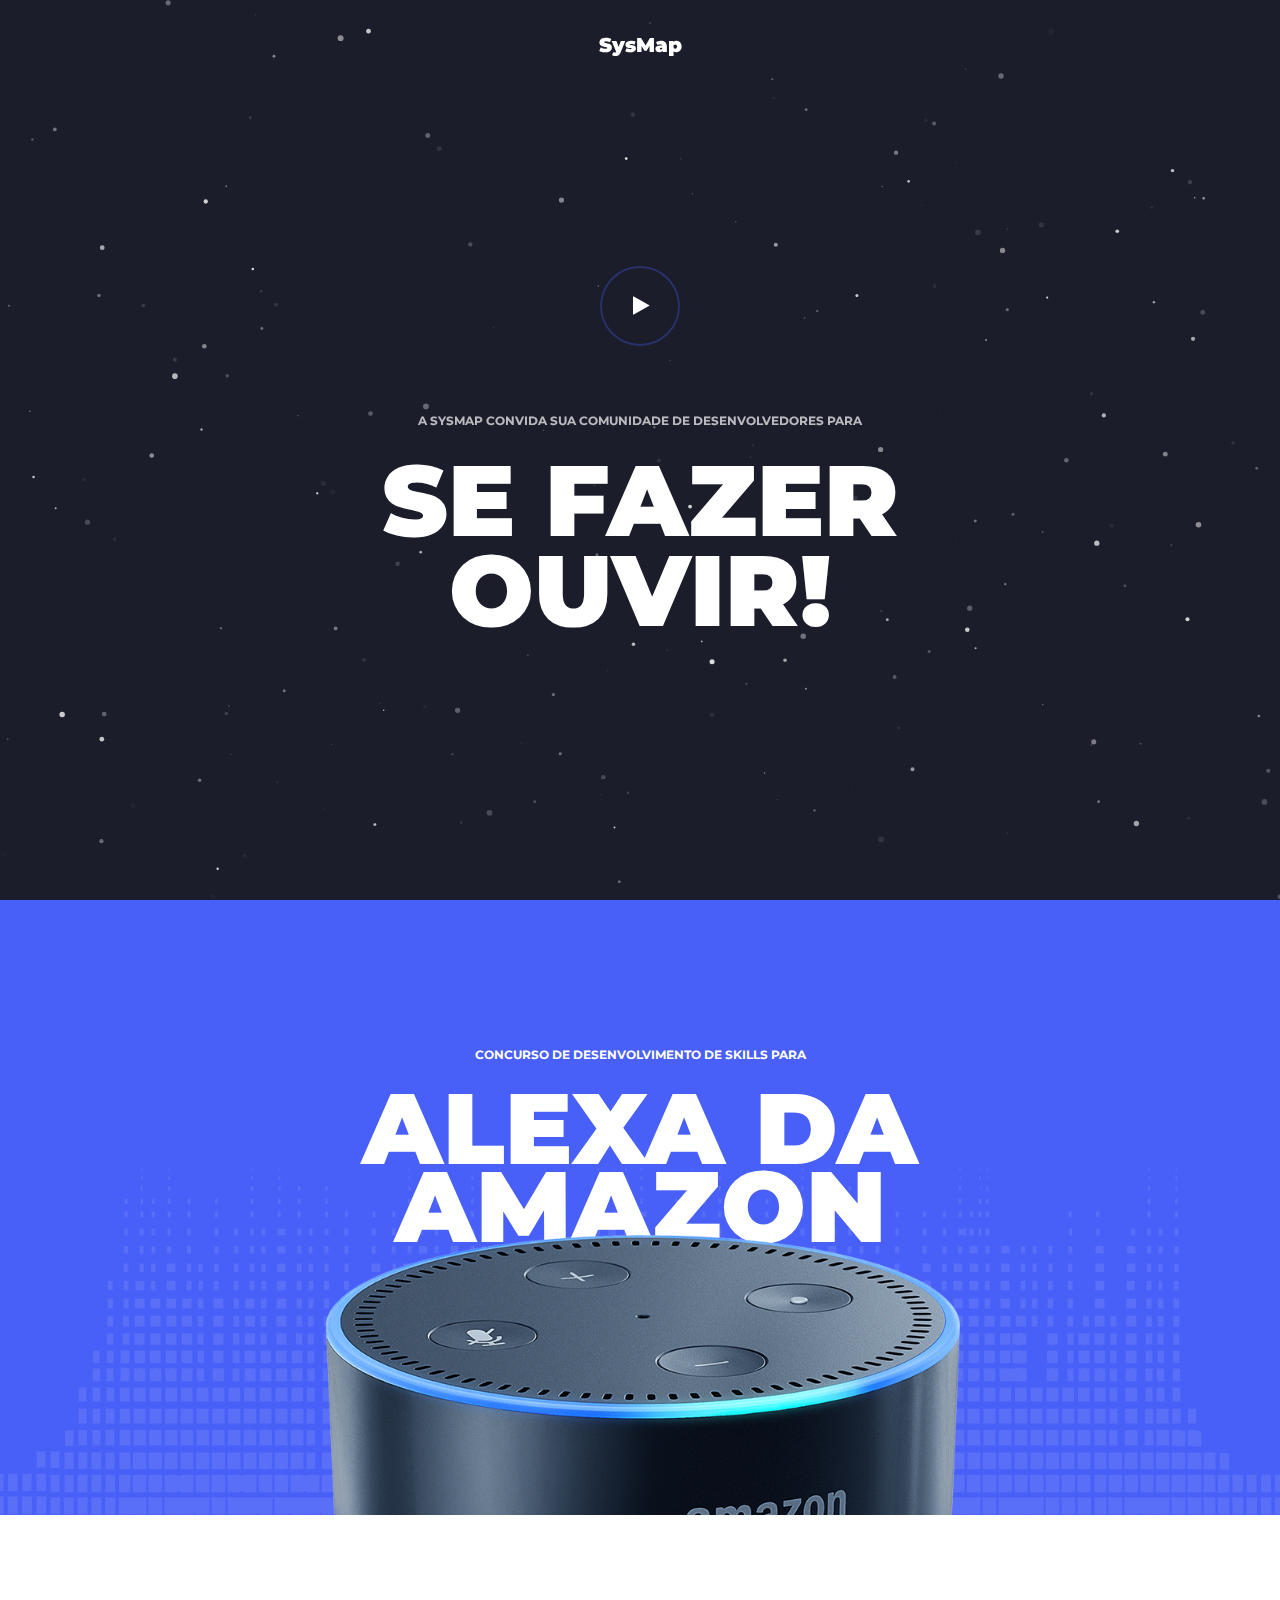
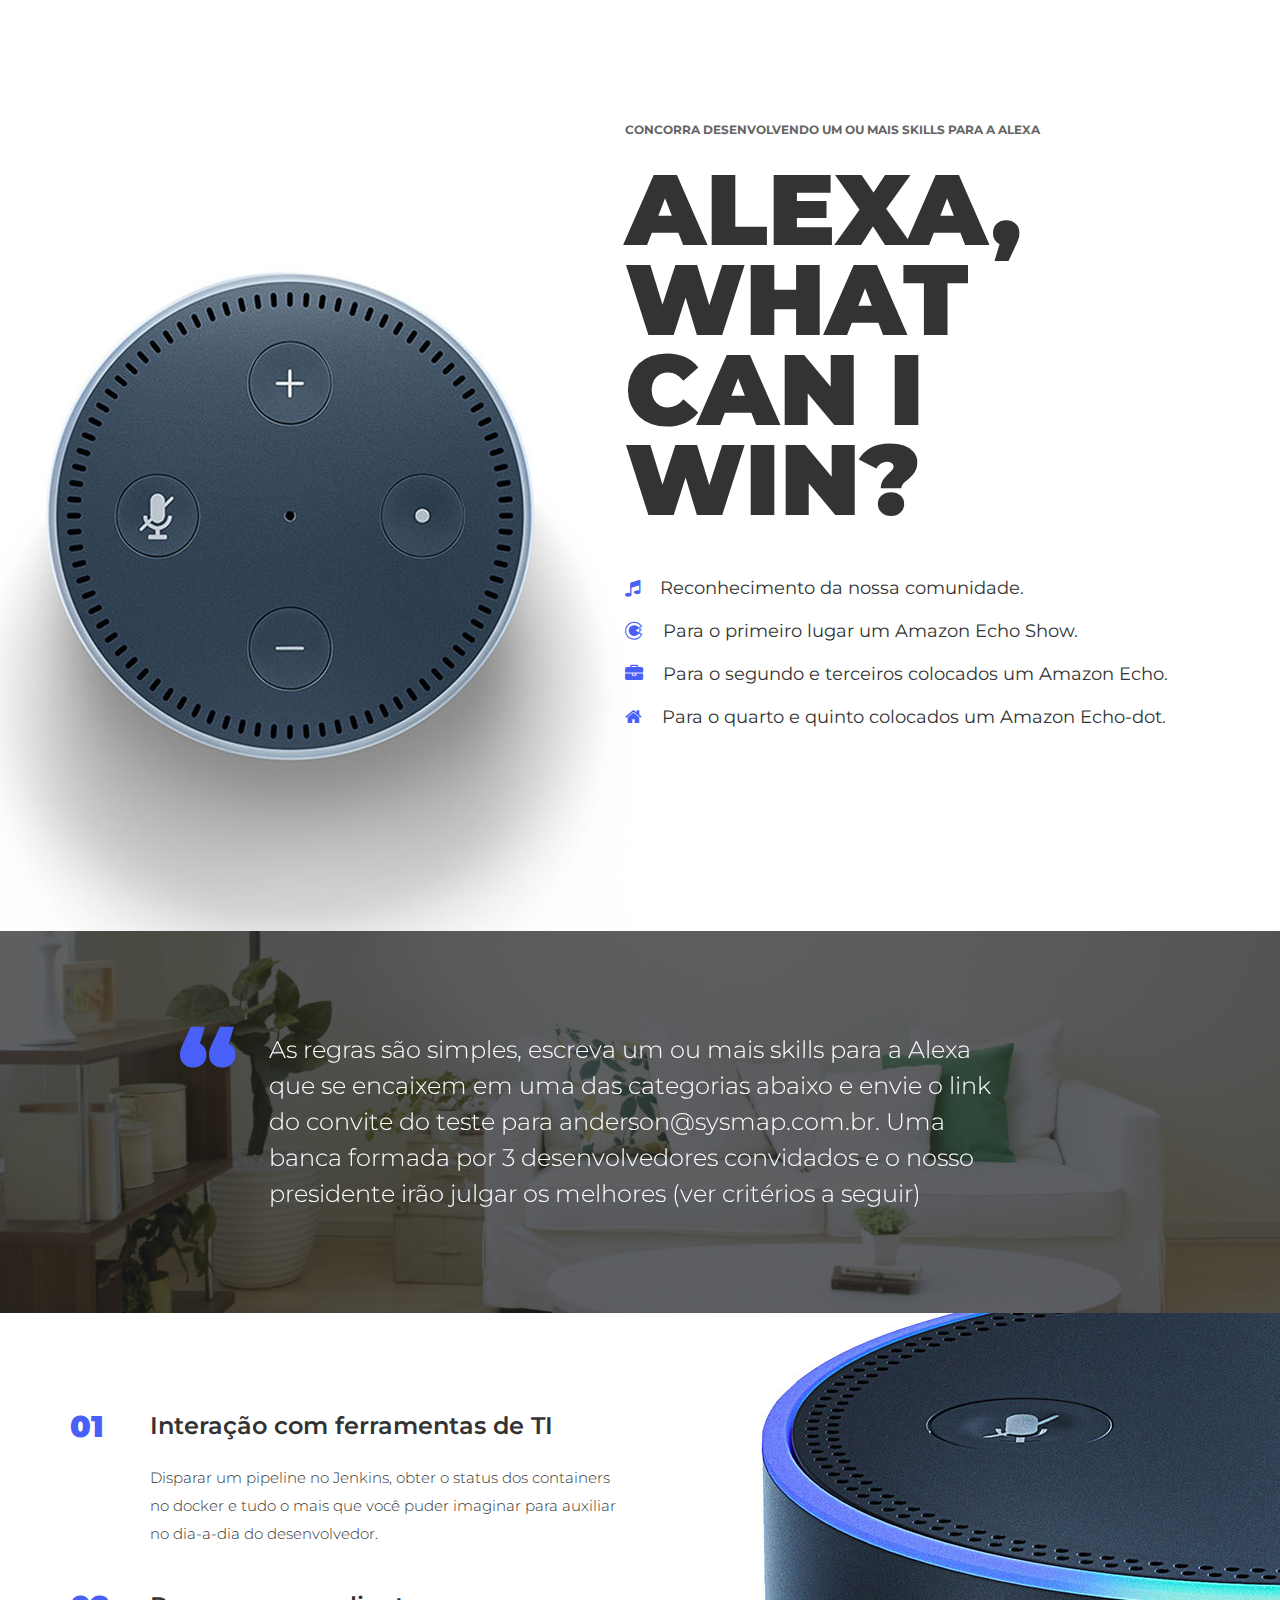
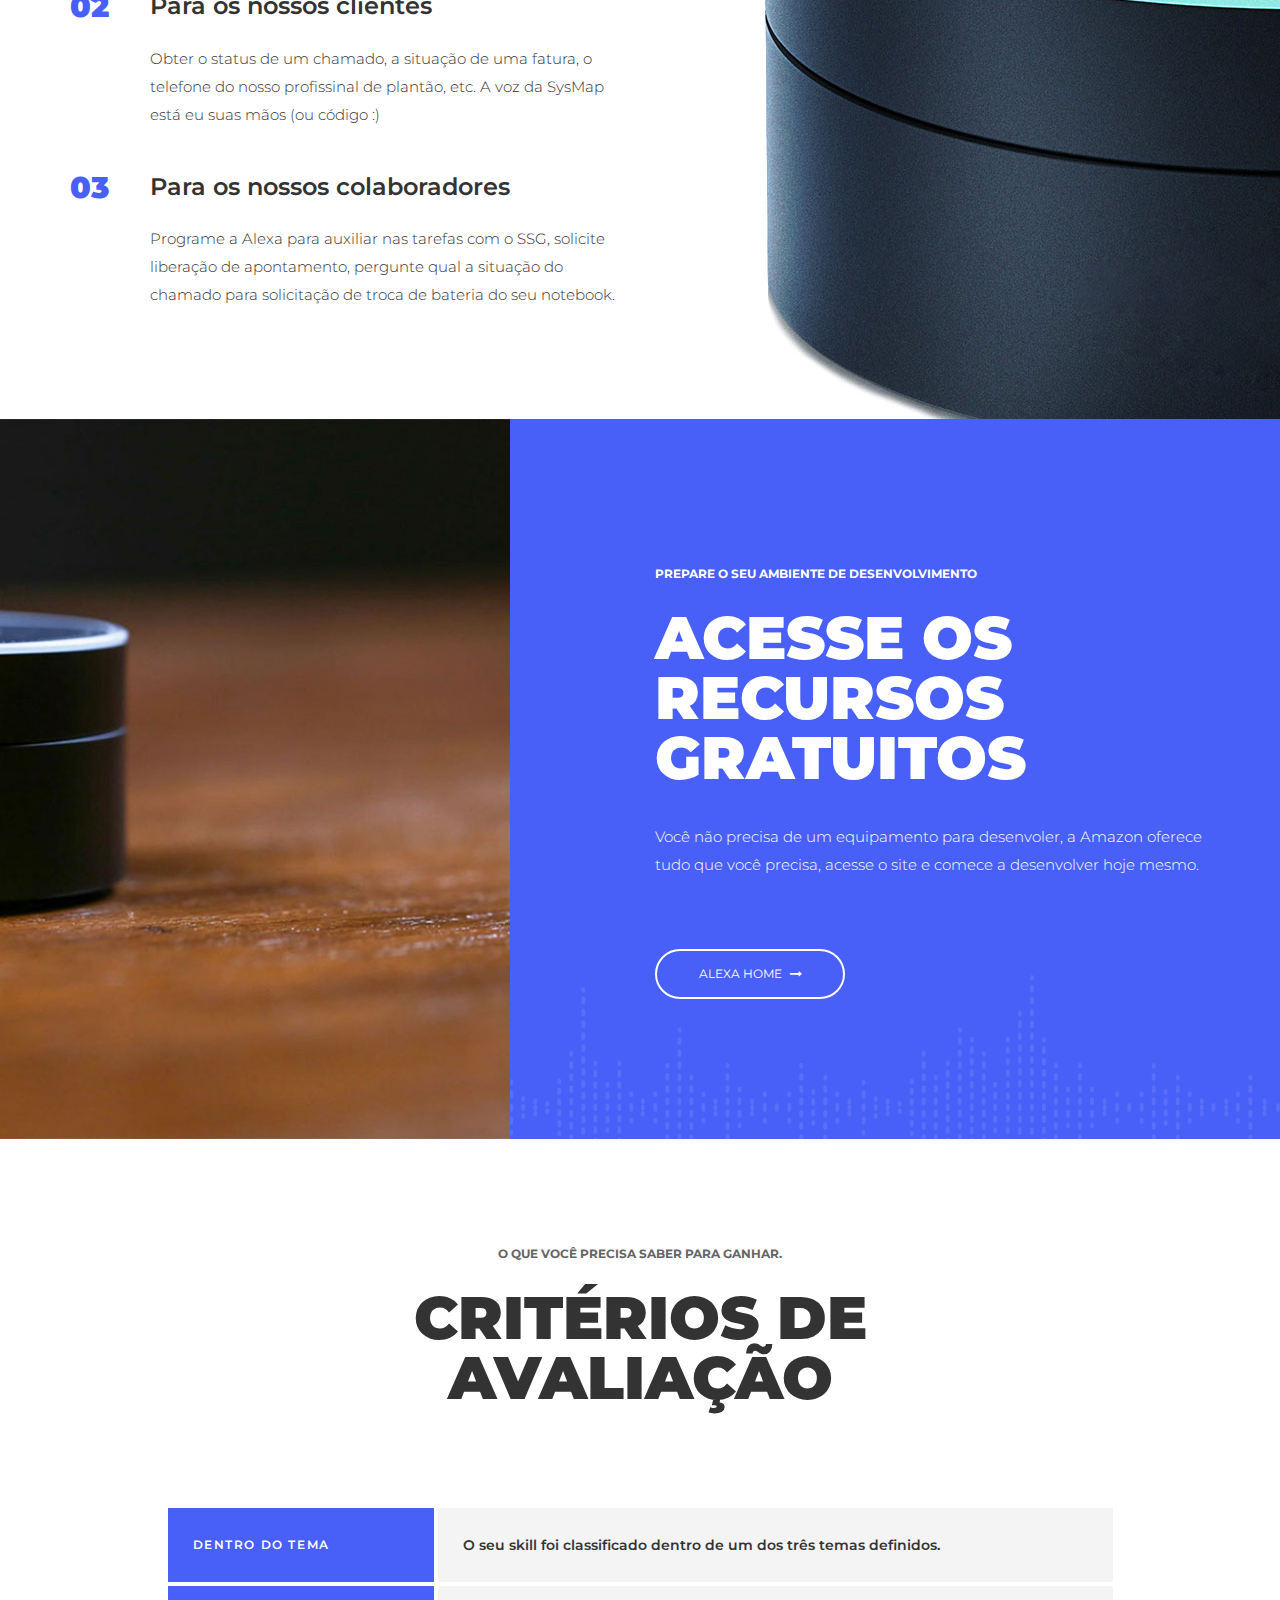
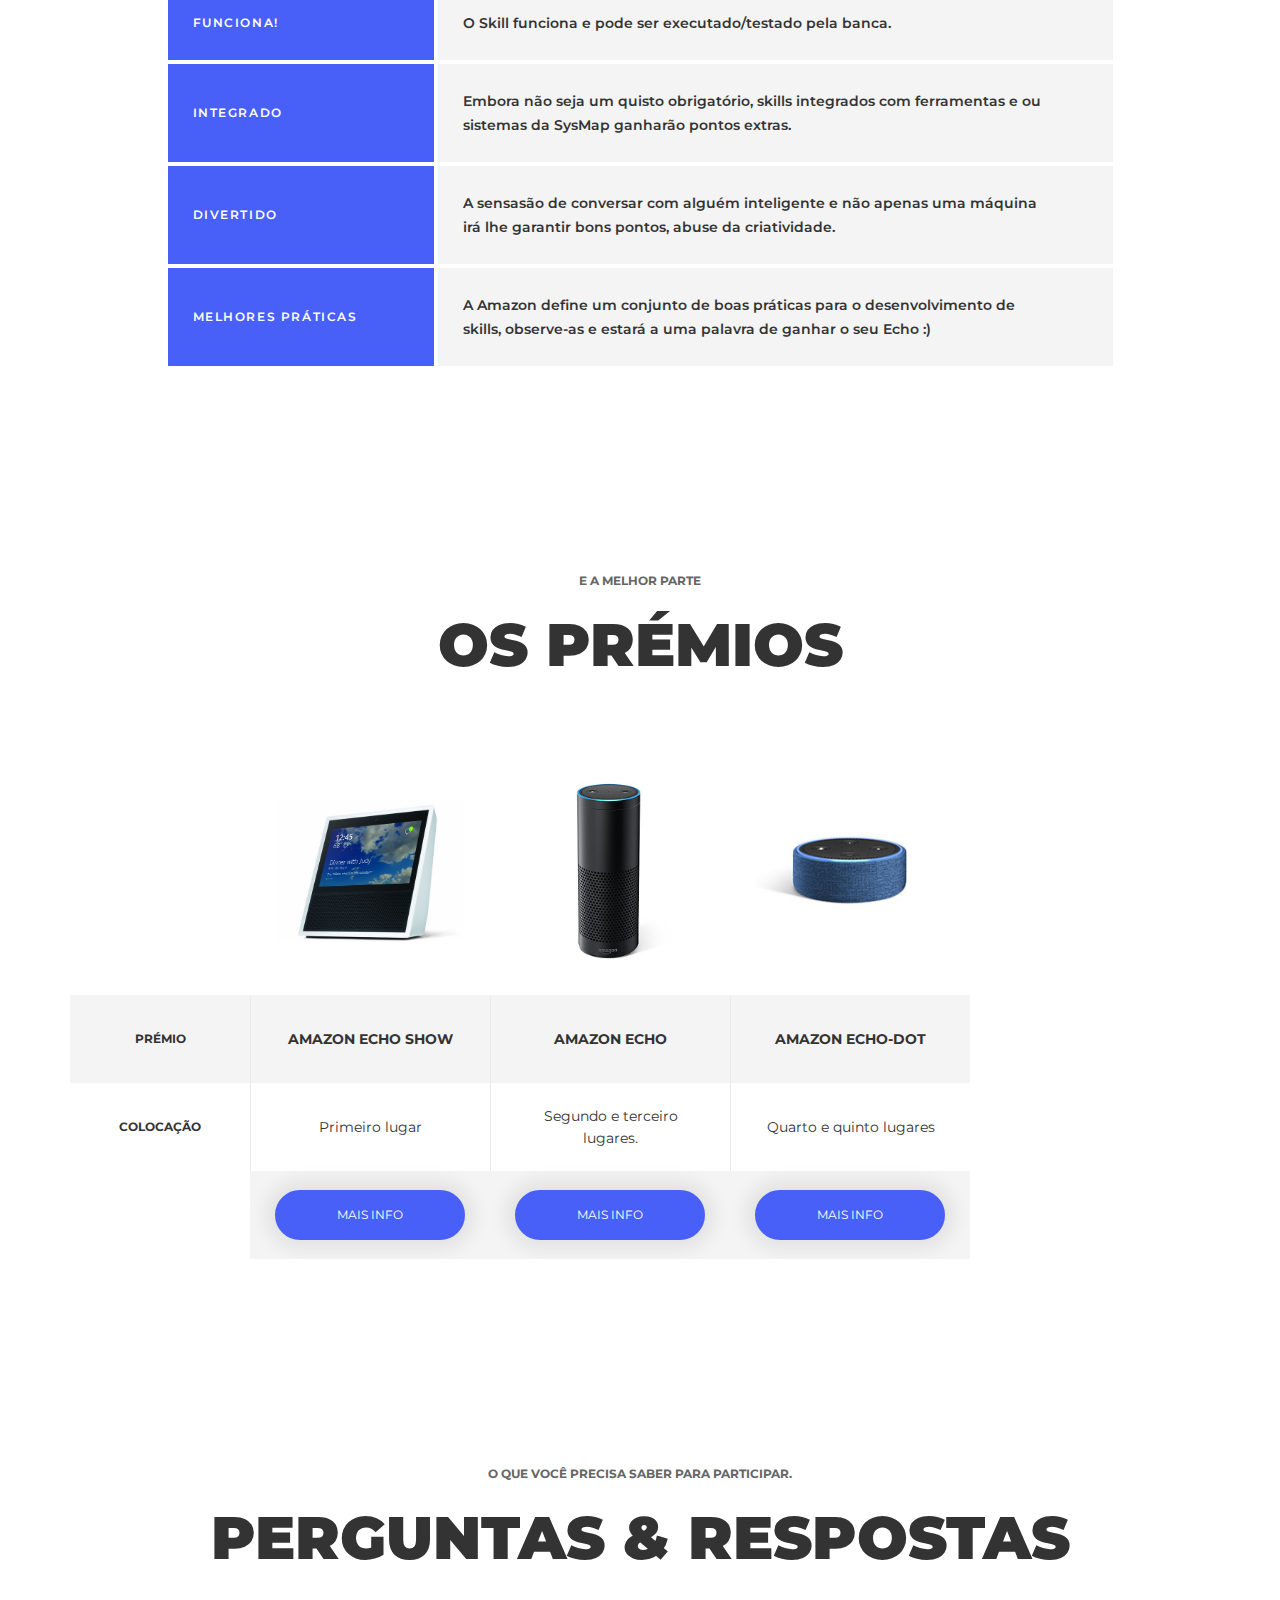
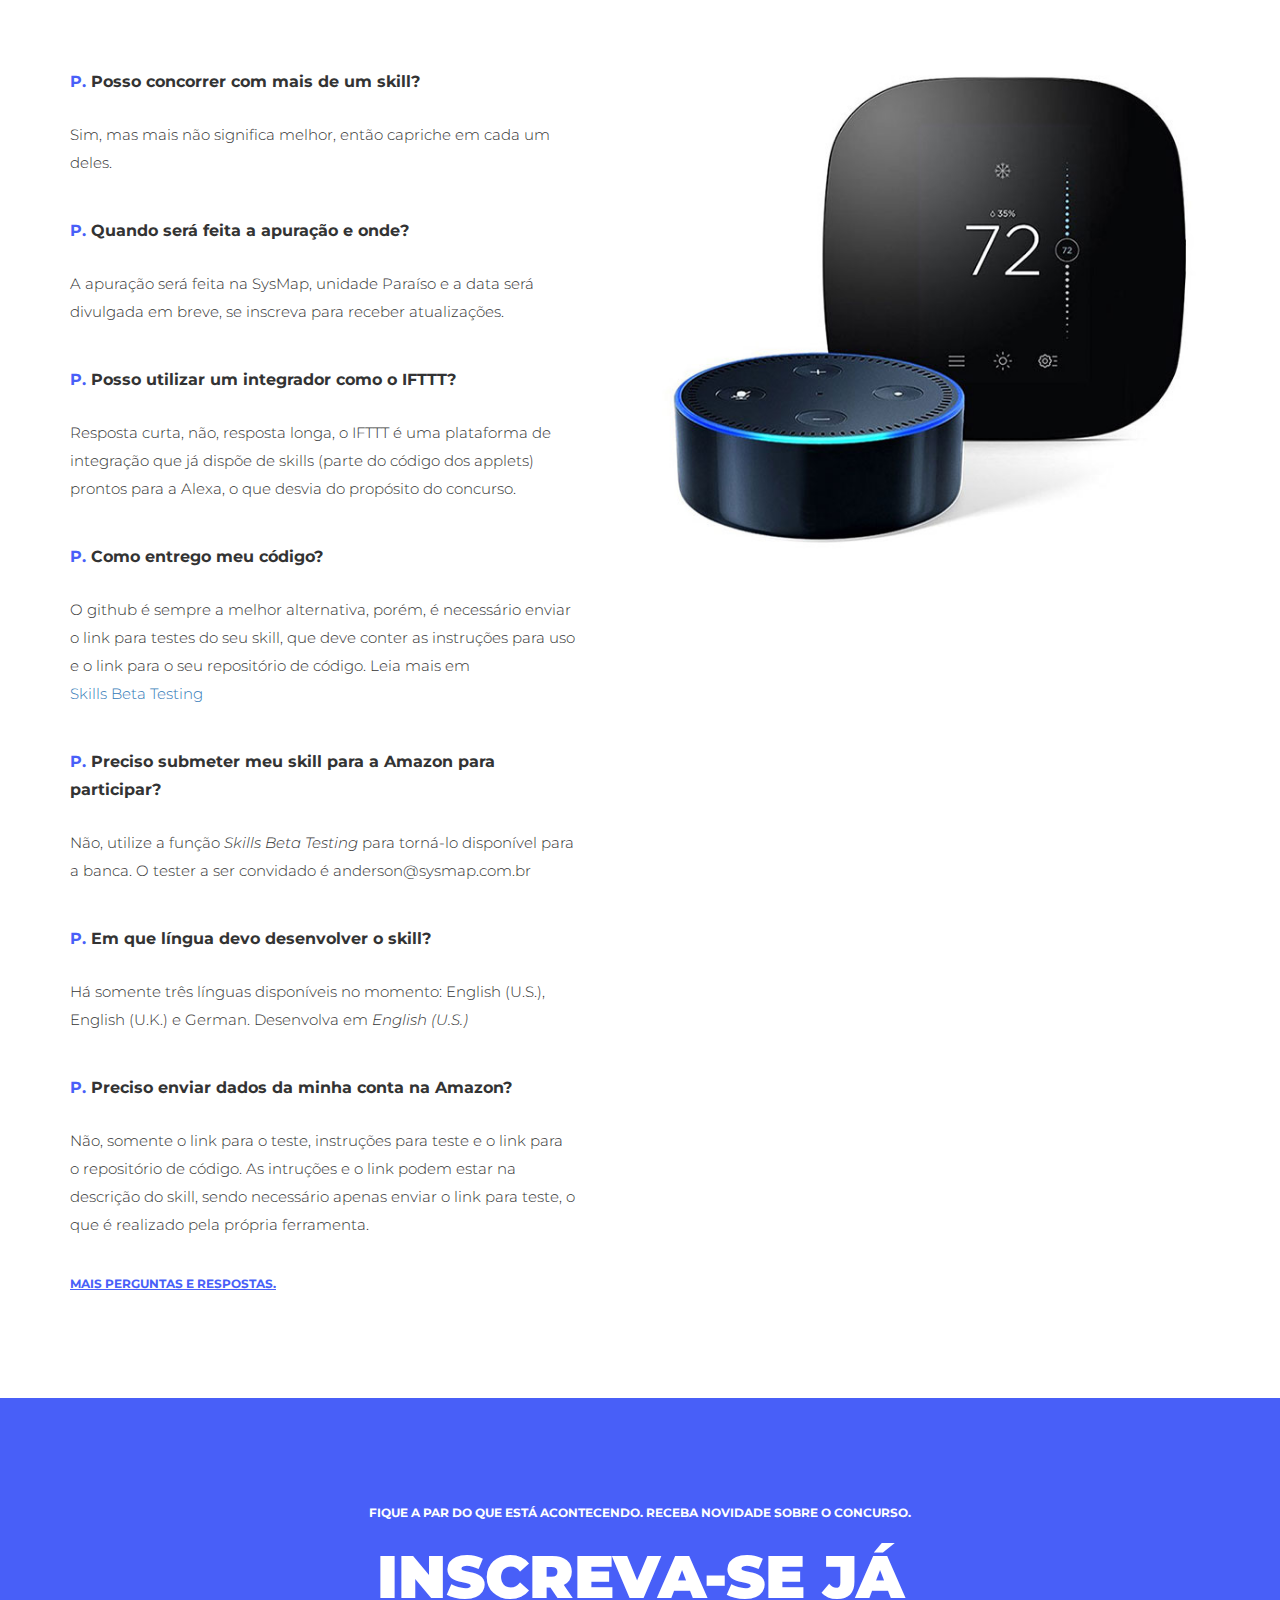
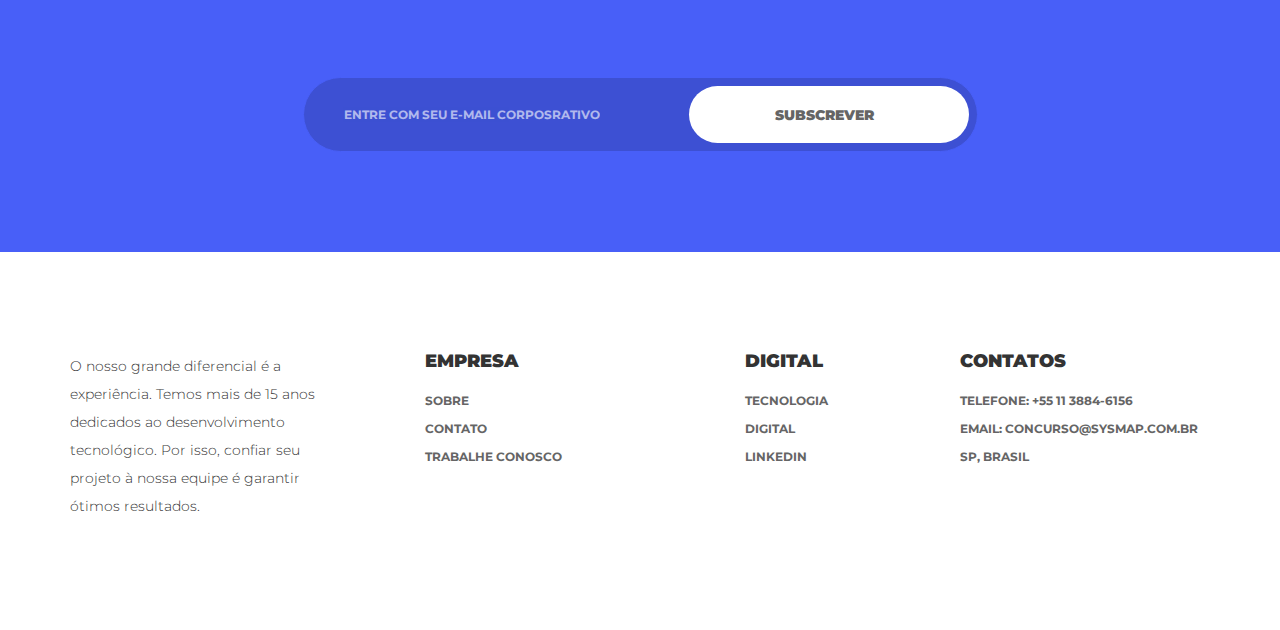
<file: contest-site/index.html>
<!DOCTYPE html>
<html lang="pt-br">

<head>
    <meta charset="utf-8">
    <meta http-equiv="X-UA-Compatible" content="IE=edge">
    <meta name="viewport" content="width=device-width, initial-scale=1">
    <title>Alexa - Skill Contest by SysMap</title>

    <!--all css files-->
<link href="https://fonts.googleapis.com/css?family=Montserrat:300,400,600,700,900" rel="stylesheet">
<link rel="stylesheet" href="assets/css/bootstrap.min.css">
<link rel="stylesheet" href="assets/css/font-awesome.min.css">
<link rel="stylesheet" href="assets/css/slick.min.css">
<link rel="stylesheet" href="assets/css/animate.css">
<link rel="stylesheet" href="assets/css/magnific.pupup.css">
<link rel="stylesheet" href="assets/css/sweet.alert.css">
<link rel="stylesheet" href="assets/css/slicknav.css">
<link rel="stylesheet" href="assets/css/main.css"> <!-- main stylesheet -->
<link rel="stylesheet" href="style.css">

</head>

<body>

<!-- start .preloader -->
<div class="preloader">
    <div class="inner text-center">
        <span class="preloader-spin"></span>
    </div>
</div>
<!-- end .preloader -->

<div class="site_wrap">
<div class="eco--header--wraper eco--header--2 eco--white--style">
    <div class="eco--header--top">
        <div class="container">
            <div class="row">
                <div class="col-md-12 text-center">
                    <div class="eco--logo">
                        <a href="http://www.sysmap.com.br">SysMap</a>
                    </div>
                </div>
            </div>
        </div>
    </div> <!-- end .eco-header-top -->
</div> <!-- end .eco-header-wraper -->
<div class="eco--home--area--4 c7-bg particle-parent">
    <div class="container">
        <div class="row">
            <div class="col-md-8 col-md-offset-2">
                <div class="eco--home--content--4">
                    <div class="eco--sec--title--white">
                        <div class="eco--btn--wrap eco--mb60">
                            <a href="https://youtu.be/UOEIH2l9z7c" class="eco--video--btn--2 eco--popup fa fa-play"></a>
                        </div>
                        <span>A SysMap convida sua comunidade de desenvolvedores para</span>
                        <h1>se fazer ouvir!</h1>
                    </div>
                </div>
            </div>
        </div>
    </div>
    <div id="particles-js"></div>
</div> <!-- end .eco-home-area-1 -->
<div class="eco--promo--1 eco--pd--140 c1-bg eco--bg--ptrn--1">
    <div class="container">
        <div class="row">
            <div class="col-md-8 col-md-offset-2">
                <div class="eco--sec--title--white text-center">
                    <span>Concurso de desenvolvimento de Skills para</span>
                    <h1>Alexa da Amazon</h1>
                </div>
            </div>
        </div>
        <div class="eco--promo--image--1">
            <img src="assets/img/item-02.png" alt="">
        </div>
    </div>
</div> <!-- end .eco-promo-1 -->
<div class="eco--promo--2 eco--pd--200" id="promo2">
    <div class="container">
        <div class="row">
            <div class="col-lg-6 col-lg-offset-6 col-md-8 col-md-offset-4">
                <div class="eco--inner eco--ml-30">
                    <div class="eco--sec--title">
                        <span>Concorra desenvolvendo um ou mais skills para a Alexa</span>
                        <h1>Alexa, what can I win?</h1>
                    </div>
                    <ul class="eco--promo--list--1 eco--mt50">
                        <li>
                            <i class="fa fa-music"></i>
                            Reconhecimento da nossa comunidade.
                        </li>
                        <li>
                            <i class="fa fa-codiepie"></i>
                            Para o primeiro lugar um Amazon Echo Show.
                        </li>
                        <li>
                            <i class="fa fa-briefcase"></i>
                            Para o segundo e terceiros colocados um Amazon Echo.
                        </li>
                        <li>
                            <i class="fa fa-home"></i>
                            Para o quarto e quinto colocados um Amazon Echo-dot.
                        </li>
                    </ul>
                </div>
            </div>
        </div>
        <div class="eco--promo--image--2">
            <img src="assets/img/item-03.jpg" alt="">
        </div>
    </div>
</div> <!-- end .eco-promo-2 -->
<div class="eco--review--area--1 eco--overlay--1 eco--pd--100" style="background-image: url(assets/img/review-bg.jpg)">
    <div class="container">
        <div class="row">
            <div class="col-md-10 col-md-offset-1">
                <div class="eco--review--slider--1">
                    <div class="eco--single--slide">
                        <h3>As regras são simples, escreva um ou mais skills para a Alexa que se encaixem em uma das categorias abaixo e envie o link do convite do teste para anderson@sysmap.com.br. Uma banca formada por 3 desenvolvedores convidados e o nosso presidente irão julgar os melhores (ver critérios a seguir)</h3>
                    </div>
                    <div class="eco--single--slide">
                        <h3>As regras são simples, escreva um ou mais skills para a Alexa que se encaixem em uma das categorias abaixo e envie o link do convite do teste para anderson@sysmap.com.br. Uma banca formada por 3 desenvolvedores convidados e o nosso presidente irão julgar os melhores (ver critérios a seguir)</h3>
                    </div>
                    <div class="eco--single--slide">
                        <h3>As regras são simples, escreva um ou mais skills para a Alexa que se encaixem em uma das categorias abaixo e envie o link do convite do teste para anderson@sysmap.com.br. Uma banca formada por 3 desenvolvedores convidados e o nosso presidente irão julgar os melhores (ver critérios a seguir)</h3>
                    </div>
                </div>
            </div>
        </div>
    </div>
</div> <!-- end .eco-review-area-1 -->
<div class="eco--feature--area--1 eco--pd--100">
	<div class="container">
		<div class="row">
			<div class="col-md-6">
				<div class="eco--feature--1">
					<div class="eco--single--feature--1">
						<span class="eco--feature--left">01</span>
						<div class="eco--feature--right">
							<h3>Interação com ferramentas de TI</h3>
							<p>Disparar um pipeline no Jenkins, obter o status dos containers no docker e tudo o mais que você puder imaginar para auxiliar no dia-a-dia do desenvolvedor.</p>
						</div>
					</div> <!-- .eco-single-feature-1 -->
					<div class="eco--single--feature--1">
						<span class="eco--feature--left">02</span>
						<div class="eco--feature--right">
							<h3>Para os nossos clientes</h3>
							<p>Obter o status de um chamado, a situação de uma fatura, o telefone do nosso profissinal de plantão, etc. A voz da SysMap está eu suas mãos (ou código :)</p>
						</div>
					</div> <!-- .eco-single-feature-1 -->
					<div class="eco--single--feature--1">
						<span class="eco--feature--left">03</span>
						<div class="eco--feature--right">
							<h3>Para os nossos colaboradores</h3>
							<p>Programe a Alexa para auxiliar nas tarefas com o SSG, solicite liberação de apontamento, pergunte qual a situação do chamado para solicitação de troca de bateria do seu notebook.</p>
						</div>
					</div> <!-- .eco-single-feature-1 -->
				</div> <!-- .eco-feature-1 -->
			</div>
		</div>
        <div class="eco--feature--image--1">
            <img src="assets/img/item-04.jpg" alt="">
        </div>
	</div>
</div><div class="eco--promo--3 eco--pd--140 eco--pd--140 c1-bg eco--bg--ptrn--2">
    <div class="container">
        <div class="row">
            <div class="col-lg-6 col-lg-offset-6 col-md-7 col-md-offset-5">
                <div class="eco--inner eco--ml-50">
                    <div class="eco--sec--title--white eco--small">
                        <span>Prepare o seu ambiente de desenvolvimento</span>
                        <h1>Acesse os recursos gratuitos</h1>
                    </div>
                    <div class="eco--content eco--mt35">
                       <p>Você não precisa de um equipamento para desenvoler, a Amazon oferece tudo que você precisa, acesse o site e comece a desenvolver hoje mesmo.</p>
                        <div class="eco--btn--wrap eco--mt70">
                            <a href="https://developer.amazon.com/alexa" class="eco--btn eco--bordered--white">Alexa home<i class="fa fa-long-arrow-right"></i></a>
                        </div>
                    </div>
                </div>
            </div>
        </div>
        <div class="eco--promo--image--3">
            <img src="assets/img/item-05.jpg" alt="">
        </div>
    </div>
</div> <!-- end .eco-promo-2 -->
<div class="eco--specification--1 eco--pd--100">
	<div class="container">
		<div class="row">
			<div class="col-md-8 col-md-offset-2">
                <div class="eco--sec--title eco--small text-center">
                    <span>O que você precisa saber para ganhar.</span>
                    <h1>Critérios de Avaliação</h1>
                </div>
			</div>
		</div>
		<div class="row">
			<div class="col-md-10 col-md-offset-1">
				<div class="eco--inner">
					<ul class="eco--specification--list--1 eco--mt100">
						<li>
							<div class="eco--title">Dentro do tema</div>
							<div class="eco--desc">O seu skill foi classificado dentro de um dos três temas definidos.</div>
						</li>
						<li>
							<div class="eco--title">Funciona!</div>
							<div class="eco--desc">O Skill funciona e pode ser executado/testado pela banca.</div>
						</li>
						<li>
							<div class="eco--title">Integrado</div>
							<div class="eco--desc">Embora não seja um quisto obrigatório, skills integrados com ferramentas e ou sistemas da SysMap ganharão pontos extras.</div>
						</li>
						<li>
							<div class="eco--title">Divertido</div>
							<div class="eco--desc">A sensasão de conversar com alguém inteligente e não apenas uma máquina irá lhe garantir bons pontos, abuse da criatividade.</div>
						</li>
						<li>
							<div class="eco--title">Melhores práticas</div>
							<div class="eco--desc">A Amazon define um conjunto de boas práticas para o desenvolvimento de skills, observe-as e estará a uma palavra de ganhar o seu Echo :)</div>
						</li>
					</ul>
				</div>
			</div>
		</div>
	</div>
</div>

<div class="eco--pricing--area--1 eco--pd--100">
    <div class="container">
        <div class="row">
            <div class="col-md-8 col-md-offset-2">
                <div class="eco--sec--title eco--small text-center">
                    <span>E a melhor parte</span>
                    <h1>Os prémios</h1>
                </div>
            </div>
        </div>
        <div class="row">
            <div class="col-md-12">
                <div class="eco--pricing--wrap--1 eco--mt70">
                    <div class="eco--pricing--main--wrap">
                        <ul class="eco--single--pricing--1 eco--pricing--overview hidden-sm hidden-xs">
                            <li>Info</li>
                            <li>Prémio</li>
                            <li>Colocação</li>
                        </ul>
                        <ul class="eco--single--pricing--1">
                            <li><img src="assets/img/echo-show-b.jpg" alt=""></li>
                            <li>
                                <strong class="pt">Prémio</strong>
                                Amazon Echo Show
                            </li>
                            <li>
                                <strong class="pt">Colocação</strong>
                                Primeiro lugar
                            </li>
                            <li><a href="https://www.amazon.com/b/?ie=UTF8&node=9818047011&ref_=fs_ods_fs_aucc_cp" class="eco--btn">Mais info</a></li>
                        </ul>
                        <ul class="eco--single--pricing--1">
                            <li><img src="assets/img/echo-b.jpg" alt=""></li>
                            <li>
                                <strong class="pt">Prémio</strong>
                                Amazon Echo
                            </li>
                            <li>
                                <strong class="pt">Colocação</strong>
                                Segundo e terceiro lugares.
                            </li>
                            <li><a href="https://www.amazon.com/b/?ie=UTF8&node=9818047011&ref_=fs_ods_fs_aucc_cp" class="eco--btn">Mais info</a></li>
                        </ul>
                        <ul class="eco--single--pricing--1">
                            <li><img src="assets/img/pricing-3.jpg" alt=""></li>
                            <li>
                                <strong class="pt">Prémio</strong>
                                Amazon Echo-dot
                            </li>
                            <li>
                                <strong class="pt">Colocação</strong>
                                Quarto e quinto lugares
                            </li>
                            <li><a href="https://www.amazon.com/b/?ie=UTF8&node=9818047011&ref_=fs_ods_fs_aucc_cp" class="eco--btn">Mais info</a></li>
                        </ul>

                    </div>
                </div>
            </div>
        </div>
    </div>
</div>

<div class="eco--faq--area--1 eco--pd--100">
    <div class="container">
        <div class="row">
			<div class="col-md-10 col-md-offset-1">
                <div class="eco--sec--title eco--small text-center">
                    <span>O que você precisa saber para participar.</span>
                    <h1>Perguntas & Respostas</h1>
                </div>
			</div>
        </div>
        <div class="row">
            <div class="col-md-6">
                <div class="eco--faq--1 eco--mt100 eco--pr50">
                    <div class="eco--single--faq">
                        <h4>Posso concorrer com mais de um skill?</h4>
                        <p>Sim, mas mais não significa melhor, então capriche em cada um deles.</p>
                    </div>
                    <div class="eco--single--faq">
                        <h4>Quando será feita a apuração e onde?</h4>
                        <p>A apuração será feita na SysMap, unidade Paraíso e a data será divulgada em breve, se inscreva para receber atualizações.</p>
                    </div>
                    <div class="eco--single--faq">
                        <h4>Posso utilizar um integrador como o IFTTT?</h4>
                        <p>Resposta curta, não, resposta longa, o IFTTT é uma plataforma de integração que já dispõe de skills (parte do código dos applets) prontos para a Alexa, o que desvia do propósito do concurso.</p>
                    </div>
                    <div class="eco--single--faq">
                        <h4>Como entrego meu código?</h4>
                        <p>O github é sempre a melhor alternativa, porém, é necessário enviar o link para testes do seu skill, que deve conter as instruções para uso e o link para o seu repositório de código. Leia mais em <a href="https://developer.amazon.com/public/solutions/alexa/alexa-skills-kit/docs/skills-beta-testing">Skills Beta Testing</a></p>
                    </div>
                    <div class="eco--single--faq">
                        <h4>Preciso submeter meu skill para a Amazon para participar?</h4>
                        <p>Não, utilize a função <i>Skills Beta Testing</i> para torná-lo disponível para a banca. O tester a ser convidado é anderson@sysmap.com.br</p>
                    </div>
                    <div class="eco--single--faq">
                        <h4>Em que língua devo desenvolver o skill?</h4>
                        <p>Há somente três línguas disponíveis no momento: English (U.S.), English (U.K.) e German. Desenvolva em <i>English (U.S.)</i></p>
                    </div>
                    <div class="eco--single--faq">
                        <h4>Preciso enviar dados da minha conta na Amazon?</h4>
                        <p>Não, somente o link para o teste, instruções para teste e o link para o repositório de código. As intruções e o link podem estar na descrição do skill, sendo necessário apenas enviar o link para teste, o que é realizado pela própria ferramenta.</i></p>
                    </div>
                    <a class="eco--more--faq" href="mailto: anderson@sysmap.com.br">Mais perguntas e respostas.</a>
                </div>
            </div>
            <div class="col-md-6">
                <div class="eco-faq-img eco--mt100">
                    <img src="assets/img/item-06.jpg" alt="">
                </div>
            </div>
        </div>
    </div>
</div>

<div class="eco--newsletter--area--1 c1-bg eco--pd--100">
    <div class="container">
		<div class="row">
			<div class="col-md-10 col-md-offset-1">
                <div class="eco--sec--title--white eco--small text-center">
                    <span>Fique a par do que está acontecendo. Receba novidade sobre o concurso.</span>
                    <h1>Inscreva-se já</h1>
                </div>
			</div>
		</div>
       <div class="row">
           <div class="col-md-8 col-md-offset-2 eco--mt70">
               <form action="//crazycafe.us13.list-manage.com/subscribe/post?u=8b098ef4cf6323e5b448b2b8b&amp;id=43e059c09c" class="eco--mc--form1">
                   <div class="eco--newsletter--1">
                       <div class="eco--inner">
                           <input type="email" placeholder="Entre com seu e-mail corposrativo" required="">
                           <button type="submit">Subscrever &nbsp; <i class="fa fa-spinner fa-pulse hidden submitSpinner"></i></button>
                       </div>

                   </div>
               </form>
           </div>
       </div>
    </div>
</div>
<div class="eco--footer eco--pd--100">
    <div class="container">
        <div class="row">
            <div class="col-sm-3">
                <div class="widget footer_widget">
                    <div class="eco--inner">
                        <p>O nosso grande diferencial é a experiência. Temos mais de 15 anos dedicados ao desenvolvimento tecnológico. Por isso, confiar seu projeto à nossa equipe é garantir ótimos resultados.</p>
                    </div>
                </div>
            </div>
            <div class="col-sm-3">
                <div class="widget footer_widget">
                   <div class="eco--inner">
                        <h4>Empresa</h4>
                        <ul>
                            <li><a href="http://www.sysmap.com.br/web/guest/a-sysmap">Sobre</a></li>
                            <li><a href="http://www.sysmap.com.br/web/guest/contato">Contato</a></li>
                            <li><a href="http://www.sysmap.com.br/web/guest/trabalhe-conosco">Trabalhe conosco</a></li>
                        </ul>
                    </div>
                </div>
            </div>
            <div class="col-sm-3">
                <div class="widget footer_widget">
                    <div class="eco--inner">
                        <h4>Digital</h4>
                        <ul>
                            <li><a href="http://www.sysmap.com.br/web/guest/tecnologia">Tecnologia</a></li>
                            <li><a href="http://www.sysmap.com.br/web/guest/digital">Digital</a></li>
                            <li><a href="https://www.linkedin.com/company/sysmap-solutions">LinkedIn</a></li>
                        </ul>
                    </div>
                </div>
            </div>
            <div class="col-sm-3">
                <div class="widget footer_widget">
                    <div class="eco--inner">
                        <h4>Contatos</h4>
                        <ul>
                            <li>Telefone: <a href="tel: +551138846156">+55 11 3884-6156</a></li>
                            <li>Email: <a href="mailto: concurso@sysmap.com.br">concurso@sysmap.com.br</a></li>
                            <li>SP, Brasil</li>
                        </ul>
                    </div>
                </div>
            </div>
        </div>
    </div>
</div>
</div> <!-- end .site_wrap -->
<!--all JavaScript Files-->
<script src="assets/js/jquery.min.js"></script>
<script src="assets/js/vendor/bootstrap.min.js"></script>
<script src="assets/js/vendor/slick.min.js"></script>
<script src="assets/js/vendor/magnific.popup.min.js"></script>
<script src="assets/js/vendor/ajaxchimp.min.js"></script>
<script src="assets/js/vendor/sweet.alert.min.js"></script>
<script src="assets/js/vendor/particle.min.js"></script>
<script src="assets/js/particle.config.js"></script>
<script src="assets/js/vendor/slicknav.min.js"></script>
<script src="assets/js/active.js"></script>
</body>

</html>
</file>
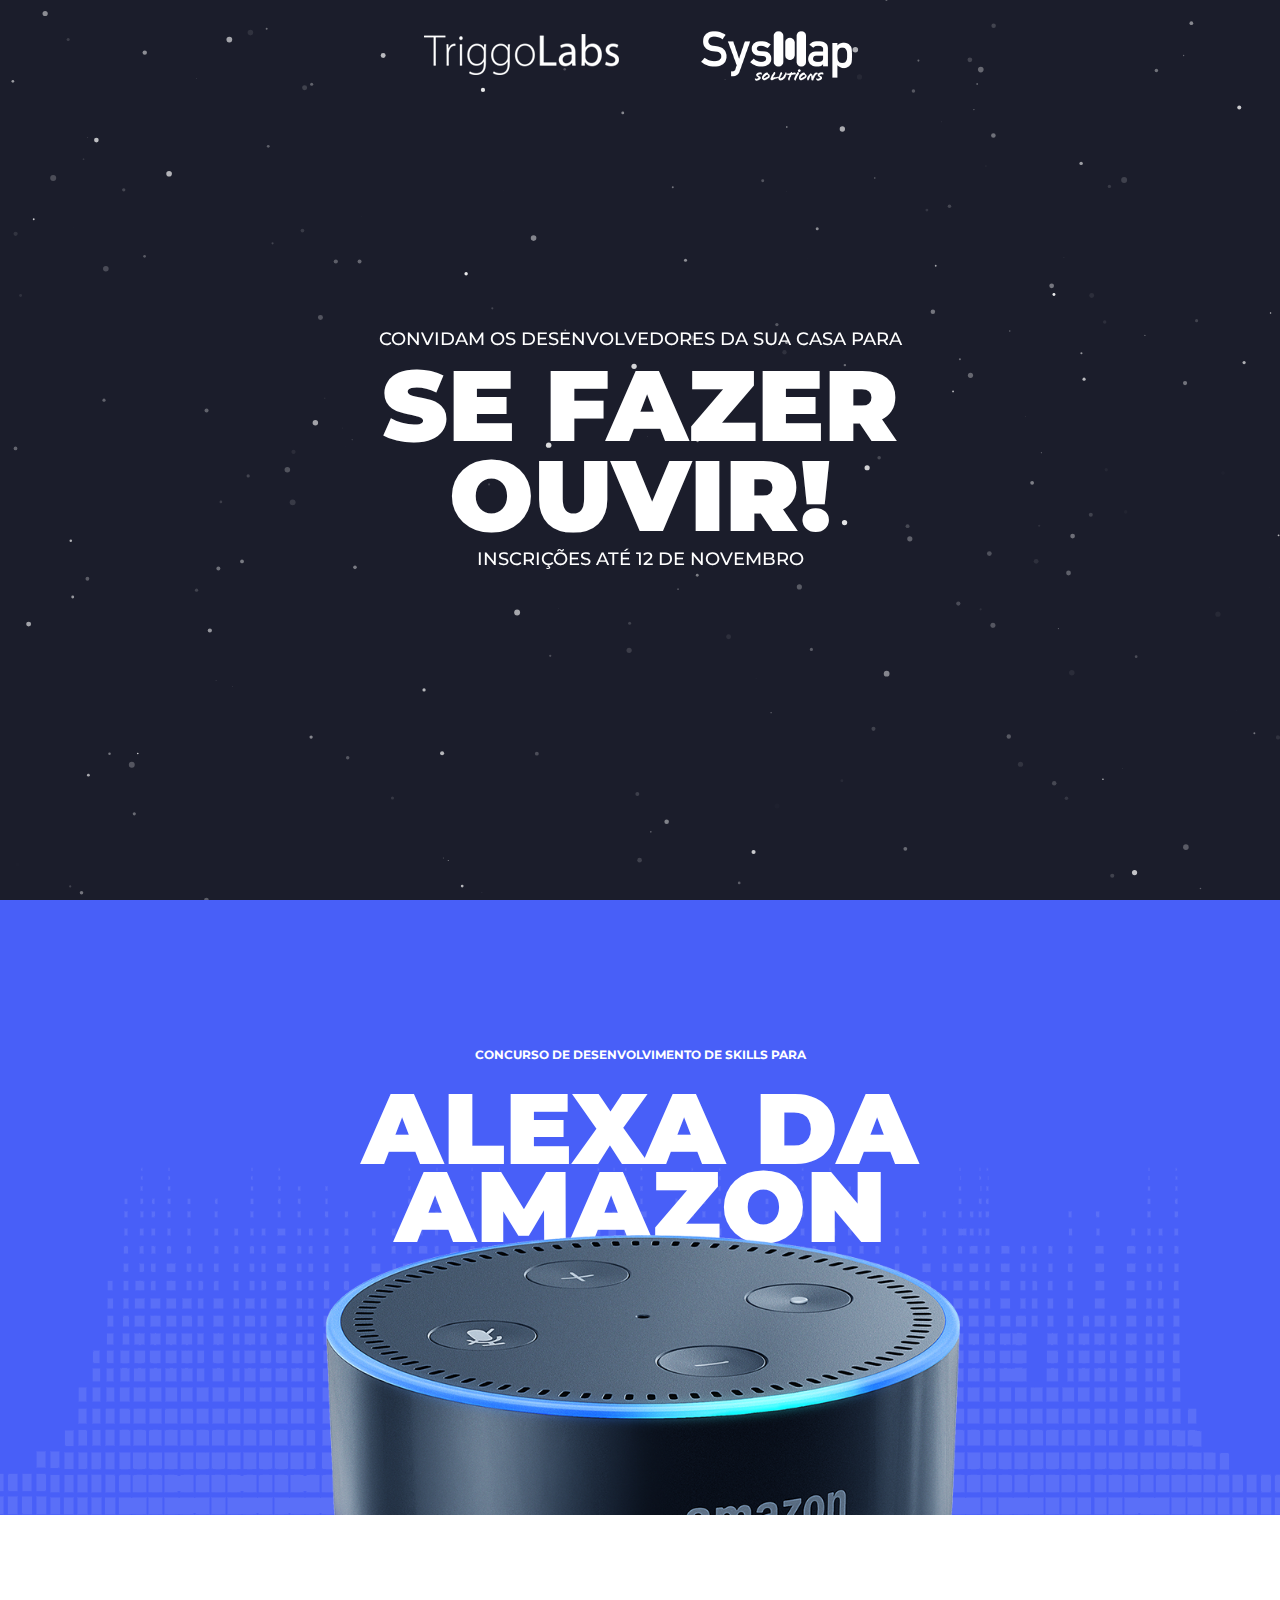
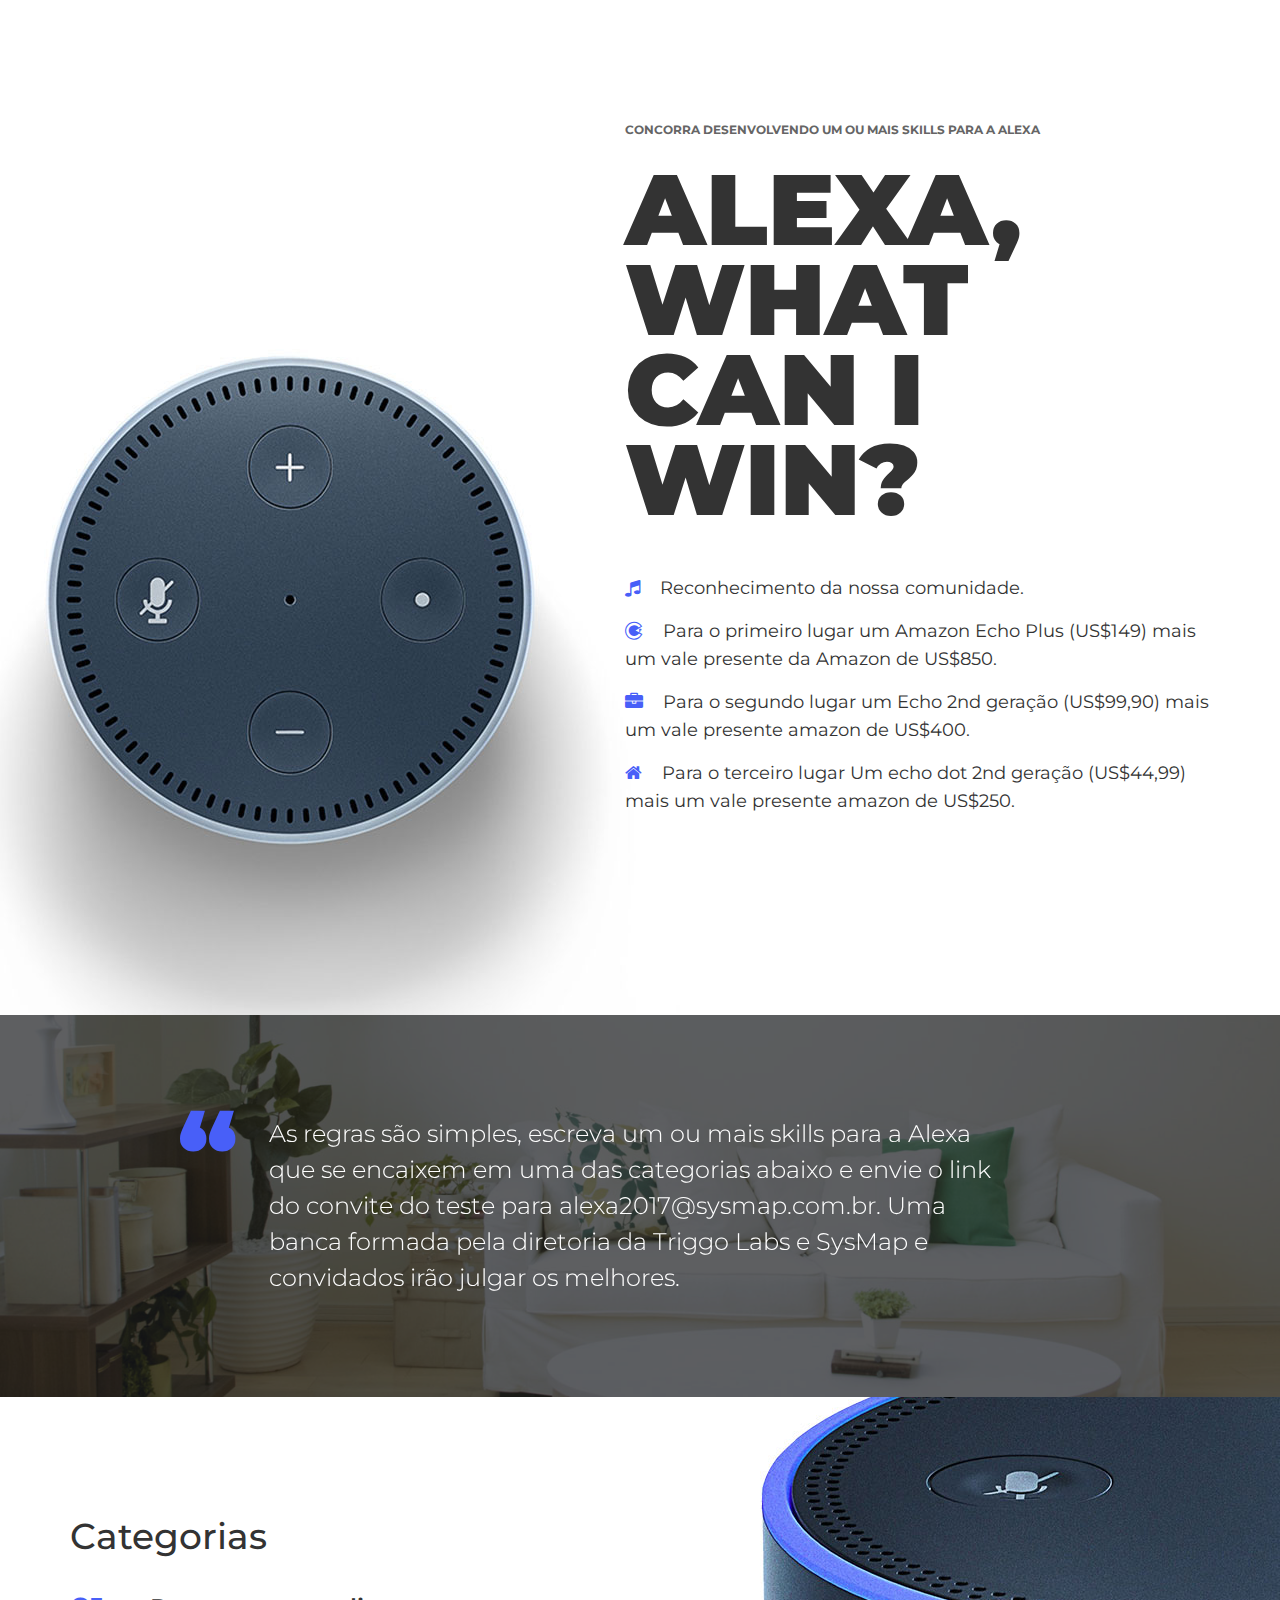
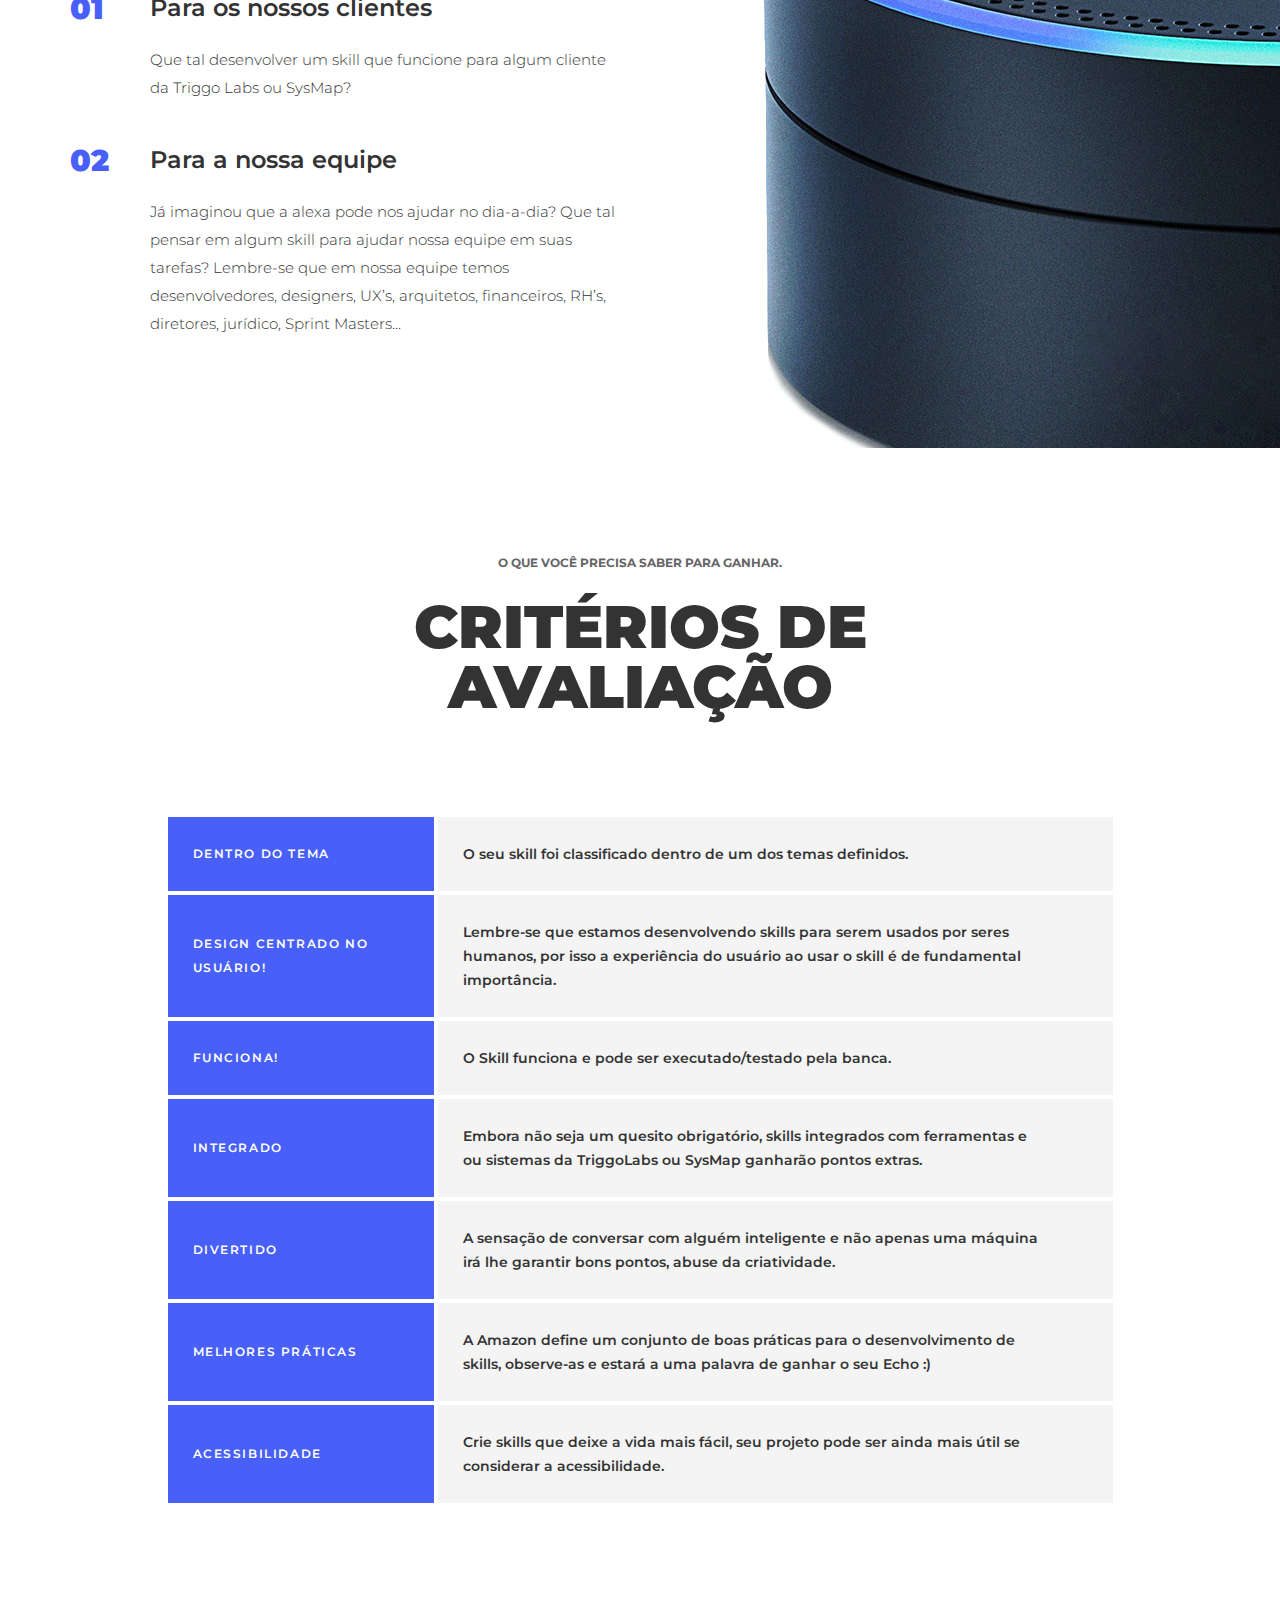
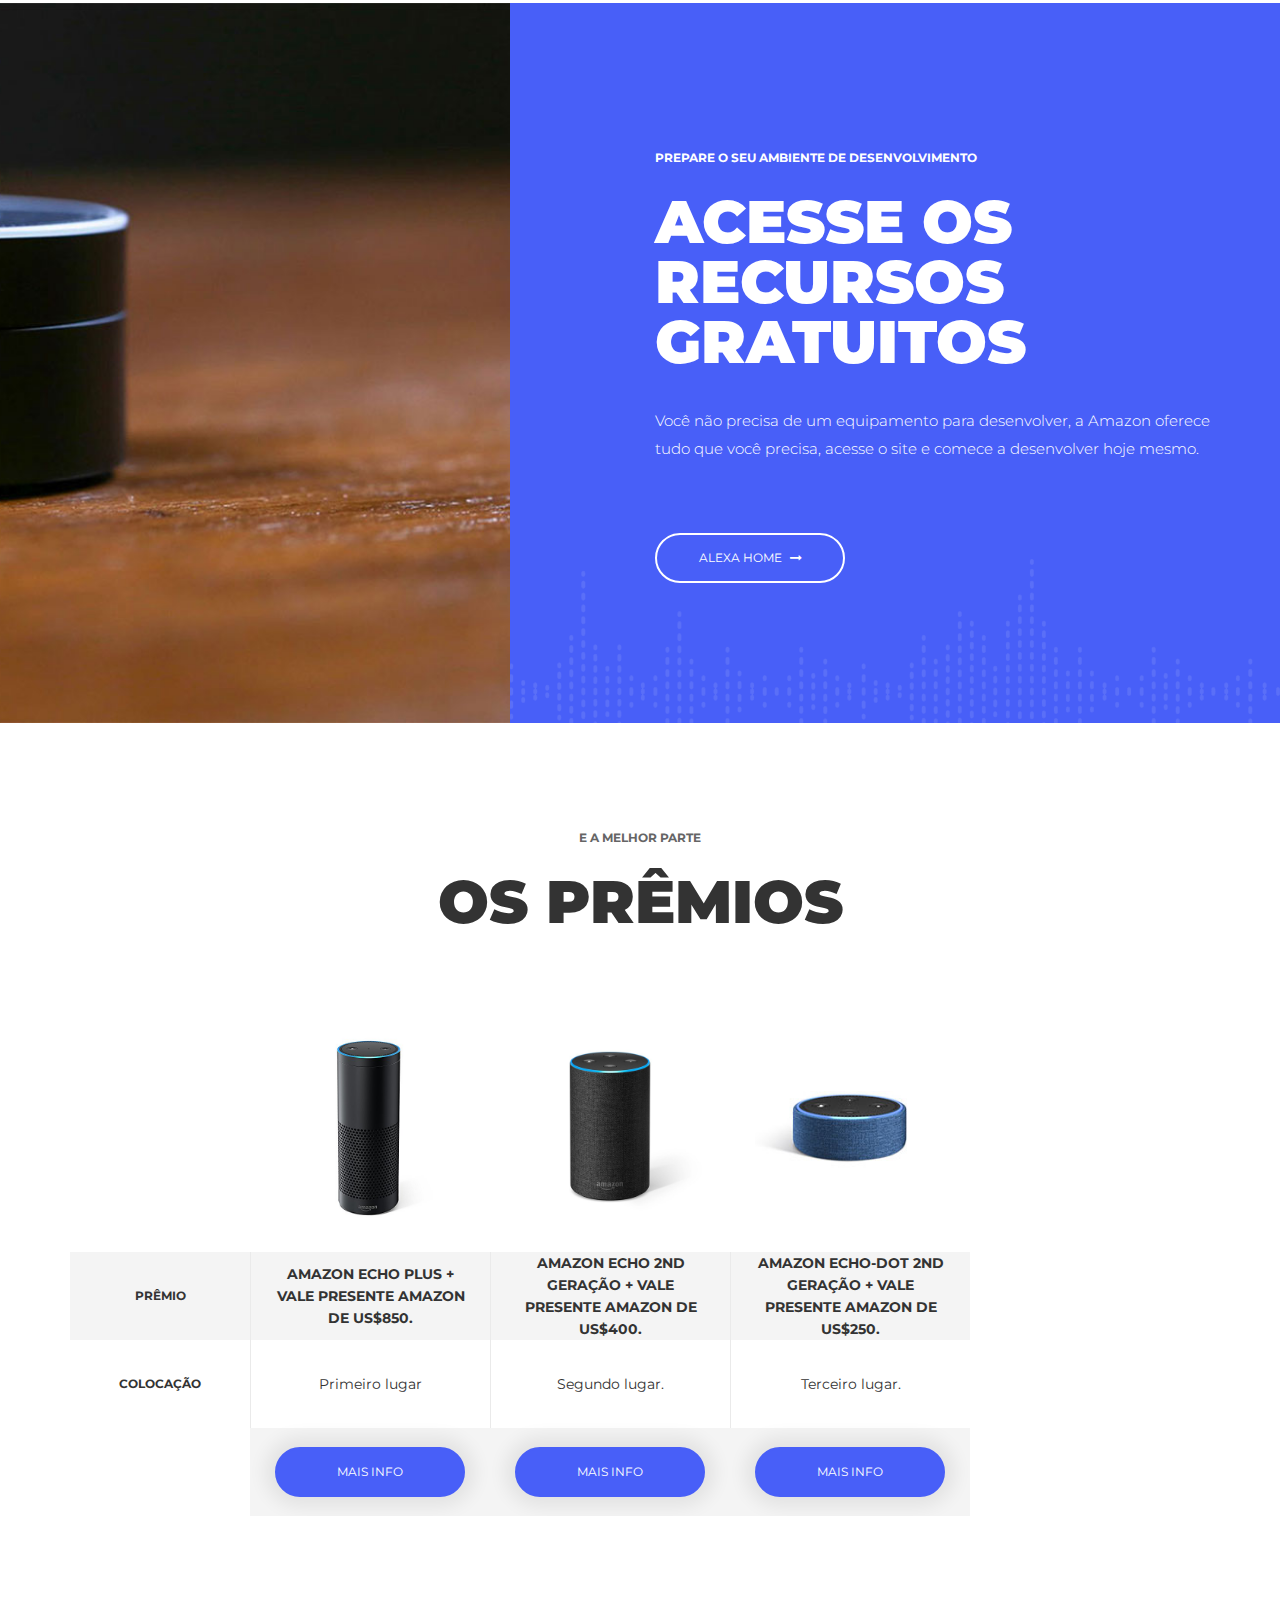
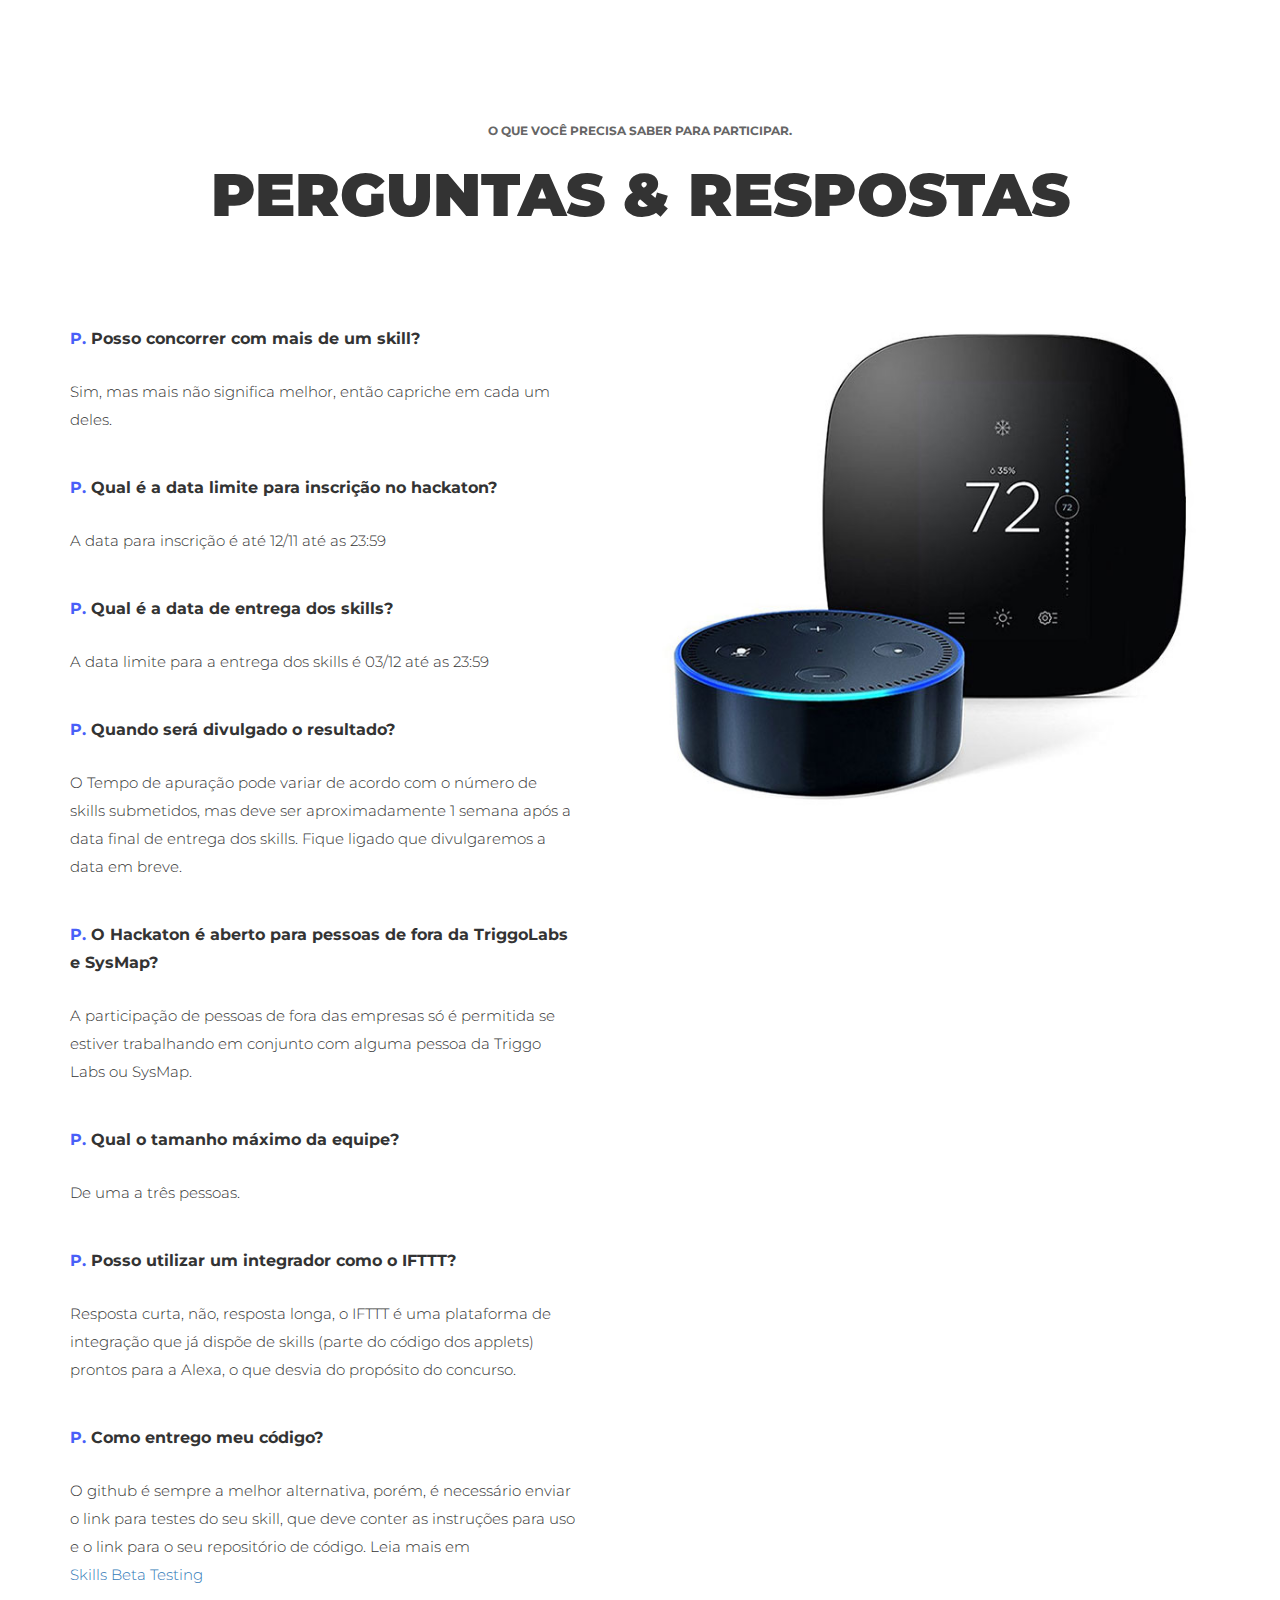
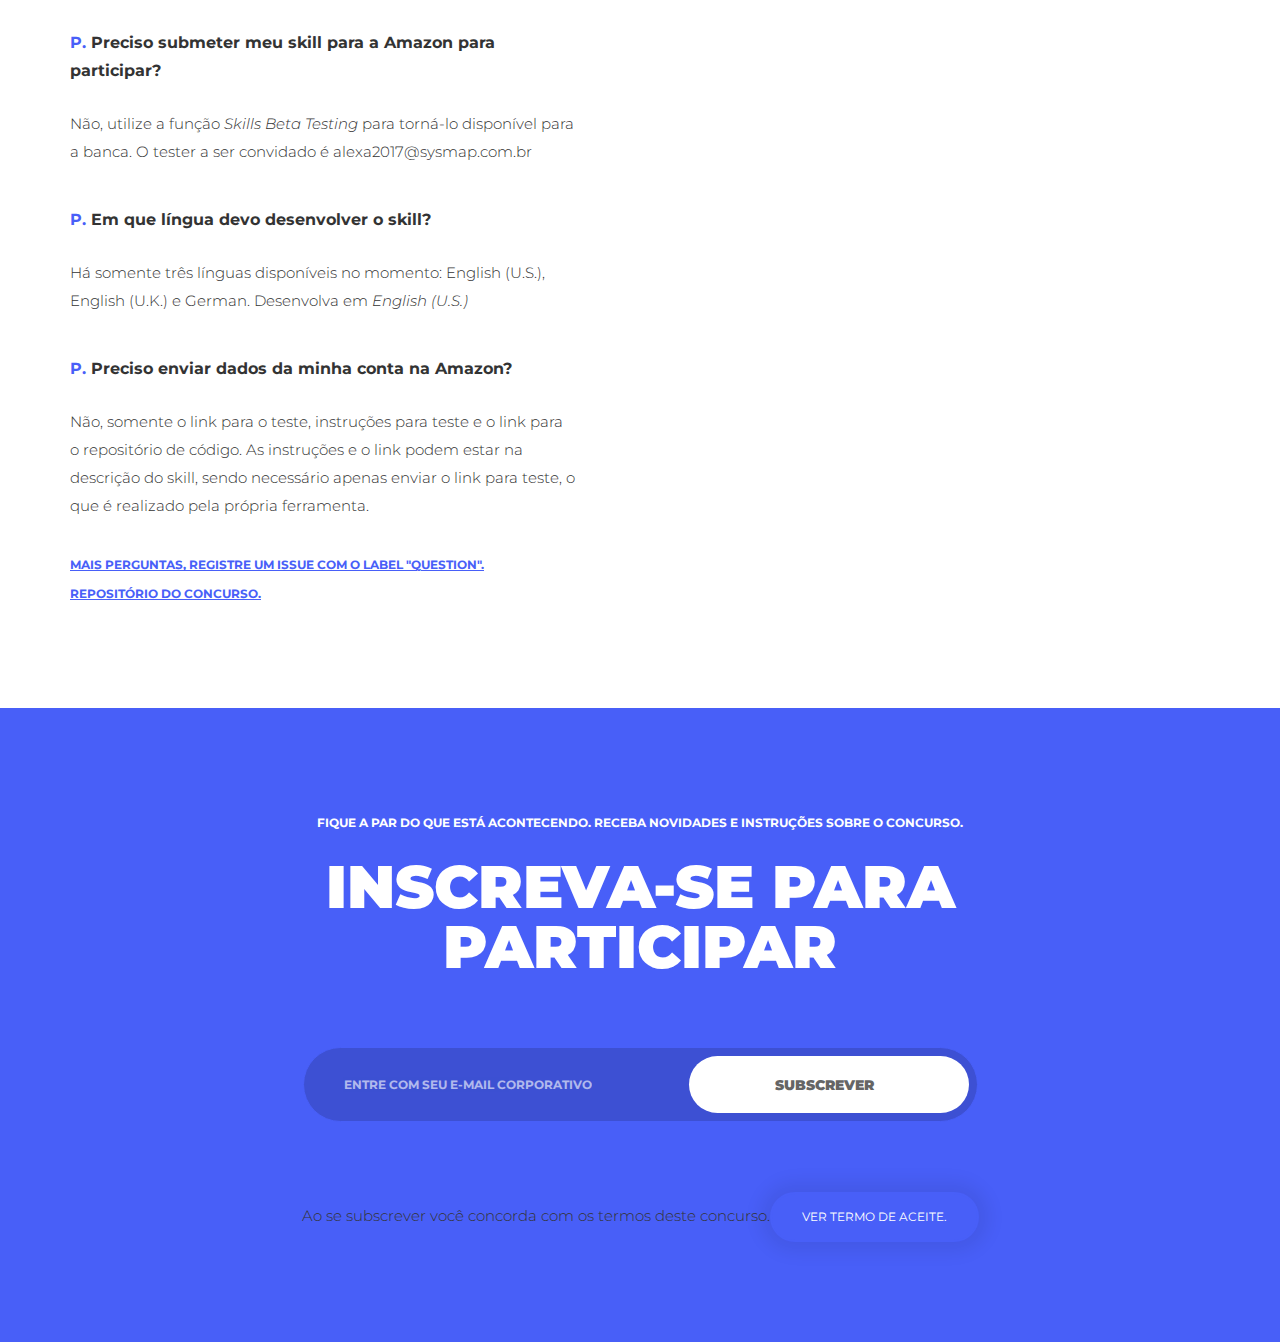
<file: docs/index.html>
<!DOCTYPE html>
<html lang="pt-br">

<head>
    <meta charset="utf-8">
    <meta http-equiv="X-UA-Compatible" content="IE=edge">
    <meta name="viewport" content="width=device-width, initial-scale=1">
    <title>Alexa - Skill Contest by TriggoLabs & SysMap</title>

    <!--all css files-->
<link href="https://fonts.googleapis.com/css?family=Montserrat:300,400,600,700,900" rel="stylesheet">
<link rel="stylesheet" href="assets/css/bootstrap.min.css">
<link rel="stylesheet" href="assets/css/font-awesome.min.css">
<link rel="stylesheet" href="assets/css/slick.min.css">
<link rel="stylesheet" href="assets/css/animate.css">
<link rel="stylesheet" href="assets/css/magnific.pupup.css">
<link rel="stylesheet" href="assets/css/sweet.alert.css">
<link rel="stylesheet" href="assets/css/slicknav.css">
<link rel="stylesheet" href="assets/css/main.css"> <!-- main stylesheet -->
<link rel="stylesheet" href="style.css">

</head>

<body>

<!-- start .preloader -->
<div class="preloader">
    <div class="inner text-center">
        <span class="preloader-spin"></span>
    </div>
</div>
<!-- end .preloader -->

<div class="site_wrap">
<div class="eco--header--wraper eco--header--2 eco--white--style">
    <div class="eco--header--top">
        <div class="container">
            <div class="row">
                <div class="col-md-12 text-center">
                    <div class="eco--logo">
                        <img src="assets/img/logos.png" alt="">
                    </div>
                </div>
            </div>
        </div>
    </div> <!-- end .eco-header-top -->
</div> <!-- end .eco-header-wraper -->
<div class="eco--home--area--4 c7-bg particle-parent">
    <div class="container">
        <div class="row">
            <div class="col-md-8 col-md-offset-2">
                <div class="eco--home--content--4">
                    <div class="eco--sec--title--white">
                      <!--
                        <div class="eco--btn--wrap eco--mb60">
                            <a href="https://www.youtube.com/embed/UOEIH2l9z7c?ecver=2" class="eco--video--btn--2 eco--popup fa fa-play">.</a>
                        </div>
                      -->
                        <h4>Convidam os desenvolvedores da sua casa para</h4>
                        <h1>se fazer ouvir!</h1>
                      </p>
                        <h4>INSCRIÇÕES ATÉ 12 DE NOVEMBRO</h4>
                    </div>
                </div>
            </div>
        </div>
    </div>
    <div id="particles-js"></div>
</div> <!-- end .eco-home-area-1 -->
<div class="eco--promo--1 eco--pd--140 c1-bg eco--bg--ptrn--1">
    <div class="container">
        <div class="row">
            <div class="col-md-8 col-md-offset-2">
                <div class="eco--sec--title--white text-center">
                    <span>Concurso de desenvolvimento de Skills para</span>
                    <h1>Alexa da Amazon</h1>
                </div>
            </div>
        </div>
        <div class="eco--promo--image--1">
            <img src="assets/img/item-02.png" alt="">
        </div>
    </div>
</div> <!-- end .eco-promo-1 -->
<div class="eco--promo--2 eco--pd--200" id="promo2">
    <div class="container">
        <div class="row">
            <div class="col-lg-6 col-lg-offset-6 col-md-8 col-md-offset-4">
                <div class="eco--inner eco--ml-30">
                    <div class="eco--sec--title">
                        <span>Concorra desenvolvendo um ou mais skills para a Alexa</span>
                        <h1>Alexa, what can I win?</h1>
                    </div>
                    <ul class="eco--promo--list--1 eco--mt50">
                        <li>
                            <i class="fa fa-music"></i>
                            Reconhecimento da nossa comunidade.
                        </li>
                        <li>
                            <i class="fa fa-codiepie"></i>
                            Para o primeiro lugar um Amazon Echo Plus (US$149) mais um vale presente da Amazon de US$850.
                        </li>
                        <li>
                            <i class="fa fa-briefcase"></i>
                            Para o segundo lugar um Echo 2nd geração (US$99,90) mais um vale presente amazon de US$400.
                        </li>
                        <li>
                            <i class="fa fa-home"></i>
                            Para o terceiro lugar Um echo dot 2nd geração (US$44,99) mais um vale presente amazon de US$250.
                        </li>
                    </ul>
                </div>
            </div>
        </div>
        <div class="eco--promo--image--2">
            <img src="assets/img/item-03.jpg" alt="">
        </div>
    </div>
</div> <!-- end .eco-promo-2 -->
<div class="eco--review--area--1 eco--overlay--1 eco--pd--100" style="background-image: url(assets/img/review-bg.jpg)">
    <div class="container">
        <div class="row">
            <div class="col-md-10 col-md-offset-1">
                <div class="eco--review--slider--1">
                    <div class="eco--single--slide">
                        <h3>As regras são simples, escreva um ou mais skills para a Alexa que se encaixem em uma das categorias abaixo e envie o link do convite do teste para alexa2017@sysmap.com.br. Uma banca formada pela diretoria da Triggo Labs e SysMap e convidados irão julgar os melhores.</h3>
                    </div>
                </div>
            </div>
        </div>
    </div>
</div> <!-- end .eco-review-area-1 -->
<div class="eco--feature--area--1 eco--pd--100">
	<div class="container">
    <h1>Categorias</h1>
    </br>
		<div class="row">

			<div class="col-md-6">

				<div class="eco--feature--1">

					<div class="eco--single--feature--1">
						<span class="eco--feature--left">01</span>
						<div class="eco--feature--right">
							<h3>Para os nossos clientes</h3>
							<p>Que tal desenvolver um skill que funcione para algum cliente da Triggo Labs ou SysMap?</p>
						</div>
					</div> <!-- .eco-single-feature-1 -->
					<div class="eco--single--feature--1">
						<span class="eco--feature--left">02</span>
						<div class="eco--feature--right">
							<h3>Para a nossa equipe</h3>
							<p>Já imaginou que a alexa pode nos ajudar no dia-a-dia? Que tal pensar em algum skill para ajudar nossa equipe em suas tarefas? Lembre-se que em nossa equipe temos desenvolvedores, designers, UX’s, arquitetos, financeiros, RH’s, diretores, jurídico, Sprint Masters...</p>
						</div>
					</div> <!-- .eco-single-feature-1 -->
				</div> <!-- .eco-feature-1 -->
			</div>
		</div>
        <div class="eco--feature--image--1">
            <img src="assets/img/item-04.jpg" alt="">
        </div>
	</div>
</div>

<div class="eco--specification--1 eco--pd--100">
	<div class="container">
		<div class="row">
			<div class="col-md-8 col-md-offset-2">
                <div class="eco--sec--title eco--small text-center">
                    <span>O que você precisa saber para ganhar.</span>
                    <h1>Critérios de Avaliação</h1>
                </div>
			</div>
		</div>
		<div class="row">
			<div class="col-md-10 col-md-offset-1">
				<div class="eco--inner">
					<ul class="eco--specification--list--1 eco--mt100">
						<li>
							<div class="eco--title">Dentro do tema</div>
							<div class="eco--desc">O seu skill foi classificado dentro de um dos temas definidos.</div>
						</li>
            <li>
							<div class="eco--title">Design Centrado no usuário!</div>
							<div class="eco--desc">Lembre-se que estamos desenvolvendo skills para serem usados por seres humanos, por isso a experiência do usuário ao usar o skill é de fundamental importância.</div>
						</li>
						<li>
							<div class="eco--title">Funciona!</div>
							<div class="eco--desc">O Skill funciona e pode ser executado/testado pela banca.</div>
						</li>
						<li>
							<div class="eco--title">Integrado</div>
							<div class="eco--desc">Embora não seja um quesito obrigatório, skills integrados com ferramentas e ou sistemas da TriggoLabs ou SysMap ganharão pontos extras.</div>
						</li>
						<li>
							<div class="eco--title">Divertido</div>
							<div class="eco--desc">A sensação de conversar com alguém inteligente e não apenas uma máquina irá lhe garantir bons pontos, abuse da criatividade.</div>
						</li>
						<li>
							<div class="eco--title">Melhores práticas</div>
							<div class="eco--desc">A Amazon define um conjunto de boas práticas para o desenvolvimento de skills, observe-as e estará a uma palavra de ganhar o seu Echo :)</div>
						</li>
            <li>
							<div class="eco--title">Acessibilidade</div>
							<div class="eco--desc">Crie skills que deixe a vida mais fácil, seu projeto pode ser ainda mais útil se considerar a acessibilidade.</div>
						</li>
					</ul>
				</div>
			</div>
		</div>
	</div>
</div>

<div class="eco--promo--3 eco--pd--140 eco--pd--140 c1-bg eco--bg--ptrn--2">
    <div class="container">
        <div class="row">
            <div class="col-lg-6 col-lg-offset-6 col-md-7 col-md-offset-5">
                <div class="eco--inner eco--ml-50">
                    <div class="eco--sec--title--white eco--small">
                        <span>Prepare o seu ambiente de desenvolvimento</span>
                        <h1>Acesse os recursos gratuitos</h1>
                    </div>
                    <div class="eco--content eco--mt35">
                       <p>Você não precisa de um equipamento para desenvolver, a Amazon oferece tudo que você precisa, acesse o site e comece a desenvolver hoje mesmo.</p>
                        <div class="eco--btn--wrap eco--mt70">
                            <a href="https://developer.amazon.com/alexa" class="eco--btn eco--bordered--white">Alexa home<i class="fa fa-long-arrow-right"></i></a>
                        </div>
                    </div>
                </div>
            </div>
        </div>
        <div class="eco--promo--image--3">
            <img src="assets/img/item-05.jpg" alt="">
        </div>
    </div>
</div> <!-- end .eco-promo-2 -->

<div class="eco--pricing--area--1 eco--pd--100">
    <div class="container">
        <div class="row">
            <div class="col-md-8 col-md-offset-2">
                <div class="eco--sec--title eco--small text-center">
                    <span>E a melhor parte</span>
                    <h1>Os prêmios</h1>
                </div>
            </div>
        </div>
        <div class="row">
            <div class="col-md-12">
                <div class="eco--pricing--wrap--1 eco--mt70">
                    <div class="eco--pricing--main--wrap">
                        <ul class="eco--single--pricing--1 eco--pricing--overview hidden-sm hidden-xs">
                            <li>Info</li>
                            <li>Prêmio</li>
                            <li>Colocação</li>
                        </ul>
                        <ul class="eco--single--pricing--1">
                            <li><img src="assets/img/echo-b.jpg" alt=""></li>
                            <li>
                                <strong class="pt">Prêmio</strong>
                                Amazon Echo Plus + vale presente Amazon de US$850.
                            </li>
                            <li>
                                <strong class="pt">Colocação</strong>
                                Primeiro lugar
                            </li>
                            <li><a href="https://www.amazon.com/b/?ie=UTF8&node=9818047011&ref_=fs_ods_fs_aucc_cp" class="eco--btn">Mais info</a></li>
                        </ul>
                        <ul class="eco--single--pricing--1">
                            <li><img src="assets/img/echo-2nd.png" alt=""></li>
                            <li>
                                <strong class="pt">Prêmio</strong>
                                Amazon Echo 2nd geração + vale presente Amazon de US$400.
                            </li>
                            <li>
                                <strong class="pt">Colocação</strong>
                                Segundo lugar.
                            </li>
                            <li><a href="https://www.amazon.com/b/?ie=UTF8&node=9818047011&ref_=fs_ods_fs_aucc_cp" class="eco--btn">Mais info</a></li>
                        </ul>
                        <ul class="eco--single--pricing--1">
                            <li><img src="assets/img/pricing-3.jpg" alt=""></li>
                            <li>
                                <strong class="pt">Prêmio</strong>
                                Amazon Echo-dot 2nd geração + vale presente Amazon de US$250.
                            </li>
                            <li>
                                <strong class="pt">Colocação</strong>
                                Terceiro lugar.
                            </li>
                            <li><a href="https://www.amazon.com/b/?ie=UTF8&node=9818047011&ref_=fs_ods_fs_aucc_cp" class="eco--btn">Mais info</a></li>
                        </ul>

                    </div>
                </div>
            </div>
        </div>
    </div>
</div>

<div class="eco--faq--area--1 eco--pd--100">
    <div class="container">
        <div class="row">
			<div class="col-md-10 col-md-offset-1">
                <div class="eco--sec--title eco--small text-center">
                    <span>O que você precisa saber para participar.</span>
                    <h1>Perguntas & Respostas</h1>
                </div>
			</div>
        </div>
        <div class="row">
            <div class="col-md-6">
                <div class="eco--faq--1 eco--mt100 eco--pr50">
                    <div class="eco--single--faq">
                        <h4>Posso concorrer com mais de um skill?</h4>
                        <p>Sim, mas mais não significa melhor, então capriche em cada um deles.</p>
                    </div>
                    <div class="eco--single--faq">
                        <h4>Qual é a data limite para inscrição no hackaton?</h4>
                        <p>A data para inscrição é até 12/11 até as 23:59</p>
                    </div>
                    <div class="eco--single--faq">
                        <h4>Qual é a data de entrega dos skills?</h4>
                        <p>A data limite para a entrega dos skills é 03/12 até as 23:59</p>
                    </div>
                    <div class="eco--single--faq">
                        <h4>Quando será divulgado o resultado?</h4>
                        <p>O Tempo de apuração pode variar de acordo com o número de skills submetidos, mas deve ser aproximadamente 1 semana após a data final de entrega dos skills. Fique ligado que divulgaremos a data em breve.</p>
                    </div>
                    <div class="eco--single--faq">
                        <h4>O Hackaton é aberto para pessoas de fora da TriggoLabs e SysMap? </h4>
                        <p>A participação de pessoas de fora das empresas só é permitida se estiver trabalhando em conjunto com alguma pessoa da Triggo Labs ou SysMap.</p>
                    </div>
                    <div class="eco--single--faq">
                        <h4>Qual o tamanho máximo da equipe?</h4>
                        <p>De uma a três pessoas.</p>
                    </div>
                    <div class="eco--single--faq">
                        <h4>Posso utilizar um integrador como o IFTTT?</h4>
                        <p>Resposta curta, não, resposta longa, o IFTTT é uma plataforma de integração que já dispõe de skills (parte do código dos applets) prontos para a Alexa, o que desvia do propósito do concurso.</p>
                    </div>
                    <div class="eco--single--faq">
                        <h4>Como entrego meu código?</h4>
                        <p>O github é sempre a melhor alternativa, porém, é necessário enviar o link para testes do seu skill, que deve conter as instruções para uso e o link para o seu repositório de código. Leia mais em <a href="https://developer.amazon.com/public/solutions/alexa/alexa-skills-kit/docs/skills-beta-testing">Skills Beta Testing</a></p>
                    </div>
                    <div class="eco--single--faq">
                        <h4>Preciso submeter meu skill para a Amazon para participar?</h4>
                        <p>Não, utilize a função <i>Skills Beta Testing</i> para torná-lo disponível para a banca. O tester a ser convidado é alexa2017@sysmap.com.br</p>
                    </div>
                    <div class="eco--single--faq">
                        <h4>Em que língua devo desenvolver o skill?</h4>
                        <p>Há somente três línguas disponíveis no momento: English (U.S.), English (U.K.) e German. Desenvolva em <i>English (U.S.)</i></p>
                    </div>
                    <div class="eco--single--faq">
                        <h4>Preciso enviar dados da minha conta na Amazon?</h4>
                        <p>Não, somente o link para o teste, instruções para teste e o link para o repositório de código. As instruções e o link podem estar na descrição do skill, sendo necessário apenas enviar o link para teste, o que é realizado pela própria ferramenta.</i></p>
                    </div>
                    <a class="eco--more--faq" href="https://github.com/asantos2000/alexa-contest/issues" target="_blank">Mais perguntas, registre um issue com o label "question".</a> <br/>
                    <a class="eco--more--faq" href="https://github.com/asantos2000/alexa-contest" target="_blank">Repositório do concurso.</a>
                </div>
            </div>
            <div class="col-md-6">
                <div class="eco-faq-img eco--mt100">
                    <img src="assets/img/item-06.jpg" alt="">
                </div>
            </div>
        </div>
    </div>
</div>

<div class="eco--newsletter--area--1 c1-bg eco--pd--100">
    <div class="container">
		<div class="row">
			<div class="col-md-10 col-md-offset-1">
                <div class="eco--sec--title--white eco--small text-center">
                    <span>Fique a par do que está acontecendo. Receba novidades e instruções sobre o concurso.</span>
                    <h1>Inscreva-se para participar</h1>
                </div>
			</div>
		</div>
       <div class="row">
           <div class="col-md-8 col-md-offset-2 eco--mt70">
               <form action="https://sysmap.us17.list-manage.com/subscribe/post?u=5437840212be2d211fb328bf1&amp;id=86f6de1dff" class="eco--mc--form1">
                   <div class="eco--newsletter--1">
                       <div class="eco--inner">
                           <input type="email" placeholder="Entre com seu e-mail corporativo" required="">
                           <button type="submit">Subscrever &nbsp; <i class="fa fa-spinner fa-pulse hidden submitSpinner"></i></button>
                       </div>

                   </div>
               </form>
           </div>


           <div class="col-md-8 col-md-offset-2 eco--mt70 text-center">
           <span>Ao se subscrever você concorda com os termos deste concurso.</span><a href="termo.html" target="_blank" class="eco--btn">Ver termo de aceite.</a>
         </div>

       </div>
    </div>
</div>

</div> <!-- end .site_wrap -->
<!--all JavaScript Files-->
<script src="assets/js/jquery.min.js"></script>
<script src="assets/js/vendor/bootstrap.min.js"></script>
<script src="assets/js/vendor/slick.min.js"></script>
<script src="assets/js/vendor/magnific.popup.min.js"></script>
<script src="assets/js/vendor/ajaxchimp.min.js"></script>
<script src="assets/js/vendor/sweet.alert.min.js"></script>
<script src="assets/js/vendor/particle.min.js"></script>
<script src="assets/js/particle.config.js"></script>
<script src="assets/js/vendor/slicknav.min.js"></script>
<script src="assets/js/active.js"></script>
</body>

</html>
</file>
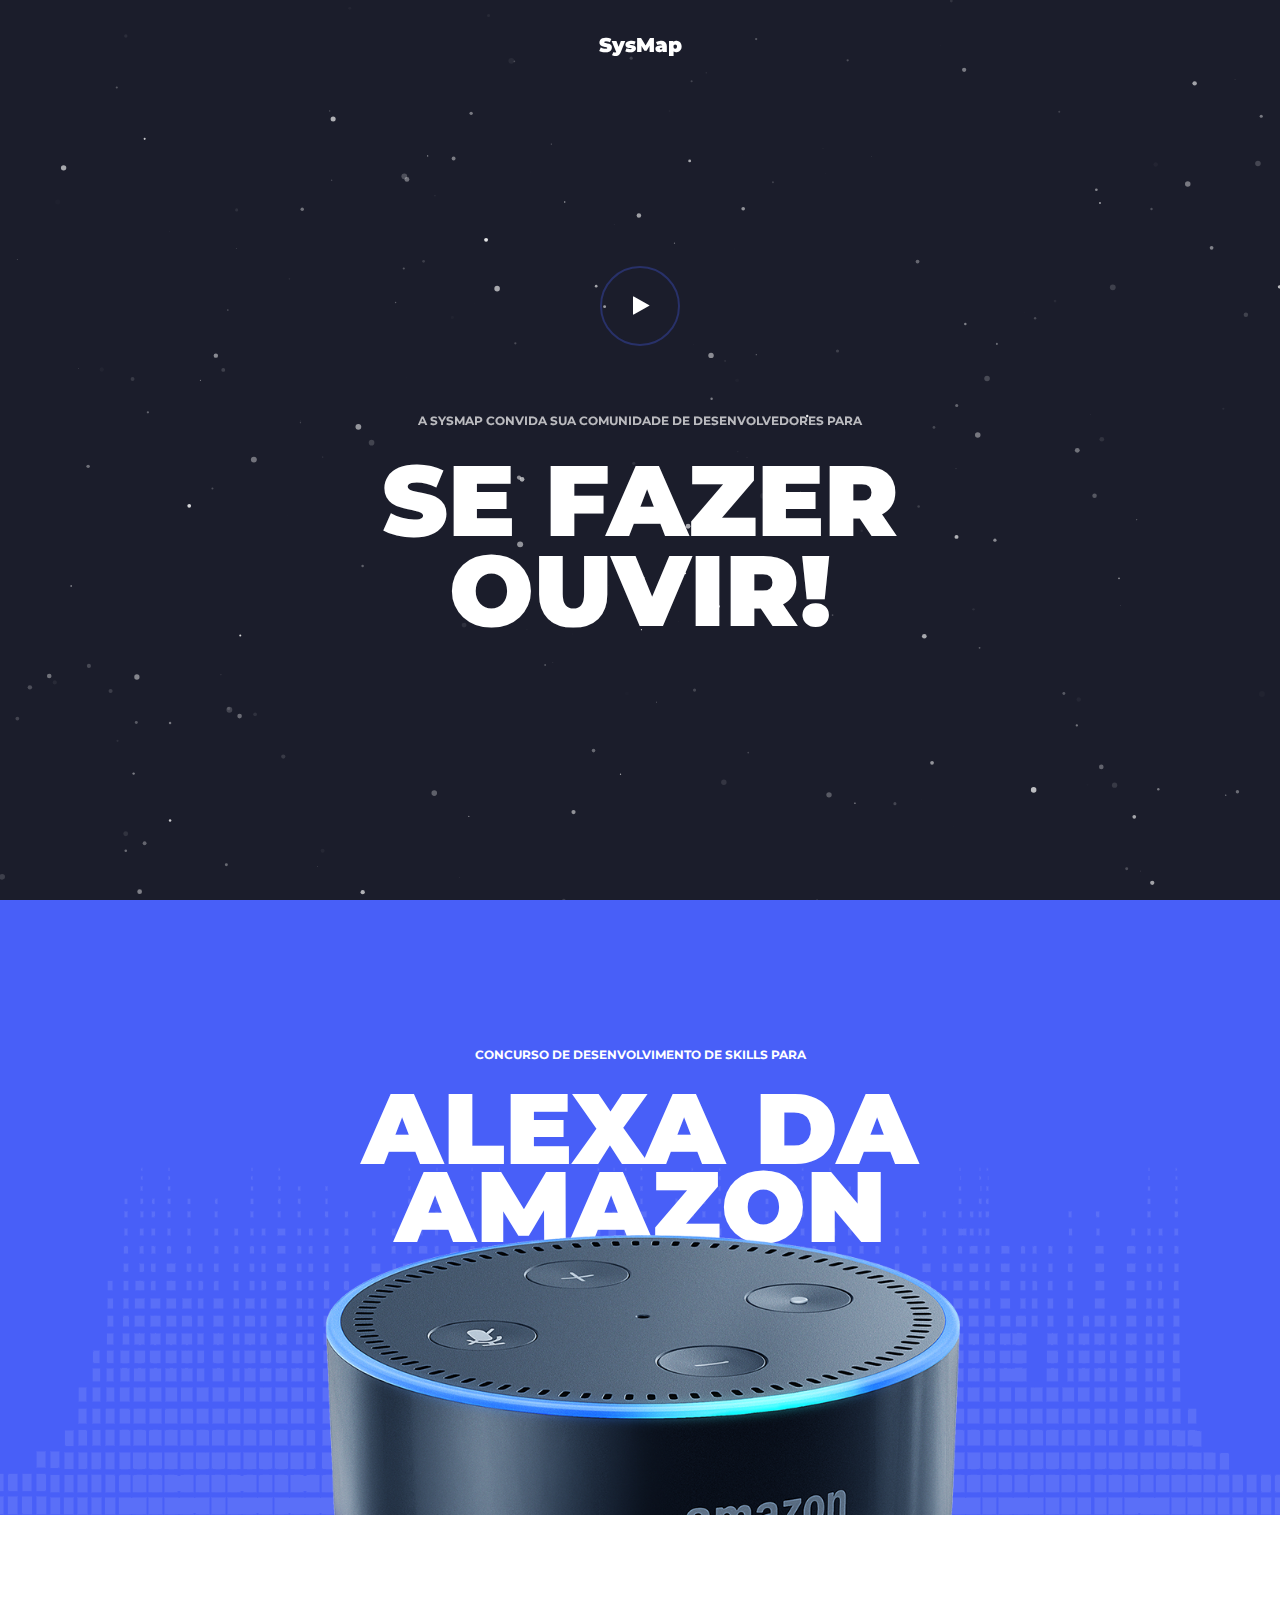
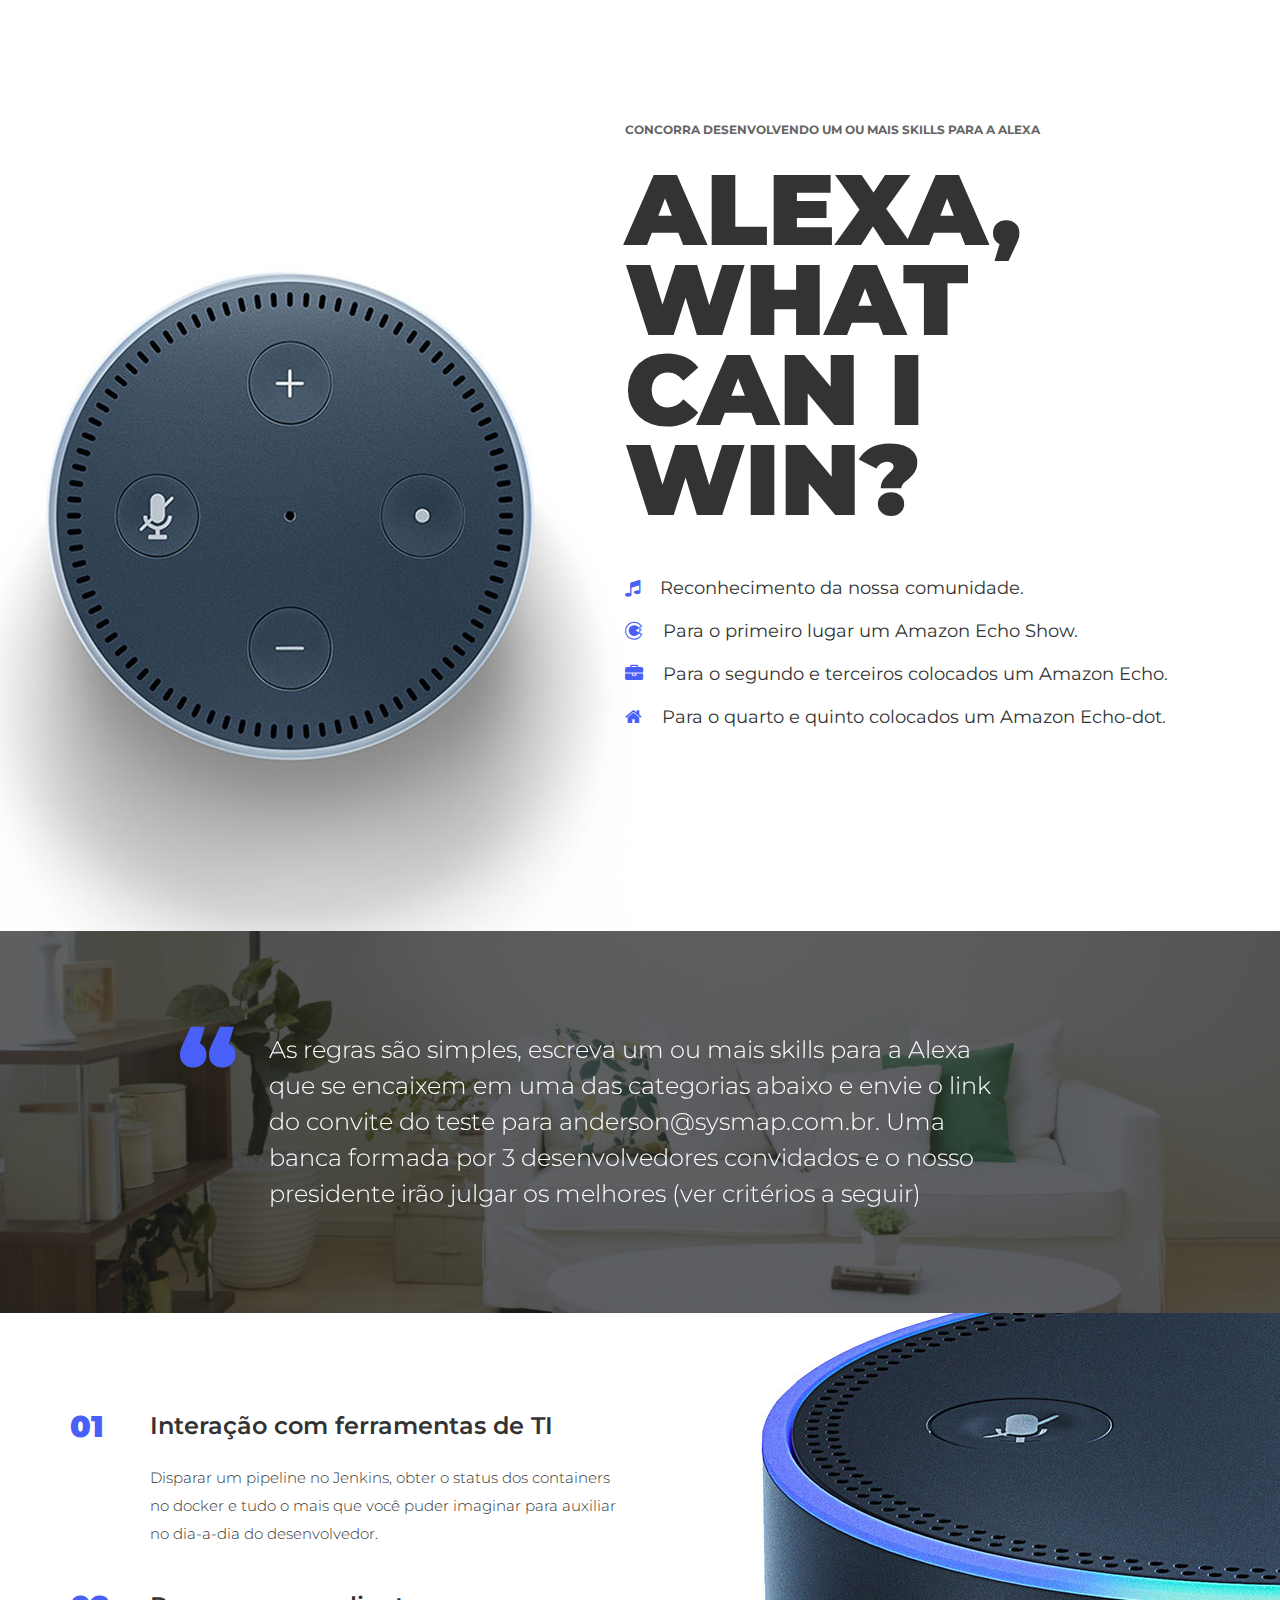
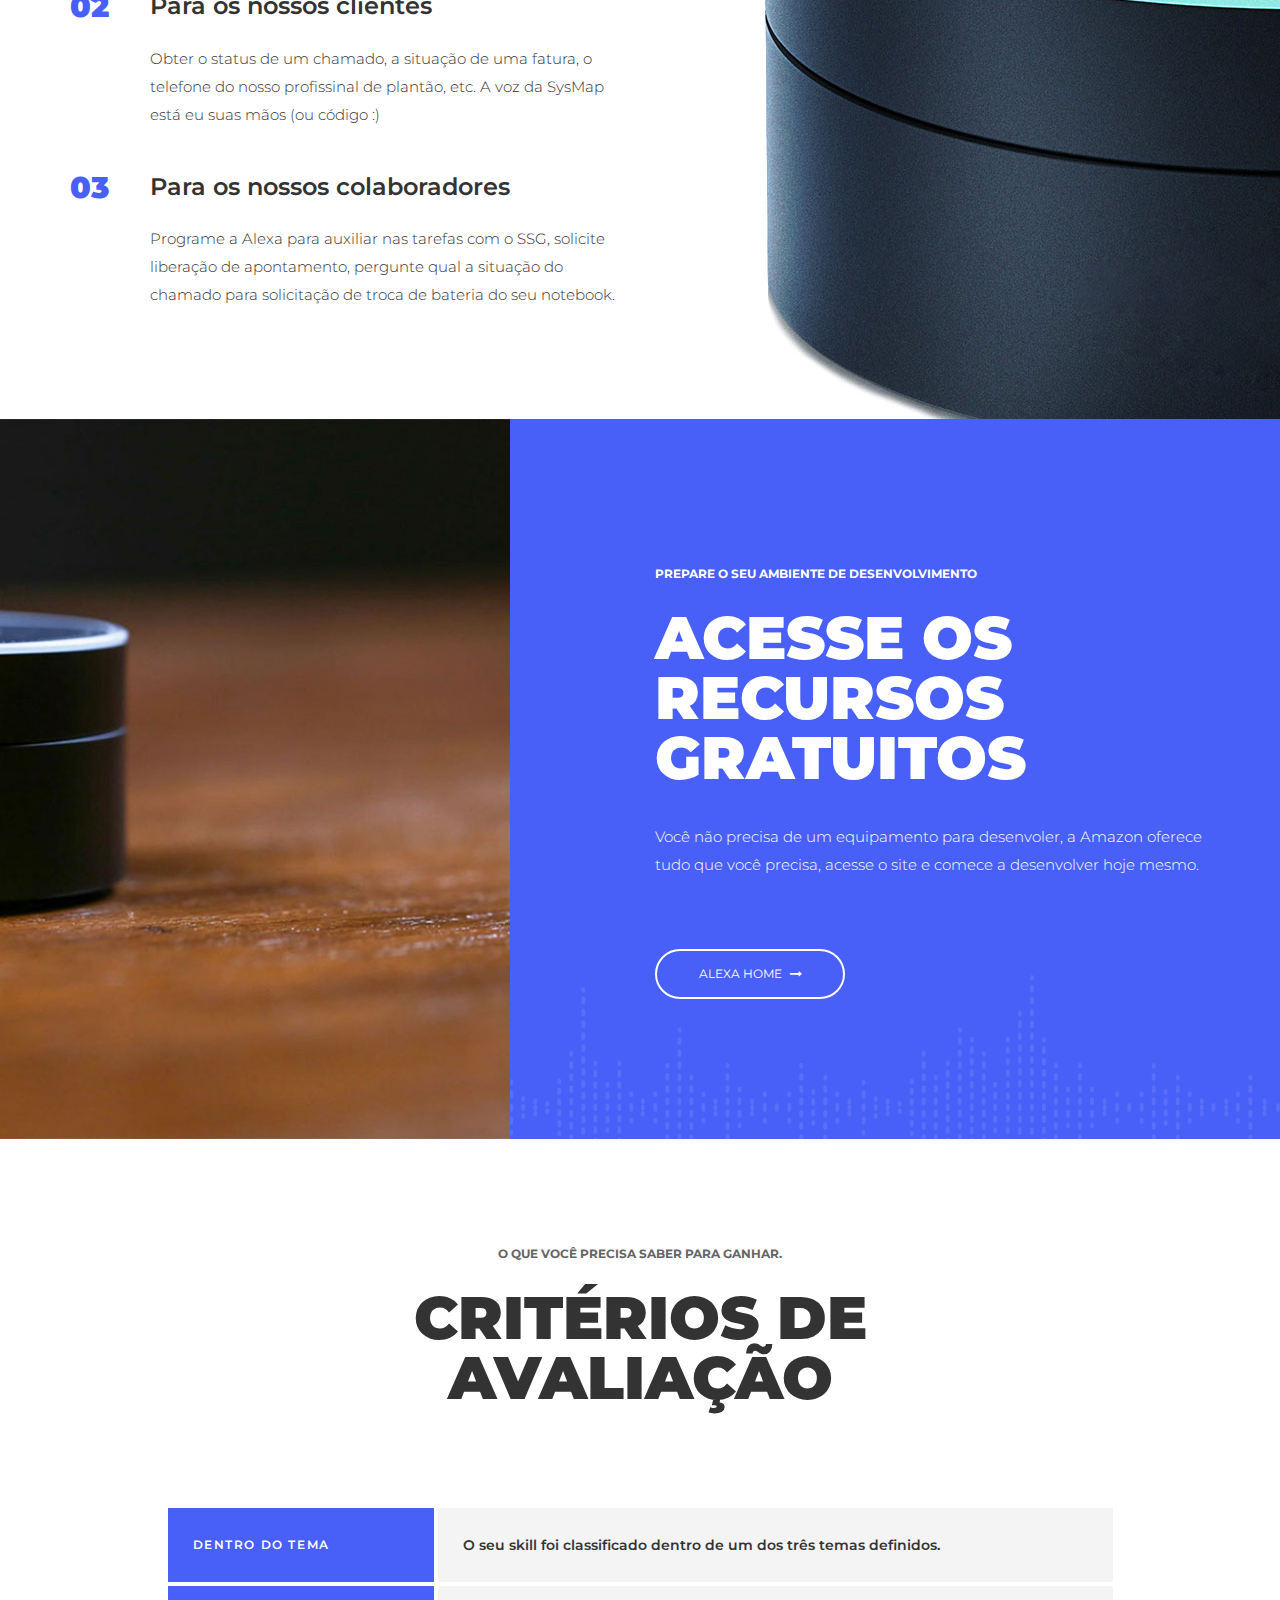
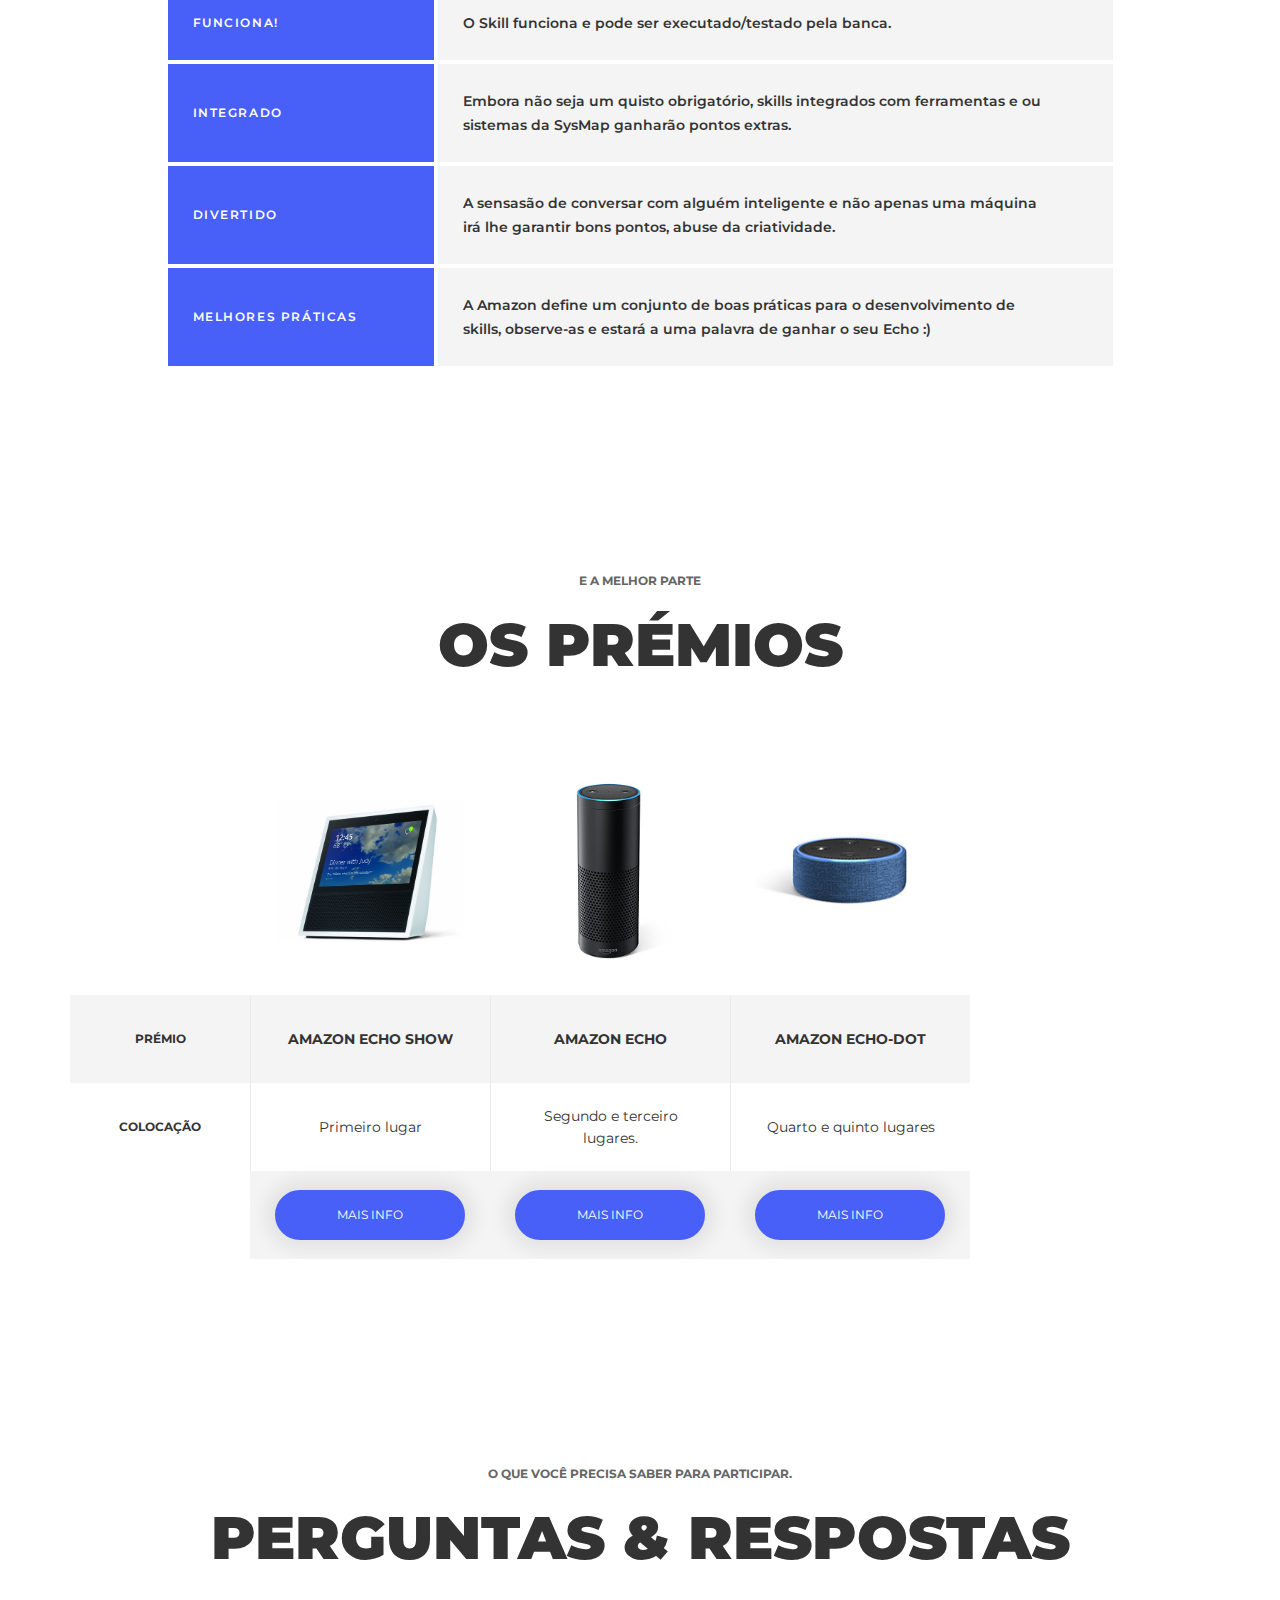
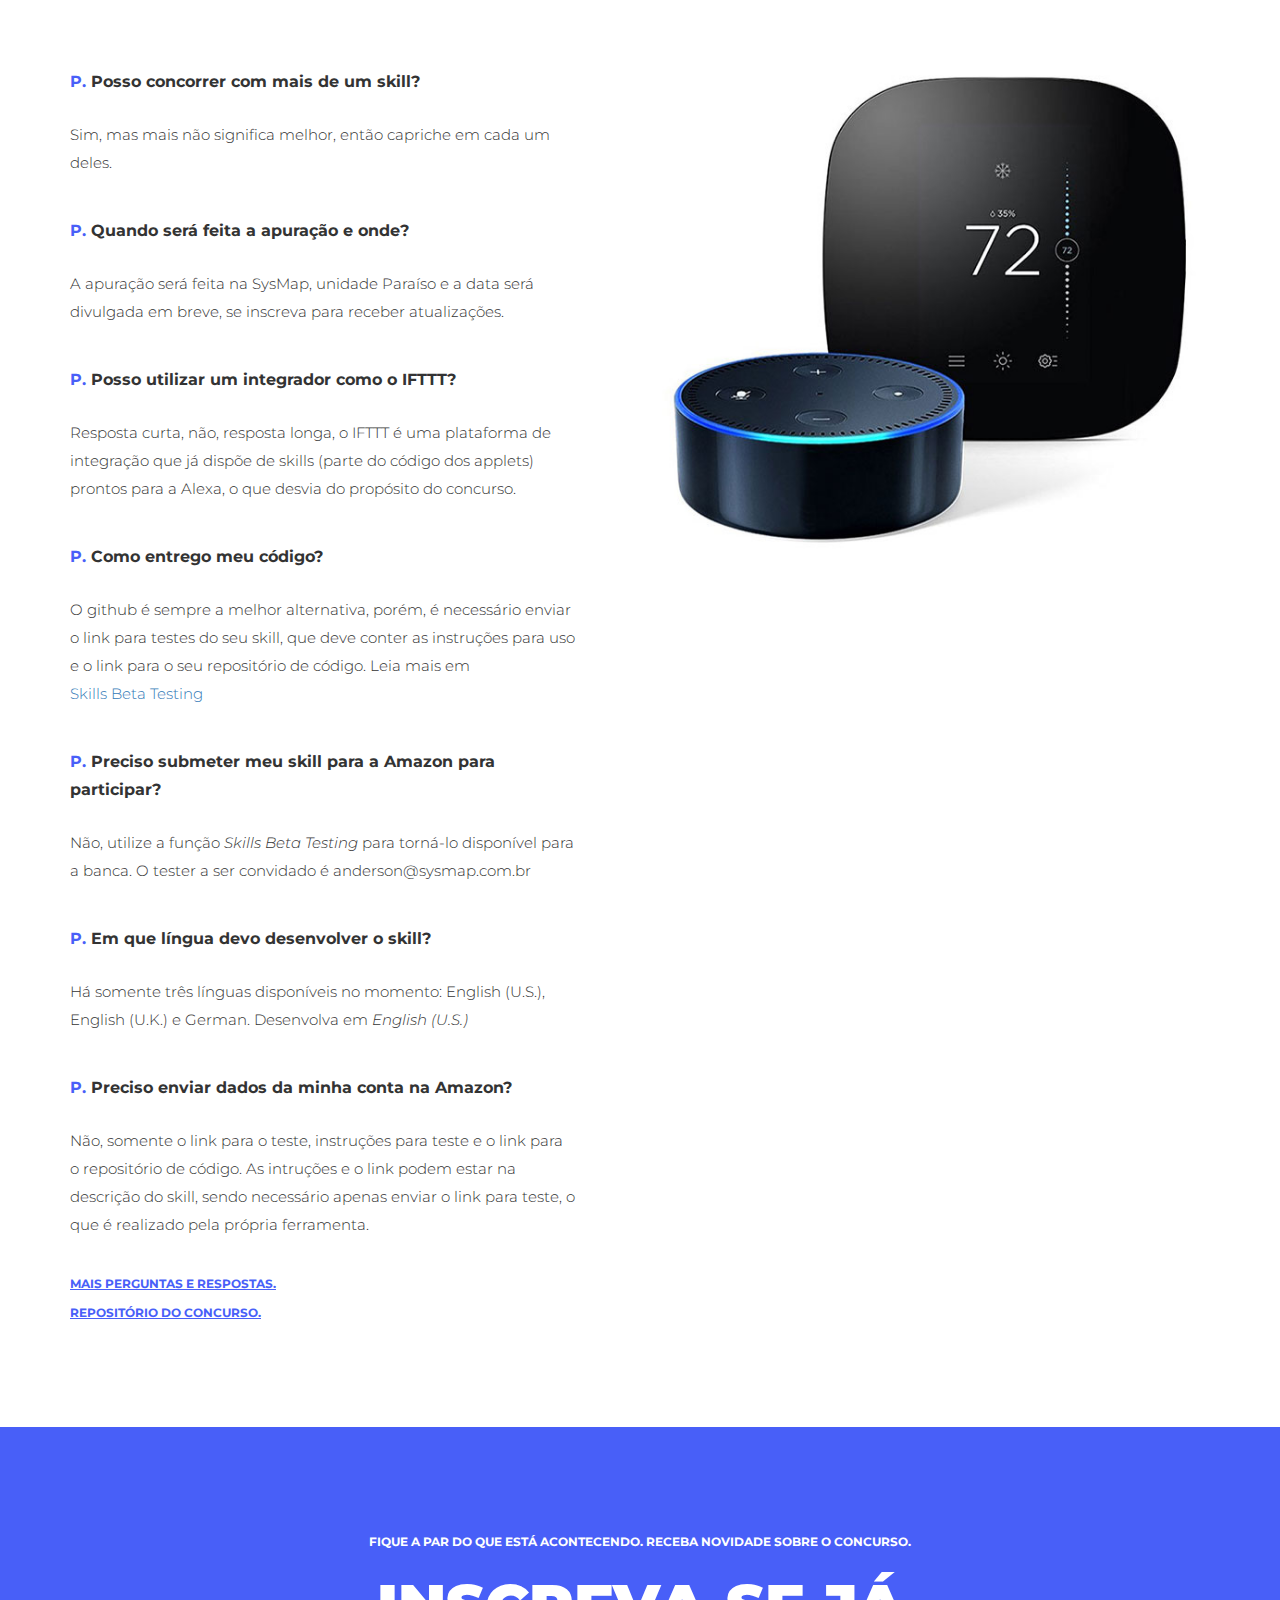
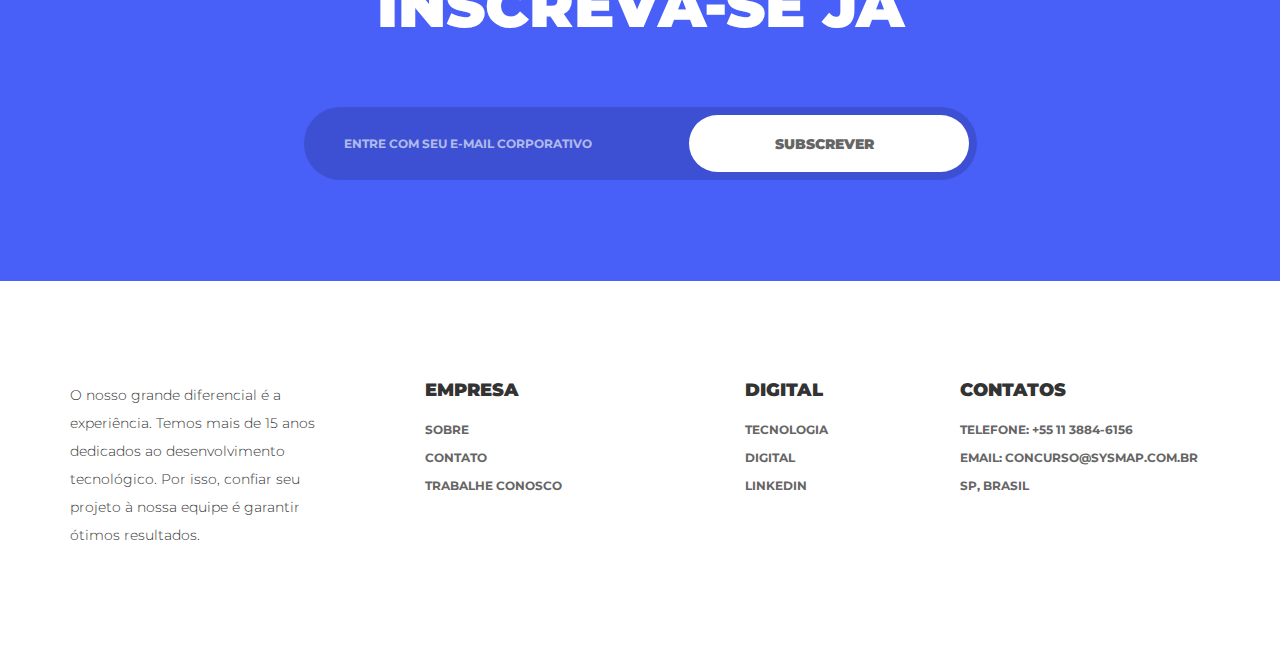
<file: gh-pages/index.html>
<!DOCTYPE html>
<html lang="pt-br">

<head>
    <meta charset="utf-8">
    <meta http-equiv="X-UA-Compatible" content="IE=edge">
    <meta name="viewport" content="width=device-width, initial-scale=1">
    <title>Alexa - Skill Contest by SysMap</title>

    <!--all css files-->
<link href="https://fonts.googleapis.com/css?family=Montserrat:300,400,600,700,900" rel="stylesheet">
<link rel="stylesheet" href="assets/css/bootstrap.min.css">
<link rel="stylesheet" href="assets/css/font-awesome.min.css">
<link rel="stylesheet" href="assets/css/slick.min.css">
<link rel="stylesheet" href="assets/css/animate.css">
<link rel="stylesheet" href="assets/css/magnific.pupup.css">
<link rel="stylesheet" href="assets/css/sweet.alert.css">
<link rel="stylesheet" href="assets/css/slicknav.css">
<link rel="stylesheet" href="assets/css/main.css"> <!-- main stylesheet -->
<link rel="stylesheet" href="style.css">

</head>

<body>

<!-- start .preloader -->
<div class="preloader">
    <div class="inner text-center">
        <span class="preloader-spin"></span>
    </div>
</div>
<!-- end .preloader -->

<div class="site_wrap">
<div class="eco--header--wraper eco--header--2 eco--white--style">
    <div class="eco--header--top">
        <div class="container">
            <div class="row">
                <div class="col-md-12 text-center">
                    <div class="eco--logo">
                        <a href="http://www.sysmap.com.br">SysMap</a>
                    </div>
                </div>
            </div>
        </div>
    </div> <!-- end .eco-header-top -->
</div> <!-- end .eco-header-wraper -->
<div class="eco--home--area--4 c7-bg particle-parent">
    <div class="container">
        <div class="row">
            <div class="col-md-8 col-md-offset-2">
                <div class="eco--home--content--4">
                    <div class="eco--sec--title--white">
                        <div class="eco--btn--wrap eco--mb60">
                            <a href="https://youtu.be/UOEIH2l9z7c" class="eco--video--btn--2 eco--popup fa fa-play"></a>
                        </div>
                        <span>A SysMap convida sua comunidade de desenvolvedores para</span>
                        <h1>se fazer ouvir!</h1>
                    </div>
                </div>
            </div>
        </div>
    </div>
    <div id="particles-js"></div>
</div> <!-- end .eco-home-area-1 -->
<div class="eco--promo--1 eco--pd--140 c1-bg eco--bg--ptrn--1">
    <div class="container">
        <div class="row">
            <div class="col-md-8 col-md-offset-2">
                <div class="eco--sec--title--white text-center">
                    <span>Concurso de desenvolvimento de Skills para</span>
                    <h1>Alexa da Amazon</h1>
                </div>
            </div>
        </div>
        <div class="eco--promo--image--1">
            <img src="assets/img/item-02.png" alt="">
        </div>
    </div>
</div> <!-- end .eco-promo-1 -->
<div class="eco--promo--2 eco--pd--200" id="promo2">
    <div class="container">
        <div class="row">
            <div class="col-lg-6 col-lg-offset-6 col-md-8 col-md-offset-4">
                <div class="eco--inner eco--ml-30">
                    <div class="eco--sec--title">
                        <span>Concorra desenvolvendo um ou mais skills para a Alexa</span>
                        <h1>Alexa, what can I win?</h1>
                    </div>
                    <ul class="eco--promo--list--1 eco--mt50">
                        <li>
                            <i class="fa fa-music"></i>
                            Reconhecimento da nossa comunidade.
                        </li>
                        <li>
                            <i class="fa fa-codiepie"></i>
                            Para o primeiro lugar um Amazon Echo Show.
                        </li>
                        <li>
                            <i class="fa fa-briefcase"></i>
                            Para o segundo e terceiros colocados um Amazon Echo.
                        </li>
                        <li>
                            <i class="fa fa-home"></i>
                            Para o quarto e quinto colocados um Amazon Echo-dot.
                        </li>
                    </ul>
                </div>
            </div>
        </div>
        <div class="eco--promo--image--2">
            <img src="assets/img/item-03.jpg" alt="">
        </div>
    </div>
</div> <!-- end .eco-promo-2 -->
<div class="eco--review--area--1 eco--overlay--1 eco--pd--100" style="background-image: url(assets/img/review-bg.jpg)">
    <div class="container">
        <div class="row">
            <div class="col-md-10 col-md-offset-1">
                <div class="eco--review--slider--1">
                    <div class="eco--single--slide">
                        <h3>As regras são simples, escreva um ou mais skills para a Alexa que se encaixem em uma das categorias abaixo e envie o link do convite do teste para anderson@sysmap.com.br. Uma banca formada por 3 desenvolvedores convidados e o nosso presidente irão julgar os melhores (ver critérios a seguir)</h3>
                    </div>
                    <div class="eco--single--slide">
                        <h3>As regras são simples, escreva um ou mais skills para a Alexa que se encaixem em uma das categorias abaixo e envie o link do convite do teste para anderson@sysmap.com.br. Uma banca formada por 3 desenvolvedores convidados e o nosso presidente irão julgar os melhores (ver critérios a seguir)</h3>
                    </div>
                    <div class="eco--single--slide">
                        <h3>As regras são simples, escreva um ou mais skills para a Alexa que se encaixem em uma das categorias abaixo e envie o link do convite do teste para anderson@sysmap.com.br. Uma banca formada por 3 desenvolvedores convidados e o nosso presidente irão julgar os melhores (ver critérios a seguir)</h3>
                    </div>
                </div>
            </div>
        </div>
    </div>
</div> <!-- end .eco-review-area-1 -->
<div class="eco--feature--area--1 eco--pd--100">
	<div class="container">
		<div class="row">
			<div class="col-md-6">
				<div class="eco--feature--1">
					<div class="eco--single--feature--1">
						<span class="eco--feature--left">01</span>
						<div class="eco--feature--right">
							<h3>Interação com ferramentas de TI</h3>
							<p>Disparar um pipeline no Jenkins, obter o status dos containers no docker e tudo o mais que você puder imaginar para auxiliar no dia-a-dia do desenvolvedor.</p>
						</div>
					</div> <!-- .eco-single-feature-1 -->
					<div class="eco--single--feature--1">
						<span class="eco--feature--left">02</span>
						<div class="eco--feature--right">
							<h3>Para os nossos clientes</h3>
							<p>Obter o status de um chamado, a situação de uma fatura, o telefone do nosso profissinal de plantão, etc. A voz da SysMap está eu suas mãos (ou código :)</p>
						</div>
					</div> <!-- .eco-single-feature-1 -->
					<div class="eco--single--feature--1">
						<span class="eco--feature--left">03</span>
						<div class="eco--feature--right">
							<h3>Para os nossos colaboradores</h3>
							<p>Programe a Alexa para auxiliar nas tarefas com o SSG, solicite liberação de apontamento, pergunte qual a situação do chamado para solicitação de troca de bateria do seu notebook.</p>
						</div>
					</div> <!-- .eco-single-feature-1 -->
				</div> <!-- .eco-feature-1 -->
			</div>
		</div>
        <div class="eco--feature--image--1">
            <img src="assets/img/item-04.jpg" alt="">
        </div>
	</div>
</div><div class="eco--promo--3 eco--pd--140 eco--pd--140 c1-bg eco--bg--ptrn--2">
    <div class="container">
        <div class="row">
            <div class="col-lg-6 col-lg-offset-6 col-md-7 col-md-offset-5">
                <div class="eco--inner eco--ml-50">
                    <div class="eco--sec--title--white eco--small">
                        <span>Prepare o seu ambiente de desenvolvimento</span>
                        <h1>Acesse os recursos gratuitos</h1>
                    </div>
                    <div class="eco--content eco--mt35">
                       <p>Você não precisa de um equipamento para desenvoler, a Amazon oferece tudo que você precisa, acesse o site e comece a desenvolver hoje mesmo.</p>
                        <div class="eco--btn--wrap eco--mt70">
                            <a href="https://developer.amazon.com/alexa" class="eco--btn eco--bordered--white">Alexa home<i class="fa fa-long-arrow-right"></i></a>
                        </div>
                    </div>
                </div>
            </div>
        </div>
        <div class="eco--promo--image--3">
            <img src="assets/img/item-05.jpg" alt="">
        </div>
    </div>
</div> <!-- end .eco-promo-2 -->
<div class="eco--specification--1 eco--pd--100">
	<div class="container">
		<div class="row">
			<div class="col-md-8 col-md-offset-2">
                <div class="eco--sec--title eco--small text-center">
                    <span>O que você precisa saber para ganhar.</span>
                    <h1>Critérios de Avaliação</h1>
                </div>
			</div>
		</div>
		<div class="row">
			<div class="col-md-10 col-md-offset-1">
				<div class="eco--inner">
					<ul class="eco--specification--list--1 eco--mt100">
						<li>
							<div class="eco--title">Dentro do tema</div>
							<div class="eco--desc">O seu skill foi classificado dentro de um dos três temas definidos.</div>
						</li>
						<li>
							<div class="eco--title">Funciona!</div>
							<div class="eco--desc">O Skill funciona e pode ser executado/testado pela banca.</div>
						</li>
						<li>
							<div class="eco--title">Integrado</div>
							<div class="eco--desc">Embora não seja um quisto obrigatório, skills integrados com ferramentas e ou sistemas da SysMap ganharão pontos extras.</div>
						</li>
						<li>
							<div class="eco--title">Divertido</div>
							<div class="eco--desc">A sensasão de conversar com alguém inteligente e não apenas uma máquina irá lhe garantir bons pontos, abuse da criatividade.</div>
						</li>
						<li>
							<div class="eco--title">Melhores práticas</div>
							<div class="eco--desc">A Amazon define um conjunto de boas práticas para o desenvolvimento de skills, observe-as e estará a uma palavra de ganhar o seu Echo :)</div>
						</li>
					</ul>
				</div>
			</div>
		</div>
	</div>
</div>

<div class="eco--pricing--area--1 eco--pd--100">
    <div class="container">
        <div class="row">
            <div class="col-md-8 col-md-offset-2">
                <div class="eco--sec--title eco--small text-center">
                    <span>E a melhor parte</span>
                    <h1>Os prémios</h1>
                </div>
            </div>
        </div>
        <div class="row">
            <div class="col-md-12">
                <div class="eco--pricing--wrap--1 eco--mt70">
                    <div class="eco--pricing--main--wrap">
                        <ul class="eco--single--pricing--1 eco--pricing--overview hidden-sm hidden-xs">
                            <li>Info</li>
                            <li>Prémio</li>
                            <li>Colocação</li>
                        </ul>
                        <ul class="eco--single--pricing--1">
                            <li><img src="assets/img/echo-show-b.jpg" alt=""></li>
                            <li>
                                <strong class="pt">Prémio</strong>
                                Amazon Echo Show
                            </li>
                            <li>
                                <strong class="pt">Colocação</strong>
                                Primeiro lugar
                            </li>
                            <li><a href="https://www.amazon.com/b/?ie=UTF8&node=9818047011&ref_=fs_ods_fs_aucc_cp" class="eco--btn">Mais info</a></li>
                        </ul>
                        <ul class="eco--single--pricing--1">
                            <li><img src="assets/img/echo-b.jpg" alt=""></li>
                            <li>
                                <strong class="pt">Prémio</strong>
                                Amazon Echo
                            </li>
                            <li>
                                <strong class="pt">Colocação</strong>
                                Segundo e terceiro lugares.
                            </li>
                            <li><a href="https://www.amazon.com/b/?ie=UTF8&node=9818047011&ref_=fs_ods_fs_aucc_cp" class="eco--btn">Mais info</a></li>
                        </ul>
                        <ul class="eco--single--pricing--1">
                            <li><img src="assets/img/pricing-3.jpg" alt=""></li>
                            <li>
                                <strong class="pt">Prémio</strong>
                                Amazon Echo-dot
                            </li>
                            <li>
                                <strong class="pt">Colocação</strong>
                                Quarto e quinto lugares
                            </li>
                            <li><a href="https://www.amazon.com/b/?ie=UTF8&node=9818047011&ref_=fs_ods_fs_aucc_cp" class="eco--btn">Mais info</a></li>
                        </ul>

                    </div>
                </div>
            </div>
        </div>
    </div>
</div>

<div class="eco--faq--area--1 eco--pd--100">
    <div class="container">
        <div class="row">
			<div class="col-md-10 col-md-offset-1">
                <div class="eco--sec--title eco--small text-center">
                    <span>O que você precisa saber para participar.</span>
                    <h1>Perguntas & Respostas</h1>
                </div>
			</div>
        </div>
        <div class="row">
            <div class="col-md-6">
                <div class="eco--faq--1 eco--mt100 eco--pr50">
                    <div class="eco--single--faq">
                        <h4>Posso concorrer com mais de um skill?</h4>
                        <p>Sim, mas mais não significa melhor, então capriche em cada um deles.</p>
                    </div>
                    <div class="eco--single--faq">
                        <h4>Quando será feita a apuração e onde?</h4>
                        <p>A apuração será feita na SysMap, unidade Paraíso e a data será divulgada em breve, se inscreva para receber atualizações.</p>
                    </div>
                    <div class="eco--single--faq">
                        <h4>Posso utilizar um integrador como o IFTTT?</h4>
                        <p>Resposta curta, não, resposta longa, o IFTTT é uma plataforma de integração que já dispõe de skills (parte do código dos applets) prontos para a Alexa, o que desvia do propósito do concurso.</p>
                    </div>
                    <div class="eco--single--faq">
                        <h4>Como entrego meu código?</h4>
                        <p>O github é sempre a melhor alternativa, porém, é necessário enviar o link para testes do seu skill, que deve conter as instruções para uso e o link para o seu repositório de código. Leia mais em <a href="https://developer.amazon.com/public/solutions/alexa/alexa-skills-kit/docs/skills-beta-testing">Skills Beta Testing</a></p>
                    </div>
                    <div class="eco--single--faq">
                        <h4>Preciso submeter meu skill para a Amazon para participar?</h4>
                        <p>Não, utilize a função <i>Skills Beta Testing</i> para torná-lo disponível para a banca. O tester a ser convidado é anderson@sysmap.com.br</p>
                    </div>
                    <div class="eco--single--faq">
                        <h4>Em que língua devo desenvolver o skill?</h4>
                        <p>Há somente três línguas disponíveis no momento: English (U.S.), English (U.K.) e German. Desenvolva em <i>English (U.S.)</i></p>
                    </div>
                    <div class="eco--single--faq">
                        <h4>Preciso enviar dados da minha conta na Amazon?</h4>
                        <p>Não, somente o link para o teste, instruções para teste e o link para o repositório de código. As intruções e o link podem estar na descrição do skill, sendo necessário apenas enviar o link para teste, o que é realizado pela própria ferramenta.</i></p>
                    </div>
                    <a class="eco--more--faq" href="mailto: anderson@sysmap.com.br">Mais perguntas e respostas.</a> <br/>
                    <a class="eco--more--faq" href="https://github.com/asantos2000/alexa-contest">Repositório do concurso.</a>
                </div>
            </div>
            <div class="col-md-6">
                <div class="eco-faq-img eco--mt100">
                    <img src="assets/img/item-06.jpg" alt="">
                </div>
            </div>
        </div>
    </div>
</div>

<div class="eco--newsletter--area--1 c1-bg eco--pd--100">
    <div class="container">
		<div class="row">
			<div class="col-md-10 col-md-offset-1">
                <div class="eco--sec--title--white eco--small text-center">
                    <span>Fique a par do que está acontecendo. Receba novidade sobre o concurso.</span>
                    <h1>Inscreva-se já</h1>
                </div>
			</div>
		</div>
       <div class="row">
           <div class="col-md-8 col-md-offset-2 eco--mt70">
               <form action="//crazycafe.us13.list-manage.com/subscribe/post?u=8b098ef4cf6323e5b448b2b8b&amp;id=43e059c09c" class="eco--mc--form1">
                   <div class="eco--newsletter--1">
                       <div class="eco--inner">
                           <input type="email" placeholder="Entre com seu e-mail corporativo" required="">
                           <button type="submit">Subscrever &nbsp; <i class="fa fa-spinner fa-pulse hidden submitSpinner"></i></button>
                       </div>

                   </div>
               </form>
           </div>
       </div>
    </div>
</div>
<div class="eco--footer eco--pd--100">
    <div class="container">
        <div class="row">
            <div class="col-sm-3">
                <div class="widget footer_widget">
                    <div class="eco--inner">
                        <p>O nosso grande diferencial é a experiência. Temos mais de 15 anos dedicados ao desenvolvimento tecnológico. Por isso, confiar seu projeto à nossa equipe é garantir ótimos resultados.</p>
                    </div>
                </div>
            </div>
            <div class="col-sm-3">
                <div class="widget footer_widget">
                   <div class="eco--inner">
                        <h4>Empresa</h4>
                        <ul>
                            <li><a href="http://www.sysmap.com.br/web/guest/a-sysmap">Sobre</a></li>
                            <li><a href="http://www.sysmap.com.br/web/guest/contato">Contato</a></li>
                            <li><a href="http://www.sysmap.com.br/web/guest/trabalhe-conosco">Trabalhe conosco</a></li>
                        </ul>
                    </div>
                </div>
            </div>
            <div class="col-sm-3">
                <div class="widget footer_widget">
                    <div class="eco--inner">
                        <h4>Digital</h4>
                        <ul>
                            <li><a href="http://www.sysmap.com.br/web/guest/tecnologia">Tecnologia</a></li>
                            <li><a href="http://www.sysmap.com.br/web/guest/digital">Digital</a></li>
                            <li><a href="https://www.linkedin.com/company/sysmap-solutions">LinkedIn</a></li>
                        </ul>
                    </div>
                </div>
            </div>
            <div class="col-sm-3">
                <div class="widget footer_widget">
                    <div class="eco--inner">
                        <h4>Contatos</h4>
                        <ul>
                            <li>Telefone: <a href="tel: +551138846156">+55 11 3884-6156</a></li>
                            <li>Email: <a href="mailto: concurso@sysmap.com.br">concurso@sysmap.com.br</a></li>
                            <li>SP, Brasil</li>
                        </ul>
                    </div>
                </div>
            </div>
        </div>
    </div>
</div>
</div> <!-- end .site_wrap -->
<!--all JavaScript Files-->
<script src="assets/js/jquery.min.js"></script>
<script src="assets/js/vendor/bootstrap.min.js"></script>
<script src="assets/js/vendor/slick.min.js"></script>
<script src="assets/js/vendor/magnific.popup.min.js"></script>
<script src="assets/js/vendor/ajaxchimp.min.js"></script>
<script src="assets/js/vendor/sweet.alert.min.js"></script>
<script src="assets/js/vendor/particle.min.js"></script>
<script src="assets/js/particle.config.js"></script>
<script src="assets/js/vendor/slicknav.min.js"></script>
<script src="assets/js/active.js"></script>
</body>

</html>
</file>
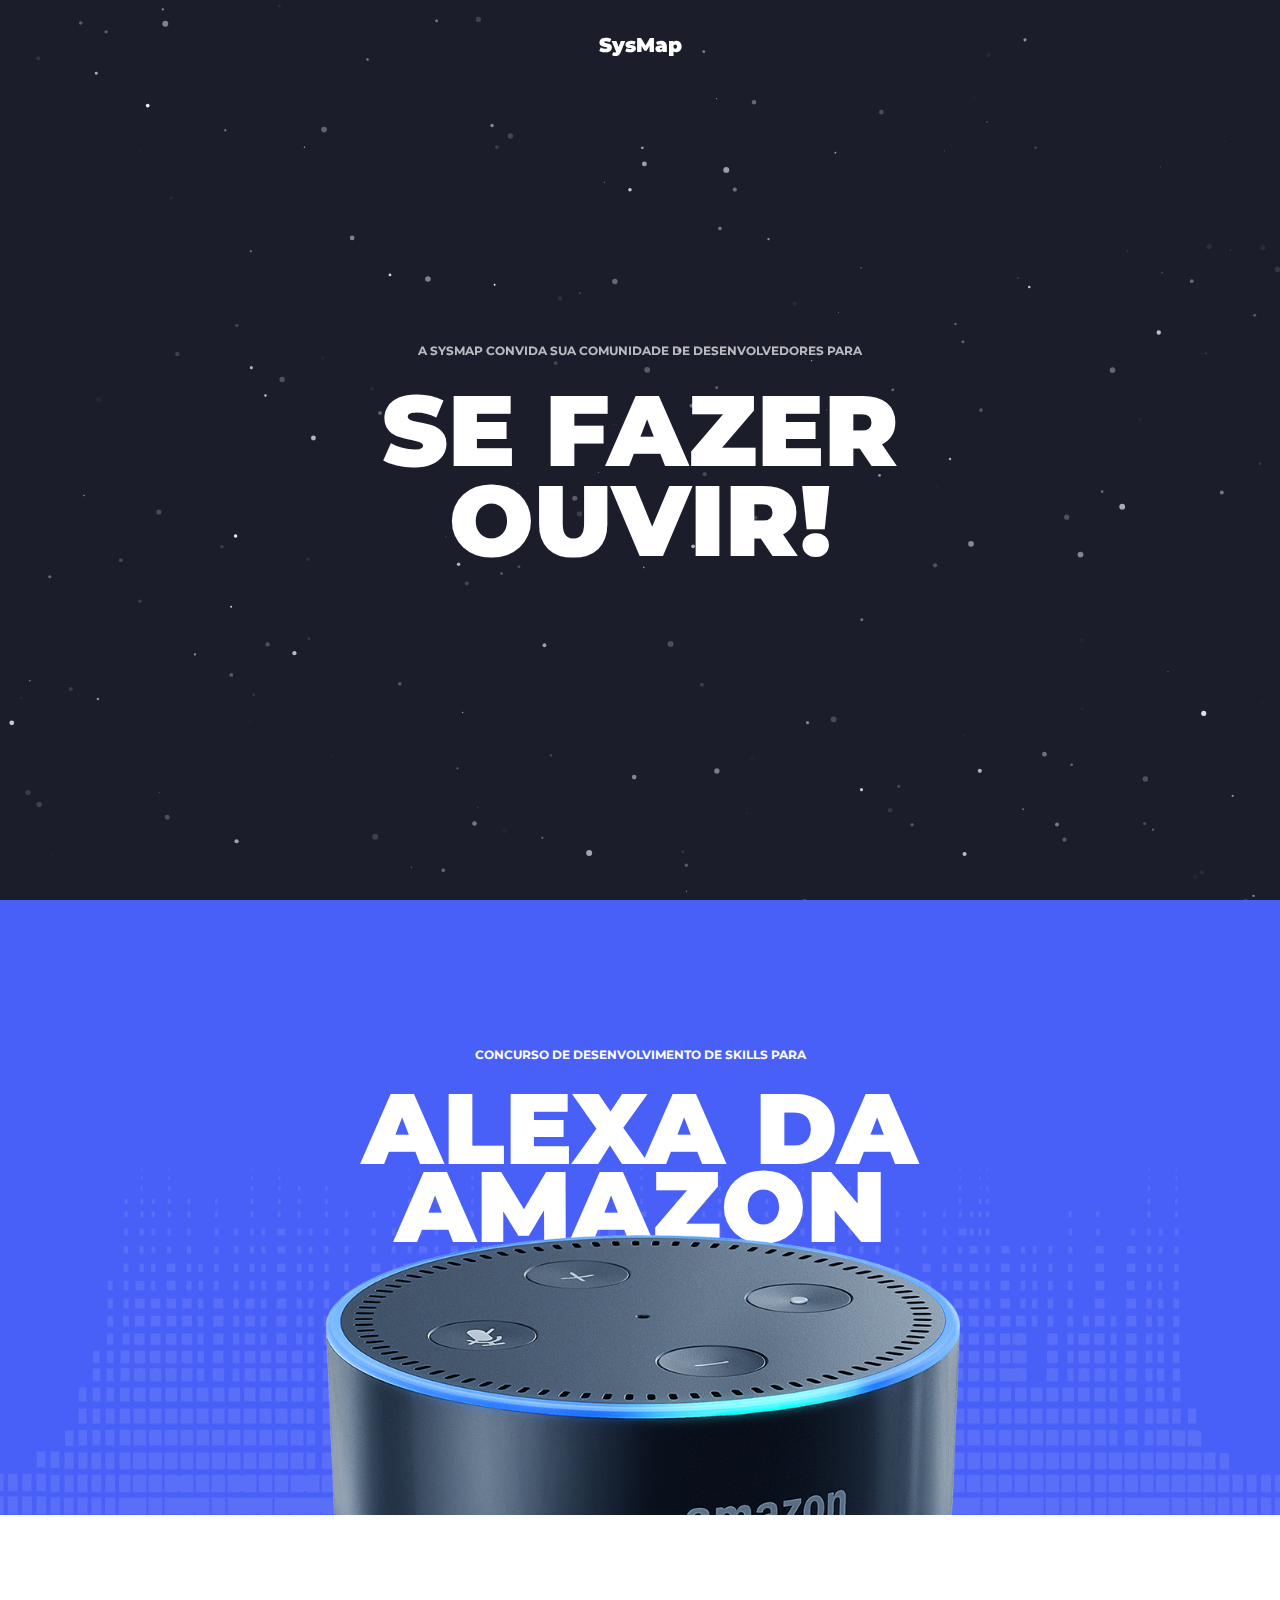
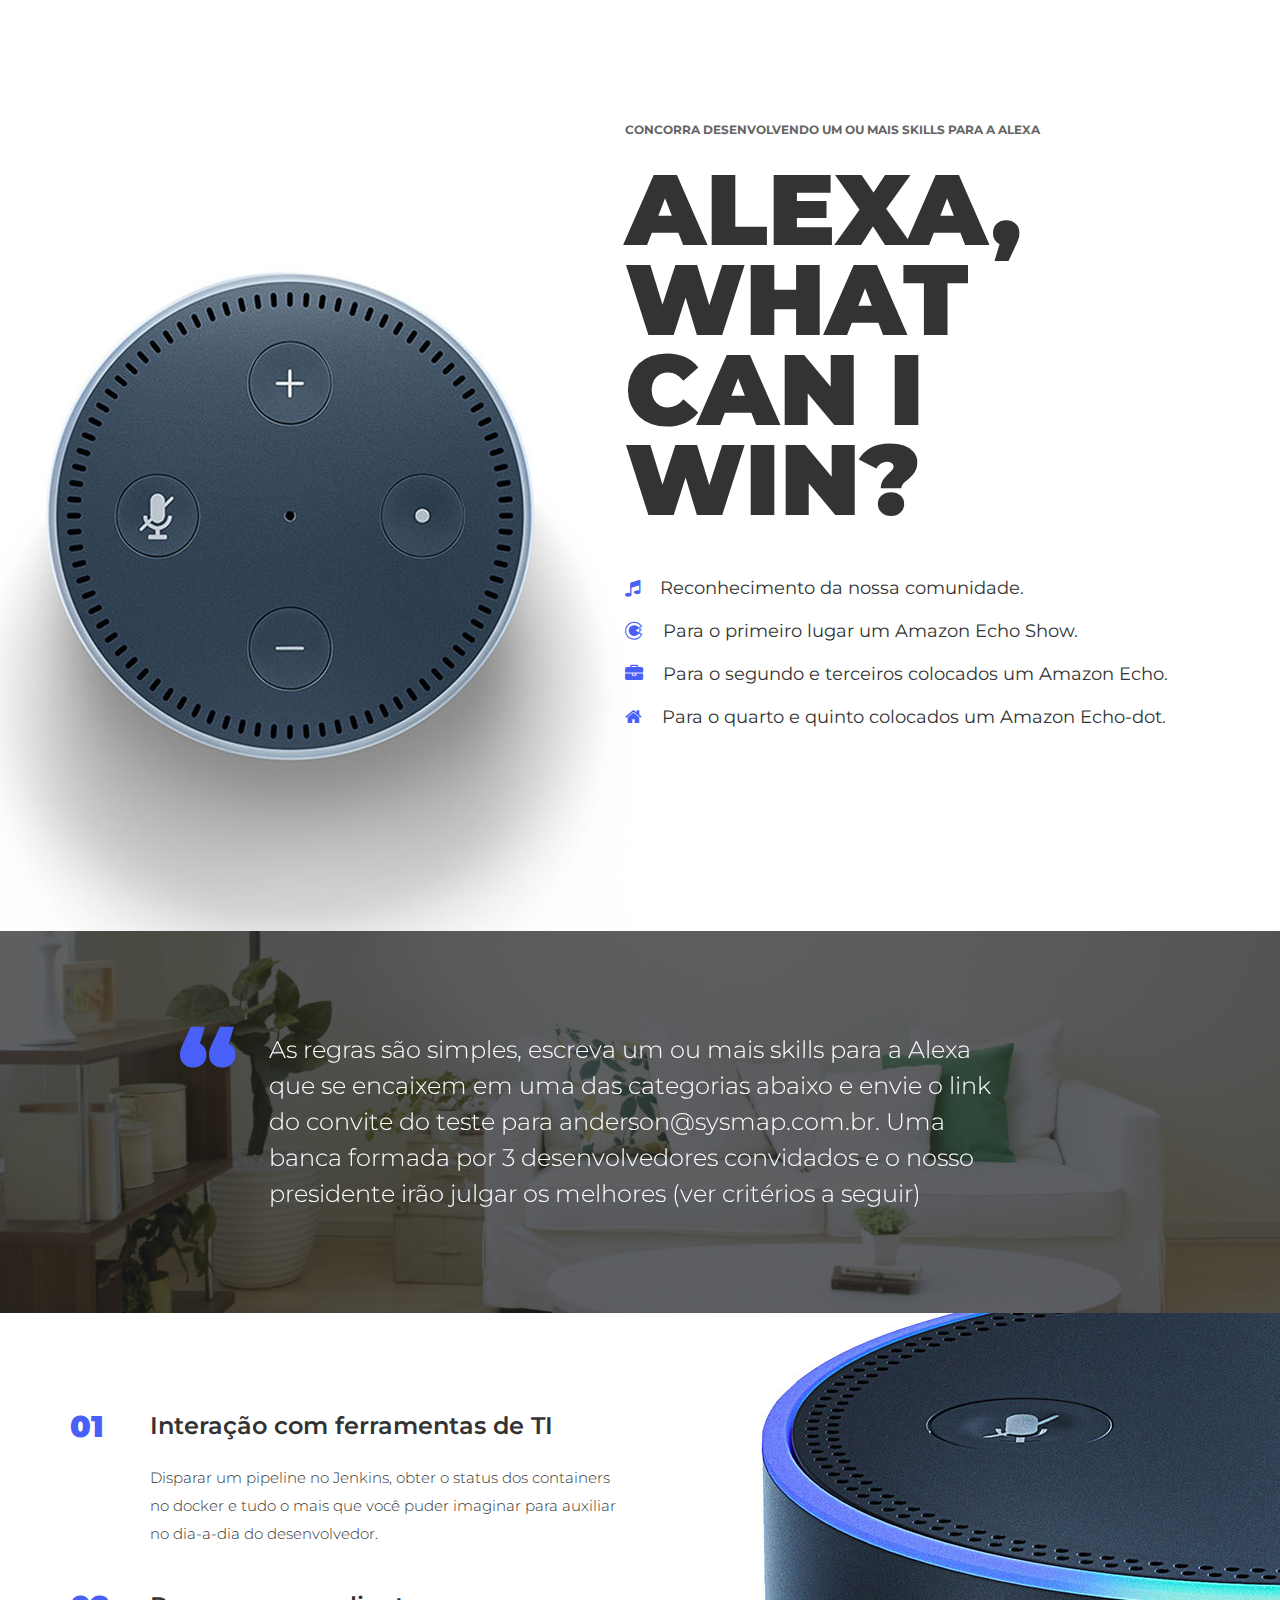
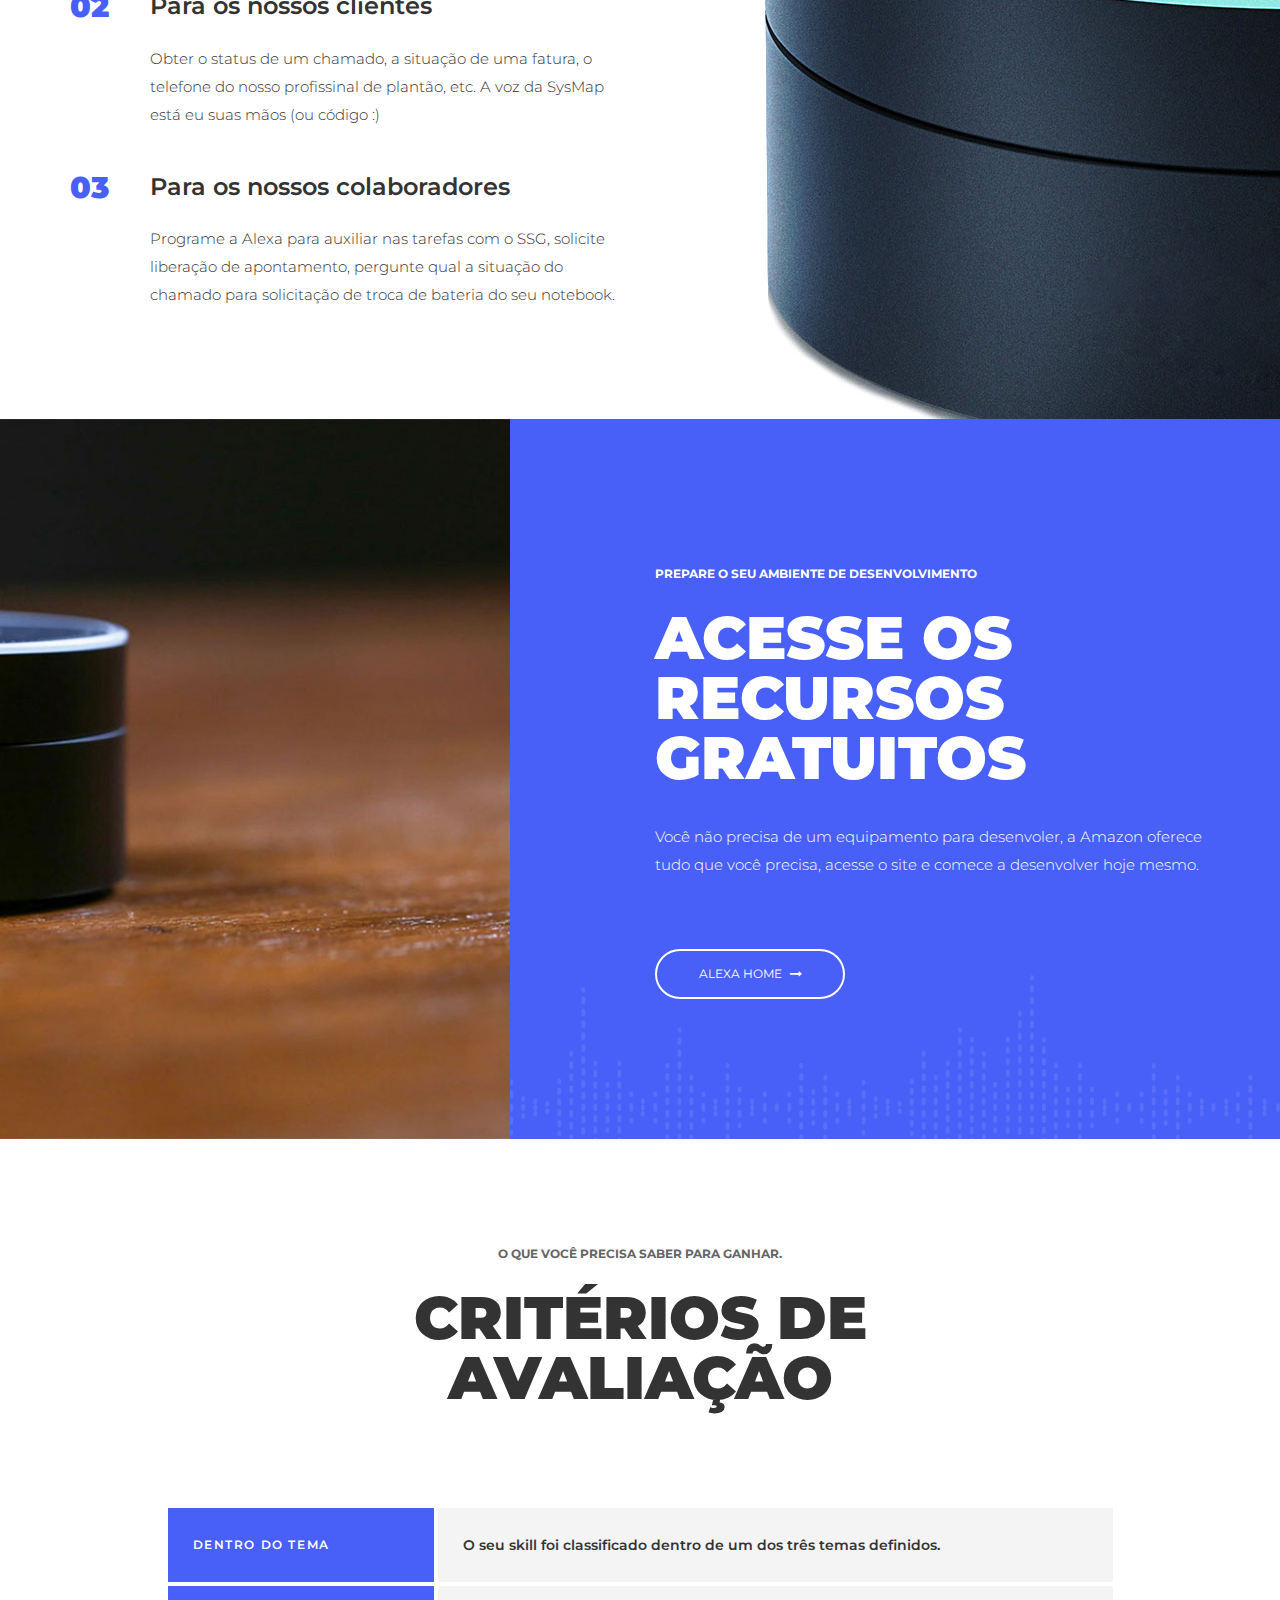
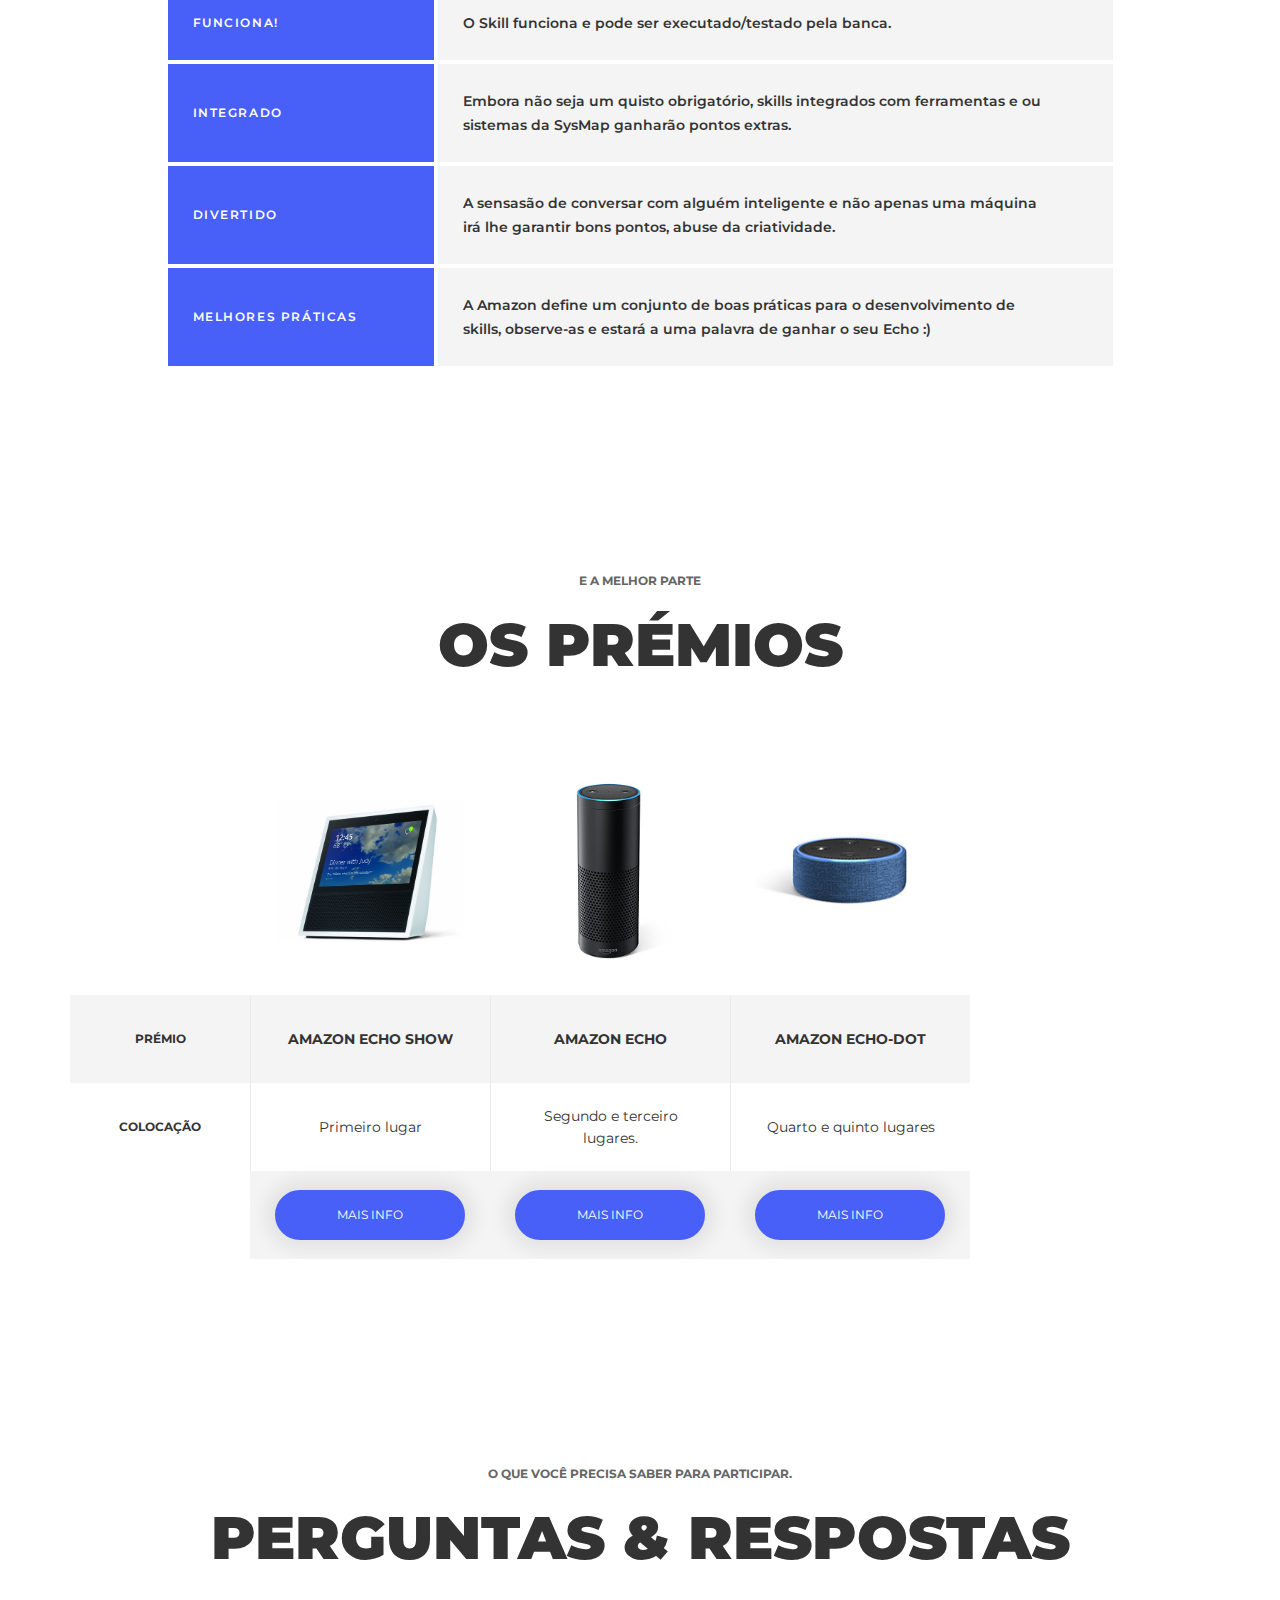
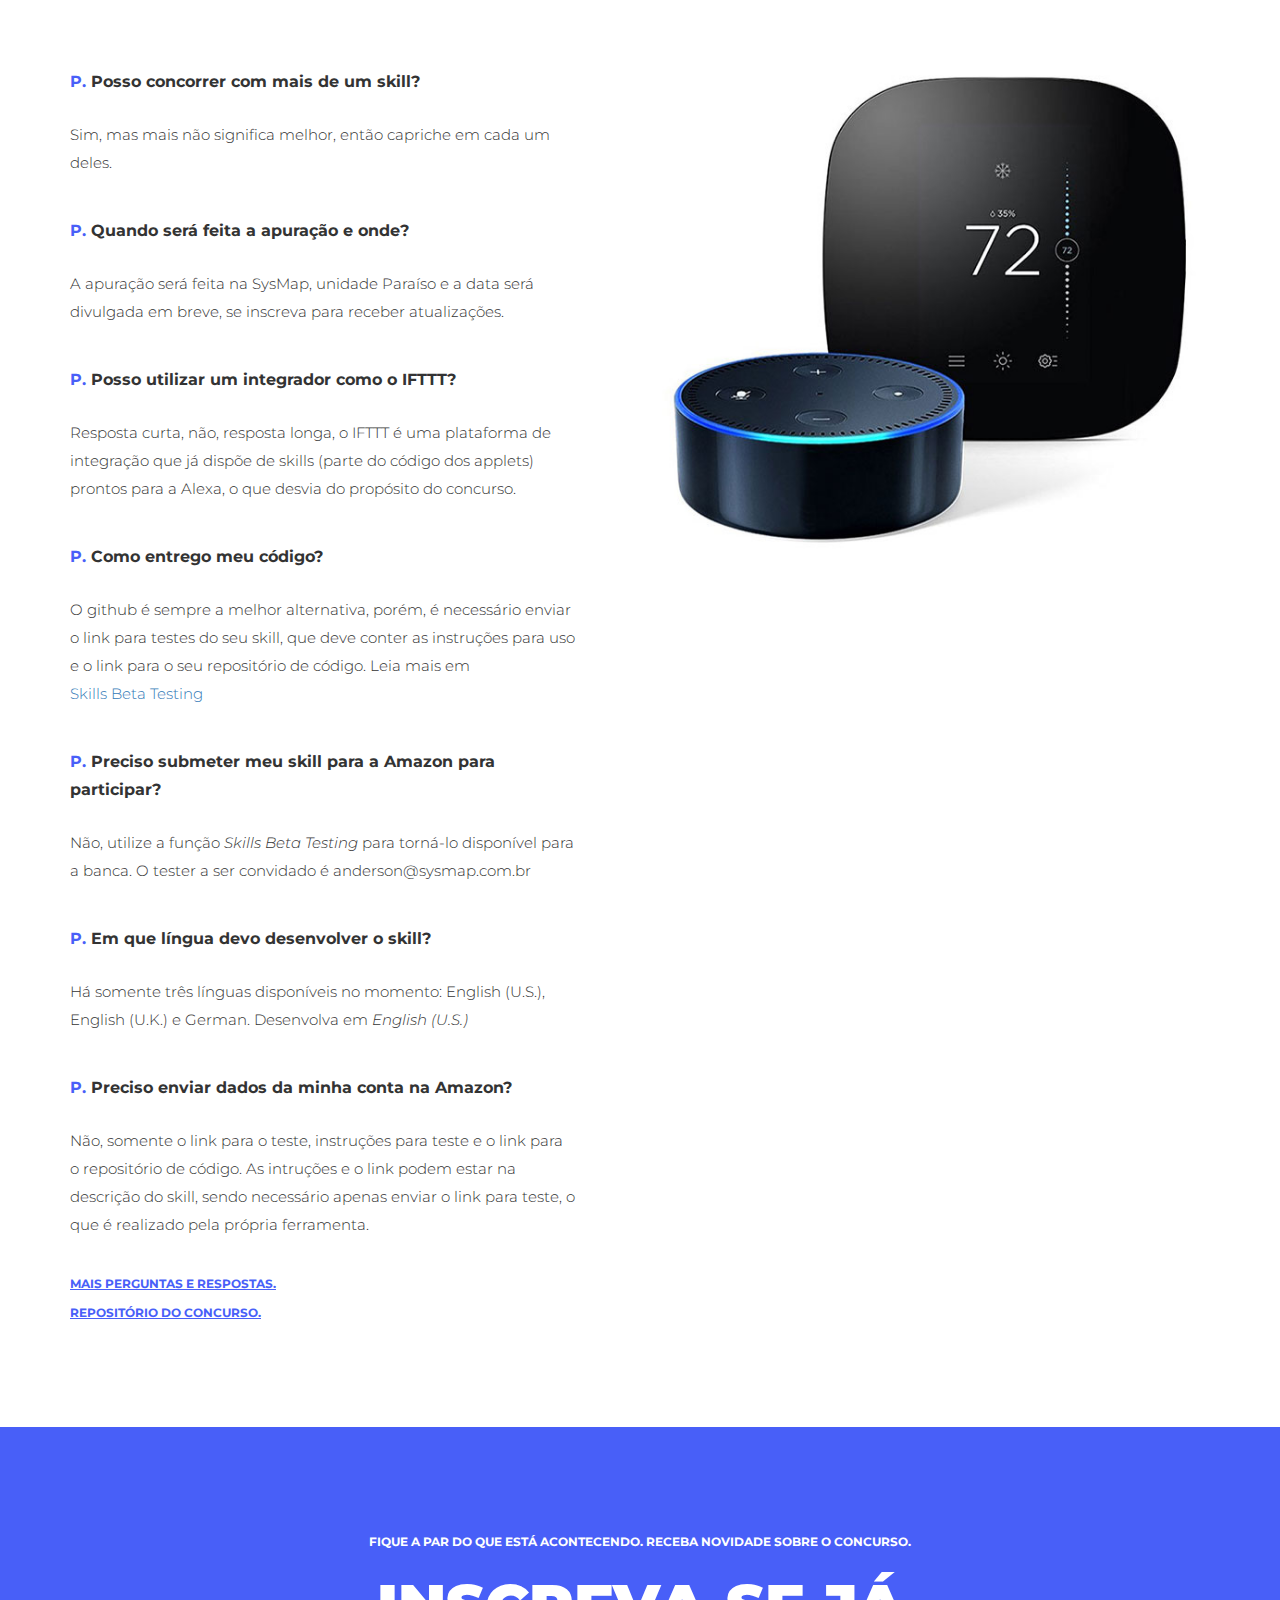
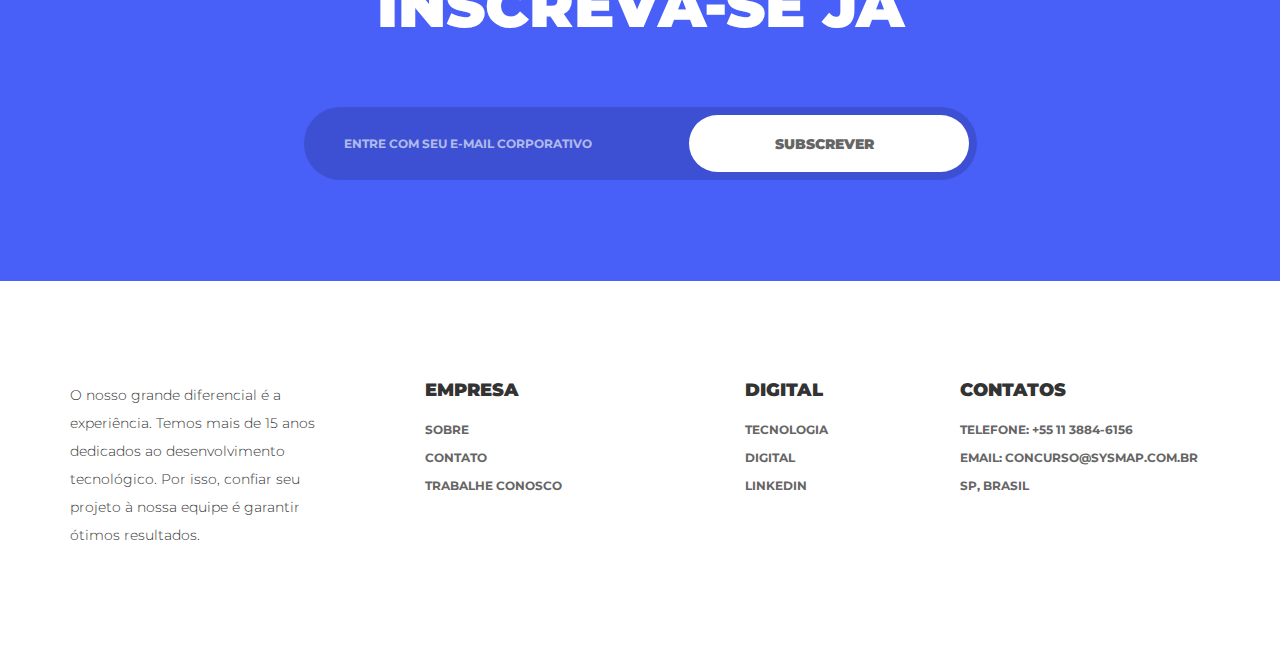
<file: docs/index-alexa.html>
<!DOCTYPE html>
<html lang="pt-br">

<head>
    <meta charset="utf-8">
    <meta http-equiv="X-UA-Compatible" content="IE=edge">
    <meta name="viewport" content="width=device-width, initial-scale=1">
    <title>Alexa - Skill Contest by SysMap</title>

    <!--all css files-->
<link href="https://fonts.googleapis.com/css?family=Montserrat:300,400,600,700,900" rel="stylesheet">
<link rel="stylesheet" href="assets/css/bootstrap.min.css">
<link rel="stylesheet" href="assets/css/font-awesome.min.css">
<link rel="stylesheet" href="assets/css/slick.min.css">
<link rel="stylesheet" href="assets/css/animate.css">
<link rel="stylesheet" href="assets/css/magnific.pupup.css">
<link rel="stylesheet" href="assets/css/sweet.alert.css">
<link rel="stylesheet" href="assets/css/slicknav.css">
<link rel="stylesheet" href="assets/css/main.css"> <!-- main stylesheet -->
<link rel="stylesheet" href="style.css">

</head>

<body>

<!-- start .preloader -->
<div class="preloader">
    <div class="inner text-center">
        <span class="preloader-spin"></span>
    </div>
</div>
<!-- end .preloader -->

<div class="site_wrap">
<div class="eco--header--wraper eco--header--2 eco--white--style">
    <div class="eco--header--top">
        <div class="container">
            <div class="row">
                <div class="col-md-12 text-center">
                    <div class="eco--logo">
                        <a href="http://www.sysmap.com.br">SysMap</a>
                    </div>
                </div>
            </div>
        </div>
    </div> <!-- end .eco-header-top -->
</div> <!-- end .eco-header-wraper -->
<div class="eco--home--area--4 c7-bg particle-parent">
    <div class="container">
        <div class="row">
            <div class="col-md-8 col-md-offset-2">
                <div class="eco--home--content--4">
                    <div class="eco--sec--title--white">
                      <!--
                        <div class="eco--btn--wrap eco--mb60">
                            <a href="https://www.youtube.com/embed/UOEIH2l9z7c?ecver=2" class="eco--video--btn--2 eco--popup fa fa-play">.</a>
                        </div>
                      -->
                        <span>A SysMap convida sua comunidade de desenvolvedores para</span>
                        <h1>se fazer ouvir!</h1>
                    </div>
                </div>
            </div>
        </div>
    </div>
    <div id="particles-js"></div>
</div> <!-- end .eco-home-area-1 -->
<div class="eco--promo--1 eco--pd--140 c1-bg eco--bg--ptrn--1">
    <div class="container">
        <div class="row">
            <div class="col-md-8 col-md-offset-2">
                <div class="eco--sec--title--white text-center">
                    <span>Concurso de desenvolvimento de Skills para</span>
                    <h1>Alexa da Amazon</h1>
                </div>
            </div>
        </div>
        <div class="eco--promo--image--1">
            <img src="assets/img/item-02.png" alt="">
        </div>
    </div>
</div> <!-- end .eco-promo-1 -->
<div class="eco--promo--2 eco--pd--200" id="promo2">
    <div class="container">
        <div class="row">
            <div class="col-lg-6 col-lg-offset-6 col-md-8 col-md-offset-4">
                <div class="eco--inner eco--ml-30">
                    <div class="eco--sec--title">
                        <span>Concorra desenvolvendo um ou mais skills para a Alexa</span>
                        <h1>Alexa, what can I win?</h1>
                    </div>
                    <ul class="eco--promo--list--1 eco--mt50">
                        <li>
                            <i class="fa fa-music"></i>
                            Reconhecimento da nossa comunidade.
                        </li>
                        <li>
                            <i class="fa fa-codiepie"></i>
                            Para o primeiro lugar um Amazon Echo Show.
                        </li>
                        <li>
                            <i class="fa fa-briefcase"></i>
                            Para o segundo e terceiros colocados um Amazon Echo.
                        </li>
                        <li>
                            <i class="fa fa-home"></i>
                            Para o quarto e quinto colocados um Amazon Echo-dot.
                        </li>
                    </ul>
                </div>
            </div>
        </div>
        <div class="eco--promo--image--2">
            <img src="assets/img/item-03.jpg" alt="">
        </div>
    </div>
</div> <!-- end .eco-promo-2 -->
<div class="eco--review--area--1 eco--overlay--1 eco--pd--100" style="background-image: url(assets/img/review-bg.jpg)">
    <div class="container">
        <div class="row">
            <div class="col-md-10 col-md-offset-1">
                <div class="eco--review--slider--1">
                    <div class="eco--single--slide">
                        <h3>As regras são simples, escreva um ou mais skills para a Alexa que se encaixem em uma das categorias abaixo e envie o link do convite do teste para anderson@sysmap.com.br. Uma banca formada por 3 desenvolvedores convidados e o nosso presidente irão julgar os melhores (ver critérios a seguir)</h3>
                    </div>
                    <div class="eco--single--slide">
                        <h3>As regras são simples, escreva um ou mais skills para a Alexa que se encaixem em uma das categorias abaixo e envie o link do convite do teste para anderson@sysmap.com.br. Uma banca formada por 3 desenvolvedores convidados e o nosso presidente irão julgar os melhores (ver critérios a seguir)</h3>
                    </div>
                    <div class="eco--single--slide">
                        <h3>As regras são simples, escreva um ou mais skills para a Alexa que se encaixem em uma das categorias abaixo e envie o link do convite do teste para anderson@sysmap.com.br. Uma banca formada por 3 desenvolvedores convidados e o nosso presidente irão julgar os melhores (ver critérios a seguir)</h3>
                    </div>
                </div>
            </div>
        </div>
    </div>
</div> <!-- end .eco-review-area-1 -->
<div class="eco--feature--area--1 eco--pd--100">
	<div class="container">
		<div class="row">
			<div class="col-md-6">
				<div class="eco--feature--1">
					<div class="eco--single--feature--1">
						<span class="eco--feature--left">01</span>
						<div class="eco--feature--right">
							<h3>Interação com ferramentas de TI</h3>
							<p>Disparar um pipeline no Jenkins, obter o status dos containers no docker e tudo o mais que você puder imaginar para auxiliar no dia-a-dia do desenvolvedor.</p>
						</div>
					</div> <!-- .eco-single-feature-1 -->
					<div class="eco--single--feature--1">
						<span class="eco--feature--left">02</span>
						<div class="eco--feature--right">
							<h3>Para os nossos clientes</h3>
							<p>Obter o status de um chamado, a situação de uma fatura, o telefone do nosso profissinal de plantão, etc. A voz da SysMap está eu suas mãos (ou código :)</p>
						</div>
					</div> <!-- .eco-single-feature-1 -->
					<div class="eco--single--feature--1">
						<span class="eco--feature--left">03</span>
						<div class="eco--feature--right">
							<h3>Para os nossos colaboradores</h3>
							<p>Programe a Alexa para auxiliar nas tarefas com o SSG, solicite liberação de apontamento, pergunte qual a situação do chamado para solicitação de troca de bateria do seu notebook.</p>
						</div>
					</div> <!-- .eco-single-feature-1 -->
				</div> <!-- .eco-feature-1 -->
			</div>
		</div>
        <div class="eco--feature--image--1">
            <img src="assets/img/item-04.jpg" alt="">
        </div>
	</div>
</div><div class="eco--promo--3 eco--pd--140 eco--pd--140 c1-bg eco--bg--ptrn--2">
    <div class="container">
        <div class="row">
            <div class="col-lg-6 col-lg-offset-6 col-md-7 col-md-offset-5">
                <div class="eco--inner eco--ml-50">
                    <div class="eco--sec--title--white eco--small">
                        <span>Prepare o seu ambiente de desenvolvimento</span>
                        <h1>Acesse os recursos gratuitos</h1>
                    </div>
                    <div class="eco--content eco--mt35">
                       <p>Você não precisa de um equipamento para desenvoler, a Amazon oferece tudo que você precisa, acesse o site e comece a desenvolver hoje mesmo.</p>
                        <div class="eco--btn--wrap eco--mt70">
                            <a href="https://developer.amazon.com/alexa" class="eco--btn eco--bordered--white">Alexa home<i class="fa fa-long-arrow-right"></i></a>
                        </div>
                    </div>
                </div>
            </div>
        </div>
        <div class="eco--promo--image--3">
            <img src="assets/img/item-05.jpg" alt="">
        </div>
    </div>
</div> <!-- end .eco-promo-2 -->
<div class="eco--specification--1 eco--pd--100">
	<div class="container">
		<div class="row">
			<div class="col-md-8 col-md-offset-2">
                <div class="eco--sec--title eco--small text-center">
                    <span>O que você precisa saber para ganhar.</span>
                    <h1>Critérios de Avaliação</h1>
                </div>
			</div>
		</div>
		<div class="row">
			<div class="col-md-10 col-md-offset-1">
				<div class="eco--inner">
					<ul class="eco--specification--list--1 eco--mt100">
						<li>
							<div class="eco--title">Dentro do tema</div>
							<div class="eco--desc">O seu skill foi classificado dentro de um dos três temas definidos.</div>
						</li>
						<li>
							<div class="eco--title">Funciona!</div>
							<div class="eco--desc">O Skill funciona e pode ser executado/testado pela banca.</div>
						</li>
						<li>
							<div class="eco--title">Integrado</div>
							<div class="eco--desc">Embora não seja um quisto obrigatório, skills integrados com ferramentas e ou sistemas da SysMap ganharão pontos extras.</div>
						</li>
						<li>
							<div class="eco--title">Divertido</div>
							<div class="eco--desc">A sensasão de conversar com alguém inteligente e não apenas uma máquina irá lhe garantir bons pontos, abuse da criatividade.</div>
						</li>
						<li>
							<div class="eco--title">Melhores práticas</div>
							<div class="eco--desc">A Amazon define um conjunto de boas práticas para o desenvolvimento de skills, observe-as e estará a uma palavra de ganhar o seu Echo :)</div>
						</li>
					</ul>
				</div>
			</div>
		</div>
	</div>
</div>

<div class="eco--pricing--area--1 eco--pd--100">
    <div class="container">
        <div class="row">
            <div class="col-md-8 col-md-offset-2">
                <div class="eco--sec--title eco--small text-center">
                    <span>E a melhor parte</span>
                    <h1>Os prémios</h1>
                </div>
            </div>
        </div>
        <div class="row">
            <div class="col-md-12">
                <div class="eco--pricing--wrap--1 eco--mt70">
                    <div class="eco--pricing--main--wrap">
                        <ul class="eco--single--pricing--1 eco--pricing--overview hidden-sm hidden-xs">
                            <li>Info</li>
                            <li>Prémio</li>
                            <li>Colocação</li>
                        </ul>
                        <ul class="eco--single--pricing--1">
                            <li><img src="assets/img/echo-show-b.jpg" alt=""></li>
                            <li>
                                <strong class="pt">Prémio</strong>
                                Amazon Echo Show
                            </li>
                            <li>
                                <strong class="pt">Colocação</strong>
                                Primeiro lugar
                            </li>
                            <li><a href="https://www.amazon.com/b/?ie=UTF8&node=9818047011&ref_=fs_ods_fs_aucc_cp" class="eco--btn">Mais info</a></li>
                        </ul>
                        <ul class="eco--single--pricing--1">
                            <li><img src="assets/img/echo-b.jpg" alt=""></li>
                            <li>
                                <strong class="pt">Prémio</strong>
                                Amazon Echo
                            </li>
                            <li>
                                <strong class="pt">Colocação</strong>
                                Segundo e terceiro lugares.
                            </li>
                            <li><a href="https://www.amazon.com/b/?ie=UTF8&node=9818047011&ref_=fs_ods_fs_aucc_cp" class="eco--btn">Mais info</a></li>
                        </ul>
                        <ul class="eco--single--pricing--1">
                            <li><img src="assets/img/pricing-3.jpg" alt=""></li>
                            <li>
                                <strong class="pt">Prémio</strong>
                                Amazon Echo-dot
                            </li>
                            <li>
                                <strong class="pt">Colocação</strong>
                                Quarto e quinto lugares
                            </li>
                            <li><a href="https://www.amazon.com/b/?ie=UTF8&node=9818047011&ref_=fs_ods_fs_aucc_cp" class="eco--btn">Mais info</a></li>
                        </ul>

                    </div>
                </div>
            </div>
        </div>
    </div>
</div>

<div class="eco--faq--area--1 eco--pd--100">
    <div class="container">
        <div class="row">
			<div class="col-md-10 col-md-offset-1">
                <div class="eco--sec--title eco--small text-center">
                    <span>O que você precisa saber para participar.</span>
                    <h1>Perguntas & Respostas</h1>
                </div>
			</div>
        </div>
        <div class="row">
            <div class="col-md-6">
                <div class="eco--faq--1 eco--mt100 eco--pr50">
                    <div class="eco--single--faq">
                        <h4>Posso concorrer com mais de um skill?</h4>
                        <p>Sim, mas mais não significa melhor, então capriche em cada um deles.</p>
                    </div>
                    <div class="eco--single--faq">
                        <h4>Quando será feita a apuração e onde?</h4>
                        <p>A apuração será feita na SysMap, unidade Paraíso e a data será divulgada em breve, se inscreva para receber atualizações.</p>
                    </div>
                    <div class="eco--single--faq">
                        <h4>Posso utilizar um integrador como o IFTTT?</h4>
                        <p>Resposta curta, não, resposta longa, o IFTTT é uma plataforma de integração que já dispõe de skills (parte do código dos applets) prontos para a Alexa, o que desvia do propósito do concurso.</p>
                    </div>
                    <div class="eco--single--faq">
                        <h4>Como entrego meu código?</h4>
                        <p>O github é sempre a melhor alternativa, porém, é necessário enviar o link para testes do seu skill, que deve conter as instruções para uso e o link para o seu repositório de código. Leia mais em <a href="https://developer.amazon.com/public/solutions/alexa/alexa-skills-kit/docs/skills-beta-testing">Skills Beta Testing</a></p>
                    </div>
                    <div class="eco--single--faq">
                        <h4>Preciso submeter meu skill para a Amazon para participar?</h4>
                        <p>Não, utilize a função <i>Skills Beta Testing</i> para torná-lo disponível para a banca. O tester a ser convidado é anderson@sysmap.com.br</p>
                    </div>
                    <div class="eco--single--faq">
                        <h4>Em que língua devo desenvolver o skill?</h4>
                        <p>Há somente três línguas disponíveis no momento: English (U.S.), English (U.K.) e German. Desenvolva em <i>English (U.S.)</i></p>
                    </div>
                    <div class="eco--single--faq">
                        <h4>Preciso enviar dados da minha conta na Amazon?</h4>
                        <p>Não, somente o link para o teste, instruções para teste e o link para o repositório de código. As intruções e o link podem estar na descrição do skill, sendo necessário apenas enviar o link para teste, o que é realizado pela própria ferramenta.</i></p>
                    </div>
                    <a class="eco--more--faq" href="mailto: anderson@sysmap.com.br">Mais perguntas e respostas.</a> <br/>
                    <a class="eco--more--faq" href="https://github.com/asantos2000/alexa-contest">Repositório do concurso.</a>
                </div>
            </div>
            <div class="col-md-6">
                <div class="eco-faq-img eco--mt100">
                    <img src="assets/img/item-06.jpg" alt="">
                </div>
            </div>
        </div>
    </div>
</div>

<div class="eco--newsletter--area--1 c1-bg eco--pd--100">
    <div class="container">
		<div class="row">
			<div class="col-md-10 col-md-offset-1">
                <div class="eco--sec--title--white eco--small text-center">
                    <span>Fique a par do que está acontecendo. Receba novidade sobre o concurso.</span>
                    <h1>Inscreva-se já</h1>
                </div>
			</div>
		</div>
       <div class="row">
           <div class="col-md-8 col-md-offset-2 eco--mt70">
               <form action="//crazycafe.us13.list-manage.com/subscribe/post?u=8b098ef4cf6323e5b448b2b8b&amp;id=43e059c09c" class="eco--mc--form1">
                   <div class="eco--newsletter--1">
                       <div class="eco--inner">
                           <input type="email" placeholder="Entre com seu e-mail corporativo" required="">
                           <button type="submit">Subscrever &nbsp; <i class="fa fa-spinner fa-pulse hidden submitSpinner"></i></button>
                       </div>

                   </div>
               </form>
           </div>
       </div>
    </div>
</div>
<div class="eco--footer eco--pd--100">
    <div class="container">
        <div class="row">
            <div class="col-sm-3">
                <div class="widget footer_widget">
                    <div class="eco--inner">
                        <p>O nosso grande diferencial é a experiência. Temos mais de 15 anos dedicados ao desenvolvimento tecnológico. Por isso, confiar seu projeto à nossa equipe é garantir ótimos resultados.</p>
                    </div>
                </div>
            </div>
            <div class="col-sm-3">
                <div class="widget footer_widget">
                   <div class="eco--inner">
                        <h4>Empresa</h4>
                        <ul>
                            <li><a href="http://www.sysmap.com.br/web/guest/a-sysmap">Sobre</a></li>
                            <li><a href="http://www.sysmap.com.br/web/guest/contato">Contato</a></li>
                            <li><a href="http://www.sysmap.com.br/web/guest/trabalhe-conosco">Trabalhe conosco</a></li>
                        </ul>
                    </div>
                </div>
            </div>
            <div class="col-sm-3">
                <div class="widget footer_widget">
                    <div class="eco--inner">
                        <h4>Digital</h4>
                        <ul>
                            <li><a href="http://www.sysmap.com.br/web/guest/tecnologia">Tecnologia</a></li>
                            <li><a href="http://www.sysmap.com.br/web/guest/digital">Digital</a></li>
                            <li><a href="https://www.linkedin.com/company/sysmap-solutions">LinkedIn</a></li>
                        </ul>
                    </div>
                </div>
            </div>
            <div class="col-sm-3">
                <div class="widget footer_widget">
                    <div class="eco--inner">
                        <h4>Contatos</h4>
                        <ul>
                            <li>Telefone: <a href="tel: +551138846156">+55 11 3884-6156</a></li>
                            <li>Email: <a href="mailto: concurso@sysmap.com.br">concurso@sysmap.com.br</a></li>
                            <li>SP, Brasil</li>
                        </ul>
                    </div>
                </div>
            </div>
        </div>
    </div>
</div>
</div> <!-- end .site_wrap -->
<!--all JavaScript Files-->
<script src="assets/js/jquery.min.js"></script>
<script src="assets/js/vendor/bootstrap.min.js"></script>
<script src="assets/js/vendor/slick.min.js"></script>
<script src="assets/js/vendor/magnific.popup.min.js"></script>
<script src="assets/js/vendor/ajaxchimp.min.js"></script>
<script src="assets/js/vendor/sweet.alert.min.js"></script>
<script src="assets/js/vendor/particle.min.js"></script>
<script src="assets/js/particle.config.js"></script>
<script src="assets/js/vendor/slicknav.min.js"></script>
<script src="assets/js/active.js"></script>
</body>

</html>
</file>
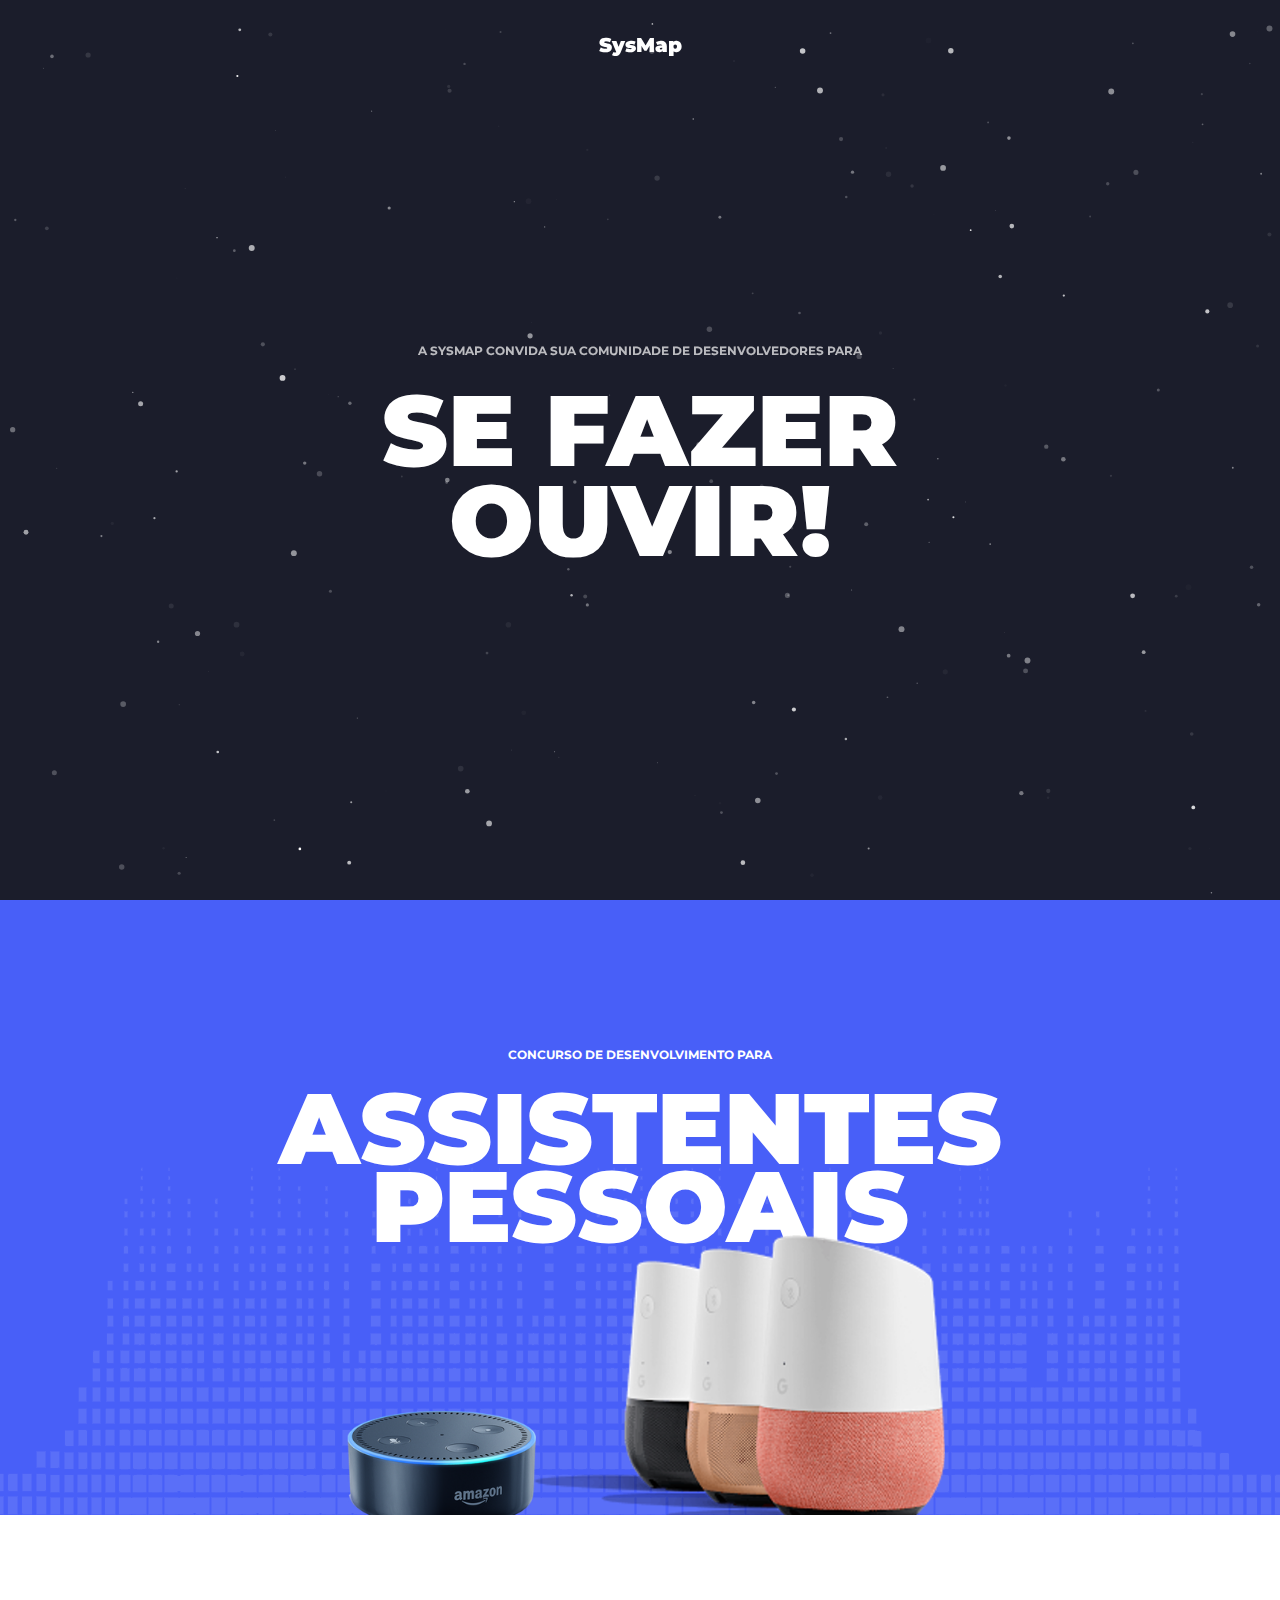
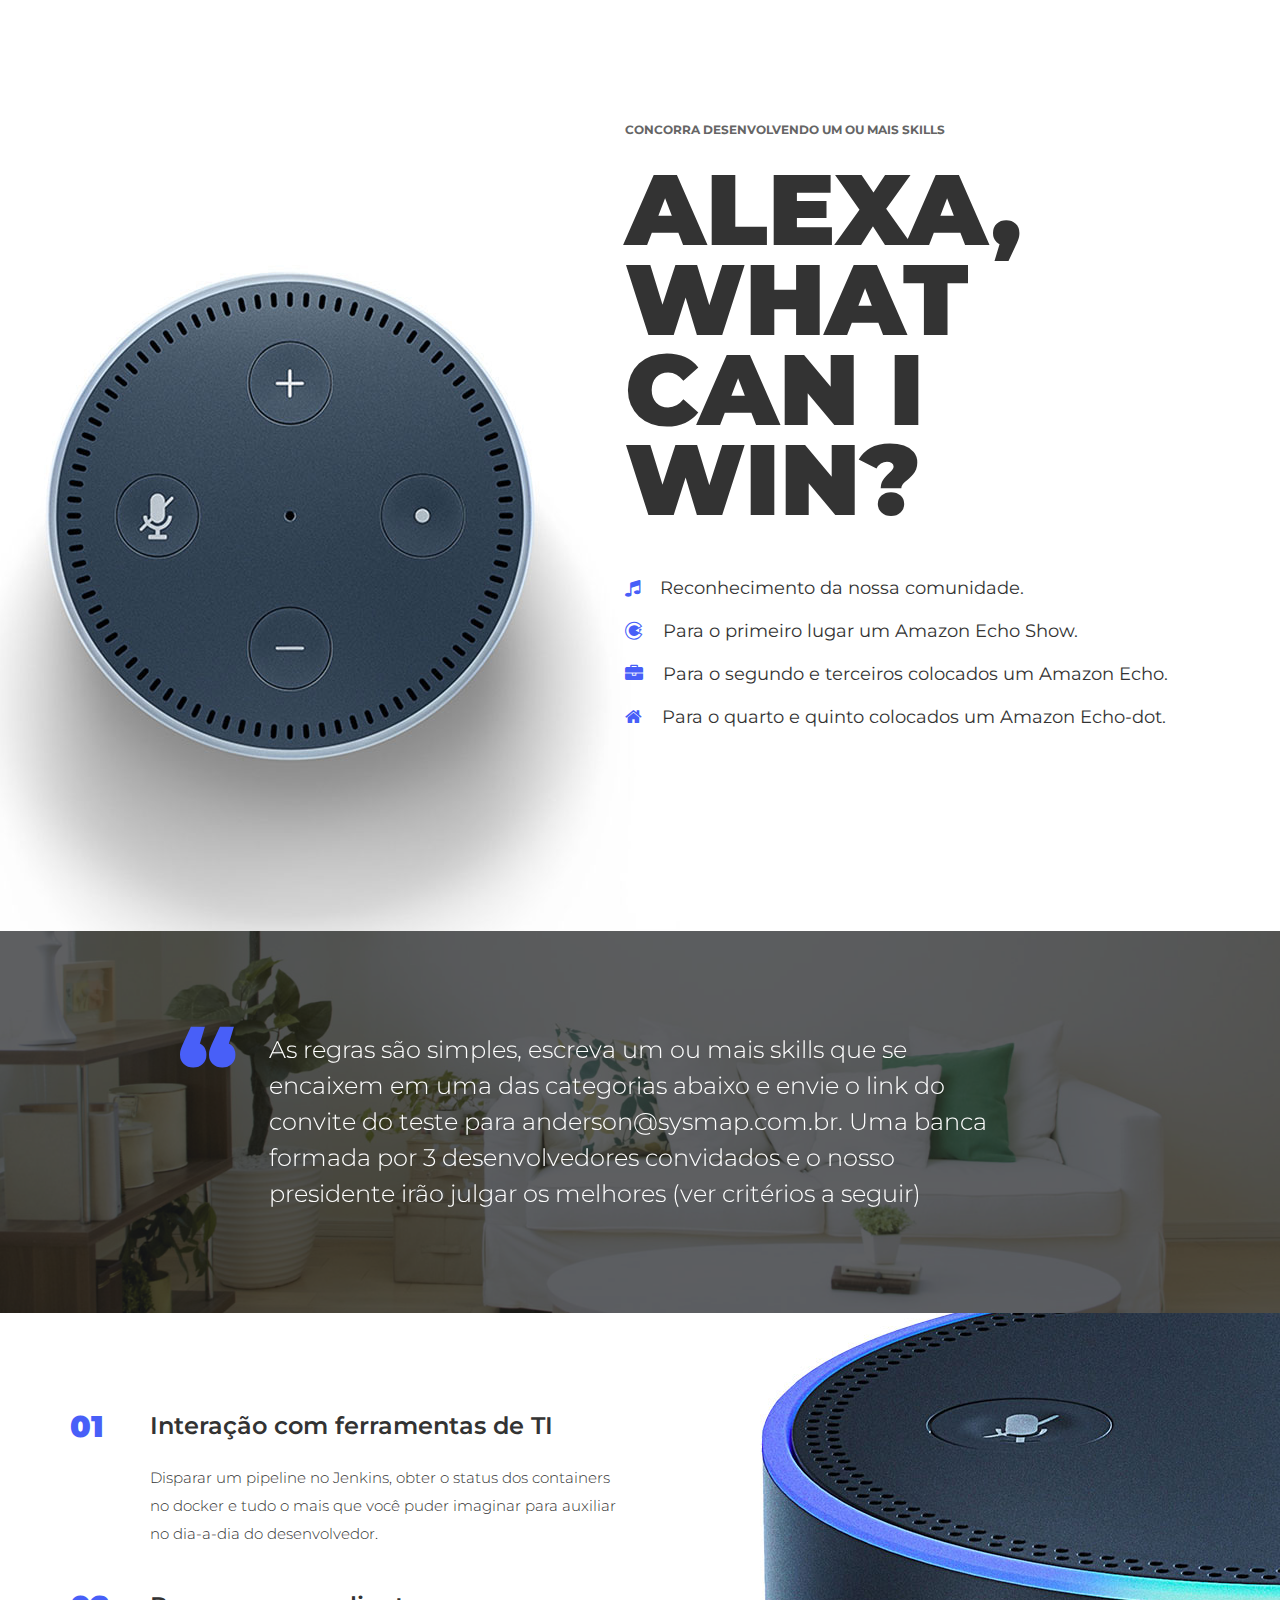
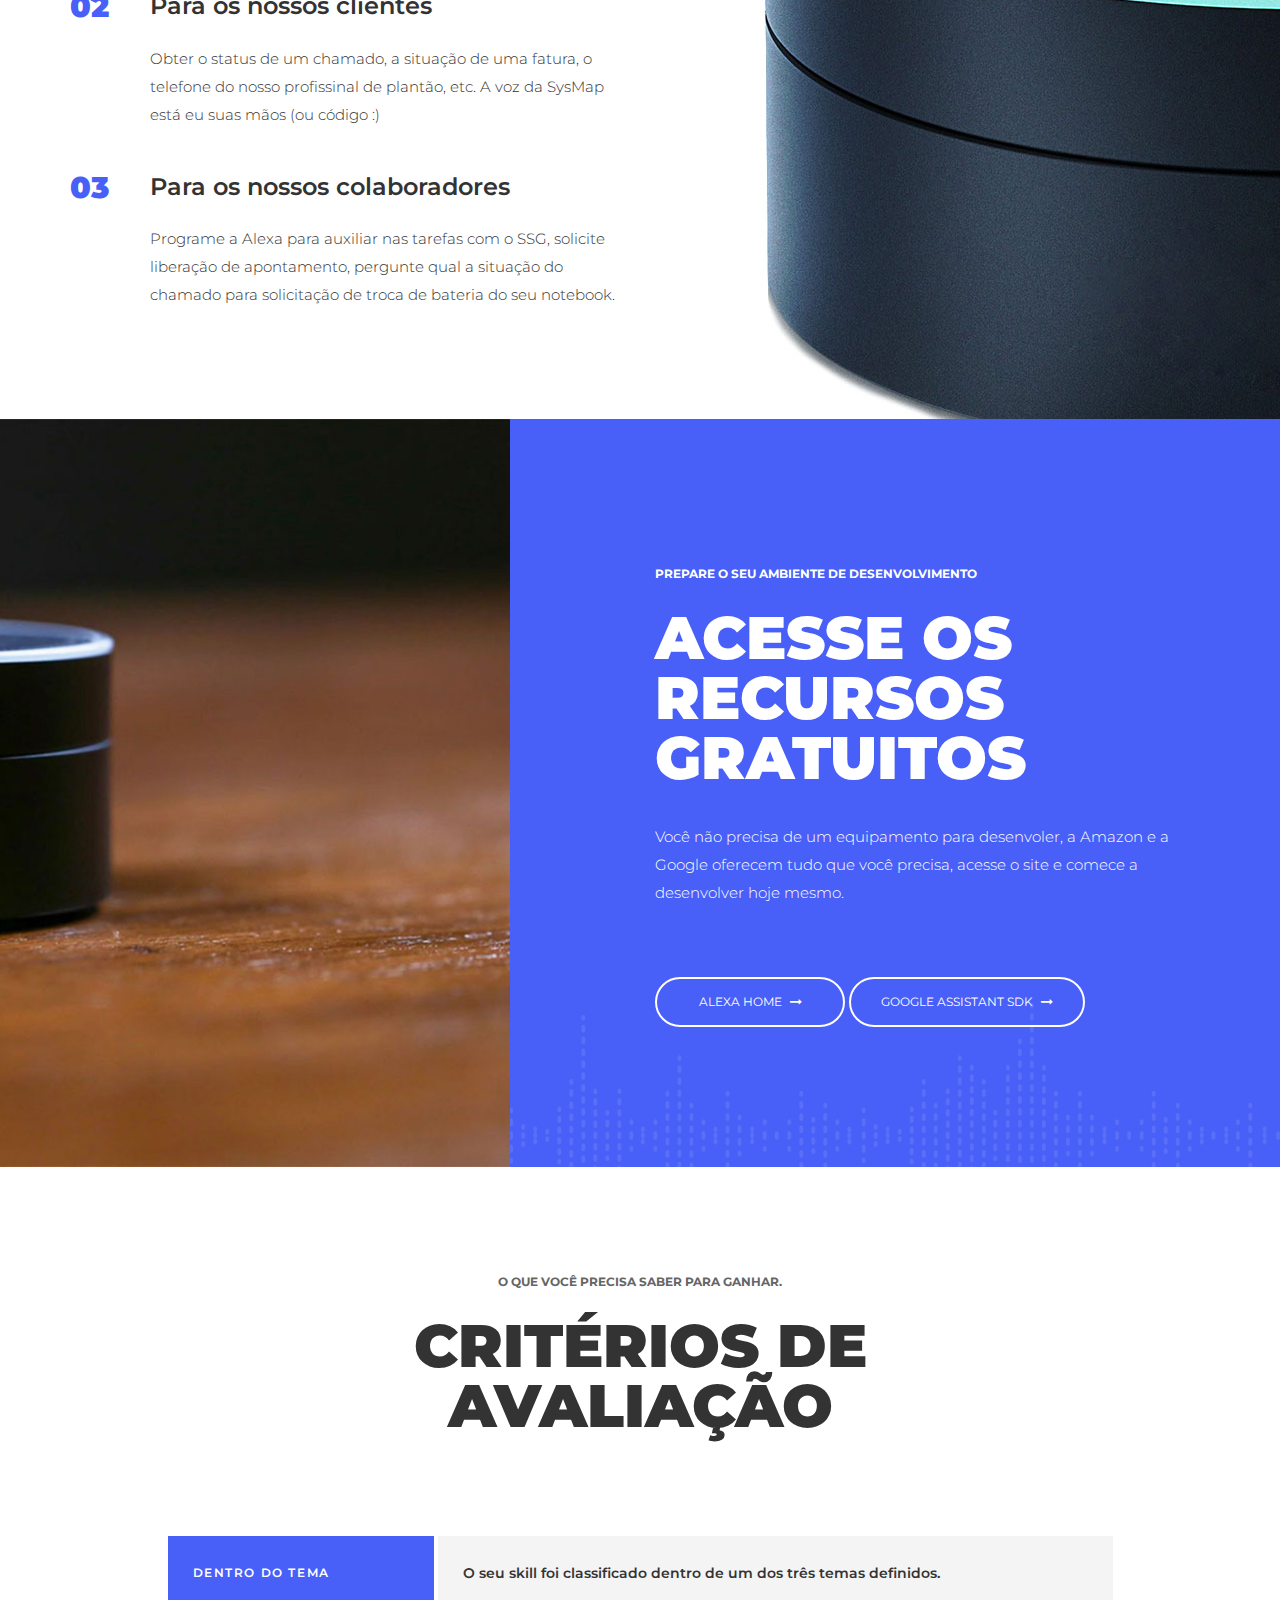
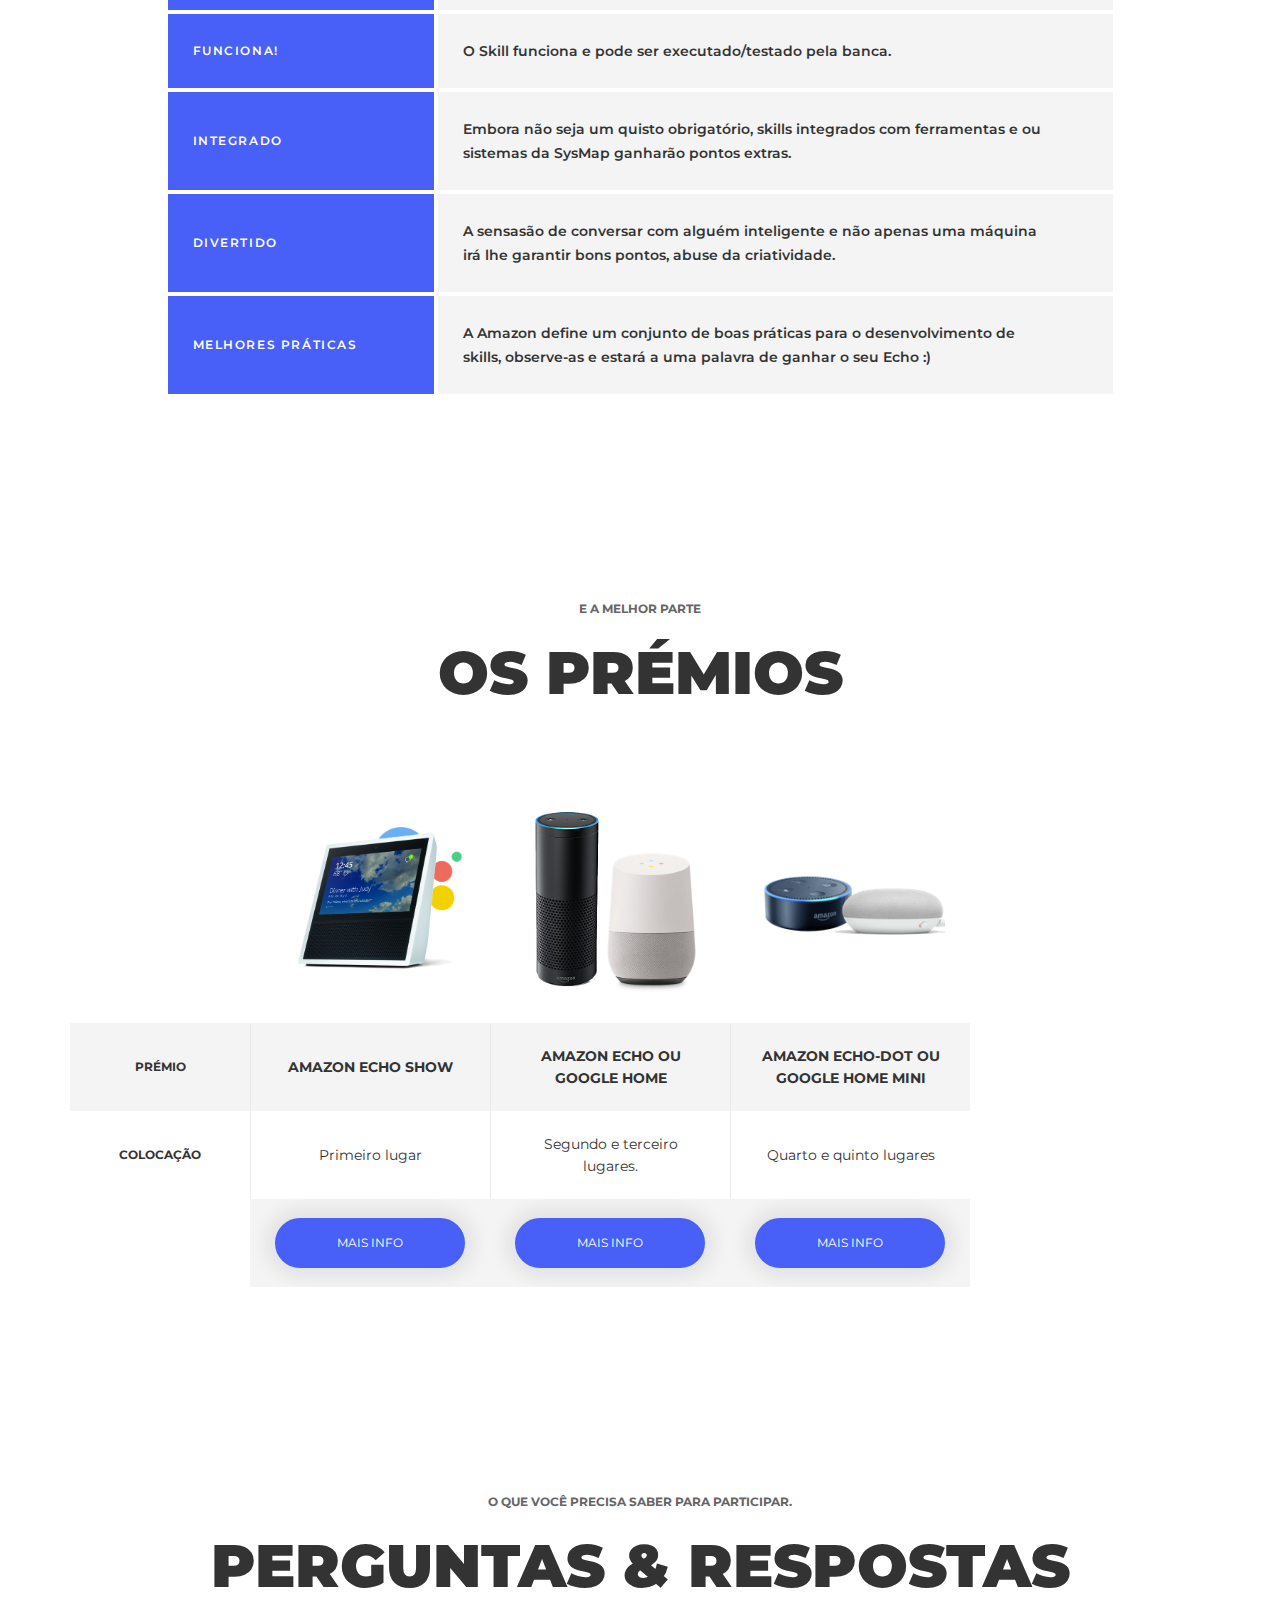
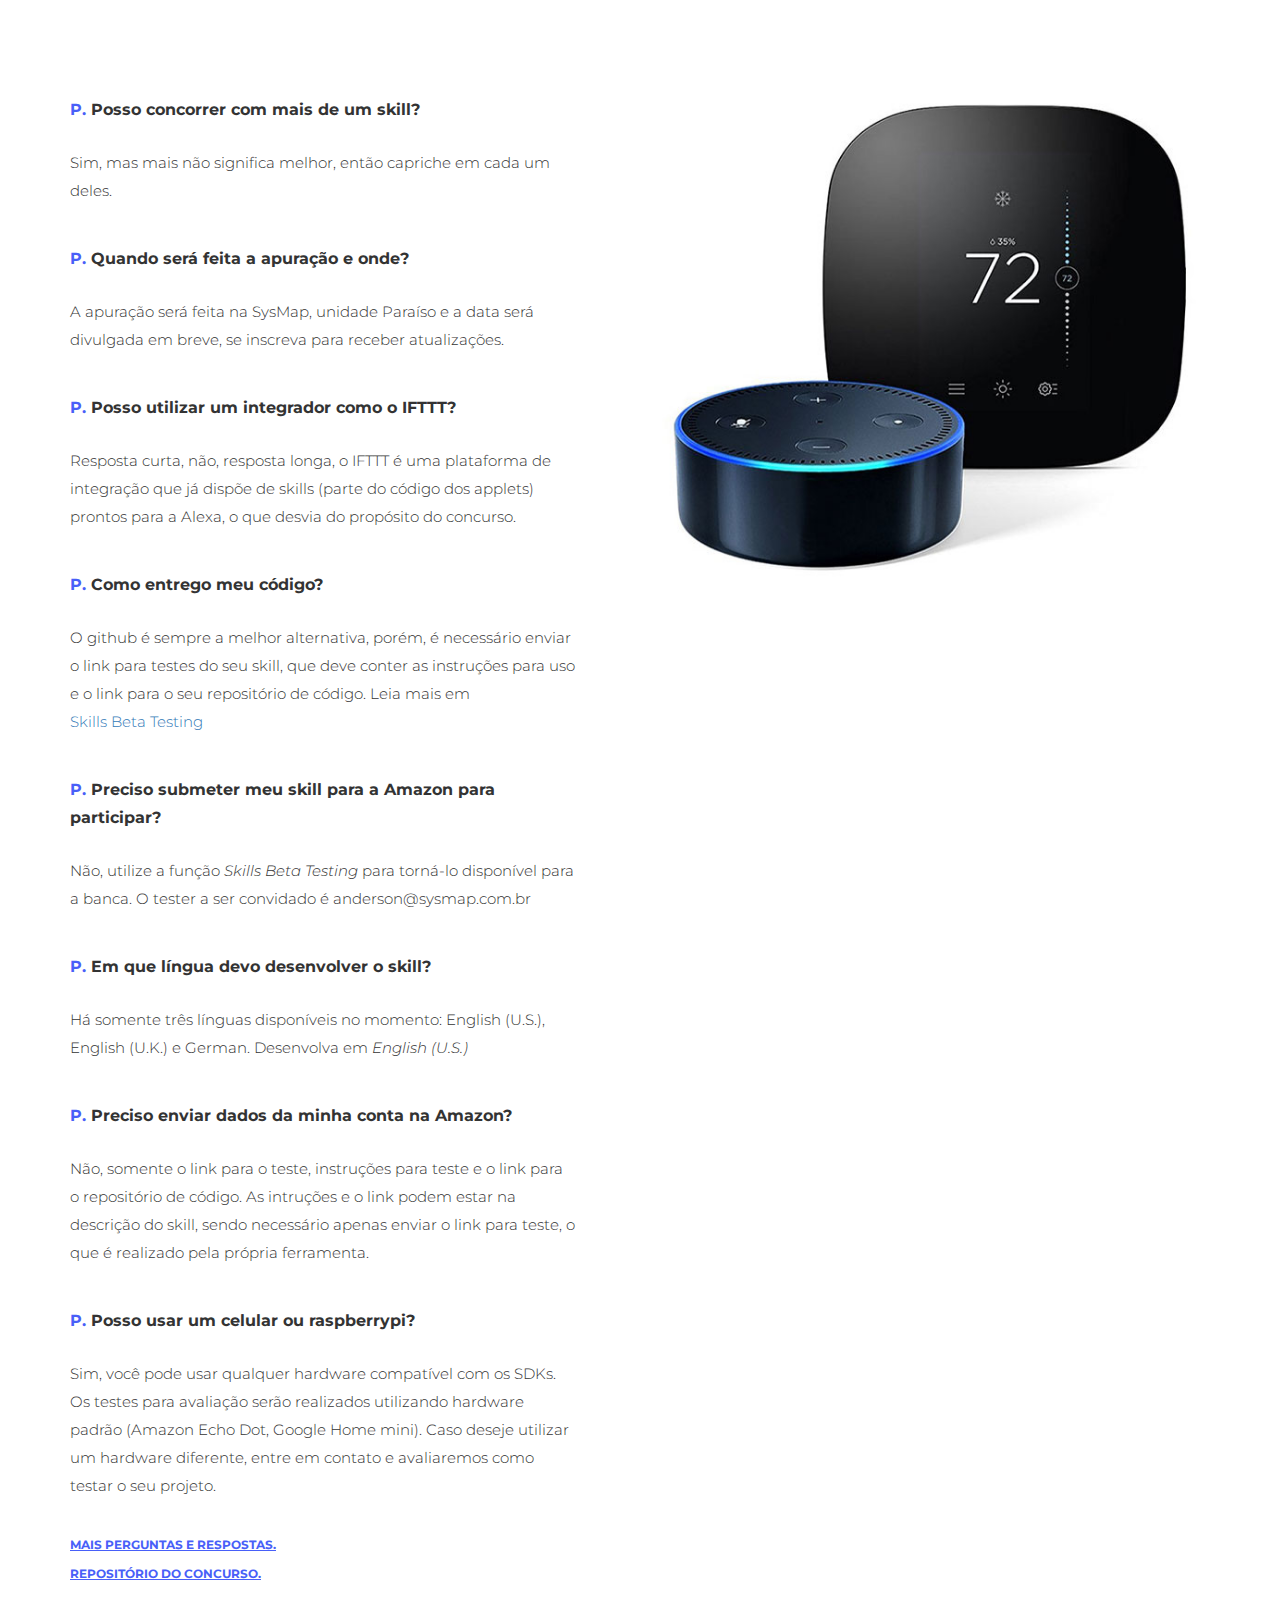
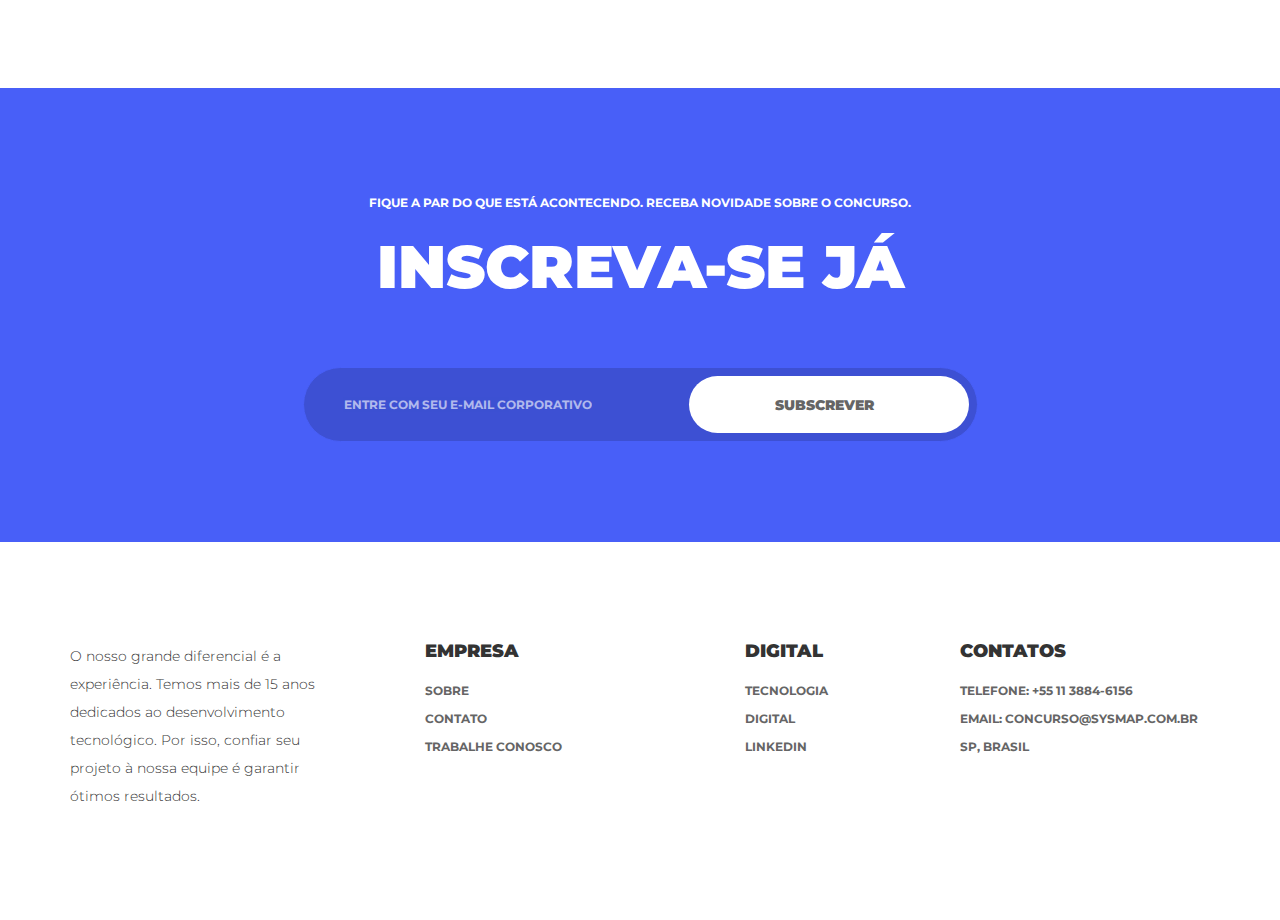
<file: docs/index-multi.html>
<!DOCTYPE html>
<html lang="pt-br">

<head>
    <meta charset="utf-8">
    <meta http-equiv="X-UA-Compatible" content="IE=edge">
    <meta name="viewport" content="width=device-width, initial-scale=1">
    <title>Alexa - Skill Contest by SysMap</title>

    <!--all css files-->
<link href="https://fonts.googleapis.com/css?family=Montserrat:300,400,600,700,900" rel="stylesheet">
<link rel="stylesheet" href="assets/css/bootstrap.min.css">
<link rel="stylesheet" href="assets/css/font-awesome.min.css">
<link rel="stylesheet" href="assets/css/slick.min.css">
<link rel="stylesheet" href="assets/css/animate.css">
<link rel="stylesheet" href="assets/css/magnific.pupup.css">
<link rel="stylesheet" href="assets/css/sweet.alert.css">
<link rel="stylesheet" href="assets/css/slicknav.css">
<link rel="stylesheet" href="assets/css/main.css"> <!-- main stylesheet -->
<link rel="stylesheet" href="style.css">

</head>

<body>

<!-- start .preloader -->
<div class="preloader">
    <div class="inner text-center">
        <span class="preloader-spin"></span>
    </div>
</div>
<!-- end .preloader -->

<div class="site_wrap">
<div class="eco--header--wraper eco--header--2 eco--white--style">
    <div class="eco--header--top">
        <div class="container">
            <div class="row">
                <div class="col-md-12 text-center">
                    <div class="eco--logo">
                        <a href="http://www.sysmap.com.br">SysMap</a>
                    </div>
                </div>
            </div>
        </div>
    </div> <!-- end .eco-header-top -->
</div> <!-- end .eco-header-wraper -->
<div class="eco--home--area--4 c7-bg particle-parent">
    <div class="container">
        <div class="row">
            <div class="col-md-8 col-md-offset-2">
                <div class="eco--home--content--4">
                    <div class="eco--sec--title--white">
                      <!--
                        <div class="eco--btn--wrap eco--mb60">
                            <a href="https://www.youtube.com/embed/UOEIH2l9z7c?ecver=2" class="eco--video--btn--2 eco--popup fa fa-play">.</a>
                        </div>
                      -->
                        <span>A SysMap convida sua comunidade de desenvolvedores para</span>
                        <h1>se fazer ouvir!</h1>
                    </div>
                </div>
            </div>
        </div>
    </div>
    <div id="particles-js"></div>
</div> <!-- end .eco-home-area-1 -->
<div class="eco--promo--1 eco--pd--140 c1-bg eco--bg--ptrn--1">
    <div class="container">
        <div class="row">
            <div class="col-md-8 col-md-offset-2">
                <div class="eco--sec--title--white text-center">
                    <span>Concurso de desenvolvimento para</span>
                    <h1>Assistentes Pessoais</h1>
                </div>
            </div>
        </div>
        <div class="eco--promo--image--1">
            <img src="assets/img/item-02-multi.png" alt="">
        </div>
    </div>
</div> <!-- end .eco-promo-1 -->
<div class="eco--promo--2 eco--pd--200" id="promo2">
    <div class="container">
        <div class="row">
            <div class="col-lg-6 col-lg-offset-6 col-md-8 col-md-offset-4">
                <div class="eco--inner eco--ml-30">
                    <div class="eco--sec--title">
                        <span>Concorra desenvolvendo um ou mais skills</span>
                        <h1>Alexa, what can I win?</h1>
                    </div>
                    <ul class="eco--promo--list--1 eco--mt50">
                        <li>
                            <i class="fa fa-music"></i>
                            Reconhecimento da nossa comunidade.
                        </li>
                        <li>
                            <i class="fa fa-codiepie"></i>
                            Para o primeiro lugar um Amazon Echo Show.
                        </li>
                        <li>
                            <i class="fa fa-briefcase"></i>
                            Para o segundo e terceiros colocados um Amazon Echo.
                        </li>
                        <li>
                            <i class="fa fa-home"></i>
                            Para o quarto e quinto colocados um Amazon Echo-dot.
                        </li>
                    </ul>
                </div>
            </div>
        </div>
        <div class="eco--promo--image--2">
            <img src="assets/img/item-03.jpg" alt="">
        </div>
    </div>
</div> <!-- end .eco-promo-2 -->
<div class="eco--review--area--1 eco--overlay--1 eco--pd--100" style="background-image: url(assets/img/review-bg.jpg)">
    <div class="container">
        <div class="row">
            <div class="col-md-10 col-md-offset-1">
                <div class="eco--review--slider--1">
                    <div class="eco--single--slide">
                        <h3>As regras são simples, escreva um ou mais skills que se encaixem em uma das categorias abaixo e envie o link do convite do teste para anderson@sysmap.com.br. Uma banca formada por 3 desenvolvedores convidados e o nosso presidente irão julgar os melhores (ver critérios a seguir)</h3>
                    </div>
                </div>
            </div>
        </div>
    </div>
</div> <!-- end .eco-review-area-1 -->
<div class="eco--feature--area--1 eco--pd--100">
	<div class="container">
		<div class="row">
			<div class="col-md-6">
				<div class="eco--feature--1">
					<div class="eco--single--feature--1">
						<span class="eco--feature--left">01</span>
						<div class="eco--feature--right">
							<h3>Interação com ferramentas de TI</h3>
							<p>Disparar um pipeline no Jenkins, obter o status dos containers no docker e tudo o mais que você puder imaginar para auxiliar no dia-a-dia do desenvolvedor.</p>
						</div>
					</div> <!-- .eco-single-feature-1 -->
					<div class="eco--single--feature--1">
						<span class="eco--feature--left">02</span>
						<div class="eco--feature--right">
							<h3>Para os nossos clientes</h3>
							<p>Obter o status de um chamado, a situação de uma fatura, o telefone do nosso profissinal de plantão, etc. A voz da SysMap está eu suas mãos (ou código :)</p>
						</div>
					</div> <!-- .eco-single-feature-1 -->
					<div class="eco--single--feature--1">
						<span class="eco--feature--left">03</span>
						<div class="eco--feature--right">
							<h3>Para os nossos colaboradores</h3>
							<p>Programe a Alexa para auxiliar nas tarefas com o SSG, solicite liberação de apontamento, pergunte qual a situação do chamado para solicitação de troca de bateria do seu notebook.</p>
						</div>
					</div> <!-- .eco-single-feature-1 -->
				</div> <!-- .eco-feature-1 -->
			</div>
		</div>
        <div class="eco--feature--image--1">
            <img src="assets/img/item-04.jpg" alt="">
        </div>
	</div>
</div><div class="eco--promo--3 eco--pd--140 eco--pd--140 c1-bg eco--bg--ptrn--2">
    <div class="container">
        <div class="row">
            <div class="col-lg-6 col-lg-offset-6 col-md-7 col-md-offset-5">
                <div class="eco--inner eco--ml-50">
                    <div class="eco--sec--title--white eco--small">
                        <span>Prepare o seu ambiente de desenvolvimento</span>
                        <h1>Acesse os recursos gratuitos</h1>
                    </div>
                    <div class="eco--content eco--mt35">
                       <p>Você não precisa de um equipamento para desenvoler, a Amazon e a Google oferecem tudo que você precisa, acesse o site e comece a desenvolver hoje mesmo.</p>
                        <div class="eco--btn--wrap eco--mt70">
                            <a href="https://developer.amazon.com/alexa" class="eco--btn eco--bordered--white">Alexa home<i class="fa fa-long-arrow-right"></i></a>
                            <a href="https://developers.google.com/assistant/sdk/" class="eco--btn eco--bordered--white">Google Assistant SDK<i class="fa fa-long-arrow-right"></i></a>
                        </div>
                    </div>
                </div>
            </div>
        </div>
        <div class="eco--promo--image--3">
            <img src="assets/img/item-05.jpg" alt="">
        </div>
    </div>
</div> <!-- end .eco-promo-2 -->
<div class="eco--specification--1 eco--pd--100">
	<div class="container">
		<div class="row">
			<div class="col-md-8 col-md-offset-2">
                <div class="eco--sec--title eco--small text-center">
                    <span>O que você precisa saber para ganhar.</span>
                    <h1>Critérios de Avaliação</h1>
                </div>
			</div>
		</div>
		<div class="row">
			<div class="col-md-10 col-md-offset-1">
				<div class="eco--inner">
					<ul class="eco--specification--list--1 eco--mt100">
						<li>
							<div class="eco--title">Dentro do tema</div>
							<div class="eco--desc">O seu skill foi classificado dentro de um dos três temas definidos.</div>
						</li>
						<li>
							<div class="eco--title">Funciona!</div>
							<div class="eco--desc">O Skill funciona e pode ser executado/testado pela banca.</div>
						</li>
						<li>
							<div class="eco--title">Integrado</div>
							<div class="eco--desc">Embora não seja um quisto obrigatório, skills integrados com ferramentas e ou sistemas da SysMap ganharão pontos extras.</div>
						</li>
						<li>
							<div class="eco--title">Divertido</div>
							<div class="eco--desc">A sensasão de conversar com alguém inteligente e não apenas uma máquina irá lhe garantir bons pontos, abuse da criatividade.</div>
						</li>
						<li>
							<div class="eco--title">Melhores práticas</div>
							<div class="eco--desc">A Amazon define um conjunto de boas práticas para o desenvolvimento de skills, observe-as e estará a uma palavra de ganhar o seu Echo :)</div>
						</li>
					</ul>
				</div>
			</div>
		</div>
	</div>
</div>

<div class="eco--pricing--area--1 eco--pd--100">
    <div class="container">
        <div class="row">
            <div class="col-md-8 col-md-offset-2">
                <div class="eco--sec--title eco--small text-center">
                    <span>E a melhor parte</span>
                    <h1>Os prémios</h1>
                </div>
            </div>
        </div>
        <div class="row">
            <div class="col-md-12">
                <div class="eco--pricing--wrap--1 eco--mt70">
                    <div class="eco--pricing--main--wrap">
                        <ul class="eco--single--pricing--1 eco--pricing--overview hidden-sm hidden-xs">
                            <li>Info</li>
                            <li>Prémio</li>
                            <li>Colocação</li>
                        </ul>
                        <ul class="eco--single--pricing--1">
                            <li><img src="assets/img/echo-show-b-multi.png" alt=""></li>
                            <li>
                                <strong class="pt">Prémio</strong>
                                Amazon Echo Show
                            </li>
                            <li>
                                <strong class="pt">Colocação</strong>
                                Primeiro lugar
                            </li>
                            <li><a href="https://www.amazon.com/b/?ie=UTF8&node=9818047011&ref_=fs_ods_fs_aucc_cp" class="eco--btn">Mais info</a></li>
                        </ul>
                        <ul class="eco--single--pricing--1">
                            <li><img src="assets/img/echo-b-multi.png" alt=""></li>
                            <li>
                                <strong class="pt">Prémio</strong>
                                Amazon Echo ou Google Home
                            </li>
                            <li>
                                <strong class="pt">Colocação</strong>
                                Segundo e terceiro lugares.
                            </li>
                            <li><a href="https://www.amazon.com/b/?ie=UTF8&node=9818047011&ref_=fs_ods_fs_aucc_cp" class="eco--btn">Mais info</a></li>
                        </ul>
                        <ul class="eco--single--pricing--1">
                            <li><img src="assets/img/mini-multi.png" alt=""></li>
                            <li>
                                <strong class="pt">Prémio</strong>
                                Amazon Echo-dot ou Google Home mini
                            </li>
                            <li>
                                <strong class="pt">Colocação</strong>
                                Quarto e quinto lugares
                            </li>
                            <li><a href="https://www.amazon.com/b/?ie=UTF8&node=9818047011&ref_=fs_ods_fs_aucc_cp" class="eco--btn">Mais info</a></li>
                        </ul>

                    </div>
                </div>
            </div>
        </div>
    </div>
</div>

<div class="eco--faq--area--1 eco--pd--100">
    <div class="container">
        <div class="row">
			<div class="col-md-10 col-md-offset-1">
                <div class="eco--sec--title eco--small text-center">
                    <span>O que você precisa saber para participar.</span>
                    <h1>Perguntas & Respostas</h1>
                </div>
			</div>
        </div>
        <div class="row">
            <div class="col-md-6">
                <div class="eco--faq--1 eco--mt100 eco--pr50">
                    <div class="eco--single--faq">
                        <h4>Posso concorrer com mais de um skill?</h4>
                        <p>Sim, mas mais não significa melhor, então capriche em cada um deles.</p>
                    </div>
                    <div class="eco--single--faq">
                        <h4>Quando será feita a apuração e onde?</h4>
                        <p>A apuração será feita na SysMap, unidade Paraíso e a data será divulgada em breve, se inscreva para receber atualizações.</p>
                    </div>
                    <div class="eco--single--faq">
                        <h4>Posso utilizar um integrador como o IFTTT?</h4>
                        <p>Resposta curta, não, resposta longa, o IFTTT é uma plataforma de integração que já dispõe de skills (parte do código dos applets) prontos para a Alexa, o que desvia do propósito do concurso.</p>
                    </div>
                    <div class="eco--single--faq">
                        <h4>Como entrego meu código?</h4>
                        <p>O github é sempre a melhor alternativa, porém, é necessário enviar o link para testes do seu skill, que deve conter as instruções para uso e o link para o seu repositório de código. Leia mais em <a href="https://developer.amazon.com/public/solutions/alexa/alexa-skills-kit/docs/skills-beta-testing">Skills Beta Testing</a></p>
                    </div>
                    <div class="eco--single--faq">
                        <h4>Preciso submeter meu skill para a Amazon para participar?</h4>
                        <p>Não, utilize a função <i>Skills Beta Testing</i> para torná-lo disponível para a banca. O tester a ser convidado é anderson@sysmap.com.br</p>
                    </div>
                    <div class="eco--single--faq">
                        <h4>Em que língua devo desenvolver o skill?</h4>
                        <p>Há somente três línguas disponíveis no momento: English (U.S.), English (U.K.) e German. Desenvolva em <i>English (U.S.)</i></p>
                    </div>
                    <div class="eco--single--faq">
                        <h4>Preciso enviar dados da minha conta na Amazon?</h4>
                        <p>Não, somente o link para o teste, instruções para teste e o link para o repositório de código. As intruções e o link podem estar na descrição do skill, sendo necessário apenas enviar o link para teste, o que é realizado pela própria ferramenta.</i></p>
                    </div>
                    <div class="eco--single--faq">
                        <h4>Posso usar um celular ou raspberrypi?</h4>
                        <p>Sim, você pode usar qualquer hardware compatível com os SDKs. Os testes para avaliação serão realizados utilizando hardware padrão (Amazon Echo Dot, Google Home mini). Caso deseje utilizar um hardware diferente, entre em contato e avaliaremos como testar o seu projeto.</i></p>
                    </div>
                    <a class="eco--more--faq" href="mailto: anderson@sysmap.com.br">Mais perguntas e respostas.</a> <br/>
                    <a class="eco--more--faq" href="https://github.com/asantos2000/alexa-contest">Repositório do concurso.</a>
                </div>
            </div>
            <div class="col-md-6">
                <div class="eco-faq-img eco--mt100">
                    <img src="assets/img/item-06.jpg" alt="">
                </div>
            </div>
        </div>
    </div>
</div>

<div class="eco--newsletter--area--1 c1-bg eco--pd--100">
    <div class="container">
		<div class="row">
			<div class="col-md-10 col-md-offset-1">
                <div class="eco--sec--title--white eco--small text-center">
                    <span>Fique a par do que está acontecendo. Receba novidade sobre o concurso.</span>
                    <h1>Inscreva-se já</h1>
                </div>
			</div>
		</div>
       <div class="row">
           <div class="col-md-8 col-md-offset-2 eco--mt70">
               <form action="//crazycafe.us13.list-manage.com/subscribe/post?u=8b098ef4cf6323e5b448b2b8b&amp;id=43e059c09c" class="eco--mc--form1">
                   <div class="eco--newsletter--1">
                       <div class="eco--inner">
                           <input type="email" placeholder="Entre com seu e-mail corporativo" required="">
                           <button type="submit">Subscrever &nbsp; <i class="fa fa-spinner fa-pulse hidden submitSpinner"></i></button>
                       </div>

                   </div>
               </form>
           </div>
       </div>
    </div>
</div>
<div class="eco--footer eco--pd--100">
    <div class="container">
        <div class="row">
            <div class="col-sm-3">
                <div class="widget footer_widget">
                    <div class="eco--inner">
                        <p>O nosso grande diferencial é a experiência. Temos mais de 15 anos dedicados ao desenvolvimento tecnológico. Por isso, confiar seu projeto à nossa equipe é garantir ótimos resultados.</p>
                    </div>
                </div>
            </div>
            <div class="col-sm-3">
                <div class="widget footer_widget">
                   <div class="eco--inner">
                        <h4>Empresa</h4>
                        <ul>
                            <li><a href="http://www.sysmap.com.br/web/guest/a-sysmap">Sobre</a></li>
                            <li><a href="http://www.sysmap.com.br/web/guest/contato">Contato</a></li>
                            <li><a href="http://www.sysmap.com.br/web/guest/trabalhe-conosco">Trabalhe conosco</a></li>
                        </ul>
                    </div>
                </div>
            </div>
            <div class="col-sm-3">
                <div class="widget footer_widget">
                    <div class="eco--inner">
                        <h4>Digital</h4>
                        <ul>
                            <li><a href="http://www.sysmap.com.br/web/guest/tecnologia">Tecnologia</a></li>
                            <li><a href="http://www.sysmap.com.br/web/guest/digital">Digital</a></li>
                            <li><a href="https://www.linkedin.com/company/sysmap-solutions">LinkedIn</a></li>
                        </ul>
                    </div>
                </div>
            </div>
            <div class="col-sm-3">
                <div class="widget footer_widget">
                    <div class="eco--inner">
                        <h4>Contatos</h4>
                        <ul>
                            <li>Telefone: <a href="tel: +551138846156">+55 11 3884-6156</a></li>
                            <li>Email: <a href="mailto: concurso@sysmap.com.br">concurso@sysmap.com.br</a></li>
                            <li>SP, Brasil</li>
                        </ul>
                    </div>
                </div>
            </div>
        </div>
    </div>
</div>
</div> <!-- end .site_wrap -->
<!--all JavaScript Files-->
<script src="assets/js/jquery.min.js"></script>
<script src="assets/js/vendor/bootstrap.min.js"></script>
<script src="assets/js/vendor/slick.min.js"></script>
<script src="assets/js/vendor/magnific.popup.min.js"></script>
<script src="assets/js/vendor/ajaxchimp.min.js"></script>
<script src="assets/js/vendor/sweet.alert.min.js"></script>
<script src="assets/js/vendor/particle.min.js"></script>
<script src="assets/js/particle.config.js"></script>
<script src="assets/js/vendor/slicknav.min.js"></script>
<script src="assets/js/active.js"></script>
</body>

</html>
</file>
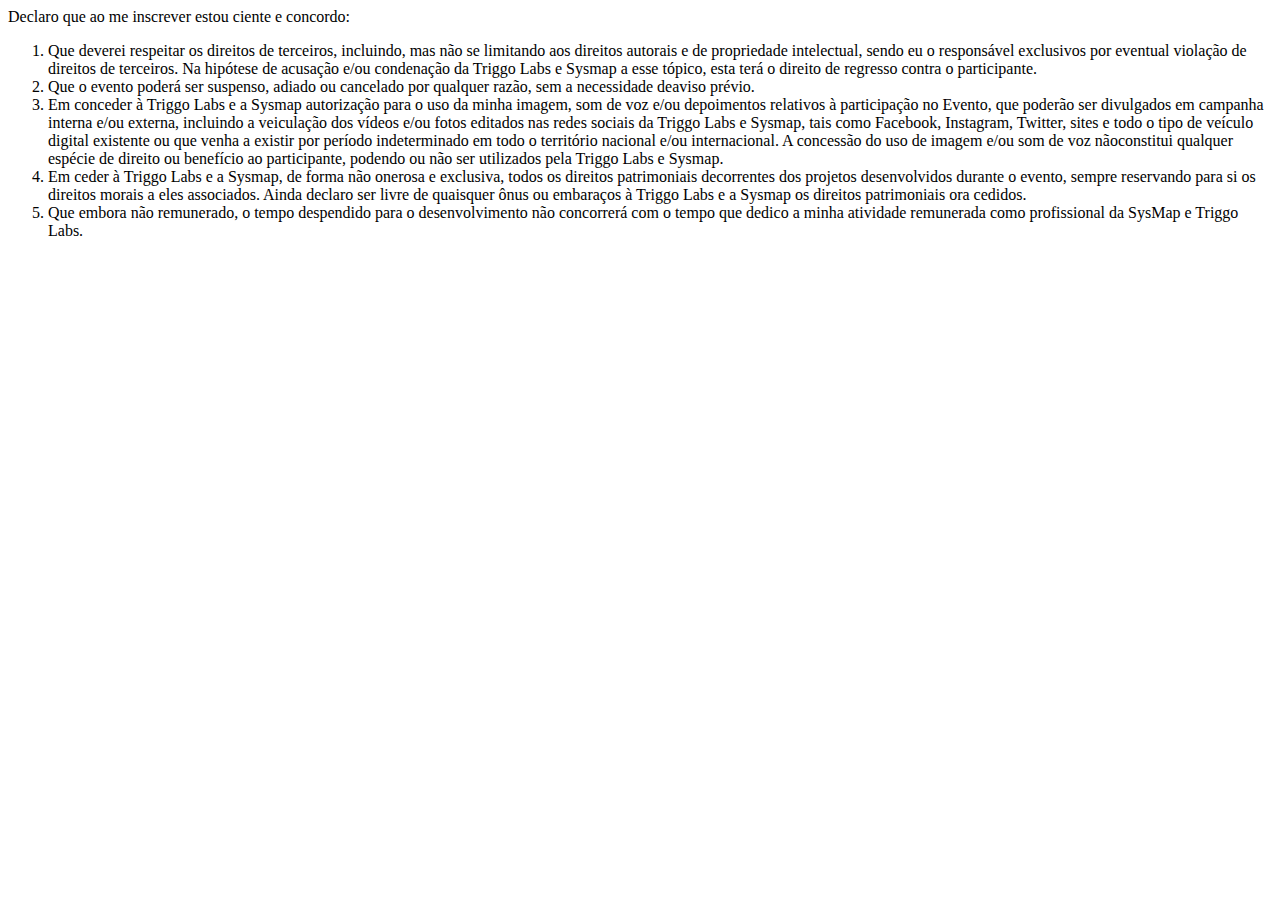
<file: docs/termo.html>
<html>
Declaro que ao me inscrever estou ciente e concordo:
<head>
    <meta charset="utf-8">
</head>
<body>
<ol>
<li>Que deverei respeitar os direitos de terceiros, incluindo, mas não se limitando aos direitos autorais e de propriedade intelectual, sendo eu o responsável exclusivos por eventual violação de direitos de terceiros. Na hipótese de acusação e/ou condenação da Triggo Labs e Sysmap a esse tópico, esta terá o direito de regresso contra o participante.</li>
<li>Que o evento poderá ser suspenso, adiado ou cancelado por qualquer razão, sem a necessidade deaviso prévio.</li>
<li>Em conceder à Triggo Labs e a Sysmap autorização para o uso da minha imagem, som de voz e/ou depoimentos relativos à participação no Evento, que poderão ser divulgados em campanha interna e/ou externa, incluindo a veiculação dos vídeos e/ou fotos editados nas redes sociais da Triggo Labs e Sysmap, tais como Facebook, Instagram, Twitter, sites e todo o tipo  de veículo  digital  existente  ou  que  venha a  existir  por  período indeterminado em todo o território nacional e/ou internacional. A concessão do uso de imagem e/ou som de voz nãoconstitui qualquer espécie de direito ou benefício ao participante, podendo ou não ser utilizados pela Triggo Labs e Sysmap.</li>
<li>Em ceder à Triggo Labs e a Sysmap, de forma não onerosa e exclusiva, todos os direitos patrimoniais decorrentes dos projetos desenvolvidos durante o evento, sempre reservando para si os direitos morais a eles associados. Ainda declaro ser livre de quaisquer ônus ou embaraços à Triggo Labs e a Sysmap os direitos patrimoniais ora cedidos.</li>
<li>Que embora não remunerado, o tempo despendido para o desenvolvimento não concorrerá com o tempo que dedico a minha atividade remunerada como profissional da SysMap e Triggo Labs.</li>
</ol>
<body>
</html>
</file>
<file: contest-site/assets/css/sweet.alert.css>
body.stop-scrolling {
  height: 100%;
  overflow: hidden; }

.sweet-overlay {
  background-color: black;
  /* IE8 */
  -ms-filter: "progid:DXImageTransform.Microsoft.Alpha(Opacity=40)";
  /* IE8 */
  background-color: rgba(0, 0, 0, 0.4);
  position: fixed;
  left: 0;
  right: 0;
  top: 0;
  bottom: 0;
  display: none;
  z-index: 10000; }

.sweet-alert {
  background-color: white;
  font-family: 'Open Sans', 'Helvetica Neue', Helvetica, Arial, sans-serif;
  width: 478px;
  padding: 17px;
  border-radius: 5px;
  text-align: center;
  position: fixed;
  left: 50%;
  top: 50%;
  margin-left: -256px;
  margin-top: -200px;
  overflow: hidden;
  display: none;
  z-index: 99999; }
  @media all and (max-width: 540px) {
    .sweet-alert {
      width: auto;
      margin-left: 0;
      margin-right: 0;
      left: 15px;
      right: 15px; } }
  .sweet-alert h2 {
    color: #575757;
    font-size: 30px;
    text-align: center;
    font-weight: 600;
    text-transform: none;
    position: relative;
    margin: 25px 0;
    padding: 0;
    line-height: 40px;
    display: block; }
  .sweet-alert p {
    color: #797979;
    font-size: 16px;
    text-align: center;
    font-weight: 300;
    position: relative;
    text-align: inherit;
    float: none;
    margin: 0;
    padding: 0;
    line-height: normal; }
  .sweet-alert fieldset {
    border: none;
    position: relative; }
  .sweet-alert .sa-error-container {
    background-color: #f1f1f1;
    margin-left: -17px;
    margin-right: -17px;
    overflow: hidden;
    padding: 0 10px;
    max-height: 0;
    webkit-transition: padding 0.15s, max-height 0.15s;
    transition: padding 0.15s, max-height 0.15s; }
    .sweet-alert .sa-error-container.show {
      padding: 10px 0;
      max-height: 100px;
      webkit-transition: padding 0.2s, max-height 0.2s;
      transition: padding 0.25s, max-height 0.25s; }
    .sweet-alert .sa-error-container .icon {
      display: inline-block;
      width: 24px;
      height: 24px;
      border-radius: 50%;
      background-color: #ea7d7d;
      color: white;
      line-height: 24px;
      text-align: center;
      margin-right: 3px; }
    .sweet-alert .sa-error-container p {
      display: inline-block; }
  .sweet-alert .sa-input-error {
    position: absolute;
    top: 29px;
    right: 26px;
    width: 20px;
    height: 20px;
    opacity: 0;
    -webkit-transform: scale(0.5);
    transform: scale(0.5);
    -webkit-transform-origin: 50% 50%;
    transform-origin: 50% 50%;
    -webkit-transition: all 0.1s;
    transition: all 0.1s; }
    .sweet-alert .sa-input-error::before, .sweet-alert .sa-input-error::after {
      content: "";
      width: 20px;
      height: 6px;
      background-color: #f06e57;
      border-radius: 3px;
      position: absolute;
      top: 50%;
      margin-top: -4px;
      left: 50%;
      margin-left: -9px; }
    .sweet-alert .sa-input-error::before {
      -webkit-transform: rotate(-45deg);
      transform: rotate(-45deg); }
    .sweet-alert .sa-input-error::after {
      -webkit-transform: rotate(45deg);
      transform: rotate(45deg); }
    .sweet-alert .sa-input-error.show {
      opacity: 1;
      -webkit-transform: scale(1);
      transform: scale(1); }
  .sweet-alert input {
    width: 100%;
    box-sizing: border-box;
    border-radius: 3px;
    border: 1px solid #d7d7d7;
    height: 43px;
    margin-top: 10px;
    margin-bottom: 17px;
    font-size: 18px;
    box-shadow: inset 0px 1px 1px rgba(0, 0, 0, 0.06);
    padding: 0 12px;
    display: none;
    -webkit-transition: all 0.3s;
    transition: all 0.3s; }
    .sweet-alert input:focus {
      outline: none;
      box-shadow: 0px 0px 3px #c4e6f5;
      border: 1px solid #b4dbed; }
      .sweet-alert input:focus::-moz-placeholder {
        transition: opacity 0.3s 0.03s ease;
        opacity: 0.5; }
      .sweet-alert input:focus:-ms-input-placeholder {
        transition: opacity 0.3s 0.03s ease;
        opacity: 0.5; }
      .sweet-alert input:focus::-webkit-input-placeholder {
        transition: opacity 0.3s 0.03s ease;
        opacity: 0.5; }
    .sweet-alert input::-moz-placeholder {
      color: #bdbdbd; }
    .sweet-alert input::-ms-clear {
      display: none; }
    .sweet-alert input:-ms-input-placeholder {
      color: #bdbdbd; }
    .sweet-alert input::-webkit-input-placeholder {
      color: #bdbdbd; }
  .sweet-alert.show-input input {
    display: block; }
  .sweet-alert .sa-confirm-button-container {
    display: inline-block;
    position: relative; }
  .sweet-alert .la-ball-fall {
    position: absolute;
    left: 50%;
    top: 50%;
    margin-left: -27px;
    margin-top: 4px;
    opacity: 0;
    visibility: hidden; }
  .sweet-alert button {
    background-color: #8CD4F5;
    color: white;
    border: none;
    box-shadow: none;
    font-size: 17px;
    font-weight: 500;
    -webkit-border-radius: 4px;
    border-radius: 5px;
    padding: 10px 32px;
    margin: 26px 5px 0 5px;
    cursor: pointer; }
    .sweet-alert button:focus {
      outline: none;
      box-shadow: 0 0 2px rgba(128, 179, 235, 0.5), inset 0 0 0 1px rgba(0, 0, 0, 0.05); }
    .sweet-alert button:hover {
      background-color: #7ecff4; }
    .sweet-alert button:active {
      background-color: #5dc2f1; }
    .sweet-alert button.cancel {
      background-color: #C1C1C1; }
      .sweet-alert button.cancel:hover {
        background-color: #b9b9b9; }
      .sweet-alert button.cancel:active {
        background-color: #a8a8a8; }
      .sweet-alert button.cancel:focus {
        box-shadow: rgba(197, 205, 211, 0.8) 0px 0px 2px, rgba(0, 0, 0, 0.0470588) 0px 0px 0px 1px inset !important; }
    .sweet-alert button[disabled] {
      opacity: .6;
      cursor: default; }
    .sweet-alert button.confirm[disabled] {
      color: transparent; }
      .sweet-alert button.confirm[disabled] ~ .la-ball-fall {
        opacity: 1;
        visibility: visible;
        transition-delay: 0s; }
    .sweet-alert button::-moz-focus-inner {
      border: 0; }
  .sweet-alert[data-has-cancel-button=false] button {
    box-shadow: none !important; }
  .sweet-alert[data-has-confirm-button=false][data-has-cancel-button=false] {
    padding-bottom: 40px; }
  .sweet-alert .sa-icon {
    width: 80px;
    height: 80px;
    border: 4px solid gray;
    -webkit-border-radius: 40px;
    border-radius: 40px;
    border-radius: 50%;
    margin: 20px auto;
    padding: 0;
    position: relative;
    box-sizing: content-box; }
    .sweet-alert .sa-icon.sa-error {
      border-color: #F27474; }
      .sweet-alert .sa-icon.sa-error .sa-x-mark {
        position: relative;
        display: block; }
      .sweet-alert .sa-icon.sa-error .sa-line {
        position: absolute;
        height: 5px;
        width: 47px;
        background-color: #F27474;
        display: block;
        top: 37px;
        border-radius: 2px; }
        .sweet-alert .sa-icon.sa-error .sa-line.sa-left {
          -webkit-transform: rotate(45deg);
          transform: rotate(45deg);
          left: 17px; }
        .sweet-alert .sa-icon.sa-error .sa-line.sa-right {
          -webkit-transform: rotate(-45deg);
          transform: rotate(-45deg);
          right: 16px; }
    .sweet-alert .sa-icon.sa-warning {
      border-color: #F8BB86; }
      .sweet-alert .sa-icon.sa-warning .sa-body {
        position: absolute;
        width: 5px;
        height: 47px;
        left: 50%;
        top: 10px;
        -webkit-border-radius: 2px;
        border-radius: 2px;
        margin-left: -2px;
        background-color: #F8BB86; }
      .sweet-alert .sa-icon.sa-warning .sa-dot {
        position: absolute;
        width: 7px;
        height: 7px;
        -webkit-border-radius: 50%;
        border-radius: 50%;
        margin-left: -3px;
        left: 50%;
        bottom: 10px;
        background-color: #F8BB86; }
    .sweet-alert .sa-icon.sa-info {
      border-color: #C9DAE1; }
      .sweet-alert .sa-icon.sa-info::before {
        content: "";
        position: absolute;
        width: 5px;
        height: 29px;
        left: 50%;
        bottom: 17px;
        border-radius: 2px;
        margin-left: -2px;
        background-color: #C9DAE1; }
      .sweet-alert .sa-icon.sa-info::after {
        content: "";
        position: absolute;
        width: 7px;
        height: 7px;
        border-radius: 50%;
        margin-left: -3px;
        top: 19px;
        background-color: #C9DAE1;
        left: 50%; }
    .sweet-alert .sa-icon.sa-success {
      border-color: #A5DC86; }
      .sweet-alert .sa-icon.sa-success::before, .sweet-alert .sa-icon.sa-success::after {
        content: '';
        -webkit-border-radius: 40px;
        border-radius: 40px;
        border-radius: 50%;
        position: absolute;
        width: 60px;
        height: 120px;
        background: white;
        -webkit-transform: rotate(45deg);
        transform: rotate(45deg); }
      .sweet-alert .sa-icon.sa-success::before {
        -webkit-border-radius: 120px 0 0 120px;
        border-radius: 120px 0 0 120px;
        top: -7px;
        left: -33px;
        -webkit-transform: rotate(-45deg);
        transform: rotate(-45deg);
        -webkit-transform-origin: 60px 60px;
        transform-origin: 60px 60px; }
      .sweet-alert .sa-icon.sa-success::after {
        -webkit-border-radius: 0 120px 120px 0;
        border-radius: 0 120px 120px 0;
        top: -11px;
        left: 30px;
        -webkit-transform: rotate(-45deg);
        transform: rotate(-45deg);
        -webkit-transform-origin: 0px 60px;
        transform-origin: 0px 60px; }
      .sweet-alert .sa-icon.sa-success .sa-placeholder {
        width: 80px;
        height: 80px;
        border: 4px solid rgba(165, 220, 134, 0.2);
        -webkit-border-radius: 40px;
        border-radius: 40px;
        border-radius: 50%;
        box-sizing: content-box;
        position: absolute;
        left: -4px;
        top: -4px;
        z-index: 2; }
      .sweet-alert .sa-icon.sa-success .sa-fix {
        width: 5px;
        height: 90px;
        background-color: white;
        position: absolute;
        left: 28px;
        top: 8px;
        z-index: 1;
        -webkit-transform: rotate(-45deg);
        transform: rotate(-45deg); }
      .sweet-alert .sa-icon.sa-success .sa-line {
        height: 5px;
        background-color: #A5DC86;
        display: block;
        border-radius: 2px;
        position: absolute;
        z-index: 2; }
        .sweet-alert .sa-icon.sa-success .sa-line.sa-tip {
          width: 25px;
          left: 14px;
          top: 46px;
          -webkit-transform: rotate(45deg);
          transform: rotate(45deg); }
        .sweet-alert .sa-icon.sa-success .sa-line.sa-long {
          width: 47px;
          right: 8px;
          top: 38px;
          -webkit-transform: rotate(-45deg);
          transform: rotate(-45deg); }
    .sweet-alert .sa-icon.sa-custom {
      background-size: contain;
      border-radius: 0;
      border: none;
      background-position: center center;
      background-repeat: no-repeat; }

/*
 * Animations
 */
@-webkit-keyframes showSweetAlert {
  0% {
    transform: scale(0.7);
    -webkit-transform: scale(0.7); }
  45% {
    transform: scale(1.05);
    -webkit-transform: scale(1.05); }
  80% {
    transform: scale(0.95);
    -webkit-transform: scale(0.95); }
  100% {
    transform: scale(1);
    -webkit-transform: scale(1); } }

@keyframes showSweetAlert {
  0% {
    transform: scale(0.7);
    -webkit-transform: scale(0.7); }
  45% {
    transform: scale(1.05);
    -webkit-transform: scale(1.05); }
  80% {
    transform: scale(0.95);
    -webkit-transform: scale(0.95); }
  100% {
    transform: scale(1);
    -webkit-transform: scale(1); } }

@-webkit-keyframes hideSweetAlert {
  0% {
    transform: scale(1);
    -webkit-transform: scale(1); }
  100% {
    transform: scale(0.5);
    -webkit-transform: scale(0.5); } }

@keyframes hideSweetAlert {
  0% {
    transform: scale(1);
    -webkit-transform: scale(1); }
  100% {
    transform: scale(0.5);
    -webkit-transform: scale(0.5); } }

@-webkit-keyframes slideFromTop {
  0% {
    top: 0%; }
  100% {
    top: 50%; } }

@keyframes slideFromTop {
  0% {
    top: 0%; }
  100% {
    top: 50%; } }

@-webkit-keyframes slideToTop {
  0% {
    top: 50%; }
  100% {
    top: 0%; } }

@keyframes slideToTop {
  0% {
    top: 50%; }
  100% {
    top: 0%; } }

@-webkit-keyframes slideFromBottom {
  0% {
    top: 70%; }
  100% {
    top: 50%; } }

@keyframes slideFromBottom {
  0% {
    top: 70%; }
  100% {
    top: 50%; } }

@-webkit-keyframes slideToBottom {
  0% {
    top: 50%; }
  100% {
    top: 70%; } }

@keyframes slideToBottom {
  0% {
    top: 50%; }
  100% {
    top: 70%; } }

.showSweetAlert[data-animation=pop] {
  -webkit-animation: showSweetAlert 0.3s;
  animation: showSweetAlert 0.3s; }

.showSweetAlert[data-animation=none] {
  -webkit-animation: none;
  animation: none; }

.showSweetAlert[data-animation=slide-from-top] {
  -webkit-animation: slideFromTop 0.3s;
  animation: slideFromTop 0.3s; }

.showSweetAlert[data-animation=slide-from-bottom] {
  -webkit-animation: slideFromBottom 0.3s;
  animation: slideFromBottom 0.3s; }

.hideSweetAlert[data-animation=pop] {
  -webkit-animation: hideSweetAlert 0.2s;
  animation: hideSweetAlert 0.2s; }

.hideSweetAlert[data-animation=none] {
  -webkit-animation: none;
  animation: none; }

.hideSweetAlert[data-animation=slide-from-top] {
  -webkit-animation: slideToTop 0.4s;
  animation: slideToTop 0.4s; }

.hideSweetAlert[data-animation=slide-from-bottom] {
  -webkit-animation: slideToBottom 0.3s;
  animation: slideToBottom 0.3s; }

@-webkit-keyframes animateSuccessTip {
  0% {
    width: 0;
    left: 1px;
    top: 19px; }
  54% {
    width: 0;
    left: 1px;
    top: 19px; }
  70% {
    width: 50px;
    left: -8px;
    top: 37px; }
  84% {
    width: 17px;
    left: 21px;
    top: 48px; }
  100% {
    width: 25px;
    left: 14px;
    top: 45px; } }

@keyframes animateSuccessTip {
  0% {
    width: 0;
    left: 1px;
    top: 19px; }
  54% {
    width: 0;
    left: 1px;
    top: 19px; }
  70% {
    width: 50px;
    left: -8px;
    top: 37px; }
  84% {
    width: 17px;
    left: 21px;
    top: 48px; }
  100% {
    width: 25px;
    left: 14px;
    top: 45px; } }

@-webkit-keyframes animateSuccessLong {
  0% {
    width: 0;
    right: 46px;
    top: 54px; }
  65% {
    width: 0;
    right: 46px;
    top: 54px; }
  84% {
    width: 55px;
    right: 0px;
    top: 35px; }
  100% {
    width: 47px;
    right: 8px;
    top: 38px; } }

@keyframes animateSuccessLong {
  0% {
    width: 0;
    right: 46px;
    top: 54px; }
  65% {
    width: 0;
    right: 46px;
    top: 54px; }
  84% {
    width: 55px;
    right: 0px;
    top: 35px; }
  100% {
    width: 47px;
    right: 8px;
    top: 38px; } }

@-webkit-keyframes rotatePlaceholder {
  0% {
    transform: rotate(-45deg);
    -webkit-transform: rotate(-45deg); }
  5% {
    transform: rotate(-45deg);
    -webkit-transform: rotate(-45deg); }
  12% {
    transform: rotate(-405deg);
    -webkit-transform: rotate(-405deg); }
  100% {
    transform: rotate(-405deg);
    -webkit-transform: rotate(-405deg); } }

@keyframes rotatePlaceholder {
  0% {
    transform: rotate(-45deg);
    -webkit-transform: rotate(-45deg); }
  5% {
    transform: rotate(-45deg);
    -webkit-transform: rotate(-45deg); }
  12% {
    transform: rotate(-405deg);
    -webkit-transform: rotate(-405deg); }
  100% {
    transform: rotate(-405deg);
    -webkit-transform: rotate(-405deg); } }

.animateSuccessTip {
  -webkit-animation: animateSuccessTip 0.75s;
  animation: animateSuccessTip 0.75s; }

.animateSuccessLong {
  -webkit-animation: animateSuccessLong 0.75s;
  animation: animateSuccessLong 0.75s; }

.sa-icon.sa-success.animate::after {
  -webkit-animation: rotatePlaceholder 4.25s ease-in;
  animation: rotatePlaceholder 4.25s ease-in; }

@-webkit-keyframes animateErrorIcon {
  0% {
    transform: rotateX(100deg);
    -webkit-transform: rotateX(100deg);
    opacity: 0; }
  100% {
    transform: rotateX(0deg);
    -webkit-transform: rotateX(0deg);
    opacity: 1; } }

@keyframes animateErrorIcon {
  0% {
    transform: rotateX(100deg);
    -webkit-transform: rotateX(100deg);
    opacity: 0; }
  100% {
    transform: rotateX(0deg);
    -webkit-transform: rotateX(0deg);
    opacity: 1; } }

.animateErrorIcon {
  -webkit-animation: animateErrorIcon 0.5s;
  animation: animateErrorIcon 0.5s; }

@-webkit-keyframes animateXMark {
  0% {
    transform: scale(0.4);
    -webkit-transform: scale(0.4);
    margin-top: 26px;
    opacity: 0; }
  50% {
    transform: scale(0.4);
    -webkit-transform: scale(0.4);
    margin-top: 26px;
    opacity: 0; }
  80% {
    transform: scale(1.15);
    -webkit-transform: scale(1.15);
    margin-top: -6px; }
  100% {
    transform: scale(1);
    -webkit-transform: scale(1);
    margin-top: 0;
    opacity: 1; } }

@keyframes animateXMark {
  0% {
    transform: scale(0.4);
    -webkit-transform: scale(0.4);
    margin-top: 26px;
    opacity: 0; }
  50% {
    transform: scale(0.4);
    -webkit-transform: scale(0.4);
    margin-top: 26px;
    opacity: 0; }
  80% {
    transform: scale(1.15);
    -webkit-transform: scale(1.15);
    margin-top: -6px; }
  100% {
    transform: scale(1);
    -webkit-transform: scale(1);
    margin-top: 0;
    opacity: 1; } }

.animateXMark {
  -webkit-animation: animateXMark 0.5s;
  animation: animateXMark 0.5s; }

@-webkit-keyframes pulseWarning {
  0% {
    border-color: #F8D486; }
  100% {
    border-color: #F8BB86; } }

@keyframes pulseWarning {
  0% {
    border-color: #F8D486; }
  100% {
    border-color: #F8BB86; } }

.pulseWarning {
  -webkit-animation: pulseWarning 0.75s infinite alternate;
  animation: pulseWarning 0.75s infinite alternate; }

@-webkit-keyframes pulseWarningIns {
  0% {
    background-color: #F8D486; }
  100% {
    background-color: #F8BB86; } }

@keyframes pulseWarningIns {
  0% {
    background-color: #F8D486; }
  100% {
    background-color: #F8BB86; } }

.pulseWarningIns {
  -webkit-animation: pulseWarningIns 0.75s infinite alternate;
  animation: pulseWarningIns 0.75s infinite alternate; }

@-webkit-keyframes rotate-loading {
  0% {
    transform: rotate(0deg); }
  100% {
    transform: rotate(360deg); } }

@keyframes rotate-loading {
  0% {
    transform: rotate(0deg); }
  100% {
    transform: rotate(360deg); } }

/* Internet Explorer 9 has some special quirks that are fixed here */
/* The icons are not animated. */
/* This file is automatically merged into sweet-alert.min.js through Gulp */
/* Error icon */
.sweet-alert .sa-icon.sa-error .sa-line.sa-left {
  -ms-transform: rotate(45deg) \9; }

.sweet-alert .sa-icon.sa-error .sa-line.sa-right {
  -ms-transform: rotate(-45deg) \9; }

/* Success icon */
.sweet-alert .sa-icon.sa-success {
  border-color: transparent\9; }

.sweet-alert .sa-icon.sa-success .sa-line.sa-tip {
  -ms-transform: rotate(45deg) \9; }

.sweet-alert .sa-icon.sa-success .sa-line.sa-long {
  -ms-transform: rotate(-45deg) \9; }

/*!
 * Load Awesome v1.1.0 (http://github.danielcardoso.net/load-awesome/)
 * Copyright 2015 Daniel Cardoso <@DanielCardoso>
 * Licensed under MIT
 */
.la-ball-fall,
.la-ball-fall > div {
  position: relative;
  -webkit-box-sizing: border-box;
  -moz-box-sizing: border-box;
  box-sizing: border-box; }

.la-ball-fall {
  display: block;
  font-size: 0;
  color: #fff; }

.la-ball-fall.la-dark {
  color: #333; }

.la-ball-fall > div {
  display: inline-block;
  float: none;
  background-color: currentColor;
  border: 0 solid currentColor; }

.la-ball-fall {
  width: 54px;
  height: 18px; }

.la-ball-fall > div {
  width: 10px;
  height: 10px;
  margin: 4px;
  border-radius: 100%;
  opacity: 0;
  -webkit-animation: ball-fall 1s ease-in-out infinite;
  -moz-animation: ball-fall 1s ease-in-out infinite;
  -o-animation: ball-fall 1s ease-in-out infinite;
  animation: ball-fall 1s ease-in-out infinite; }

.la-ball-fall > div:nth-child(1) {
  -webkit-animation-delay: -200ms;
  -moz-animation-delay: -200ms;
  -o-animation-delay: -200ms;
  animation-delay: -200ms; }

.la-ball-fall > div:nth-child(2) {
  -webkit-animation-delay: -100ms;
  -moz-animation-delay: -100ms;
  -o-animation-delay: -100ms;
  animation-delay: -100ms; }

.la-ball-fall > div:nth-child(3) {
  -webkit-animation-delay: 0ms;
  -moz-animation-delay: 0ms;
  -o-animation-delay: 0ms;
  animation-delay: 0ms; }

.la-ball-fall.la-sm {
  width: 26px;
  height: 8px; }

.la-ball-fall.la-sm > div {
  width: 4px;
  height: 4px;
  margin: 2px; }

.la-ball-fall.la-2x {
  width: 108px;
  height: 36px; }

.la-ball-fall.la-2x > div {
  width: 20px;
  height: 20px;
  margin: 8px; }

.la-ball-fall.la-3x {
  width: 162px;
  height: 54px; }

.la-ball-fall.la-3x > div {
  width: 30px;
  height: 30px;
  margin: 12px; }

/*
 * Animation
 */
@-webkit-keyframes ball-fall {
  0% {
    opacity: 0;
    -webkit-transform: translateY(-145%);
    transform: translateY(-145%); }
  10% {
    opacity: .5; }
  20% {
    opacity: 1;
    -webkit-transform: translateY(0);
    transform: translateY(0); }
  80% {
    opacity: 1;
    -webkit-transform: translateY(0);
    transform: translateY(0); }
  90% {
    opacity: .5; }
  100% {
    opacity: 0;
    -webkit-transform: translateY(145%);
    transform: translateY(145%); } }

@-moz-keyframes ball-fall {
  0% {
    opacity: 0;
    -moz-transform: translateY(-145%);
    transform: translateY(-145%); }
  10% {
    opacity: .5; }
  20% {
    opacity: 1;
    -moz-transform: translateY(0);
    transform: translateY(0); }
  80% {
    opacity: 1;
    -moz-transform: translateY(0);
    transform: translateY(0); }
  90% {
    opacity: .5; }
  100% {
    opacity: 0;
    -moz-transform: translateY(145%);
    transform: translateY(145%); } }

@-o-keyframes ball-fall {
  0% {
    opacity: 0;
    -o-transform: translateY(-145%);
    transform: translateY(-145%); }
  10% {
    opacity: .5; }
  20% {
    opacity: 1;
    -o-transform: translateY(0);
    transform: translateY(0); }
  80% {
    opacity: 1;
    -o-transform: translateY(0);
    transform: translateY(0); }
  90% {
    opacity: .5; }
  100% {
    opacity: 0;
    -o-transform: translateY(145%);
    transform: translateY(145%); } }

@keyframes ball-fall {
  0% {
    opacity: 0;
    -webkit-transform: translateY(-145%);
    -moz-transform: translateY(-145%);
    -o-transform: translateY(-145%);
    transform: translateY(-145%); }
  10% {
    opacity: .5; }
  20% {
    opacity: 1;
    -webkit-transform: translateY(0);
    -moz-transform: translateY(0);
    -o-transform: translateY(0);
    transform: translateY(0); }
  80% {
    opacity: 1;
    -webkit-transform: translateY(0);
    -moz-transform: translateY(0);
    -o-transform: translateY(0);
    transform: translateY(0); }
  90% {
    opacity: .5; }
  100% {
    opacity: 0;
    -webkit-transform: translateY(145%);
    -moz-transform: translateY(145%);
    -o-transform: translateY(145%);
    transform: translateY(145%); } }
</file>
<file: contest-site/assets/css/main.css>
@charset "UTF-8";
/*******************************************
 *******************************************
 *
 * @File: Eco HTML5 template.
 * Created by - Delowar Hossain
 *
 * This file contains the styling for the actual theme, this
 * is the file you need to edit to change the look of the
 * theme.
 *
 * This files contents are outlined below >>>
 *
 *******************************************
 *******************************************
 *
 * == INDEX PAGE CSS */
.c1, .eco--sec--title h1 span,
.eco--sec--title--white h1 span, .eco--arrow--style--2 .eco--prev,
.eco--arrow--style--2 .eco--next, .eco--home--area--1 .eco--home--content--1 a i, .eco--home--content--2 .eco--video--button a, .eco--promo--list--1 li i, .eco--review--slider--1::before, .eco--review--slider--2 .eco--single--slide .eco--inner .eco--quote, .eco--single--feature--1 span.eco--feature--left, .eco--video--button--5:hover a, .eco--video--button--5 i, .eco--single--faq h4::before, .eco--more--faq, .eco--more--faq:hover, .single_portfolio .inner .h3:hover {
  color: #485ff8;
}

.c1-bg, .eco--btn, .eco--arrow--style--2 .eco--prev:hover,
.eco--arrow--style--2 .eco--next:hover, .eco--header--1 .eco--main--menu > ul > li > a::before, .eoc--home--form input[type="submit"],
.eoc--home--form input button,
.eoc--home--form button[type="submit"],
.eoc--home--form button button, .eco--review--slider--1 .slick-arrow:hover, .eco--specification--list--1 li .eco--title, .slicknav_btn,
.slicknav_nav {
  background-color: #485ff8;
}

.c1-bo, .eco--btn, .eoc--home--form input:active, .eoc--home--form input:focus,
.eoc--home--form button:active,
.eoc--home--form button:focus, .eco--video--btn--1::after,
.eco--video--btn--2::after,
.eco--video--btn--3::after, .eco--video--button--5:hover i, .eco--newsletter--1 .eco--inner input {
  border-color: #485ff8 !important;
}

.c2 {
  color: #31b7fd;
}

.c2-bg {
  background-color: #31b7fd;
}

.c2-bo {
  border-color: #31b7fd !important;
}

.c3, .eco--review--slider--2 .eco--single--slide .eco--inner .eco--review {
  color: #fac613;
}

.c3-bg {
  background-color: #fac613;
}

.c3-bo {
  border-color: #fac613 !important;
}

.c4, nav.eco--main--menu ul li a, nav.eco--main--menu ul li.has-dropdown > a:after, nav.eco--right--nav ul li a, .eco--logo a, .eco--home--area--1 .eco--home--content--1 a, .eco--home--area--5 .eco--btn--wrap > a,
.eco--home--area--5 .eco--btn--wrap > i, .eco--video--button--5 a, .widget.footer_widget .eco--inner ul a:hover, .single_portfolio .inner .h3 {
  color: #222222;
}

.c4-bg {
  background-color: #222222;
}

.c4-bo, .eco--home--area--1 .eco--home--content--1 a i, .eco--video--button--5 i {
  border-color: #222222 !important;
}

.c5, .eco--btn.eco--bordered, .eco--btn.eco--bordered:hover, .eco--btn.eco--bordered:active, .eco--btn.eco--bordered:focus, .eco--sec--title > span,
.eco--sec--title--white > span, .eco--subtitle, .eco--home--area--5 .eco--btn--wrap > a:hover,
.eco--home--area--5 .eco--btn--wrap > i:hover, .eco--newsletter--1 .eco--inner button, .widget.footer_widget .eco--inner ul li,
.widget.footer_widget .eco--inner ul li a {
  color: #656565;
}

.c5-bg {
  background-color: #656565;
}

.c5-bo {
  border-color: #656565 !important;
}

.c6 {
  color: #1e1f28;
}

.c6-bg {
  background-color: #1e1f28;
}

.c6-bo {
  border-color: #1e1f28 !important;
}

.c7 {
  color: #1b1d2b;
}

.c7-bg, .eoc--home--form input,
.eoc--home--form button {
  background-color: #1b1d2b;
}

.c7-bo {
  border-color: #1b1d2b !important;
}

.trns, .eco--btn, .eco--arrow--style--2 .eco--prev,
.eco--arrow--style--2 .eco--next, nav.eco--main--menu ul li a, nav.eco--main--menu ul li.has-dropdown > a, nav.eco--main--menu ul li.has-dropdown > a:after, nav.eco--main--menu ul li ul, .eco--header--1 .eco--main--menu > ul > li > a::before, nav.eco--right--nav ul li a, .eoc--home--form input,
.eoc--home--form button, .eco--home--area--5 .eco--btn--wrap > a,
.eco--home--area--5 .eco--btn--wrap > i, .eco--review--slider--1 .slick-arrow, .eco--video--btn--1,
.eco--video--btn--2,
.eco--video--btn--3, .eco--video--btn--1::after,
.eco--video--btn--2::after,
.eco--video--btn--3::after, .eco--video--button--5 a, .eco--video--button--5 i, .eco--more--faq, .widget.footer_widget .eco--inner ul li,
.widget.footer_widget .eco--inner ul li a, .single_portfolio .inner .h3, .mfp-fade.mfp-bg, .mfp-fade.mfp-wrap .mfp-content {
  -webkit-transition: all 0.2s ease-out 0s;
  transition: all 0.2s ease-out 0s;
}

.trns2 {
  -webkit-transition: all 0.3s cubic-bezier(0.84, 0.35, 0.39, 0.74) 0s;
  transition: all 0.3s cubic-bezier(0.84, 0.35, 0.39, 0.74) 0s;
}

.flex_center, .preloader, .eco--home--area--1, .eco--home--area--2, .eco--home--area--3, .eco--home--area--4,
.eco--home--area--6, .eco--home--area--5, .eco--specification--list--1 li .eco--title, .eco--pricing--wrap--1 .eco--pricing--main--wrap ul.eco--single--pricing--1 li, .preview_area {
  display: -webkit-box;
  display: -ms-flexbox;
  display: -webkit-flex;
  display: flex;
  -webkit-box-pack: center;
  -ms-flex-pack: center;
  -webkit-justify-content: center;
  justify-content: center;
  -webkit-box-orient: vertical;
  -webkit-box-direction: normal;
  -ms-flex-direction: column;
  -webkit-flex-direction: column;
  flex-direction: column;
}

.eco--pd--100 {
  padding-top: 100px;
  padding-bottom: 100px;
}
@media only screen and (max-width: 991px) {
  .eco--pd--100 {
    padding-top: 70px;
    padding-bottom: 70px;
  }
}

.eco--pdt--100 {
  padding-top: 100px;
}
@media only screen and (max-width: 991px) {
  .eco--pdt--100 {
    padding-top: 70px;
  }
}

.eco--pdb--100 {
  padding-bottom: 100px;
}
@media only screen and (max-width: 991px) {
  .eco--pdb--100 {
    padding-bottom: 70px;
  }
}

.eco--pd--140 {
  padding-top: 140px;
  padding-bottom: 140px;
}
@media only screen and (max-width: 991px) {
  .eco--pd--140 {
    padding-top: 70px;
    padding-bottom: 70px;
  }
}

.eco--pdt--140 {
  padding-top: 140px;
}
@media only screen and (max-width: 991px) {
  .eco--pdt--140 {
    padding-top: 70px;
  }
}

.eco--pdb--140 {
  padding-bottom: 140px;
}
@media only screen and (max-width: 991px) {
  .eco--pdb--140 {
    padding-bottom: 70px;
  }
}

.eco--pd--200 {
  padding-top: 200px;
  padding-bottom: 200px;
}
@media only screen and (max-width: 991px) {
  .eco--pd--200 {
    padding-top: 70px;
    padding-bottom: 70px;
  }
}

.eco--pdt--200 {
  padding-top: 200px;
}
@media only screen and (max-width: 991px) {
  .eco--pdt--200 {
    padding-top: 70px;
  }
}

.eco--pdb--200 {
  padding-bottom: 200px;
}
@media only screen and (max-width: 991px) {
  .eco--pdb--200 {
    padding-bottom: 70px;
  }
}

.eco--pl70 {
  padding-left: 70px;
}

.eco--ml-30 {
  margin-left: -30px;
}

.eco--ml-40 {
  margin-left: -40px;
}

.eco--ml-50 {
  margin-left: -50px;
}

.eco--mt15 {
  margin-top: 15px;
}

.eco--mt40 {
  margin-top: 40px;
}

.eco--mt45 {
  margin-top: 45px;
}

.eco--mt70 {
  margin-top: 70px;
}

.eco--mt50 {
  margin-top: 50px;
}

.eco--mt35 {
  margin-top: 35px;
}

.eco--mt100 {
  margin-top: 100px;
}

.eco--mt120 {
  margin-top: 120px;
}

.eco--pr50 {
  padding-right: 50px;
}

.eco--mb70 {
  margin-bottom: 70px;
}

.eco--mb60 {
  margin-bottom: 60px;
}

.eco--mb50 {
  margin-bottom: 50px;
}

.eco--mb-15 {
  margin-bottom: -15px;
}

a:focus,
a:hover,
a:visited,
input,
input:hover,
input:focus,
input:active,
select {
  text-decoration: none;
  outline: none !important;
}

img {
  max-width: 100%;
}

a,
span {
  display: inline-block;
}

.no-padding {
  padding: 0;
}

* {
  margin: 0;
  padding: 0;
}

body {
  font-family: "Montserrat", sans-serif;
  font-size: 15px;
  font-weight: 300;
  line-height: 28px;
}

.eco--btn {
  font-size: 12px;
  font-weight: 400;
  text-transform: uppercase;
  line-height: 46px;
  text-align: center;
  padding: 0 30px;
  border-radius: 30px;
  color: #ffffff;
  min-width: 190px;
  border: 2px solid #ffffff;
  box-shadow: 0 0 18px 10px rgba(0, 0, 0, 0.07);
}
@media only screen and (min-width: 0px) and (max-width: 767px) {
  .eco--btn {
    line-height: 40px;
    padding: 0 25px;
    min-width: 0;
  }
}
.eco--btn:hover, .eco--btn:active, .eco--btn:focus {
  color: #ffffff;
  opacity: 0.9;
  transform: translateY(-1px);
}
.eco--btn i {
  margin-left: 8px;
}
.eco--btn.eco--bordered--white {
  background: transparent;
  color: #ffffff;
  border-color: #ffffff !important;
  box-shadow: none;
}
.eco--btn.eco--bordered {
  font-weight: 700;
  background: transparent;
  box-shadow: none;
  border-color: #dadffe !important;
}
.eco--btn.eco--bordered:hover, .eco--btn.eco--bordered:active, .eco--btn.eco--bordered:focus {
  opacity: 0.9;
  transform: translateY(0);
}

.eco--square {
  border-radius: 0;
}

.eco--sec--title,
.eco--sec--title--white {
  text-transform: uppercase;
  font-weight: 700;
}
@media only screen and (min-width: 0px) and (max-width: 767px) {
  .eco--sec--title,
  .eco--sec--title--white {
    text-align: center;
  }
}
.eco--sec--title > span,
.eco--sec--title--white > span {
  font-size: 12px;
  margin-bottom: 20px;
}
@media only screen and (min-width: 0px) and (max-width: 767px) {
  .eco--sec--title > span,
  .eco--sec--title--white > span {
    margin-bottom: 15px;
  }
}
.eco--sec--title h1,
.eco--sec--title--white h1 {
  font-size: 100px;
  line-height: 90px;
  font-weight: 900;
  margin: 0;
}
@media only screen and (min-width: 0px) and (max-width: 767px) {
  .eco--sec--title h1,
  .eco--sec--title--white h1 {
    font-size: 50px;
    line-height: 50px;
  }
}
.eco--sec--title.eco--small h1,
.eco--sec--title--white.eco--small h1 {
  font-size: 60px;
  line-height: 60px;
}
@media only screen and (min-width: 0px) and (max-width: 767px) {
  .eco--sec--title.eco--small h1,
  .eco--sec--title--white.eco--small h1 {
    font-size: 30px;
    line-height: 30px;
  }
}
.eco--sec--title.eco--medium h1,
.eco--sec--title--white.eco--medium h1 {
  line-height: 80px;
  font-size: 80px;
}
@media only screen and (min-width: 0px) and (max-width: 767px) {
  .eco--sec--title.eco--medium h1,
  .eco--sec--title--white.eco--medium h1 {
    font-size: 40px;
    line-height: 40px;
  }
}
.eco--sec--title.eco--medium h1 + span,
.eco--sec--title--white.eco--medium h1 + span {
  margin-bottom: 0;
  margin-top: 20px;
}

.eco--sec--title--white h1,
.eco--sec--title--white span {
  color: #ffffff;
}

.eco--lowercase h1 {
  text-transform: lowercase;
  font-weight: 700;
}

.eco--bg--ptrn--1,
.eco--bg--ptrn--2 {
  position: relative;
  z-index: 1;
  overflow: hidden;
}
.eco--bg--ptrn--1::after,
.eco--bg--ptrn--2::after {
  content: "";
  position: absolute;
  width: 100%;
  height: 100%;
  left: 0;
  top: 0;
  z-index: -1;
  background-image: url(../img/ext/pattern-01.png);
  background-repeat: no-repeat;
  background-position: center bottom;
  opacity: 0.1;
  transition: 0.1s;
}

.eco--bg--ptrn--2::after {
  background-image: url(../img/ext/pattern-02.png);
  background-repeat: repeat-x;
  background-position: right bottom;
  top: auto;
  bottom: -60px;
  animation: 10s linear 0s normal none infinite running eco-bg-slide;
}

@-webkit-keyframes eco-bg-slide {
  0% {
    background-position: right bottom;
  }
  97% {
    opacity: 0.1;
  }
  98% {
    opacity: 0;
    background-position: left bottom;
  }
  99% {
    background-position: right bottom;
  }
  99.5% {
    opacity: 0;
  }
  100% {
    opacity: 0.1;
  }
}
@keyframes eco-bg-slide {
  0% {
    background-position: right bottom;
  }
  97% {
    opacity: 0.1;
  }
  98% {
    opacity: 0;
    background-position: left bottom;
  }
  99% {
    background-position: right bottom;
  }
  99.5% {
    opacity: 0;
  }
  100% {
    opacity: 0.1;
  }
}
.eco--gradient--bg,
.eco--animated--gradient {
  background: #1634f0;
  background: -moz-linear-gradient(-45deg, #1634f0 0%, #0edf18 100%);
  background: -webkit-linear-gradient(-45deg, #1634f0 0%, #0edf18 100%);
  background: linear-gradient(135deg, #1634f0 0%, #0edf18 100%);
  filter: progid:DXImageTransform.Microsoft.gradient( startColorstr='#1634f0', endColorstr='#0edf18',GradientType=1 );
}

.eco--animated--gradient {
  animation: animatedGradient 10s ease infinite;
  background-size: 150%;
}

@-webkit-keyframes animatedGradient {
  0% {
    background-position: 0% 50%;
  }
  50% {
    background-position: 100% 50%;
  }
  100% {
    background-position: 0% 50%;
  }
}
@keyframes animatedGradient {
  0% {
    background-position: 0% 50%;
  }
  50% {
    background-position: 100% 50%;
  }
  100% {
    background-position: 0% 50%;
  }
}
.eco--overlay--1 {
  position: relative;
  background-size: cover;
  background-position: center;
  z-index: 1;
}
.eco--overlay--1::after {
  content: "";
  position: absolute;
  height: 100%;
  width: 100%;
  left: 0;
  top: 0;
  background-color: #1a1b1e;
  opacity: 0.7;
  z-index: -1;
}

.eco--arrow--style--2 {
  position: relative;
}
@media only screen and (min-width: 768px) and (max-width: 991px) {
  .eco--arrow--style--2 .eco--single--slide {
    padding-right: 40px;
    padding-left: 40px;
  }
}
.eco--arrow--style--2 .eco--prev,
.eco--arrow--style--2 .eco--next {
  position: absolute;
  height: 40px;
  width: 40px;
  background-color: white;
  line-height: 40px;
  text-align: center;
  top: 50%;
  left: -120px;
  transform: translateY(-50%);
  z-index: 2;
  border-radius: 3px;
  cursor: pointer;
  opacity: 0;
}
@media only screen and (min-width: 0px) and (max-width: 767px) {
  .eco--arrow--style--2 .eco--prev,
  .eco--arrow--style--2 .eco--next {
    display: none !important;
  }
}
@media only screen and (max-width: 991px) {
  .eco--arrow--style--2 .eco--prev,
  .eco--arrow--style--2 .eco--next {
    left: 0;
    opacity: 1;
  }
}
.eco--arrow--style--2 .eco--prev:hover,
.eco--arrow--style--2 .eco--next:hover {
  color: #ffffff;
}
.eco--arrow--style--2 .eco--next {
  left: auto;
  right: -120px;
}
@media only screen and (max-width: 991px) {
  .eco--arrow--style--2 .eco--next {
    right: 0;
    opacity: 1;
  }
}
.eco--arrow--style--2:hover .eco--prev {
  left: -80px;
  opacity: 1;
}
@media only screen and (max-width: 991px) {
  .eco--arrow--style--2:hover .eco--prev {
    left: 0;
  }
}
.eco--arrow--style--2:hover .eco--next {
  right: -80px;
  opacity: 1;
}
@media only screen and (max-width: 991px) {
  .eco--arrow--style--2:hover .eco--next {
    right: 0;
  }
}

.eco--subtitle {
  margin: 0 0 25px;
  text-transform: uppercase;
  font-weight: 700;
  font-size: 12px;
}

.eco--arrow--wrap {
  position: relative;
}
.eco--arrow--wrap .eco--home--content--4 {
  padding-bottom: 50px;
}
.eco--arrow--wrap .eco--animated--arrow {
  position: absolute;
  left: 50%;
  bottom: 45px;
  margin-left: -4px;
  animation: arrow_anim 1s ease infinite;
}

@-webkit-keyframes arrow_anim {
  0% {
    transform: translateY(3px);
  }
  60% {
    transform: translateY(-3px);
  }
  100% {
    transform: translateY(3px);
  }
}
@keyframes arrow_anim {
  0% {
    transform: translateY(3px);
  }
  60% {
    transform: translateY(-3px);
  }
  100% {
    transform: translateY(3px);
  }
}
.preloader {
  height: 100%;
  width: 100%;
  z-index: 99;
  position: fixed;
  top: 0;
  left: 0;
  background: #fff;
  text-align: center;
}

.preloader-spin {
  height: 40px;
  width: 40px;
  display: inline-block;
  background: transparent;
  border-radius: 50%;
  border-width: 3px;
  border-style: solid;
  border-color: #d0d0d0 #d0d0d0 #111111 #d0d0d0;
  animation: 1s linear 0s normal none infinite running spinner_preloader;
}

@keyframes spinner_preloader {
  0% {
    transform: rotate(0deg);
  }
  50% {
    transform: rotate(360deg);
  }
  100% {
    transform: rotate(720deg);
  }
}
nav.eco--main--menu {
  position: relative;
}
@media only screen and (max-width: 991px) {
  nav.eco--main--menu {
    display: none !important;
  }
}
nav.eco--main--menu ul {
  margin: 0;
  padding: 0;
  list-style: none;
}
nav.eco--main--menu ul li {
  display: inline-block;
  position: relative;
}
nav.eco--main--menu ul li:not(:nth-child(1)) {
  margin-left: -4px;
}
nav.eco--main--menu ul li:first-child {
  margin-left: -15px;
}
nav.eco--main--menu ul li a {
  padding: 20px 15px;
  font-size: 12px;
  font-weight: 700;
  text-transform: uppercase;
}
@media only screen and (min-width: 992px) and (max-width: 1199px) {
  nav.eco--main--menu ul li a {
    font-size: 14px;
  }
}
nav.eco--main--menu ul li.current-menu-item > a, nav.eco--main--menu ul li:hover > a {
  background-color: transparent;
}
nav.eco--main--menu ul li:hover > ul {
  opacity: 1;
  visibility: visible;
}
nav.eco--main--menu ul li.has-dropdown > a {
  padding-right: 30px;
}
nav.eco--main--menu ul li.has-dropdown > a:after {
  content: "";
  margin-left: 8px;
  position: absolute;
  right: 15px;
  font-family: fontawesome;
}
nav.eco--main--menu ul li.has-dropdown:hover > a:after {
  transform: rotate(90deg);
}
nav.eco--main--menu ul li.has-dropdown li.has-dropdown a:after {
  color: #8c8c8c;
}
nav.eco--main--menu ul li.has-dropdown li.has-dropdown a:hover:after, nav.eco--main--menu ul li.has-dropdown li.has-dropdown a:active:after {
  color: #333;
}
nav.eco--main--menu ul li ul {
  position: absolute;
  z-index: 2;
  top: 100%;
  left: 0;
  min-width: 200px;
  background-color: #fff;
  padding: 10px 0;
  box-shadow: 0 0 25px 0 rgba(0, 0, 0, 0.08);
  opacity: 0;
  visibility: hidden;
  border-radius: 5px;
}
nav.eco--main--menu ul li ul li {
  display: block;
  margin-left: 0 !important;
}
nav.eco--main--menu ul li ul li a {
  display: block;
  width: 100%;
  padding: 6px 28px;
  font-size: 11px;
  opacity: 0.9;
}
nav.eco--main--menu ul li ul li.current-menu-item > a, nav.eco--main--menu ul li ul li:hover > a {
  background-color: rgba(0, 0, 0, 0.04);
  text-indent: 5px;
}
nav.eco--main--menu ul li ul li ul {
  left: 100%;
  margin-left: -10px;
  top: 10px;
}
nav.eco--main--menu ul li ul li ul li ul {
  left: auto;
  right: 100%;
  margin-right: 0;
  margin-right: -10px;
}

.eco--header--1 .slicknav_menu {
  text-align: right;
}

.eco--header--1 .slicknav_nav {
  left: auto;
  right: 15px;
  text-align: left;
  top: 51px;
}

.eco--header--1 .eco--main--menu > ul > li > a::before {
  content: "";
  height: 2px;
  position: absolute;
  top: 0;
  width: 0;
}

.eco--header--1 .eco--main--menu > ul > li > a:hover::before {
  width: 40px;
}

nav.eco--right--nav {
  text-align: right;
}
nav.eco--right--nav ul {
  display: inline-block;
  text-align: left;
  margin: 0;
  padding: 0;
  list-style: none;
}
nav.eco--right--nav ul li {
  display: inline-block;
  position: relative;
}
nav.eco--right--nav ul li:not(:nth-child(1)) {
  margin-left: -4px;
}
nav.eco--right--nav ul li:last-child {
  margin-right: -15px;
}
nav.eco--right--nav ul li a {
  padding: 20px 15px;
  font-size: 12px;
  font-weight: 700;
  text-transform: uppercase;
}
@media only screen and (min-width: 992px) and (max-width: 1199px) {
  nav.eco--right--nav ul li a {
    font-size: 14px;
  }
}
nav.eco--right--nav ul li.current-menu-item > a, nav.eco--right--nav ul li:hover > a {
  background-color: transparent;
}

/**************************
 *     01 - header styles
 ************************* */
.eco--header--1 .eco--header--top {
  border-bottom: 1px solid #ededed;
  padding: 10px 0;
}
@media only screen and (min-width: 0px) and (max-width: 767px) {
  .eco--header--1 .slicknav_btn {
    margin: 8px 0;
  }
}
@media only screen and (min-width: 0px) and (max-width: 767px) {
  .eco--header--1 .eco--menu--col {
    background-color: #222222;
  }
}

.eco--logo a {
  font-size: 20px;
  font-weight: 900;
  line-height: 50px;
}

.eco--header--2 {
  position: absolute;
  z-index: 2;
  width: 100%;
  left: 0;
  top: 20px;
}
@media only screen and (min-width: 0px) and (max-width: 767px) {
  .eco--header--2 {
    top: 10px;
  }
  .eco--header--2 .eco--logo {
    margin-bottom: 10px;
  }
}
@media only screen and (min-width: 0px) and (max-width: 767px) {
  .eco--header--2 .slicknav_btn {
    margin: 4px 0;
  }
}
@media only screen and (max-width: 991px) {
  .eco--header--2 .eco--logo {
    text-align: center;
  }
}

.eco--menu--column--1 {
  text-align: right;
}
@media only screen and (max-width: 991px) {
  .eco--menu--column--1 .slicknav_menu {
    float: left;
  }
  .eco--menu--column--1 .slicknav_menu ul {
    text-align: left;
  }
}
.eco--menu--column--1 .eco--main--menu,
.eco--menu--column--1 .eco--header--btn {
  display: inline-block;
}
.eco--menu--column--1 .eco--main--menu {
  text-align: left;
}
.eco--menu--column--1 .eco--main--menu > ul > li > a {
  padding: 10px 15px;
}

.eco--white--style .eco--logo a {
  color: #fff;
}
.eco--white--style .eco--main--menu > ul > li > a {
  color: #ffffff;
}
.eco--white--style .eco--main--menu > ul > li.has-dropdown > a:after {
  color: #ffffff;
}

@media only screen and (min-width: 0px) and (max-width: 767px) {
  .eco--header--4 .eco--logo,
  .eco--header--4 .eco--right--nav {
    text-align: center;
  }
}
.eco--header--4 .eco--logo a {
  line-height: 67.5px;
}
.eco--header--4 .eco--header--bottom {
  background-color: #3e404d;
}
.eco--header--4 .eco--btn {
  box-shadow: none;
}
.eco--header--4 .eco--btn:hover {
  transform: translate(0);
}
.eco--header--4 .eco--main--menu > ul > li > a {
  color: #ffffff;
  padding-top: 10px;
  padding-bottom: 10px;
}
.eco--header--4 .eco--main--menu > ul > li.has-dropdown > a:after {
  color: #ffffff;
}
.eco--header--4 ul > li > a:hover {
  opacity: 0.8;
}

@media only screen and (max-width: 991px) {
  .eco--menu--col-4 .slicknav_menu {
    float: left;
  }
  .eco--menu--col-4 .slicknav_nav {
    top: 50px;
  }
  .eco--menu--col-4 .eco--header--btn {
    float: right;
  }
  .eco--menu--col-4 .slicknav_btn {
    margin: 7.5px 0;
  }
}
@media only screen and (min-width: 0px) and (max-width: 767px) {
  .eco--menu--col-4 .slicknav_btn {
    margin: 3px 0;
  }
}

/******************************
 *     02 - eco--home--area
 ***************************** */
.particle-parent {
  position: relative;
  z-index: 1;
}

#particles-js {
  position: absolute;
  height: 100%;
  width: 100%;
  z-index: -1;
  left: 0;
  top: 0;
}

.eco--home--area--1 {
  background-color: transparent;
  height: 700px;
  overflow: hidden;
}
@media only screen and (max-width: 991px) {
  .eco--home--area--1 {
    height: auto;
    padding-top: 50px;
  }
}
.eco--home--area--1 .eco--home--content--1 {
  text-transform: uppercase;
  font-weight: 700;
}
@media only screen and (max-width: 991px) {
  .eco--home--area--1 .eco--home--content--1 {
    text-align: center;
  }
  .eco--home--area--1 .eco--home--content--1 a {
    margin-top: 30px;
  }
}
.eco--home--area--1 .eco--home--content--1 a {
  margin-top: 120px;
  margin-bottom: 0;
  font-size: 12px;
}
@media only screen and (max-width: 991px) {
  .eco--home--area--1 .eco--home--content--1 a {
    margin-top: 30px;
  }
}
.eco--home--area--1 .eco--home--content--1 a i {
  font-size: 10px;
  line-height: 27px;
  height: 30px;
  border: 2px;
  border: 2px solid;
  width: 30px;
  text-align: center;
  border-radius: 50%;
  text-indent: 2px;
  margin-right: 10px;
}

.eco--home--area--1 .container {
  position: relative;
  z-index: 1;
}
.eco--home--area--1 .container .eco--home--image--1 {
  position: absolute;
  right: 0;
  top: 50%;
  transform: translateY(-50%);
  z-index: -1;
  margin-right: -55px;
}
@media only screen and (max-width: 991px) {
  .eco--home--area--1 .container .eco--home--image--1 {
    position: static;
    transform: translateY(0);
    margin-right: 0;
    height: 300px;
    text-align: center;
  }
  .eco--home--area--1 .container .eco--home--image--1 img {
    max-height: 100%;
    display: inline-block;
    margin-left: -90px;
  }
}

html,
body,
.site_wrap,
.eco--home--area--2 {
  height: 100%;
  min-height: 750px;
}
@media only screen and (min-width: 992px) and (max-width: 1199px) {
  html,
  body,
  .site_wrap,
  .eco--home--area--2 {
    height: auto;
    min-height: 0;
  }
}
@media only screen and (max-width: 991px) {
  html,
  body,
  .site_wrap,
  .eco--home--area--2 {
    height: auto;
    min-height: 0;
  }
}

.eco--home--area--2 {
  padding: 200px 0 90px;
}

.eco--static {
  position: static;
}

.eco--home--area--2 {
  position: relative;
}
.eco--home--area--2:after {
  opacity: 0.8;
}

.eco--home--content--2 {
  color: #ffffff;
}
.eco--home--content--2 .eco--video--button {
  display: block;
  position: static;
  color: #fff;
  text-align: center;
  margin-top: 40px;
}
.eco--home--content--2 .eco--video--button a {
  height: 80px;
  width: 80px;
  line-height: 80px;
  text-align: center;
  background-color: #fff;
  border-radius: 50%;
}
.eco--home--content--2 .eco--video--button span {
  display: block;
  text-transform: uppercase;
  font-size: 14px;
  font-weight: 700;
  margin-top: 20px;
}
.eco--home--content--2 .eco--content {
  margin-top: 35px;
  font-size: 21px;
  opacity: 0.7;
  line-height: 34px;
}
.eco--home--content--2 .eco--sec--title--white > span {
  opacity: 0.7;
}

@media only screen and (max-width: 991px) {
  .eco--home--height--1 {
    height: auto !important;
  }
}

.eco--home--area--3 {
  height: 750px;
}
@media only screen and (max-width: 991px) {
  .eco--home--area--3 {
    text-align: center;
    height: auto !important;
    padding-top: 150px;
  }
}

.eco--home--content--3 {
  color: #ffffff;
}
.eco--home--content--3 span {
  opacity: 0.7;
}
.eco--home--content--3 .eco--content {
  font-size: 16px;
  font-weight: 300;
  opacity: 0.7;
  line-height: 26px;
  margin-top: 30px;
}
.eco--home--content--3 .eco--content *:last-child {
  margin-bottom: 0;
}

.eoc--home--form {
  background-color: #2d3047;
  color: #ffffff;
  margin-left: 30px;
  padding: 30px 30px 40px;
  text-align: center;
}
@media only screen and (min-width: 768px) and (max-width: 991px) {
  .eoc--home--form {
    margin: 50px;
  }
}
@media only screen and (min-width: 0px) and (max-width: 767px) {
  .eoc--home--form {
    margin: 50px 0;
    padding-left: 20px;
    padding-right: 20px;
    padding-bottom: 20px;
  }
}
.eoc--home--form h3 {
  display: block;
  font-weight: 400;
  margin: 0 0 35px;
  text-align: center;
}
.eoc--home--form input,
.eoc--home--form button {
  border: 1px solid transparent;
  border-radius: 30px;
  color: #ffffff;
  display: block;
  height: 55px;
  margin-bottom: 15px;
  width: 100%;
  text-indent: 30px;
}
.eoc--home--form input[type="submit"],
.eoc--home--form input button,
.eoc--home--form button[type="submit"],
.eoc--home--form button button {
  text-indent: 0;
  text-transform: uppercase;
  font-weight: 700;
  height: 60px;
}

.eco--home--area--4,
.eco--home--area--6 {
  min-height: 750px;
  height: 100%;
}
@media only screen and (max-width: 991px) {
  .eco--home--area--4,
  .eco--home--area--6 {
    height: auto;
    min-height: 0;
    padding: 120px 0 90px;
  }
}

.eco--home--content--4 {
  text-align: center;
}
.eco--home--content--4 span {
  opacity: 0.7;
}

.eco--home--area--5 {
  position: relative;
  min-height: 720px;
  z-index: 1;
}
@media only screen and (max-width: 991px) {
  .eco--home--area--5 {
    min-height: auto;
    padding: 50px 0;
    text-align: center;
  }
  .eco--home--area--5 .eco--ml-30 {
    margin-left: 0;
  }
  .eco--home--area--5 .eco--vdo--btn--wrap {
    padding: 0 0 40px;
  }
  .eco--home--area--5 .eco--home--img--5 {
    position: static;
  }
}
@media only screen and (min-width: 992px) and (max-width: 1199px) {
  .eco--home--area--5 .eco--home--img--5 {
    margin-right: 10px;
  }
}
@media only screen and (min-width: 0px) and (max-width: 767px) {
  .eco--home--area--5 .eco--home--img--5 {
    display: none;
  }
}
.eco--home--area--5 .eco--btn--wrap a.eco--btn {
  text-decoration: none;
}
.eco--home--area--5 .eco--btn--wrap > a,
.eco--home--area--5 .eco--btn--wrap > i {
  text-transform: uppercase;
  font-style: normal;
  font-weight: 700;
  font-size: 12px;
  margin-left: 5px;
  text-decoration: underline;
}
.eco--home--area--5 .eco--btn--wrap > i {
  margin-left: 20px;
  color: #8589a1;
  text-decoration: none;
}

.eco--home--img--5 {
  bottom: 50%;
  height: auto;
  margin-bottom: -360px;
  margin-right: 120px;
  position: absolute;
  right: 50%;
  width: auto;
  z-index: -1;
}

.eco--home--img--5 > img {
  max-width: none;
}

/******************************
 *     03 - eco--promo--area
 ***************************** */
.eco--promo--1 .eco--sec--title--white h1 {
  line-height: 78px;
}
@media only screen and (min-width: 0px) and (max-width: 767px) {
  .eco--promo--1 .eco--sec--title--white h1 {
    line-height: 50px;
  }
}

.eco--promo--list--1 {
  list-style: none;
  margin-bottom: 0;
}
.eco--promo--list--1 li {
  font-size: 18px;
  font-weight: 400;
}
.eco--promo--list--1 li:not(:last-child) {
  margin-bottom: 15px;
}
.eco--promo--list--1 li i {
  margin-right: 15px;
}

.eco--promo--1 {
  position: relative;
  overflow: hidden;
  padding-bottom: 270px;
}
@media only screen and (max-width: 991px) {
  .eco--promo--1 {
    padding-bottom: 170px;
  }
}
@media only screen and (min-width: 0px) and (max-width: 767px) {
  .eco--promo--1 {
    padding-bottom: 80px;
  }
}
.eco--promo--1 .eco--promo--image--1 {
  position: absolute;
  left: 50%;
  transform: translateX(-50%);
  top: 100%;
  margin-top: -280px;
}
@media only screen and (max-width: 991px) {
  .eco--promo--1 .eco--promo--image--1 {
    margin-top: -180px;
  }
}
@media only screen and (min-width: 0px) and (max-width: 767px) {
  .eco--promo--1 .eco--promo--image--1 {
    margin-top: -80px;
  }
}

.eco--promo--2 {
  position: relative;
  z-index: 1;
}
@media only screen and (max-width: 991px) {
  .eco--promo--2 {
    padding-bottom: 0;
  }
  .eco--promo--2 .eco--inner {
    text-align: center;
  }
  .eco--promo--2 .eco--ml-30 {
    margin-left: 0;
  }
}
.eco--promo--2 .eco--promo--image--2 {
  position: absolute;
  left: 50%;
  transform: translateX(-50%);
  bottom: 0;
  z-index: -1;
  margin-left: -350px;
}
@media only screen and (min-width: 992px) and (max-width: 1199px) {
  .eco--promo--2 .eco--promo--image--2 {
    margin-left: -400px;
  }
}
@media only screen and (max-width: 991px) {
  .eco--promo--2 .eco--promo--image--2 {
    position: static;
    transform: translateY(0) translateX(0);
    margin-left: 0;
    text-align: center;
  }
  .eco--promo--2 .eco--promo--image--2 img {
    max-height: 400px;
    display: inline-block;
  }
}

.eco--promo--3 {
  position: relative;
  overflow: hidden;
}
.eco--promo--3 .eco--ml-50 {
  margin-left: 0;
}
.eco--promo--3 .eco--inner {
  color: #ffffff;
}
@media only screen and (min-width: 0px) and (max-width: 767px) {
  .eco--promo--3 .eco--inner {
    text-align: center;
  }
  .eco--promo--3 .eco--inner .eco--mt70 {
    margin-top: 30px;
  }
}
.eco--promo--3 .eco--promo--image--3 {
  height: 100%;
  width: auto;
  position: absolute;
  top: 0;
  right: 50%;
  margin-right: 130px;
}
@media only screen and (min-width: 992px) and (max-width: 1199px) {
  .eco--promo--3 .eco--promo--image--3 {
    margin-right: 160px;
  }
}
@media only screen and (max-width: 991px) {
  .eco--promo--3 .eco--promo--image--3 {
    display: none;
  }
}
.eco--promo--3 .eco--promo--image--3 img {
  height: 100%;
  width: auto;
  max-height: none;
  max-width: none;
}

/******************************
 *     04 - eco--review--area
 ***************************** */
.eco--review--slider--1 {
  padding: 0 100px;
}
@media only screen and (min-width: 0px) and (max-width: 767px) {
  .eco--review--slider--1 {
    padding: 0;
  }
}
.eco--review--slider--1::before {
  content: "“";
  position: absolute;
  left: 10px;
  font-size: 100px;
  font-weight: 900;
  top: 20px;
}
@media only screen and (min-width: 0px) and (max-width: 767px) {
  .eco--review--slider--1::before {
    display: none;
  }
}
.eco--review--slider--1 .slick-arrow {
  color: #fff;
  position: absolute;
  right: 30px;
  top: 50%;
  height: 40px;
  width: 40px;
  background-color: rgba(0, 0, 0, 0.2);
  text-align: center;
  line-height: 40px;
  margin: 5px;
  cursor: pointer;
  border-radius: 3px;
  opacity: 0;
}
@media only screen and (min-width: 0px) and (max-width: 767px) {
  .eco--review--slider--1 .slick-arrow {
    display: none !important;
  }
}
.eco--review--slider--1 .slick-arrow.eco--next {
  transform: translateY(30px);
}
.eco--review--slider--1 .slick-arrow.eco--prev {
  top: auto;
  bottom: 50%;
  transform: translateY(-30px);
}
.eco--review--slider--1:hover .slick-arrow {
  opacity: 1;
}
.eco--review--slider--1:hover .slick-arrow.eco--prev, .eco--review--slider--1:hover .slick-arrow.eco--next {
  transform: translateY(0);
}
.eco--review--slider--1 .eco--single--slide h3 {
  color: #ffffff;
  font-weight: 300;
  line-height: 36px;
  margin: 0;
}
@media only screen and (min-width: 0px) and (max-width: 767px) {
  .eco--review--slider--1 .eco--single--slide h3 {
    line-height: 24px;
    font-size: 18px;
    text-align: center;
  }
}

.eco--review--slider--2 .eco--single--slide {
  text-align: center;
  color: #ffffff;
}
.eco--review--slider--2 .eco--single--slide .eco--inner {
  font-weight: 300;
  line-height: 28px;
}
.eco--review--slider--2 .eco--single--slide .eco--inner .eco--quote {
  font-size: 60px;
  margin: 0 0 15px;
  line-height: 40px;
}
.eco--review--slider--2 .eco--single--slide .eco--inner .eco--review {
  margin-top: 30px;
}
.eco--review--slider--2 .eco--single--slide .eco--inner h5 {
  font-size: 14px;
  margin: 0;
  font-weight: 700;
  margin-top: 10px;
  text-transform: uppercase;
}

/******************************
 *     05 - eco--feature--area
 ***************************** */
.eco--feature--area--1 {
  position: relative;
  z-index: 1;
  overflow: hidden;
}
.eco--feature--area--1 .eco--feature--image--1 {
  position: absolute;
  z-index: -1;
  left: 50%;
  top: 50%;
  transform: translateY(-50%) translateX(120px);
}
@media only screen and (max-width: 991px) {
  .eco--feature--area--1 .eco--feature--image--1 {
    display: none;
  }
}
.eco--feature--area--1 .eco--feature--image--1 img {
  max-width: none;
}

.eco--single--feature--1 {
  position: relative;
  padding-left: 80px;
  font-size: 15px;
  font-weight: 300;
  line-height: 28px;
}
@media only screen and (min-width: 0px) and (max-width: 767px) {
  .eco--single--feature--1 {
    padding-left: 60px;
  }
}
.eco--single--feature--1:not(:last-child) {
  margin-bottom: 45px;
}
.eco--single--feature--1 span.eco--feature--left {
  position: absolute;
  top: 0;
  left: 0;
  text-transform: uppercase;
  font-weight: 900;
  font-size: 30px;
}
.eco--single--feature--1 h3 {
  font-weight: 600;
  margin: 0 0 25px;
}

/******************************
 *  06 - eco--specification--list
 ***************************** */
.eco--specification--list--1 {
  margin-bottom: 0;
}
@media only screen and (min-width: 0px) and (max-width: 767px) {
  .eco--specification--list--1 {
    margin-top: 50px;
  }
}
.eco--specification--list--1 li {
  display: block;
  background-color: #f4f4f4;
  position: relative;
  font-size: 12px;
  font-weight: 600;
  padding: 25px 0;
  line-height: 24px;
}
@media only screen and (min-width: 0px) and (max-width: 767px) {
  .eco--specification--list--1 li {
    padding: 0;
  }
}
.eco--specification--list--1 li:not(:last-child) {
  margin-bottom: 4px;
}
.eco--specification--list--1 li .eco--title {
  transition-duration: 0.1s;
  width: 270px;
  position: absolute;
  left: 0;
  top: 0;
  height: 100%;
  text-transform: uppercase;
  color: #fff;
  letter-spacing: 1.6px;
  border-right: 4px solid #ffffff;
  padding: 0 25px;
}
@media only screen and (max-width: 991px) {
  .eco--specification--list--1 li .eco--title {
    width: 245px;
  }
}
@media only screen and (min-width: 0px) and (max-width: 767px) {
  .eco--specification--list--1 li .eco--title {
    position: static;
    width: 100%;
    padding: 15px 25px;
    margin-bottom: 15px;
  }
}
.eco--specification--list--1 li .eco--desc {
  padding-left: 295px;
  padding-right: 70px;
  font-size: 14px;
  transition-duration: 0.1s;
}
@media only screen and (max-width: 991px) {
  .eco--specification--list--1 li .eco--desc {
    padding-left: 260px;
  }
}
@media only screen and (min-width: 0px) and (max-width: 767px) {
  .eco--specification--list--1 li .eco--desc {
    padding: 0 25px 15px;
  }
}

/******************************
 *  07 - eco--vidoe--area
 ***************************** */
.eco--btn--wrap span {
  color: #fff;
  font-weight: 700;
  text-transform: uppercase;
  display: block;
  font-size: 12px;
  margin-top: 25px;
}

.eco--video--btn--1,
.eco--video--btn--2,
.eco--video--btn--3 {
  height: 85px;
  width: 85px;
  line-height: 85px;
  border-radius: 50%;
  text-align: center;
  text-indent: 2px;
  color: #ffffff;
  font-size: 21px;
  position: relative;
}
.eco--video--btn--1::after,
.eco--video--btn--2::after,
.eco--video--btn--3::after {
  border-radius: 50%;
  content: "";
  position: absolute;
  height: 100%;
  width: 100%;
  left: 0;
  top: 0;
  background: transparent;
  border-style: solid;
  border-width: 2px;
  animation: 0.4s linear 0s normal none infinite running eco--spin;
}
.eco--video--btn--1:hover, .eco--video--btn--1:focus, .eco--video--btn--1:active,
.eco--video--btn--2:hover,
.eco--video--btn--2:focus,
.eco--video--btn--2:active,
.eco--video--btn--3:hover,
.eco--video--btn--3:focus,
.eco--video--btn--3:active {
  color: #ffffff;
}
.eco--video--btn--1:hover::after, .eco--video--btn--1:focus::after, .eco--video--btn--1:active::after,
.eco--video--btn--2:hover::after,
.eco--video--btn--2:focus::after,
.eco--video--btn--2:active::after,
.eco--video--btn--3:hover::after,
.eco--video--btn--3:focus::after,
.eco--video--btn--3:active::after {
  border-right-color: #31b7fd !important;
  border-top-color: #31b7fd !important;
}

@-webkit-keyframes eco--spin {
  100% {
    transform: rotate(360deg);
  }
}
@keyframes eco--spin {
  100% {
    transform: rotate(360deg);
  }
}
.eco--video--btn--2,
.eco--video--btn--3 {
  height: 80px;
  width: 80px;
  line-height: 80px;
}
.eco--video--btn--2::after,
.eco--video--btn--3::after {
  opacity: 0.3;
}
.eco--video--btn--2:hover, .eco--video--btn--2:focus, .eco--video--btn--2:active,
.eco--video--btn--3:hover,
.eco--video--btn--3:focus,
.eco--video--btn--3:active {
  color: #ffffff;
}
.eco--video--btn--2:hover::after, .eco--video--btn--2:focus::after, .eco--video--btn--2:active::after,
.eco--video--btn--3:hover::after,
.eco--video--btn--3:focus::after,
.eco--video--btn--3:active::after {
  opacity: 0.6;
}

.eco--video--btn--3::after {
  opacity: 0.2;
  border-color: #ffffff !important;
}
.eco--video--btn--3:hover::after, .eco--video--btn--3:focus::after, .eco--video--btn--3:active::after {
  opacity: 0.3;
  border-color: #ffffff !important;
}

.eco--video--button--5 {
  text-transform: uppercase;
  font-size: 12px;
  font-weight: 700;
}
.eco--video--button--5 i {
  border: 2px solid;
  border-radius: 50%;
  font-size: 10px;
  height: 30px;
  line-height: 27px;
  margin-right: 10px;
  text-align: center;
  text-indent: 2px;
  width: 30px;
}

.eco--video--area--1 .eco--mt120 {
  margin-top: 40px;
}

/******************************
 *  08 - eco--pricing--area
 ***************************** */
.eco--pricing--wrap--1 {
  overflow: hidden;
  position: relative;
}
.eco--pricing--wrap--1 .eco--pricing--main--wrap {
  overflow: hidden;
}
.eco--pricing--wrap--1 .eco--pricing--main--wrap ul.eco--single--pricing--1 {
  float: left;
  width: 240px;
  margin-bottom: 0;
  list-style: none;
  box-sizing: border-box;
  display: inline-table;
  vertical-align: middle;
}
@media only screen and (min-width: 992px) and (max-width: 1199px) {
  .eco--pricing--wrap--1 .eco--pricing--main--wrap ul.eco--single--pricing--1 {
    width: 25%;
    display: inline-block;
  }
}
@media only screen and (max-width: 991px) {
  .eco--pricing--wrap--1 .eco--pricing--main--wrap ul.eco--single--pricing--1 {
    width: 50%;
  }
}
@media only screen and (min-width: 0px) and (max-width: 767px) {
  .eco--pricing--wrap--1 .eco--pricing--main--wrap ul.eco--single--pricing--1 {
    width: 100%;
  }
}
.eco--pricing--wrap--1 .eco--pricing--main--wrap ul.eco--single--pricing--1.eco--pricing--overview {
  width: 180px;
}
.eco--pricing--wrap--1 .eco--pricing--main--wrap ul.eco--single--pricing--1.eco--pricing--overview li {
  border: none !important;
  text-transform: uppercase;
  font-weight: 700;
  font-size: 12px;
}
.eco--pricing--wrap--1 .eco--pricing--main--wrap ul.eco--single--pricing--1.eco--pricing--overview li:first-child {
  opacity: 0;
  visibility: hidden;
}
@media only screen and (min-width: 992px) and (max-width: 1199px) {
  .eco--pricing--wrap--1 .eco--pricing--main--wrap ul.eco--single--pricing--1.eco--pricing--overview {
    display: none;
  }
}
.eco--pricing--wrap--1 .eco--pricing--main--wrap ul.eco--single--pricing--1 li {
  padding: 0 25px;
  text-align: center;
  font-size: 14px;
  font-weight: 400;
  line-height: 22px;
  height: 88px;
}
.eco--pricing--wrap--1 .eco--pricing--main--wrap ul.eco--single--pricing--1 li:first-child {
  height: auto;
  padding-top: 30px;
  padding-bottom: 30px;
}
@media only screen and (min-width: 1200px) {
  .eco--pricing--wrap--1 .eco--pricing--main--wrap ul.eco--single--pricing--1 li strong {
    display: none;
  }
}
.eco--pricing--wrap--1 .eco--pricing--main--wrap ul.eco--single--pricing--1 li span {
  display: block;
  font-size: 24px;
  font-weight: 700;
  margin-top: 5px;
}
.eco--pricing--wrap--1 .eco--pricing--main--wrap ul.eco--single--pricing--1 li:nth-child(2) {
  text-transform: uppercase;
  font-weight: 700;
}
.eco--pricing--wrap--1 .eco--pricing--main--wrap ul.eco--single--pricing--1 li:nth-child(even) {
  background-color: #f4f4f4;
}
.eco--pricing--wrap--1 .eco--pricing--main--wrap ul.eco--single--pricing--1 li:not(:first-child):not(:last-child) {
  border-left: 1px solid #eaeaea;
}

/******************************
 *  09 - eco--faq--area
 ***************************** */
@media only screen and (min-width: 0px) and (max-width: 767px) {
  .eco--faq--area--1 .eco--pr50 {
    padding-right: 0;
  }
}

.eco--single--faq {
  line-height: 28px;
  margin-bottom: 40px;
  font-size: 15px;
}
.eco--single--faq:last-of-type {
  margin-bottom: 30px;
}
.eco--single--faq h4 {
  font-size: 16px;
  line-height: 28px;
  margin: 0 0 25px;
  font-weight: 700;
}
.eco--single--faq h4::before {
  content: "P.";
  margin-right: 5px;
}

.eco--more--faq {
  font-weight: 700;
  text-decoration: underline;
  text-transform: uppercase;
  font-size: 12px;
}
.eco--more--faq:hover {
  opacity: 0.8;
  text-decoration: underline;
}

.eco--brand--slider--1 .eco--single--slide {
  text-align: center;
}
@media only screen and (min-width: 0px) and (max-width: 767px) {
  .eco--brand--slider--1 .eco--single--slide {
    margin: 0 20px;
  }
}
.eco--brand--slider--1 .eco--single--slide img {
  display: inline-block;
}

/******************************
 *  10 - eco--newsletter--area
 ***************************** */
.eco--newsletter--1 {
  position: relative;
  text-align: center;
}
.eco--newsletter--1 .eco--btm--txt {
  color: #fff;
  font-weight: 300;
  opacity: 0.6;
  margin-top: 20px;
}
.eco--newsletter--1 .eco--inner {
  width: 675px;
  position: relative;
  display: inline-block;
}
@media only screen and (min-width: 0px) and (max-width: 767px) {
  .eco--newsletter--1 .eco--inner {
    width: 100%;
  }
}
.eco--newsletter--1 .eco--inner input {
  width: 100%;
  height: 75px;
  border-radius: 40px;
  border: 1px solid;
  text-indent: 40px;
  font-weight: 700;
  font-size: 12px;
  text-transform: uppercase;
  background-color: rgba(0, 0, 0, 0.15);
  color: #ffffff;
}
.eco--newsletter--1 .eco--inner input::-webkit-input-placeholder {
  color: #ffffff;
  opacity: 0.6;
}
.eco--newsletter--1 .eco--inner input::-moz-placeholder {
  color: #ffffff;
  opacity: 0.6;
}
.eco--newsletter--1 .eco--inner input:-ms-input-placeholder {
  color: #ffffff;
  opacity: 0.6;
}
.eco--newsletter--1 .eco--inner input:-moz-placeholder {
  color: #ffffff;
  opacity: 0.6;
}
.eco--newsletter--1 .eco--inner button {
  position: absolute;
  height: 57px;
  right: 9px;
  border-radius: 40px;
  top: 9px;
  background-color: #fff;
  border: none;
  text-transform: uppercase;
  font-size: 14px;
  font-weight: 900;
  padding: 0 30px;
  width: 280px;
  text-align: center;
}
@media only screen and (min-width: 0px) and (max-width: 767px) {
  .eco--newsletter--1 .eco--inner button {
    position: static;
    margin-top: 10px;
    width: auto;
  }
}

/******************************
 *  11 - eco--footer
 ***************************** */
.widget.footer_widget {
  text-align: center;
  font-size: 14px;
  line-height: 28px;
}
.widget.footer_widget .eco--inner {
  display: inline-block;
  text-align: left;
}
@media only screen and (min-width: 0px) and (max-width: 767px) {
  .widget.footer_widget .eco--inner {
    display: block;
    margin-top: 15px;
  }
}
.widget.footer_widget .eco--inner h4 {
  font-weight: 900;
  margin: 0 0 15px;
  text-transform: uppercase;
}
.widget.footer_widget .eco--inner ul {
  list-style: none;
}
.widget.footer_widget .eco--inner ul li,
.widget.footer_widget .eco--inner ul li a {
  font-size: 12px;
  font-weight: 700;
  text-transform: uppercase;
}

/******************************
 *  12 - preview-area
 ***************************** */
.preview_area {
  min-height: 700px;
  padding-top: 80px;
}
.preview_area h1 {
  text-transform: lowercase;
  line-height: 110px;
}
@media only screen and (min-width: 0px) and (max-width: 767px) {
  .preview_area h1 {
    line-height: 60px;
  }
}
.preview_area .eco--btn {
  color: #ffffff;
}
@media only screen and (min-width: 0px) and (max-width: 767px) {
  .preview_area .eco--btn {
    font-size: 10px;
    padding: 0 20px;
  }
}
.preview_area .eco--btn:hover, .preview_area .eco--btn:active, .preview_area .eco--btn:focus {
  color: #ffffff;
  transform: translateY(-1px);
}

.single_portfolio .inner {
  margin: 30px 0;
}
.single_portfolio .inner .portfolio_img {
  border-radius: 10px;
  overflow: hidden;
  box-shadow: 0 5px 25px rgba(0, 0, 0, 0.1);
  transition-duration: 0.1s;
}
.single_portfolio .inner .portfolio_img:hover {
  transform: translateY(-3px);
}
.single_portfolio .inner .h3 {
  font-size: 22px;
  text-align: center;
  display: block;
  font-weight: 700;
  margin: 15px 0 30px;
  text-transform: uppercase;
}

#portfolio_preview {
  border-bottom: 1px solid #e8e8e8;
}

.mfp-fade.mfp-bg {
  opacity: 0;
}

.mfp-fade.mfp-bg.mfp-ready {
  opacity: 0.8;
}

.mfp-fade.mfp-bg.mfp-removing {
  opacity: 0;
}

.mfp-fade.mfp-wrap .mfp-content {
  opacity: 0;
}

.mfp-fade.mfp-wrap.mfp-ready .mfp-content {
  opacity: 1;
}

.mfp-fade.mfp-wrap.mfp-removing .mfp-content {
  opacity: 0;
}

@-webkit-keyframes hvr-wobble-skew {
  16.65% {
    -webkit-transform: skew(-12deg);
    transform: skew(-12deg);
  }
  33.3% {
    -webkit-transform: skew(10deg);
    transform: skew(10deg);
  }
  49.95% {
    -webkit-transform: skew(-6deg);
    transform: skew(-6deg);
  }
  66.6% {
    -webkit-transform: skew(4deg);
    transform: skew(4deg);
  }
  83.25% {
    -webkit-transform: skew(-2deg);
    transform: skew(-2deg);
  }
  100% {
    -webkit-transform: skew(0);
    transform: skew(0);
  }
}
@keyframes hvr-wobble-skew {
  16.65% {
    -webkit-transform: skew(-12deg);
    transform: skew(-12deg);
  }
  33.3% {
    -webkit-transform: skew(10deg);
    transform: skew(10deg);
  }
  49.95% {
    -webkit-transform: skew(-6deg);
    transform: skew(-6deg);
  }
  66.6% {
    -webkit-transform: skew(4deg);
    transform: skew(4deg);
  }
  83.25% {
    -webkit-transform: skew(-2deg);
    transform: skew(-2deg);
  }
  100% {
    -webkit-transform: skew(0);
    transform: skew(0);
  }
}
.hvr-wobble-skew {
  display: inline-block;
  vertical-align: middle;
  -webkit-transform: perspective(1px) translateZ(0);
  transform: perspective(1px) translateZ(0);
  box-shadow: 0 0 1px transparent;
}

.hvr-wobble-skew:hover,
.hvr-wobble-skew:focus,
.hvr-wobble-skew:active {
  -webkit-animation-name: hvr-wobble-skew;
  animation-name: hvr-wobble-skew;
  -webkit-animation-duration: 1s;
  animation-duration: 1s;
  -webkit-animation-timing-function: ease-in-out;
  animation-timing-function: ease-in-out;
  -webkit-animation-iteration-count: 1;
  animation-iteration-count: 1;
}

/*# sourceMappingURL=main.css.map */
</file>
<file: contest-site/style.css>
/*
Theme Name: Eco Landing Page
Theme URI: ''
Author: Team Dhrubok
Author URI: ''
Description: ''
Version: 1.0.0
License: GNU General Public License
License URI: licensing/README_License.txt
Text Domain: ''
Tags: ''

*/

/*
    this is not main stylesheet, main stylesheet is "assets/css/main.css"
    note: you can override main stylesheet or everything from here!
*/
</file>
<file: docs/assets/css/sweet.alert.css>
body.stop-scrolling {
  height: 100%;
  overflow: hidden; }

.sweet-overlay {
  background-color: black;
  /* IE8 */
  -ms-filter: "progid:DXImageTransform.Microsoft.Alpha(Opacity=40)";
  /* IE8 */
  background-color: rgba(0, 0, 0, 0.4);
  position: fixed;
  left: 0;
  right: 0;
  top: 0;
  bottom: 0;
  display: none;
  z-index: 10000; }

.sweet-alert {
  background-color: white;
  font-family: 'Open Sans', 'Helvetica Neue', Helvetica, Arial, sans-serif;
  width: 478px;
  padding: 17px;
  border-radius: 5px;
  text-align: center;
  position: fixed;
  left: 50%;
  top: 50%;
  margin-left: -256px;
  margin-top: -200px;
  overflow: hidden;
  display: none;
  z-index: 99999; }
  @media all and (max-width: 540px) {
    .sweet-alert {
      width: auto;
      margin-left: 0;
      margin-right: 0;
      left: 15px;
      right: 15px; } }
  .sweet-alert h2 {
    color: #575757;
    font-size: 30px;
    text-align: center;
    font-weight: 600;
    text-transform: none;
    position: relative;
    margin: 25px 0;
    padding: 0;
    line-height: 40px;
    display: block; }
  .sweet-alert p {
    color: #797979;
    font-size: 16px;
    text-align: center;
    font-weight: 300;
    position: relative;
    text-align: inherit;
    float: none;
    margin: 0;
    padding: 0;
    line-height: normal; }
  .sweet-alert fieldset {
    border: none;
    position: relative; }
  .sweet-alert .sa-error-container {
    background-color: #f1f1f1;
    margin-left: -17px;
    margin-right: -17px;
    overflow: hidden;
    padding: 0 10px;
    max-height: 0;
    webkit-transition: padding 0.15s, max-height 0.15s;
    transition: padding 0.15s, max-height 0.15s; }
    .sweet-alert .sa-error-container.show {
      padding: 10px 0;
      max-height: 100px;
      webkit-transition: padding 0.2s, max-height 0.2s;
      transition: padding 0.25s, max-height 0.25s; }
    .sweet-alert .sa-error-container .icon {
      display: inline-block;
      width: 24px;
      height: 24px;
      border-radius: 50%;
      background-color: #ea7d7d;
      color: white;
      line-height: 24px;
      text-align: center;
      margin-right: 3px; }
    .sweet-alert .sa-error-container p {
      display: inline-block; }
  .sweet-alert .sa-input-error {
    position: absolute;
    top: 29px;
    right: 26px;
    width: 20px;
    height: 20px;
    opacity: 0;
    -webkit-transform: scale(0.5);
    transform: scale(0.5);
    -webkit-transform-origin: 50% 50%;
    transform-origin: 50% 50%;
    -webkit-transition: all 0.1s;
    transition: all 0.1s; }
    .sweet-alert .sa-input-error::before, .sweet-alert .sa-input-error::after {
      content: "";
      width: 20px;
      height: 6px;
      background-color: #f06e57;
      border-radius: 3px;
      position: absolute;
      top: 50%;
      margin-top: -4px;
      left: 50%;
      margin-left: -9px; }
    .sweet-alert .sa-input-error::before {
      -webkit-transform: rotate(-45deg);
      transform: rotate(-45deg); }
    .sweet-alert .sa-input-error::after {
      -webkit-transform: rotate(45deg);
      transform: rotate(45deg); }
    .sweet-alert .sa-input-error.show {
      opacity: 1;
      -webkit-transform: scale(1);
      transform: scale(1); }
  .sweet-alert input {
    width: 100%;
    box-sizing: border-box;
    border-radius: 3px;
    border: 1px solid #d7d7d7;
    height: 43px;
    margin-top: 10px;
    margin-bottom: 17px;
    font-size: 18px;
    box-shadow: inset 0px 1px 1px rgba(0, 0, 0, 0.06);
    padding: 0 12px;
    display: none;
    -webkit-transition: all 0.3s;
    transition: all 0.3s; }
    .sweet-alert input:focus {
      outline: none;
      box-shadow: 0px 0px 3px #c4e6f5;
      border: 1px solid #b4dbed; }
      .sweet-alert input:focus::-moz-placeholder {
        transition: opacity 0.3s 0.03s ease;
        opacity: 0.5; }
      .sweet-alert input:focus:-ms-input-placeholder {
        transition: opacity 0.3s 0.03s ease;
        opacity: 0.5; }
      .sweet-alert input:focus::-webkit-input-placeholder {
        transition: opacity 0.3s 0.03s ease;
        opacity: 0.5; }
    .sweet-alert input::-moz-placeholder {
      color: #bdbdbd; }
    .sweet-alert input::-ms-clear {
      display: none; }
    .sweet-alert input:-ms-input-placeholder {
      color: #bdbdbd; }
    .sweet-alert input::-webkit-input-placeholder {
      color: #bdbdbd; }
  .sweet-alert.show-input input {
    display: block; }
  .sweet-alert .sa-confirm-button-container {
    display: inline-block;
    position: relative; }
  .sweet-alert .la-ball-fall {
    position: absolute;
    left: 50%;
    top: 50%;
    margin-left: -27px;
    margin-top: 4px;
    opacity: 0;
    visibility: hidden; }
  .sweet-alert button {
    background-color: #8CD4F5;
    color: white;
    border: none;
    box-shadow: none;
    font-size: 17px;
    font-weight: 500;
    -webkit-border-radius: 4px;
    border-radius: 5px;
    padding: 10px 32px;
    margin: 26px 5px 0 5px;
    cursor: pointer; }
    .sweet-alert button:focus {
      outline: none;
      box-shadow: 0 0 2px rgba(128, 179, 235, 0.5), inset 0 0 0 1px rgba(0, 0, 0, 0.05); }
    .sweet-alert button:hover {
      background-color: #7ecff4; }
    .sweet-alert button:active {
      background-color: #5dc2f1; }
    .sweet-alert button.cancel {
      background-color: #C1C1C1; }
      .sweet-alert button.cancel:hover {
        background-color: #b9b9b9; }
      .sweet-alert button.cancel:active {
        background-color: #a8a8a8; }
      .sweet-alert button.cancel:focus {
        box-shadow: rgba(197, 205, 211, 0.8) 0px 0px 2px, rgba(0, 0, 0, 0.0470588) 0px 0px 0px 1px inset !important; }
    .sweet-alert button[disabled] {
      opacity: .6;
      cursor: default; }
    .sweet-alert button.confirm[disabled] {
      color: transparent; }
      .sweet-alert button.confirm[disabled] ~ .la-ball-fall {
        opacity: 1;
        visibility: visible;
        transition-delay: 0s; }
    .sweet-alert button::-moz-focus-inner {
      border: 0; }
  .sweet-alert[data-has-cancel-button=false] button {
    box-shadow: none !important; }
  .sweet-alert[data-has-confirm-button=false][data-has-cancel-button=false] {
    padding-bottom: 40px; }
  .sweet-alert .sa-icon {
    width: 80px;
    height: 80px;
    border: 4px solid gray;
    -webkit-border-radius: 40px;
    border-radius: 40px;
    border-radius: 50%;
    margin: 20px auto;
    padding: 0;
    position: relative;
    box-sizing: content-box; }
    .sweet-alert .sa-icon.sa-error {
      border-color: #F27474; }
      .sweet-alert .sa-icon.sa-error .sa-x-mark {
        position: relative;
        display: block; }
      .sweet-alert .sa-icon.sa-error .sa-line {
        position: absolute;
        height: 5px;
        width: 47px;
        background-color: #F27474;
        display: block;
        top: 37px;
        border-radius: 2px; }
        .sweet-alert .sa-icon.sa-error .sa-line.sa-left {
          -webkit-transform: rotate(45deg);
          transform: rotate(45deg);
          left: 17px; }
        .sweet-alert .sa-icon.sa-error .sa-line.sa-right {
          -webkit-transform: rotate(-45deg);
          transform: rotate(-45deg);
          right: 16px; }
    .sweet-alert .sa-icon.sa-warning {
      border-color: #F8BB86; }
      .sweet-alert .sa-icon.sa-warning .sa-body {
        position: absolute;
        width: 5px;
        height: 47px;
        left: 50%;
        top: 10px;
        -webkit-border-radius: 2px;
        border-radius: 2px;
        margin-left: -2px;
        background-color: #F8BB86; }
      .sweet-alert .sa-icon.sa-warning .sa-dot {
        position: absolute;
        width: 7px;
        height: 7px;
        -webkit-border-radius: 50%;
        border-radius: 50%;
        margin-left: -3px;
        left: 50%;
        bottom: 10px;
        background-color: #F8BB86; }
    .sweet-alert .sa-icon.sa-info {
      border-color: #C9DAE1; }
      .sweet-alert .sa-icon.sa-info::before {
        content: "";
        position: absolute;
        width: 5px;
        height: 29px;
        left: 50%;
        bottom: 17px;
        border-radius: 2px;
        margin-left: -2px;
        background-color: #C9DAE1; }
      .sweet-alert .sa-icon.sa-info::after {
        content: "";
        position: absolute;
        width: 7px;
        height: 7px;
        border-radius: 50%;
        margin-left: -3px;
        top: 19px;
        background-color: #C9DAE1;
        left: 50%; }
    .sweet-alert .sa-icon.sa-success {
      border-color: #A5DC86; }
      .sweet-alert .sa-icon.sa-success::before, .sweet-alert .sa-icon.sa-success::after {
        content: '';
        -webkit-border-radius: 40px;
        border-radius: 40px;
        border-radius: 50%;
        position: absolute;
        width: 60px;
        height: 120px;
        background: white;
        -webkit-transform: rotate(45deg);
        transform: rotate(45deg); }
      .sweet-alert .sa-icon.sa-success::before {
        -webkit-border-radius: 120px 0 0 120px;
        border-radius: 120px 0 0 120px;
        top: -7px;
        left: -33px;
        -webkit-transform: rotate(-45deg);
        transform: rotate(-45deg);
        -webkit-transform-origin: 60px 60px;
        transform-origin: 60px 60px; }
      .sweet-alert .sa-icon.sa-success::after {
        -webkit-border-radius: 0 120px 120px 0;
        border-radius: 0 120px 120px 0;
        top: -11px;
        left: 30px;
        -webkit-transform: rotate(-45deg);
        transform: rotate(-45deg);
        -webkit-transform-origin: 0px 60px;
        transform-origin: 0px 60px; }
      .sweet-alert .sa-icon.sa-success .sa-placeholder {
        width: 80px;
        height: 80px;
        border: 4px solid rgba(165, 220, 134, 0.2);
        -webkit-border-radius: 40px;
        border-radius: 40px;
        border-radius: 50%;
        box-sizing: content-box;
        position: absolute;
        left: -4px;
        top: -4px;
        z-index: 2; }
      .sweet-alert .sa-icon.sa-success .sa-fix {
        width: 5px;
        height: 90px;
        background-color: white;
        position: absolute;
        left: 28px;
        top: 8px;
        z-index: 1;
        -webkit-transform: rotate(-45deg);
        transform: rotate(-45deg); }
      .sweet-alert .sa-icon.sa-success .sa-line {
        height: 5px;
        background-color: #A5DC86;
        display: block;
        border-radius: 2px;
        position: absolute;
        z-index: 2; }
        .sweet-alert .sa-icon.sa-success .sa-line.sa-tip {
          width: 25px;
          left: 14px;
          top: 46px;
          -webkit-transform: rotate(45deg);
          transform: rotate(45deg); }
        .sweet-alert .sa-icon.sa-success .sa-line.sa-long {
          width: 47px;
          right: 8px;
          top: 38px;
          -webkit-transform: rotate(-45deg);
          transform: rotate(-45deg); }
    .sweet-alert .sa-icon.sa-custom {
      background-size: contain;
      border-radius: 0;
      border: none;
      background-position: center center;
      background-repeat: no-repeat; }

/*
 * Animations
 */
@-webkit-keyframes showSweetAlert {
  0% {
    transform: scale(0.7);
    -webkit-transform: scale(0.7); }
  45% {
    transform: scale(1.05);
    -webkit-transform: scale(1.05); }
  80% {
    transform: scale(0.95);
    -webkit-transform: scale(0.95); }
  100% {
    transform: scale(1);
    -webkit-transform: scale(1); } }

@keyframes showSweetAlert {
  0% {
    transform: scale(0.7);
    -webkit-transform: scale(0.7); }
  45% {
    transform: scale(1.05);
    -webkit-transform: scale(1.05); }
  80% {
    transform: scale(0.95);
    -webkit-transform: scale(0.95); }
  100% {
    transform: scale(1);
    -webkit-transform: scale(1); } }

@-webkit-keyframes hideSweetAlert {
  0% {
    transform: scale(1);
    -webkit-transform: scale(1); }
  100% {
    transform: scale(0.5);
    -webkit-transform: scale(0.5); } }

@keyframes hideSweetAlert {
  0% {
    transform: scale(1);
    -webkit-transform: scale(1); }
  100% {
    transform: scale(0.5);
    -webkit-transform: scale(0.5); } }

@-webkit-keyframes slideFromTop {
  0% {
    top: 0%; }
  100% {
    top: 50%; } }

@keyframes slideFromTop {
  0% {
    top: 0%; }
  100% {
    top: 50%; } }

@-webkit-keyframes slideToTop {
  0% {
    top: 50%; }
  100% {
    top: 0%; } }

@keyframes slideToTop {
  0% {
    top: 50%; }
  100% {
    top: 0%; } }

@-webkit-keyframes slideFromBottom {
  0% {
    top: 70%; }
  100% {
    top: 50%; } }

@keyframes slideFromBottom {
  0% {
    top: 70%; }
  100% {
    top: 50%; } }

@-webkit-keyframes slideToBottom {
  0% {
    top: 50%; }
  100% {
    top: 70%; } }

@keyframes slideToBottom {
  0% {
    top: 50%; }
  100% {
    top: 70%; } }

.showSweetAlert[data-animation=pop] {
  -webkit-animation: showSweetAlert 0.3s;
  animation: showSweetAlert 0.3s; }

.showSweetAlert[data-animation=none] {
  -webkit-animation: none;
  animation: none; }

.showSweetAlert[data-animation=slide-from-top] {
  -webkit-animation: slideFromTop 0.3s;
  animation: slideFromTop 0.3s; }

.showSweetAlert[data-animation=slide-from-bottom] {
  -webkit-animation: slideFromBottom 0.3s;
  animation: slideFromBottom 0.3s; }

.hideSweetAlert[data-animation=pop] {
  -webkit-animation: hideSweetAlert 0.2s;
  animation: hideSweetAlert 0.2s; }

.hideSweetAlert[data-animation=none] {
  -webkit-animation: none;
  animation: none; }

.hideSweetAlert[data-animation=slide-from-top] {
  -webkit-animation: slideToTop 0.4s;
  animation: slideToTop 0.4s; }

.hideSweetAlert[data-animation=slide-from-bottom] {
  -webkit-animation: slideToBottom 0.3s;
  animation: slideToBottom 0.3s; }

@-webkit-keyframes animateSuccessTip {
  0% {
    width: 0;
    left: 1px;
    top: 19px; }
  54% {
    width: 0;
    left: 1px;
    top: 19px; }
  70% {
    width: 50px;
    left: -8px;
    top: 37px; }
  84% {
    width: 17px;
    left: 21px;
    top: 48px; }
  100% {
    width: 25px;
    left: 14px;
    top: 45px; } }

@keyframes animateSuccessTip {
  0% {
    width: 0;
    left: 1px;
    top: 19px; }
  54% {
    width: 0;
    left: 1px;
    top: 19px; }
  70% {
    width: 50px;
    left: -8px;
    top: 37px; }
  84% {
    width: 17px;
    left: 21px;
    top: 48px; }
  100% {
    width: 25px;
    left: 14px;
    top: 45px; } }

@-webkit-keyframes animateSuccessLong {
  0% {
    width: 0;
    right: 46px;
    top: 54px; }
  65% {
    width: 0;
    right: 46px;
    top: 54px; }
  84% {
    width: 55px;
    right: 0px;
    top: 35px; }
  100% {
    width: 47px;
    right: 8px;
    top: 38px; } }

@keyframes animateSuccessLong {
  0% {
    width: 0;
    right: 46px;
    top: 54px; }
  65% {
    width: 0;
    right: 46px;
    top: 54px; }
  84% {
    width: 55px;
    right: 0px;
    top: 35px; }
  100% {
    width: 47px;
    right: 8px;
    top: 38px; } }

@-webkit-keyframes rotatePlaceholder {
  0% {
    transform: rotate(-45deg);
    -webkit-transform: rotate(-45deg); }
  5% {
    transform: rotate(-45deg);
    -webkit-transform: rotate(-45deg); }
  12% {
    transform: rotate(-405deg);
    -webkit-transform: rotate(-405deg); }
  100% {
    transform: rotate(-405deg);
    -webkit-transform: rotate(-405deg); } }

@keyframes rotatePlaceholder {
  0% {
    transform: rotate(-45deg);
    -webkit-transform: rotate(-45deg); }
  5% {
    transform: rotate(-45deg);
    -webkit-transform: rotate(-45deg); }
  12% {
    transform: rotate(-405deg);
    -webkit-transform: rotate(-405deg); }
  100% {
    transform: rotate(-405deg);
    -webkit-transform: rotate(-405deg); } }

.animateSuccessTip {
  -webkit-animation: animateSuccessTip 0.75s;
  animation: animateSuccessTip 0.75s; }

.animateSuccessLong {
  -webkit-animation: animateSuccessLong 0.75s;
  animation: animateSuccessLong 0.75s; }

.sa-icon.sa-success.animate::after {
  -webkit-animation: rotatePlaceholder 4.25s ease-in;
  animation: rotatePlaceholder 4.25s ease-in; }

@-webkit-keyframes animateErrorIcon {
  0% {
    transform: rotateX(100deg);
    -webkit-transform: rotateX(100deg);
    opacity: 0; }
  100% {
    transform: rotateX(0deg);
    -webkit-transform: rotateX(0deg);
    opacity: 1; } }

@keyframes animateErrorIcon {
  0% {
    transform: rotateX(100deg);
    -webkit-transform: rotateX(100deg);
    opacity: 0; }
  100% {
    transform: rotateX(0deg);
    -webkit-transform: rotateX(0deg);
    opacity: 1; } }

.animateErrorIcon {
  -webkit-animation: animateErrorIcon 0.5s;
  animation: animateErrorIcon 0.5s; }

@-webkit-keyframes animateXMark {
  0% {
    transform: scale(0.4);
    -webkit-transform: scale(0.4);
    margin-top: 26px;
    opacity: 0; }
  50% {
    transform: scale(0.4);
    -webkit-transform: scale(0.4);
    margin-top: 26px;
    opacity: 0; }
  80% {
    transform: scale(1.15);
    -webkit-transform: scale(1.15);
    margin-top: -6px; }
  100% {
    transform: scale(1);
    -webkit-transform: scale(1);
    margin-top: 0;
    opacity: 1; } }

@keyframes animateXMark {
  0% {
    transform: scale(0.4);
    -webkit-transform: scale(0.4);
    margin-top: 26px;
    opacity: 0; }
  50% {
    transform: scale(0.4);
    -webkit-transform: scale(0.4);
    margin-top: 26px;
    opacity: 0; }
  80% {
    transform: scale(1.15);
    -webkit-transform: scale(1.15);
    margin-top: -6px; }
  100% {
    transform: scale(1);
    -webkit-transform: scale(1);
    margin-top: 0;
    opacity: 1; } }

.animateXMark {
  -webkit-animation: animateXMark 0.5s;
  animation: animateXMark 0.5s; }

@-webkit-keyframes pulseWarning {
  0% {
    border-color: #F8D486; }
  100% {
    border-color: #F8BB86; } }

@keyframes pulseWarning {
  0% {
    border-color: #F8D486; }
  100% {
    border-color: #F8BB86; } }

.pulseWarning {
  -webkit-animation: pulseWarning 0.75s infinite alternate;
  animation: pulseWarning 0.75s infinite alternate; }

@-webkit-keyframes pulseWarningIns {
  0% {
    background-color: #F8D486; }
  100% {
    background-color: #F8BB86; } }

@keyframes pulseWarningIns {
  0% {
    background-color: #F8D486; }
  100% {
    background-color: #F8BB86; } }

.pulseWarningIns {
  -webkit-animation: pulseWarningIns 0.75s infinite alternate;
  animation: pulseWarningIns 0.75s infinite alternate; }

@-webkit-keyframes rotate-loading {
  0% {
    transform: rotate(0deg); }
  100% {
    transform: rotate(360deg); } }

@keyframes rotate-loading {
  0% {
    transform: rotate(0deg); }
  100% {
    transform: rotate(360deg); } }

/* Internet Explorer 9 has some special quirks that are fixed here */
/* The icons are not animated. */
/* This file is automatically merged into sweet-alert.min.js through Gulp */
/* Error icon */
.sweet-alert .sa-icon.sa-error .sa-line.sa-left {
  -ms-transform: rotate(45deg) \9; }

.sweet-alert .sa-icon.sa-error .sa-line.sa-right {
  -ms-transform: rotate(-45deg) \9; }

/* Success icon */
.sweet-alert .sa-icon.sa-success {
  border-color: transparent\9; }

.sweet-alert .sa-icon.sa-success .sa-line.sa-tip {
  -ms-transform: rotate(45deg) \9; }

.sweet-alert .sa-icon.sa-success .sa-line.sa-long {
  -ms-transform: rotate(-45deg) \9; }

/*!
 * Load Awesome v1.1.0 (http://github.danielcardoso.net/load-awesome/)
 * Copyright 2015 Daniel Cardoso <@DanielCardoso>
 * Licensed under MIT
 */
.la-ball-fall,
.la-ball-fall > div {
  position: relative;
  -webkit-box-sizing: border-box;
  -moz-box-sizing: border-box;
  box-sizing: border-box; }

.la-ball-fall {
  display: block;
  font-size: 0;
  color: #fff; }

.la-ball-fall.la-dark {
  color: #333; }

.la-ball-fall > div {
  display: inline-block;
  float: none;
  background-color: currentColor;
  border: 0 solid currentColor; }

.la-ball-fall {
  width: 54px;
  height: 18px; }

.la-ball-fall > div {
  width: 10px;
  height: 10px;
  margin: 4px;
  border-radius: 100%;
  opacity: 0;
  -webkit-animation: ball-fall 1s ease-in-out infinite;
  -moz-animation: ball-fall 1s ease-in-out infinite;
  -o-animation: ball-fall 1s ease-in-out infinite;
  animation: ball-fall 1s ease-in-out infinite; }

.la-ball-fall > div:nth-child(1) {
  -webkit-animation-delay: -200ms;
  -moz-animation-delay: -200ms;
  -o-animation-delay: -200ms;
  animation-delay: -200ms; }

.la-ball-fall > div:nth-child(2) {
  -webkit-animation-delay: -100ms;
  -moz-animation-delay: -100ms;
  -o-animation-delay: -100ms;
  animation-delay: -100ms; }

.la-ball-fall > div:nth-child(3) {
  -webkit-animation-delay: 0ms;
  -moz-animation-delay: 0ms;
  -o-animation-delay: 0ms;
  animation-delay: 0ms; }

.la-ball-fall.la-sm {
  width: 26px;
  height: 8px; }

.la-ball-fall.la-sm > div {
  width: 4px;
  height: 4px;
  margin: 2px; }

.la-ball-fall.la-2x {
  width: 108px;
  height: 36px; }

.la-ball-fall.la-2x > div {
  width: 20px;
  height: 20px;
  margin: 8px; }

.la-ball-fall.la-3x {
  width: 162px;
  height: 54px; }

.la-ball-fall.la-3x > div {
  width: 30px;
  height: 30px;
  margin: 12px; }

/*
 * Animation
 */
@-webkit-keyframes ball-fall {
  0% {
    opacity: 0;
    -webkit-transform: translateY(-145%);
    transform: translateY(-145%); }
  10% {
    opacity: .5; }
  20% {
    opacity: 1;
    -webkit-transform: translateY(0);
    transform: translateY(0); }
  80% {
    opacity: 1;
    -webkit-transform: translateY(0);
    transform: translateY(0); }
  90% {
    opacity: .5; }
  100% {
    opacity: 0;
    -webkit-transform: translateY(145%);
    transform: translateY(145%); } }

@-moz-keyframes ball-fall {
  0% {
    opacity: 0;
    -moz-transform: translateY(-145%);
    transform: translateY(-145%); }
  10% {
    opacity: .5; }
  20% {
    opacity: 1;
    -moz-transform: translateY(0);
    transform: translateY(0); }
  80% {
    opacity: 1;
    -moz-transform: translateY(0);
    transform: translateY(0); }
  90% {
    opacity: .5; }
  100% {
    opacity: 0;
    -moz-transform: translateY(145%);
    transform: translateY(145%); } }

@-o-keyframes ball-fall {
  0% {
    opacity: 0;
    -o-transform: translateY(-145%);
    transform: translateY(-145%); }
  10% {
    opacity: .5; }
  20% {
    opacity: 1;
    -o-transform: translateY(0);
    transform: translateY(0); }
  80% {
    opacity: 1;
    -o-transform: translateY(0);
    transform: translateY(0); }
  90% {
    opacity: .5; }
  100% {
    opacity: 0;
    -o-transform: translateY(145%);
    transform: translateY(145%); } }

@keyframes ball-fall {
  0% {
    opacity: 0;
    -webkit-transform: translateY(-145%);
    -moz-transform: translateY(-145%);
    -o-transform: translateY(-145%);
    transform: translateY(-145%); }
  10% {
    opacity: .5; }
  20% {
    opacity: 1;
    -webkit-transform: translateY(0);
    -moz-transform: translateY(0);
    -o-transform: translateY(0);
    transform: translateY(0); }
  80% {
    opacity: 1;
    -webkit-transform: translateY(0);
    -moz-transform: translateY(0);
    -o-transform: translateY(0);
    transform: translateY(0); }
  90% {
    opacity: .5; }
  100% {
    opacity: 0;
    -webkit-transform: translateY(145%);
    -moz-transform: translateY(145%);
    -o-transform: translateY(145%);
    transform: translateY(145%); } }
</file>
<file: docs/assets/css/main.css>
@charset "UTF-8";
/*******************************************
 *******************************************
 *
 * @File: Eco HTML5 template.
 * Created by - Delowar Hossain
 *
 * This file contains the styling for the actual theme, this
 * is the file you need to edit to change the look of the
 * theme.
 *
 * This files contents are outlined below >>>
 *
 *******************************************
 *******************************************
 *
 * == INDEX PAGE CSS */
.c1, .eco--sec--title h1 span,
.eco--sec--title--white h1 span, .eco--arrow--style--2 .eco--prev,
.eco--arrow--style--2 .eco--next, .eco--home--area--1 .eco--home--content--1 a i, .eco--home--content--2 .eco--video--button a, .eco--promo--list--1 li i, .eco--review--slider--1::before, .eco--review--slider--2 .eco--single--slide .eco--inner .eco--quote, .eco--single--feature--1 span.eco--feature--left, .eco--video--button--5:hover a, .eco--video--button--5 i, .eco--single--faq h4::before, .eco--more--faq, .eco--more--faq:hover, .single_portfolio .inner .h3:hover {
  color: #485ff8;
}

.c1-bg, .eco--btn, .eco--arrow--style--2 .eco--prev:hover,
.eco--arrow--style--2 .eco--next:hover, .eco--header--1 .eco--main--menu > ul > li > a::before, .eoc--home--form input[type="submit"],
.eoc--home--form input button,
.eoc--home--form button[type="submit"],
.eoc--home--form button button, .eco--review--slider--1 .slick-arrow:hover, .eco--specification--list--1 li .eco--title, .slicknav_btn,
.slicknav_nav {
  background-color: #485ff8;
}

.c1-bo, .eco--btn, .eoc--home--form input:active, .eoc--home--form input:focus,
.eoc--home--form button:active,
.eoc--home--form button:focus, .eco--video--btn--1::after,
.eco--video--btn--2::after,
.eco--video--btn--3::after, .eco--video--button--5:hover i, .eco--newsletter--1 .eco--inner input {
  border-color: #485ff8 !important;
}

.c2 {
  color: #31b7fd;
}

.c2-bg {
  background-color: #31b7fd;
}

.c2-bo {
  border-color: #31b7fd !important;
}

.c3, .eco--review--slider--2 .eco--single--slide .eco--inner .eco--review {
  color: #fac613;
}

.c3-bg {
  background-color: #fac613;
}

.c3-bo {
  border-color: #fac613 !important;
}

.c4, nav.eco--main--menu ul li a, nav.eco--main--menu ul li.has-dropdown > a:after, nav.eco--right--nav ul li a, .eco--logo a, .eco--home--area--1 .eco--home--content--1 a, .eco--home--area--5 .eco--btn--wrap > a,
.eco--home--area--5 .eco--btn--wrap > i, .eco--video--button--5 a, .widget.footer_widget .eco--inner ul a:hover, .single_portfolio .inner .h3 {
  color: #222222;
}

.c4-bg {
  background-color: #222222;
}

.c4-bo, .eco--home--area--1 .eco--home--content--1 a i, .eco--video--button--5 i {
  border-color: #222222 !important;
}

.c5, .eco--btn.eco--bordered, .eco--btn.eco--bordered:hover, .eco--btn.eco--bordered:active, .eco--btn.eco--bordered:focus, .eco--sec--title > span,
.eco--sec--title--white > span, .eco--subtitle, .eco--home--area--5 .eco--btn--wrap > a:hover,
.eco--home--area--5 .eco--btn--wrap > i:hover, .eco--newsletter--1 .eco--inner button, .widget.footer_widget .eco--inner ul li,
.widget.footer_widget .eco--inner ul li a {
  color: #656565;
}

.c5-bg {
  background-color: #656565;
}

.c5-bo {
  border-color: #656565 !important;
}

.c6 {
  color: #1e1f28;
}

.c6-bg {
  background-color: #1e1f28;
}

.c6-bo {
  border-color: #1e1f28 !important;
}

.c7 {
  color: #1b1d2b;
}

.c7-bg, .eoc--home--form input,
.eoc--home--form button {
  background-color: #1b1d2b;
}

.c7-bo {
  border-color: #1b1d2b !important;
}

.trns, .eco--btn, .eco--arrow--style--2 .eco--prev,
.eco--arrow--style--2 .eco--next, nav.eco--main--menu ul li a, nav.eco--main--menu ul li.has-dropdown > a, nav.eco--main--menu ul li.has-dropdown > a:after, nav.eco--main--menu ul li ul, .eco--header--1 .eco--main--menu > ul > li > a::before, nav.eco--right--nav ul li a, .eoc--home--form input,
.eoc--home--form button, .eco--home--area--5 .eco--btn--wrap > a,
.eco--home--area--5 .eco--btn--wrap > i, .eco--review--slider--1 .slick-arrow, .eco--video--btn--1,
.eco--video--btn--2,
.eco--video--btn--3, .eco--video--btn--1::after,
.eco--video--btn--2::after,
.eco--video--btn--3::after, .eco--video--button--5 a, .eco--video--button--5 i, .eco--more--faq, .widget.footer_widget .eco--inner ul li,
.widget.footer_widget .eco--inner ul li a, .single_portfolio .inner .h3, .mfp-fade.mfp-bg, .mfp-fade.mfp-wrap .mfp-content {
  -webkit-transition: all 0.2s ease-out 0s;
  transition: all 0.2s ease-out 0s;
}

.trns2 {
  -webkit-transition: all 0.3s cubic-bezier(0.84, 0.35, 0.39, 0.74) 0s;
  transition: all 0.3s cubic-bezier(0.84, 0.35, 0.39, 0.74) 0s;
}

.flex_center, .preloader, .eco--home--area--1, .eco--home--area--2, .eco--home--area--3, .eco--home--area--4,
.eco--home--area--6, .eco--home--area--5, .eco--specification--list--1 li .eco--title, .eco--pricing--wrap--1 .eco--pricing--main--wrap ul.eco--single--pricing--1 li, .preview_area {
  display: -webkit-box;
  display: -ms-flexbox;
  display: -webkit-flex;
  display: flex;
  -webkit-box-pack: center;
  -ms-flex-pack: center;
  -webkit-justify-content: center;
  justify-content: center;
  -webkit-box-orient: vertical;
  -webkit-box-direction: normal;
  -ms-flex-direction: column;
  -webkit-flex-direction: column;
  flex-direction: column;
}

.eco--pd--100 {
  padding-top: 100px;
  padding-bottom: 100px;
}
@media only screen and (max-width: 991px) {
  .eco--pd--100 {
    padding-top: 70px;
    padding-bottom: 70px;
  }
}

.eco--pdt--100 {
  padding-top: 100px;
}
@media only screen and (max-width: 991px) {
  .eco--pdt--100 {
    padding-top: 70px;
  }
}

.eco--pdb--100 {
  padding-bottom: 100px;
}
@media only screen and (max-width: 991px) {
  .eco--pdb--100 {
    padding-bottom: 70px;
  }
}

.eco--pd--140 {
  padding-top: 140px;
  padding-bottom: 140px;
}
@media only screen and (max-width: 991px) {
  .eco--pd--140 {
    padding-top: 70px;
    padding-bottom: 70px;
  }
}

.eco--pdt--140 {
  padding-top: 140px;
}
@media only screen and (max-width: 991px) {
  .eco--pdt--140 {
    padding-top: 70px;
  }
}

.eco--pdb--140 {
  padding-bottom: 140px;
}
@media only screen and (max-width: 991px) {
  .eco--pdb--140 {
    padding-bottom: 70px;
  }
}

.eco--pd--200 {
  padding-top: 200px;
  padding-bottom: 200px;
}
@media only screen and (max-width: 991px) {
  .eco--pd--200 {
    padding-top: 70px;
    padding-bottom: 70px;
  }
}

.eco--pdt--200 {
  padding-top: 200px;
}
@media only screen and (max-width: 991px) {
  .eco--pdt--200 {
    padding-top: 70px;
  }
}

.eco--pdb--200 {
  padding-bottom: 200px;
}
@media only screen and (max-width: 991px) {
  .eco--pdb--200 {
    padding-bottom: 70px;
  }
}

.eco--pl70 {
  padding-left: 70px;
}

.eco--ml-30 {
  margin-left: -30px;
}

.eco--ml-40 {
  margin-left: -40px;
}

.eco--ml-50 {
  margin-left: -50px;
}

.eco--mt15 {
  margin-top: 15px;
}

.eco--mt40 {
  margin-top: 40px;
}

.eco--mt45 {
  margin-top: 45px;
}

.eco--mt70 {
  margin-top: 70px;
}

.eco--mt50 {
  margin-top: 50px;
}

.eco--mt35 {
  margin-top: 35px;
}

.eco--mt100 {
  margin-top: 100px;
}

.eco--mt120 {
  margin-top: 120px;
}

.eco--pr50 {
  padding-right: 50px;
}

.eco--mb70 {
  margin-bottom: 70px;
}

.eco--mb60 {
  margin-bottom: 60px;
}

.eco--mb50 {
  margin-bottom: 50px;
}

.eco--mb-15 {
  margin-bottom: -15px;
}

a:focus,
a:hover,
a:visited,
input,
input:hover,
input:focus,
input:active,
select {
  text-decoration: none;
  outline: none !important;
}

img {
  max-width: 100%;
}

a,
span {
  display: inline-block;
}

.no-padding {
  padding: 0;
}

* {
  margin: 0;
  padding: 0;
}

body {
  font-family: "Montserrat", sans-serif;
  font-size: 15px;
  font-weight: 300;
  line-height: 28px;
}

.eco--btn {
  font-size: 12px;
  font-weight: 400;
  text-transform: uppercase;
  line-height: 46px;
  text-align: center;
  padding: 0 30px;
  border-radius: 30px;
  color: #ffffff;
  min-width: 190px;
  border: 2px solid #ffffff;
  box-shadow: 0 0 18px 10px rgba(0, 0, 0, 0.07);
}
@media only screen and (min-width: 0px) and (max-width: 767px) {
  .eco--btn {
    line-height: 40px;
    padding: 0 25px;
    min-width: 0;
  }
}
.eco--btn:hover, .eco--btn:active, .eco--btn:focus {
  color: #ffffff;
  opacity: 0.9;
  transform: translateY(-1px);
}
.eco--btn i {
  margin-left: 8px;
}
.eco--btn.eco--bordered--white {
  background: transparent;
  color: #ffffff;
  border-color: #ffffff !important;
  box-shadow: none;
}
.eco--btn.eco--bordered {
  font-weight: 700;
  background: transparent;
  box-shadow: none;
  border-color: #dadffe !important;
}
.eco--btn.eco--bordered:hover, .eco--btn.eco--bordered:active, .eco--btn.eco--bordered:focus {
  opacity: 0.9;
  transform: translateY(0);
}

.eco--square {
  border-radius: 0;
}

.eco--sec--title,
.eco--sec--title--white {
  text-transform: uppercase;
  font-weight: 700;
}
@media only screen and (min-width: 0px) and (max-width: 767px) {
  .eco--sec--title,
  .eco--sec--title--white {
    text-align: center;
  }
}
.eco--sec--title > span,
.eco--sec--title--white > span {
  font-size: 12px;
  margin-bottom: 20px;
}
@media only screen and (min-width: 0px) and (max-width: 767px) {
  .eco--sec--title > span,
  .eco--sec--title--white > span {
    margin-bottom: 15px;
  }
}
.eco--sec--title h1,
.eco--sec--title--white h1 {
  font-size: 100px;
  line-height: 90px;
  font-weight: 900;
  margin: 0;
}
@media only screen and (min-width: 0px) and (max-width: 767px) {
  .eco--sec--title h1,
  .eco--sec--title--white h1 {
    font-size: 50px;
    line-height: 50px;
  }
}
.eco--sec--title.eco--small h1,
.eco--sec--title--white.eco--small h1 {
  font-size: 60px;
  line-height: 60px;
}
@media only screen and (min-width: 0px) and (max-width: 767px) {
  .eco--sec--title.eco--small h1,
  .eco--sec--title--white.eco--small h1 {
    font-size: 30px;
    line-height: 30px;
  }
}
.eco--sec--title.eco--medium h1,
.eco--sec--title--white.eco--medium h1 {
  line-height: 80px;
  font-size: 80px;
}
@media only screen and (min-width: 0px) and (max-width: 767px) {
  .eco--sec--title.eco--medium h1,
  .eco--sec--title--white.eco--medium h1 {
    font-size: 40px;
    line-height: 40px;
  }
}
.eco--sec--title.eco--medium h1 + span,
.eco--sec--title--white.eco--medium h1 + span {
  margin-bottom: 0;
  margin-top: 20px;
}

.eco--sec--title--white h1,
.eco--sec--title--white span,
.eco--sec--title--white h3,
.eco--sec--title--white h4 {
  color: #ffffff;
}

.eco--lowercase h1 {
  text-transform: lowercase;
  font-weight: 700;
}

.eco--bg--ptrn--1,
.eco--bg--ptrn--2 {
  position: relative;
  z-index: 1;
  overflow: hidden;
}
.eco--bg--ptrn--1::after,
.eco--bg--ptrn--2::after {
  content: "";
  position: absolute;
  width: 100%;
  height: 100%;
  left: 0;
  top: 0;
  z-index: -1;
  background-image: url(../img/ext/pattern-01.png);
  background-repeat: no-repeat;
  background-position: center bottom;
  opacity: 0.1;
  transition: 0.1s;
}

.eco--bg--ptrn--2::after {
  background-image: url(../img/ext/pattern-02.png);
  background-repeat: repeat-x;
  background-position: right bottom;
  top: auto;
  bottom: -60px;
  animation: 10s linear 0s normal none infinite running eco-bg-slide;
}

@-webkit-keyframes eco-bg-slide {
  0% {
    background-position: right bottom;
  }
  97% {
    opacity: 0.1;
  }
  98% {
    opacity: 0;
    background-position: left bottom;
  }
  99% {
    background-position: right bottom;
  }
  99.5% {
    opacity: 0;
  }
  100% {
    opacity: 0.1;
  }
}
@keyframes eco-bg-slide {
  0% {
    background-position: right bottom;
  }
  97% {
    opacity: 0.1;
  }
  98% {
    opacity: 0;
    background-position: left bottom;
  }
  99% {
    background-position: right bottom;
  }
  99.5% {
    opacity: 0;
  }
  100% {
    opacity: 0.1;
  }
}
.eco--gradient--bg,
.eco--animated--gradient {
  background: #1634f0;
  background: -moz-linear-gradient(-45deg, #1634f0 0%, #0edf18 100%);
  background: -webkit-linear-gradient(-45deg, #1634f0 0%, #0edf18 100%);
  background: linear-gradient(135deg, #1634f0 0%, #0edf18 100%);
  filter: progid:DXImageTransform.Microsoft.gradient( startColorstr='#1634f0', endColorstr='#0edf18',GradientType=1 );
}

.eco--animated--gradient {
  animation: animatedGradient 10s ease infinite;
  background-size: 150%;
}

@-webkit-keyframes animatedGradient {
  0% {
    background-position: 0% 50%;
  }
  50% {
    background-position: 100% 50%;
  }
  100% {
    background-position: 0% 50%;
  }
}
@keyframes animatedGradient {
  0% {
    background-position: 0% 50%;
  }
  50% {
    background-position: 100% 50%;
  }
  100% {
    background-position: 0% 50%;
  }
}
.eco--overlay--1 {
  position: relative;
  background-size: cover;
  background-position: center;
  z-index: 1;
}
.eco--overlay--1::after {
  content: "";
  position: absolute;
  height: 100%;
  width: 100%;
  left: 0;
  top: 0;
  background-color: #1a1b1e;
  opacity: 0.7;
  z-index: -1;
}

.eco--arrow--style--2 {
  position: relative;
}
@media only screen and (min-width: 768px) and (max-width: 991px) {
  .eco--arrow--style--2 .eco--single--slide {
    padding-right: 40px;
    padding-left: 40px;
  }
}
.eco--arrow--style--2 .eco--prev,
.eco--arrow--style--2 .eco--next {
  position: absolute;
  height: 40px;
  width: 40px;
  background-color: white;
  line-height: 40px;
  text-align: center;
  top: 50%;
  left: -120px;
  transform: translateY(-50%);
  z-index: 2;
  border-radius: 3px;
  cursor: pointer;
  opacity: 0;
}
@media only screen and (min-width: 0px) and (max-width: 767px) {
  .eco--arrow--style--2 .eco--prev,
  .eco--arrow--style--2 .eco--next {
    display: none !important;
  }
}
@media only screen and (max-width: 991px) {
  .eco--arrow--style--2 .eco--prev,
  .eco--arrow--style--2 .eco--next {
    left: 0;
    opacity: 1;
  }
}
.eco--arrow--style--2 .eco--prev:hover,
.eco--arrow--style--2 .eco--next:hover {
  color: #ffffff;
}
.eco--arrow--style--2 .eco--next {
  left: auto;
  right: -120px;
}
@media only screen and (max-width: 991px) {
  .eco--arrow--style--2 .eco--next {
    right: 0;
    opacity: 1;
  }
}
.eco--arrow--style--2:hover .eco--prev {
  left: -80px;
  opacity: 1;
}
@media only screen and (max-width: 991px) {
  .eco--arrow--style--2:hover .eco--prev {
    left: 0;
  }
}
.eco--arrow--style--2:hover .eco--next {
  right: -80px;
  opacity: 1;
}
@media only screen and (max-width: 991px) {
  .eco--arrow--style--2:hover .eco--next {
    right: 0;
  }
}

.eco--subtitle {
  margin: 0 0 25px;
  text-transform: uppercase;
  font-weight: 700;
  font-size: 12px;
}

.eco--arrow--wrap {
  position: relative;
}
.eco--arrow--wrap .eco--home--content--4 {
  padding-bottom: 50px;
}
.eco--arrow--wrap .eco--animated--arrow {
  position: absolute;
  left: 50%;
  bottom: 45px;
  margin-left: -4px;
  animation: arrow_anim 1s ease infinite;
}

@-webkit-keyframes arrow_anim {
  0% {
    transform: translateY(3px);
  }
  60% {
    transform: translateY(-3px);
  }
  100% {
    transform: translateY(3px);
  }
}
@keyframes arrow_anim {
  0% {
    transform: translateY(3px);
  }
  60% {
    transform: translateY(-3px);
  }
  100% {
    transform: translateY(3px);
  }
}
.preloader {
  height: 100%;
  width: 100%;
  z-index: 99;
  position: fixed;
  top: 0;
  left: 0;
  background: #fff;
  text-align: center;
}

.preloader-spin {
  height: 40px;
  width: 40px;
  display: inline-block;
  background: transparent;
  border-radius: 50%;
  border-width: 3px;
  border-style: solid;
  border-color: #d0d0d0 #d0d0d0 #111111 #d0d0d0;
  animation: 1s linear 0s normal none infinite running spinner_preloader;
}

@keyframes spinner_preloader {
  0% {
    transform: rotate(0deg);
  }
  50% {
    transform: rotate(360deg);
  }
  100% {
    transform: rotate(720deg);
  }
}
nav.eco--main--menu {
  position: relative;
}
@media only screen and (max-width: 991px) {
  nav.eco--main--menu {
    display: none !important;
  }
}
nav.eco--main--menu ul {
  margin: 0;
  padding: 0;
  list-style: none;
}
nav.eco--main--menu ul li {
  display: inline-block;
  position: relative;
}
nav.eco--main--menu ul li:not(:nth-child(1)) {
  margin-left: -4px;
}
nav.eco--main--menu ul li:first-child {
  margin-left: -15px;
}
nav.eco--main--menu ul li a {
  padding: 20px 15px;
  font-size: 12px;
  font-weight: 700;
  text-transform: uppercase;
}
@media only screen and (min-width: 992px) and (max-width: 1199px) {
  nav.eco--main--menu ul li a {
    font-size: 14px;
  }
}
nav.eco--main--menu ul li.current-menu-item > a, nav.eco--main--menu ul li:hover > a {
  background-color: transparent;
}
nav.eco--main--menu ul li:hover > ul {
  opacity: 1;
  visibility: visible;
}
nav.eco--main--menu ul li.has-dropdown > a {
  padding-right: 30px;
}
nav.eco--main--menu ul li.has-dropdown > a:after {
  content: "";
  margin-left: 8px;
  position: absolute;
  right: 15px;
  font-family: fontawesome;
}
nav.eco--main--menu ul li.has-dropdown:hover > a:after {
  transform: rotate(90deg);
}
nav.eco--main--menu ul li.has-dropdown li.has-dropdown a:after {
  color: #8c8c8c;
}
nav.eco--main--menu ul li.has-dropdown li.has-dropdown a:hover:after, nav.eco--main--menu ul li.has-dropdown li.has-dropdown a:active:after {
  color: #333;
}
nav.eco--main--menu ul li ul {
  position: absolute;
  z-index: 2;
  top: 100%;
  left: 0;
  min-width: 200px;
  background-color: #fff;
  padding: 10px 0;
  box-shadow: 0 0 25px 0 rgba(0, 0, 0, 0.08);
  opacity: 0;
  visibility: hidden;
  border-radius: 5px;
}
nav.eco--main--menu ul li ul li {
  display: block;
  margin-left: 0 !important;
}
nav.eco--main--menu ul li ul li a {
  display: block;
  width: 100%;
  padding: 6px 28px;
  font-size: 11px;
  opacity: 0.9;
}
nav.eco--main--menu ul li ul li.current-menu-item > a, nav.eco--main--menu ul li ul li:hover > a {
  background-color: rgba(0, 0, 0, 0.04);
  text-indent: 5px;
}
nav.eco--main--menu ul li ul li ul {
  left: 100%;
  margin-left: -10px;
  top: 10px;
}
nav.eco--main--menu ul li ul li ul li ul {
  left: auto;
  right: 100%;
  margin-right: 0;
  margin-right: -10px;
}

.eco--header--1 .slicknav_menu {
  text-align: right;
}

.eco--header--1 .slicknav_nav {
  left: auto;
  right: 15px;
  text-align: left;
  top: 51px;
}

.eco--header--1 .eco--main--menu > ul > li > a::before {
  content: "";
  height: 2px;
  position: absolute;
  top: 0;
  width: 0;
}

.eco--header--1 .eco--main--menu > ul > li > a:hover::before {
  width: 40px;
}

nav.eco--right--nav {
  text-align: right;
}
nav.eco--right--nav ul {
  display: inline-block;
  text-align: left;
  margin: 0;
  padding: 0;
  list-style: none;
}
nav.eco--right--nav ul li {
  display: inline-block;
  position: relative;
}
nav.eco--right--nav ul li:not(:nth-child(1)) {
  margin-left: -4px;
}
nav.eco--right--nav ul li:last-child {
  margin-right: -15px;
}
nav.eco--right--nav ul li a {
  padding: 20px 15px;
  font-size: 12px;
  font-weight: 700;
  text-transform: uppercase;
}
@media only screen and (min-width: 992px) and (max-width: 1199px) {
  nav.eco--right--nav ul li a {
    font-size: 14px;
  }
}
nav.eco--right--nav ul li.current-menu-item > a, nav.eco--right--nav ul li:hover > a {
  background-color: transparent;
}

/**************************
 *     01 - header styles
 ************************* */
.eco--header--1 .eco--header--top {
  border-bottom: 1px solid #ededed;
  padding: 10px 0;
}
@media only screen and (min-width: 0px) and (max-width: 767px) {
  .eco--header--1 .slicknav_btn {
    margin: 8px 0;
  }
}
@media only screen and (min-width: 0px) and (max-width: 767px) {
  .eco--header--1 .eco--menu--col {
    background-color: #222222;
  }
}

.eco--logo a {
  font-size: 20px;
  font-weight: 900;
  line-height: 50px;
}

.eco--header--2 {
  position: absolute;
  z-index: 2;
  width: 100%;
  left: 0;
  top: 20px;
}
@media only screen and (min-width: 0px) and (max-width: 767px) {
  .eco--header--2 {
    top: 10px;
  }
  .eco--header--2 .eco--logo {
    margin-bottom: 10px;
  }
}
@media only screen and (min-width: 0px) and (max-width: 767px) {
  .eco--header--2 .slicknav_btn {
    margin: 4px 0;
  }
}
@media only screen and (max-width: 991px) {
  .eco--header--2 .eco--logo {
    text-align: center;
  }
}

.eco--menu--column--1 {
  text-align: right;
}
@media only screen and (max-width: 991px) {
  .eco--menu--column--1 .slicknav_menu {
    float: left;
  }
  .eco--menu--column--1 .slicknav_menu ul {
    text-align: left;
  }
}
.eco--menu--column--1 .eco--main--menu,
.eco--menu--column--1 .eco--header--btn {
  display: inline-block;
}
.eco--menu--column--1 .eco--main--menu {
  text-align: left;
}
.eco--menu--column--1 .eco--main--menu > ul > li > a {
  padding: 10px 15px;
}

.eco--white--style .eco--logo a {
  color: #fff;
}
.eco--white--style .eco--main--menu > ul > li > a {
  color: #ffffff;
}
.eco--white--style .eco--main--menu > ul > li.has-dropdown > a:after {
  color: #ffffff;
}

@media only screen and (min-width: 0px) and (max-width: 767px) {
  .eco--header--4 .eco--logo,
  .eco--header--4 .eco--right--nav {
    text-align: center;
  }
}
.eco--header--4 .eco--logo a {
  line-height: 67.5px;
}
.eco--header--4 .eco--header--bottom {
  background-color: #3e404d;
}
.eco--header--4 .eco--btn {
  box-shadow: none;
}
.eco--header--4 .eco--btn:hover {
  transform: translate(0);
}
.eco--header--4 .eco--main--menu > ul > li > a {
  color: #ffffff;
  padding-top: 10px;
  padding-bottom: 10px;
}
.eco--header--4 .eco--main--menu > ul > li.has-dropdown > a:after {
  color: #ffffff;
}
.eco--header--4 ul > li > a:hover {
  opacity: 0.8;
}

@media only screen and (max-width: 991px) {
  .eco--menu--col-4 .slicknav_menu {
    float: left;
  }
  .eco--menu--col-4 .slicknav_nav {
    top: 50px;
  }
  .eco--menu--col-4 .eco--header--btn {
    float: right;
  }
  .eco--menu--col-4 .slicknav_btn {
    margin: 7.5px 0;
  }
}
@media only screen and (min-width: 0px) and (max-width: 767px) {
  .eco--menu--col-4 .slicknav_btn {
    margin: 3px 0;
  }
}

/******************************
 *     02 - eco--home--area
 ***************************** */
.particle-parent {
  position: relative;
  z-index: 1;
}

#particles-js {
  position: absolute;
  height: 100%;
  width: 100%;
  z-index: -1;
  left: 0;
  top: 0;
}

.eco--home--area--1 {
  background-color: transparent;
  height: 700px;
  overflow: hidden;
}
@media only screen and (max-width: 991px) {
  .eco--home--area--1 {
    height: auto;
    padding-top: 50px;
  }
}
.eco--home--area--1 .eco--home--content--1 {
  text-transform: uppercase;
  font-weight: 700;
}
@media only screen and (max-width: 991px) {
  .eco--home--area--1 .eco--home--content--1 {
    text-align: center;
  }
  .eco--home--area--1 .eco--home--content--1 a {
    margin-top: 30px;
  }
}
.eco--home--area--1 .eco--home--content--1 a {
  margin-top: 120px;
  margin-bottom: 0;
  font-size: 12px;
}
@media only screen and (max-width: 991px) {
  .eco--home--area--1 .eco--home--content--1 a {
    margin-top: 30px;
  }
}
.eco--home--area--1 .eco--home--content--1 a i {
  font-size: 10px;
  line-height: 27px;
  height: 30px;
  border: 2px;
  border: 2px solid;
  width: 30px;
  text-align: center;
  border-radius: 50%;
  text-indent: 2px;
  margin-right: 10px;
}

.eco--home--area--1 .container {
  position: relative;
  z-index: 1;
}
.eco--home--area--1 .container .eco--home--image--1 {
  position: absolute;
  right: 0;
  top: 50%;
  transform: translateY(-50%);
  z-index: -1;
  margin-right: -55px;
}
@media only screen and (max-width: 991px) {
  .eco--home--area--1 .container .eco--home--image--1 {
    position: static;
    transform: translateY(0);
    margin-right: 0;
    height: 300px;
    text-align: center;
  }
  .eco--home--area--1 .container .eco--home--image--1 img {
    max-height: 100%;
    display: inline-block;
    margin-left: -90px;
  }
}

html,
body,
.site_wrap,
.eco--home--area--2 {
  height: 100%;
  min-height: 750px;
}
@media only screen and (min-width: 992px) and (max-width: 1199px) {
  html,
  body,
  .site_wrap,
  .eco--home--area--2 {
    height: auto;
    min-height: 0;
  }
}
@media only screen and (max-width: 991px) {
  html,
  body,
  .site_wrap,
  .eco--home--area--2 {
    height: auto;
    min-height: 0;
  }
}

.eco--home--area--2 {
  padding: 200px 0 90px;
}

.eco--static {
  position: static;
}

.eco--home--area--2 {
  position: relative;
}
.eco--home--area--2:after {
  opacity: 0.8;
}

.eco--home--content--2 {
  color: #ffffff;
}
.eco--home--content--2 .eco--video--button {
  display: block;
  position: static;
  color: #fff;
  text-align: center;
  margin-top: 40px;
}
.eco--home--content--2 .eco--video--button a {
  height: 80px;
  width: 80px;
  line-height: 80px;
  text-align: center;
  background-color: #fff;
  border-radius: 50%;
}
.eco--home--content--2 .eco--video--button span {
  display: block;
  text-transform: uppercase;
  font-size: 14px;
  font-weight: 700;
  margin-top: 20px;
}
.eco--home--content--2 .eco--content {
  margin-top: 35px;
  font-size: 21px;
  opacity: 0.7;
  line-height: 34px;
}
.eco--home--content--2 .eco--sec--title--white > span {
  opacity: 0.7;
}

@media only screen and (max-width: 991px) {
  .eco--home--height--1 {
    height: auto !important;
  }
}

.eco--home--area--3 {
  height: 750px;
}
@media only screen and (max-width: 991px) {
  .eco--home--area--3 {
    text-align: center;
    height: auto !important;
    padding-top: 150px;
  }
}

.eco--home--content--3 {
  color: #ffffff;
}
.eco--home--content--3 span {
  opacity: 0.7;
}
.eco--home--content--3 .eco--content {
  font-size: 16px;
  font-weight: 300;
  opacity: 0.7;
  line-height: 26px;
  margin-top: 30px;
}
.eco--home--content--3 .eco--content *:last-child {
  margin-bottom: 0;
}

.eoc--home--form {
  background-color: #2d3047;
  color: #ffffff;
  margin-left: 30px;
  padding: 30px 30px 40px;
  text-align: center;
}
@media only screen and (min-width: 768px) and (max-width: 991px) {
  .eoc--home--form {
    margin: 50px;
  }
}
@media only screen and (min-width: 0px) and (max-width: 767px) {
  .eoc--home--form {
    margin: 50px 0;
    padding-left: 20px;
    padding-right: 20px;
    padding-bottom: 20px;
  }
}
.eoc--home--form h3 {
  display: block;
  font-weight: 400;
  margin: 0 0 35px;
  text-align: center;
}
.eoc--home--form input,
.eoc--home--form button {
  border: 1px solid transparent;
  border-radius: 30px;
  color: #ffffff;
  display: block;
  height: 55px;
  margin-bottom: 15px;
  width: 100%;
  text-indent: 30px;
}
.eoc--home--form input[type="submit"],
.eoc--home--form input button,
.eoc--home--form button[type="submit"],
.eoc--home--form button button {
  text-indent: 0;
  text-transform: uppercase;
  font-weight: 700;
  height: 60px;
}

.eco--home--area--4,
.eco--home--area--6 {
  min-height: 750px;
  height: 100%;
}
@media only screen and (max-width: 991px) {
  .eco--home--area--4,
  .eco--home--area--6 {
    height: auto;
    min-height: 0;
    padding: 120px 0 90px;
  }
}

.eco--home--content--4 {
  text-align: center;
}
.eco--home--content--4 span {
  opacity: 0.7;
}

.eco--home--area--5 {
  position: relative;
  min-height: 720px;
  z-index: 1;
}
@media only screen and (max-width: 991px) {
  .eco--home--area--5 {
    min-height: auto;
    padding: 50px 0;
    text-align: center;
  }
  .eco--home--area--5 .eco--ml-30 {
    margin-left: 0;
  }
  .eco--home--area--5 .eco--vdo--btn--wrap {
    padding: 0 0 40px;
  }
  .eco--home--area--5 .eco--home--img--5 {
    position: static;
  }
}
@media only screen and (min-width: 992px) and (max-width: 1199px) {
  .eco--home--area--5 .eco--home--img--5 {
    margin-right: 10px;
  }
}
@media only screen and (min-width: 0px) and (max-width: 767px) {
  .eco--home--area--5 .eco--home--img--5 {
    display: none;
  }
}
.eco--home--area--5 .eco--btn--wrap a.eco--btn {
  text-decoration: none;
}
.eco--home--area--5 .eco--btn--wrap > a,
.eco--home--area--5 .eco--btn--wrap > i {
  text-transform: uppercase;
  font-style: normal;
  font-weight: 700;
  font-size: 12px;
  margin-left: 5px;
  text-decoration: underline;
}
.eco--home--area--5 .eco--btn--wrap > i {
  margin-left: 20px;
  color: #8589a1;
  text-decoration: none;
}

.eco--home--img--5 {
  bottom: 50%;
  height: auto;
  margin-bottom: -360px;
  margin-right: 120px;
  position: absolute;
  right: 50%;
  width: auto;
  z-index: -1;
}

.eco--home--img--5 > img {
  max-width: none;
}

/******************************
 *     03 - eco--promo--area
 ***************************** */
.eco--promo--1 .eco--sec--title--white h1 {
  line-height: 78px;
}
@media only screen and (min-width: 0px) and (max-width: 767px) {
  .eco--promo--1 .eco--sec--title--white h1 {
    line-height: 50px;
  }
}

.eco--promo--list--1 {
  list-style: none;
  margin-bottom: 0;
}
.eco--promo--list--1 li {
  font-size: 18px;
  font-weight: 400;
}
.eco--promo--list--1 li:not(:last-child) {
  margin-bottom: 15px;
}
.eco--promo--list--1 li i {
  margin-right: 15px;
}

.eco--promo--1 {
  position: relative;
  overflow: hidden;
  padding-bottom: 270px;
}
@media only screen and (max-width: 991px) {
  .eco--promo--1 {
    padding-bottom: 170px;
  }
}
@media only screen and (min-width: 0px) and (max-width: 767px) {
  .eco--promo--1 {
    padding-bottom: 80px;
  }
}
.eco--promo--1 .eco--promo--image--1 {
  position: absolute;
  left: 50%;
  transform: translateX(-50%);
  top: 100%;
  margin-top: -280px;
}
@media only screen and (max-width: 991px) {
  .eco--promo--1 .eco--promo--image--1 {
    margin-top: -180px;
  }
}
@media only screen and (min-width: 0px) and (max-width: 767px) {
  .eco--promo--1 .eco--promo--image--1 {
    margin-top: -80px;
  }
}

.eco--promo--2 {
  position: relative;
  z-index: 1;
}
@media only screen and (max-width: 991px) {
  .eco--promo--2 {
    padding-bottom: 0;
  }
  .eco--promo--2 .eco--inner {
    text-align: center;
  }
  .eco--promo--2 .eco--ml-30 {
    margin-left: 0;
  }
}
.eco--promo--2 .eco--promo--image--2 {
  position: absolute;
  left: 50%;
  transform: translateX(-50%);
  bottom: 0;
  z-index: -1;
  margin-left: -350px;
}
@media only screen and (min-width: 992px) and (max-width: 1199px) {
  .eco--promo--2 .eco--promo--image--2 {
    margin-left: -400px;
  }
}
@media only screen and (max-width: 991px) {
  .eco--promo--2 .eco--promo--image--2 {
    position: static;
    transform: translateY(0) translateX(0);
    margin-left: 0;
    text-align: center;
  }
  .eco--promo--2 .eco--promo--image--2 img {
    max-height: 400px;
    display: inline-block;
  }
}

.eco--promo--3 {
  position: relative;
  overflow: hidden;
}
.eco--promo--3 .eco--ml-50 {
  margin-left: 0;
}
.eco--promo--3 .eco--inner {
  color: #ffffff;
}
@media only screen and (min-width: 0px) and (max-width: 767px) {
  .eco--promo--3 .eco--inner {
    text-align: center;
  }
  .eco--promo--3 .eco--inner .eco--mt70 {
    margin-top: 30px;
  }
}
.eco--promo--3 .eco--promo--image--3 {
  height: 100%;
  width: auto;
  position: absolute;
  top: 0;
  right: 50%;
  margin-right: 130px;
}
@media only screen and (min-width: 992px) and (max-width: 1199px) {
  .eco--promo--3 .eco--promo--image--3 {
    margin-right: 160px;
  }
}
@media only screen and (max-width: 991px) {
  .eco--promo--3 .eco--promo--image--3 {
    display: none;
  }
}
.eco--promo--3 .eco--promo--image--3 img {
  height: 100%;
  width: auto;
  max-height: none;
  max-width: none;
}

/******************************
 *     04 - eco--review--area
 ***************************** */
.eco--review--slider--1 {
  padding: 0 100px;
}
@media only screen and (min-width: 0px) and (max-width: 767px) {
  .eco--review--slider--1 {
    padding: 0;
  }
}
.eco--review--slider--1::before {
  content: "“";
  position: absolute;
  left: 10px;
  font-size: 100px;
  font-weight: 900;
  top: 20px;
}
@media only screen and (min-width: 0px) and (max-width: 767px) {
  .eco--review--slider--1::before {
    display: none;
  }
}
.eco--review--slider--1 .slick-arrow {
  color: #fff;
  position: absolute;
  right: 30px;
  top: 50%;
  height: 40px;
  width: 40px;
  background-color: rgba(0, 0, 0, 0.2);
  text-align: center;
  line-height: 40px;
  margin: 5px;
  cursor: pointer;
  border-radius: 3px;
  opacity: 0;
}
@media only screen and (min-width: 0px) and (max-width: 767px) {
  .eco--review--slider--1 .slick-arrow {
    display: none !important;
  }
}
.eco--review--slider--1 .slick-arrow.eco--next {
  transform: translateY(30px);
}
.eco--review--slider--1 .slick-arrow.eco--prev {
  top: auto;
  bottom: 50%;
  transform: translateY(-30px);
}
.eco--review--slider--1:hover .slick-arrow {
  opacity: 1;
}
.eco--review--slider--1:hover .slick-arrow.eco--prev, .eco--review--slider--1:hover .slick-arrow.eco--next {
  transform: translateY(0);
}
.eco--review--slider--1 .eco--single--slide h3 {
  color: #ffffff;
  font-weight: 300;
  line-height: 36px;
  margin: 0;
}
@media only screen and (min-width: 0px) and (max-width: 767px) {
  .eco--review--slider--1 .eco--single--slide h3 {
    line-height: 24px;
    font-size: 18px;
    text-align: center;
  }
}

.eco--review--slider--2 .eco--single--slide {
  text-align: center;
  color: #ffffff;
}
.eco--review--slider--2 .eco--single--slide .eco--inner {
  font-weight: 300;
  line-height: 28px;
}
.eco--review--slider--2 .eco--single--slide .eco--inner .eco--quote {
  font-size: 60px;
  margin: 0 0 15px;
  line-height: 40px;
}
.eco--review--slider--2 .eco--single--slide .eco--inner .eco--review {
  margin-top: 30px;
}
.eco--review--slider--2 .eco--single--slide .eco--inner h5 {
  font-size: 14px;
  margin: 0;
  font-weight: 700;
  margin-top: 10px;
  text-transform: uppercase;
}

/******************************
 *     05 - eco--feature--area
 ***************************** */
.eco--feature--area--1 {
  position: relative;
  z-index: 1;
  overflow: hidden;
}
.eco--feature--area--1 .eco--feature--image--1 {
  position: absolute;
  z-index: -1;
  left: 50%;
  top: 50%;
  transform: translateY(-50%) translateX(120px);
}
@media only screen and (max-width: 991px) {
  .eco--feature--area--1 .eco--feature--image--1 {
    display: none;
  }
}
.eco--feature--area--1 .eco--feature--image--1 img {
  max-width: none;
}

.eco--single--feature--1 {
  position: relative;
  padding-left: 80px;
  font-size: 15px;
  font-weight: 300;
  line-height: 28px;
}
@media only screen and (min-width: 0px) and (max-width: 767px) {
  .eco--single--feature--1 {
    padding-left: 60px;
  }
}
.eco--single--feature--1:not(:last-child) {
  margin-bottom: 45px;
}
.eco--single--feature--1 span.eco--feature--left {
  position: absolute;
  top: 0;
  left: 0;
  text-transform: uppercase;
  font-weight: 900;
  font-size: 30px;
}
.eco--single--feature--1 h3 {
  font-weight: 600;
  margin: 0 0 25px;
}

/******************************
 *  06 - eco--specification--list
 ***************************** */
.eco--specification--list--1 {
  margin-bottom: 0;
}
@media only screen and (min-width: 0px) and (max-width: 767px) {
  .eco--specification--list--1 {
    margin-top: 50px;
  }
}
.eco--specification--list--1 li {
  display: block;
  background-color: #f4f4f4;
  position: relative;
  font-size: 12px;
  font-weight: 600;
  padding: 25px 0;
  line-height: 24px;
}
@media only screen and (min-width: 0px) and (max-width: 767px) {
  .eco--specification--list--1 li {
    padding: 0;
  }
}
.eco--specification--list--1 li:not(:last-child) {
  margin-bottom: 4px;
}
.eco--specification--list--1 li .eco--title {
  transition-duration: 0.1s;
  width: 270px;
  position: absolute;
  left: 0;
  top: 0;
  height: 100%;
  text-transform: uppercase;
  color: #fff;
  letter-spacing: 1.6px;
  border-right: 4px solid #ffffff;
  padding: 0 25px;
}
@media only screen and (max-width: 991px) {
  .eco--specification--list--1 li .eco--title {
    width: 245px;
  }
}
@media only screen and (min-width: 0px) and (max-width: 767px) {
  .eco--specification--list--1 li .eco--title {
    position: static;
    width: 100%;
    padding: 15px 25px;
    margin-bottom: 15px;
  }
}
.eco--specification--list--1 li .eco--desc {
  padding-left: 295px;
  padding-right: 70px;
  font-size: 14px;
  transition-duration: 0.1s;
}
@media only screen and (max-width: 991px) {
  .eco--specification--list--1 li .eco--desc {
    padding-left: 260px;
  }
}
@media only screen and (min-width: 0px) and (max-width: 767px) {
  .eco--specification--list--1 li .eco--desc {
    padding: 0 25px 15px;
  }
}

/******************************
 *  07 - eco--vidoe--area
 ***************************** */
.eco--btn--wrap span {
  color: #fff;
  font-weight: 700;
  text-transform: uppercase;
  display: block;
  font-size: 12px;
  margin-top: 25px;
}

.eco--video--btn--1,
.eco--video--btn--2,
.eco--video--btn--3 {
  height: 85px;
  width: 85px;
  line-height: 85px;
  border-radius: 50%;
  text-align: center;
  text-indent: 2px;
  color: #ffffff;
  font-size: 21px;
  position: relative;
}
.eco--video--btn--1::after,
.eco--video--btn--2::after,
.eco--video--btn--3::after {
  border-radius: 50%;
  content: "";
  position: absolute;
  height: 100%;
  width: 100%;
  left: 0;
  top: 0;
  background: transparent;
  border-style: solid;
  border-width: 2px;
  animation: 0.4s linear 0s normal none infinite running eco--spin;
}
.eco--video--btn--1:hover, .eco--video--btn--1:focus, .eco--video--btn--1:active,
.eco--video--btn--2:hover,
.eco--video--btn--2:focus,
.eco--video--btn--2:active,
.eco--video--btn--3:hover,
.eco--video--btn--3:focus,
.eco--video--btn--3:active {
  color: #ffffff;
}
.eco--video--btn--1:hover::after, .eco--video--btn--1:focus::after, .eco--video--btn--1:active::after,
.eco--video--btn--2:hover::after,
.eco--video--btn--2:focus::after,
.eco--video--btn--2:active::after,
.eco--video--btn--3:hover::after,
.eco--video--btn--3:focus::after,
.eco--video--btn--3:active::after {
  border-right-color: #31b7fd !important;
  border-top-color: #31b7fd !important;
}

@-webkit-keyframes eco--spin {
  100% {
    transform: rotate(360deg);
  }
}
@keyframes eco--spin {
  100% {
    transform: rotate(360deg);
  }
}
.eco--video--btn--2,
.eco--video--btn--3 {
  height: 80px;
  width: 80px;
  line-height: 80px;
}
.eco--video--btn--2::after,
.eco--video--btn--3::after {
  opacity: 0.3;
}
.eco--video--btn--2:hover, .eco--video--btn--2:focus, .eco--video--btn--2:active,
.eco--video--btn--3:hover,
.eco--video--btn--3:focus,
.eco--video--btn--3:active {
  color: #ffffff;
}
.eco--video--btn--2:hover::after, .eco--video--btn--2:focus::after, .eco--video--btn--2:active::after,
.eco--video--btn--3:hover::after,
.eco--video--btn--3:focus::after,
.eco--video--btn--3:active::after {
  opacity: 0.6;
}

.eco--video--btn--3::after {
  opacity: 0.2;
  border-color: #ffffff !important;
}
.eco--video--btn--3:hover::after, .eco--video--btn--3:focus::after, .eco--video--btn--3:active::after {
  opacity: 0.3;
  border-color: #ffffff !important;
}

.eco--video--button--5 {
  text-transform: uppercase;
  font-size: 12px;
  font-weight: 700;
}
.eco--video--button--5 i {
  border: 2px solid;
  border-radius: 50%;
  font-size: 10px;
  height: 30px;
  line-height: 27px;
  margin-right: 10px;
  text-align: center;
  text-indent: 2px;
  width: 30px;
}

.eco--video--area--1 .eco--mt120 {
  margin-top: 40px;
}

/******************************
 *  08 - eco--pricing--area
 ***************************** */
.eco--pricing--wrap--1 {
  overflow: hidden;
  position: relative;
}
.eco--pricing--wrap--1 .eco--pricing--main--wrap {
  overflow: hidden;
}
.eco--pricing--wrap--1 .eco--pricing--main--wrap ul.eco--single--pricing--1 {
  float: left;
  width: 240px;
  margin-bottom: 0;
  list-style: none;
  box-sizing: border-box;
  display: inline-table;
  vertical-align: middle;
}
@media only screen and (min-width: 992px) and (max-width: 1199px) {
  .eco--pricing--wrap--1 .eco--pricing--main--wrap ul.eco--single--pricing--1 {
    width: 25%;
    display: inline-block;
  }
}
@media only screen and (max-width: 991px) {
  .eco--pricing--wrap--1 .eco--pricing--main--wrap ul.eco--single--pricing--1 {
    width: 50%;
  }
}
@media only screen and (min-width: 0px) and (max-width: 767px) {
  .eco--pricing--wrap--1 .eco--pricing--main--wrap ul.eco--single--pricing--1 {
    width: 100%;
  }
}
.eco--pricing--wrap--1 .eco--pricing--main--wrap ul.eco--single--pricing--1.eco--pricing--overview {
  width: 180px;
}
.eco--pricing--wrap--1 .eco--pricing--main--wrap ul.eco--single--pricing--1.eco--pricing--overview li {
  border: none !important;
  text-transform: uppercase;
  font-weight: 700;
  font-size: 12px;
}
.eco--pricing--wrap--1 .eco--pricing--main--wrap ul.eco--single--pricing--1.eco--pricing--overview li:first-child {
  opacity: 0;
  visibility: hidden;
}
@media only screen and (min-width: 992px) and (max-width: 1199px) {
  .eco--pricing--wrap--1 .eco--pricing--main--wrap ul.eco--single--pricing--1.eco--pricing--overview {
    display: none;
  }
}
.eco--pricing--wrap--1 .eco--pricing--main--wrap ul.eco--single--pricing--1 li {
  padding: 0 25px;
  text-align: center;
  font-size: 14px;
  font-weight: 400;
  line-height: 22px;
  height: 88px;
}
.eco--pricing--wrap--1 .eco--pricing--main--wrap ul.eco--single--pricing--1 li:first-child {
  height: auto;
  padding-top: 30px;
  padding-bottom: 30px;
}
@media only screen and (min-width: 1200px) {
  .eco--pricing--wrap--1 .eco--pricing--main--wrap ul.eco--single--pricing--1 li strong {
    display: none;
  }
}
.eco--pricing--wrap--1 .eco--pricing--main--wrap ul.eco--single--pricing--1 li span {
  display: block;
  font-size: 24px;
  font-weight: 700;
  margin-top: 5px;
}
.eco--pricing--wrap--1 .eco--pricing--main--wrap ul.eco--single--pricing--1 li:nth-child(2) {
  text-transform: uppercase;
  font-weight: 700;
}
.eco--pricing--wrap--1 .eco--pricing--main--wrap ul.eco--single--pricing--1 li:nth-child(even) {
  background-color: #f4f4f4;
}
.eco--pricing--wrap--1 .eco--pricing--main--wrap ul.eco--single--pricing--1 li:not(:first-child):not(:last-child) {
  border-left: 1px solid #eaeaea;
}

/******************************
 *  09 - eco--faq--area
 ***************************** */
@media only screen and (min-width: 0px) and (max-width: 767px) {
  .eco--faq--area--1 .eco--pr50 {
    padding-right: 0;
  }
}

.eco--single--faq {
  line-height: 28px;
  margin-bottom: 40px;
  font-size: 15px;
}
.eco--single--faq:last-of-type {
  margin-bottom: 30px;
}
.eco--single--faq h4 {
  font-size: 16px;
  line-height: 28px;
  margin: 0 0 25px;
  font-weight: 700;
}
.eco--single--faq h4::before {
  content: "P.";
  margin-right: 5px;
}

.eco--more--faq {
  font-weight: 700;
  text-decoration: underline;
  text-transform: uppercase;
  font-size: 12px;
}
.eco--more--faq:hover {
  opacity: 0.8;
  text-decoration: underline;
}

.eco--brand--slider--1 .eco--single--slide {
  text-align: center;
}
@media only screen and (min-width: 0px) and (max-width: 767px) {
  .eco--brand--slider--1 .eco--single--slide {
    margin: 0 20px;
  }
}
.eco--brand--slider--1 .eco--single--slide img {
  display: inline-block;
}

/******************************
 *  10 - eco--newsletter--area
 ***************************** */
.eco--newsletter--1 {
  position: relative;
  text-align: center;
}
.eco--newsletter--1 .eco--btm--txt {
  color: #fff;
  font-weight: 300;
  opacity: 0.6;
  margin-top: 20px;
}
.eco--newsletter--1 .eco--inner {
  width: 675px;
  position: relative;
  display: inline-block;
}
@media only screen and (min-width: 0px) and (max-width: 767px) {
  .eco--newsletter--1 .eco--inner {
    width: 100%;
  }
}
.eco--newsletter--1 .eco--inner input {
  width: 100%;
  height: 75px;
  border-radius: 40px;
  border: 1px solid;
  text-indent: 40px;
  font-weight: 700;
  font-size: 12px;
  text-transform: uppercase;
  background-color: rgba(0, 0, 0, 0.15);
  color: #ffffff;
}
.eco--newsletter--1 .eco--inner input::-webkit-input-placeholder {
  color: #ffffff;
  opacity: 0.6;
}
.eco--newsletter--1 .eco--inner input::-moz-placeholder {
  color: #ffffff;
  opacity: 0.6;
}
.eco--newsletter--1 .eco--inner input:-ms-input-placeholder {
  color: #ffffff;
  opacity: 0.6;
}
.eco--newsletter--1 .eco--inner input:-moz-placeholder {
  color: #ffffff;
  opacity: 0.6;
}
.eco--newsletter--1 .eco--inner button {
  position: absolute;
  height: 57px;
  right: 9px;
  border-radius: 40px;
  top: 9px;
  background-color: #fff;
  border: none;
  text-transform: uppercase;
  font-size: 14px;
  font-weight: 900;
  padding: 0 30px;
  width: 280px;
  text-align: center;
}
@media only screen and (min-width: 0px) and (max-width: 767px) {
  .eco--newsletter--1 .eco--inner button {
    position: static;
    margin-top: 10px;
    width: auto;
  }
}

/******************************
 *  11 - eco--footer
 ***************************** */
.widget.footer_widget {
  text-align: center;
  font-size: 14px;
  line-height: 28px;
}
.widget.footer_widget .eco--inner {
  display: inline-block;
  text-align: left;
}
@media only screen and (min-width: 0px) and (max-width: 767px) {
  .widget.footer_widget .eco--inner {
    display: block;
    margin-top: 15px;
  }
}
.widget.footer_widget .eco--inner h4 {
  font-weight: 900;
  margin: 0 0 15px;
  text-transform: uppercase;
}
.widget.footer_widget .eco--inner ul {
  list-style: none;
}
.widget.footer_widget .eco--inner ul li,
.widget.footer_widget .eco--inner ul li a {
  font-size: 12px;
  font-weight: 700;
  text-transform: uppercase;
}

/******************************
 *  12 - preview-area
 ***************************** */
.preview_area {
  min-height: 700px;
  padding-top: 80px;
}
.preview_area h1 {
  text-transform: lowercase;
  line-height: 110px;
}
@media only screen and (min-width: 0px) and (max-width: 767px) {
  .preview_area h1 {
    line-height: 60px;
  }
}
.preview_area .eco--btn {
  color: #ffffff;
}
@media only screen and (min-width: 0px) and (max-width: 767px) {
  .preview_area .eco--btn {
    font-size: 10px;
    padding: 0 20px;
  }
}
.preview_area .eco--btn:hover, .preview_area .eco--btn:active, .preview_area .eco--btn:focus {
  color: #ffffff;
  transform: translateY(-1px);
}

.single_portfolio .inner {
  margin: 30px 0;
}
.single_portfolio .inner .portfolio_img {
  border-radius: 10px;
  overflow: hidden;
  box-shadow: 0 5px 25px rgba(0, 0, 0, 0.1);
  transition-duration: 0.1s;
}
.single_portfolio .inner .portfolio_img:hover {
  transform: translateY(-3px);
}
.single_portfolio .inner .h3 {
  font-size: 22px;
  text-align: center;
  display: block;
  font-weight: 700;
  margin: 15px 0 30px;
  text-transform: uppercase;
}

#portfolio_preview {
  border-bottom: 1px solid #e8e8e8;
}

.mfp-fade.mfp-bg {
  opacity: 0;
}

.mfp-fade.mfp-bg.mfp-ready {
  opacity: 0.8;
}

.mfp-fade.mfp-bg.mfp-removing {
  opacity: 0;
}

.mfp-fade.mfp-wrap .mfp-content {
  opacity: 0;
}

.mfp-fade.mfp-wrap.mfp-ready .mfp-content {
  opacity: 1;
}

.mfp-fade.mfp-wrap.mfp-removing .mfp-content {
  opacity: 0;
}

@-webkit-keyframes hvr-wobble-skew {
  16.65% {
    -webkit-transform: skew(-12deg);
    transform: skew(-12deg);
  }
  33.3% {
    -webkit-transform: skew(10deg);
    transform: skew(10deg);
  }
  49.95% {
    -webkit-transform: skew(-6deg);
    transform: skew(-6deg);
  }
  66.6% {
    -webkit-transform: skew(4deg);
    transform: skew(4deg);
  }
  83.25% {
    -webkit-transform: skew(-2deg);
    transform: skew(-2deg);
  }
  100% {
    -webkit-transform: skew(0);
    transform: skew(0);
  }
}
@keyframes hvr-wobble-skew {
  16.65% {
    -webkit-transform: skew(-12deg);
    transform: skew(-12deg);
  }
  33.3% {
    -webkit-transform: skew(10deg);
    transform: skew(10deg);
  }
  49.95% {
    -webkit-transform: skew(-6deg);
    transform: skew(-6deg);
  }
  66.6% {
    -webkit-transform: skew(4deg);
    transform: skew(4deg);
  }
  83.25% {
    -webkit-transform: skew(-2deg);
    transform: skew(-2deg);
  }
  100% {
    -webkit-transform: skew(0);
    transform: skew(0);
  }
}
.hvr-wobble-skew {
  display: inline-block;
  vertical-align: middle;
  -webkit-transform: perspective(1px) translateZ(0);
  transform: perspective(1px) translateZ(0);
  box-shadow: 0 0 1px transparent;
}

.hvr-wobble-skew:hover,
.hvr-wobble-skew:focus,
.hvr-wobble-skew:active {
  -webkit-animation-name: hvr-wobble-skew;
  animation-name: hvr-wobble-skew;
  -webkit-animation-duration: 1s;
  animation-duration: 1s;
  -webkit-animation-timing-function: ease-in-out;
  animation-timing-function: ease-in-out;
  -webkit-animation-iteration-count: 1;
  animation-iteration-count: 1;
}

/*# sourceMappingURL=main.css.map */
</file>
<file: docs/style.css>
/*
Theme Name: Eco Landing Page
Theme URI: ''
Author: Team Dhrubok
Author URI: ''
Description: ''
Version: 1.0.0
License: GNU General Public License
License URI: licensing/README_License.txt
Text Domain: ''
Tags: ''

*/

/*
    this is not main stylesheet, main stylesheet is "assets/css/main.css"
    note: you can override main stylesheet or everything from here!
*/
</file>
<file: gh-pages/assets/css/sweet.alert.css>
body.stop-scrolling {
  height: 100%;
  overflow: hidden; }

.sweet-overlay {
  background-color: black;
  /* IE8 */
  -ms-filter: "progid:DXImageTransform.Microsoft.Alpha(Opacity=40)";
  /* IE8 */
  background-color: rgba(0, 0, 0, 0.4);
  position: fixed;
  left: 0;
  right: 0;
  top: 0;
  bottom: 0;
  display: none;
  z-index: 10000; }

.sweet-alert {
  background-color: white;
  font-family: 'Open Sans', 'Helvetica Neue', Helvetica, Arial, sans-serif;
  width: 478px;
  padding: 17px;
  border-radius: 5px;
  text-align: center;
  position: fixed;
  left: 50%;
  top: 50%;
  margin-left: -256px;
  margin-top: -200px;
  overflow: hidden;
  display: none;
  z-index: 99999; }
  @media all and (max-width: 540px) {
    .sweet-alert {
      width: auto;
      margin-left: 0;
      margin-right: 0;
      left: 15px;
      right: 15px; } }
  .sweet-alert h2 {
    color: #575757;
    font-size: 30px;
    text-align: center;
    font-weight: 600;
    text-transform: none;
    position: relative;
    margin: 25px 0;
    padding: 0;
    line-height: 40px;
    display: block; }
  .sweet-alert p {
    color: #797979;
    font-size: 16px;
    text-align: center;
    font-weight: 300;
    position: relative;
    text-align: inherit;
    float: none;
    margin: 0;
    padding: 0;
    line-height: normal; }
  .sweet-alert fieldset {
    border: none;
    position: relative; }
  .sweet-alert .sa-error-container {
    background-color: #f1f1f1;
    margin-left: -17px;
    margin-right: -17px;
    overflow: hidden;
    padding: 0 10px;
    max-height: 0;
    webkit-transition: padding 0.15s, max-height 0.15s;
    transition: padding 0.15s, max-height 0.15s; }
    .sweet-alert .sa-error-container.show {
      padding: 10px 0;
      max-height: 100px;
      webkit-transition: padding 0.2s, max-height 0.2s;
      transition: padding 0.25s, max-height 0.25s; }
    .sweet-alert .sa-error-container .icon {
      display: inline-block;
      width: 24px;
      height: 24px;
      border-radius: 50%;
      background-color: #ea7d7d;
      color: white;
      line-height: 24px;
      text-align: center;
      margin-right: 3px; }
    .sweet-alert .sa-error-container p {
      display: inline-block; }
  .sweet-alert .sa-input-error {
    position: absolute;
    top: 29px;
    right: 26px;
    width: 20px;
    height: 20px;
    opacity: 0;
    -webkit-transform: scale(0.5);
    transform: scale(0.5);
    -webkit-transform-origin: 50% 50%;
    transform-origin: 50% 50%;
    -webkit-transition: all 0.1s;
    transition: all 0.1s; }
    .sweet-alert .sa-input-error::before, .sweet-alert .sa-input-error::after {
      content: "";
      width: 20px;
      height: 6px;
      background-color: #f06e57;
      border-radius: 3px;
      position: absolute;
      top: 50%;
      margin-top: -4px;
      left: 50%;
      margin-left: -9px; }
    .sweet-alert .sa-input-error::before {
      -webkit-transform: rotate(-45deg);
      transform: rotate(-45deg); }
    .sweet-alert .sa-input-error::after {
      -webkit-transform: rotate(45deg);
      transform: rotate(45deg); }
    .sweet-alert .sa-input-error.show {
      opacity: 1;
      -webkit-transform: scale(1);
      transform: scale(1); }
  .sweet-alert input {
    width: 100%;
    box-sizing: border-box;
    border-radius: 3px;
    border: 1px solid #d7d7d7;
    height: 43px;
    margin-top: 10px;
    margin-bottom: 17px;
    font-size: 18px;
    box-shadow: inset 0px 1px 1px rgba(0, 0, 0, 0.06);
    padding: 0 12px;
    display: none;
    -webkit-transition: all 0.3s;
    transition: all 0.3s; }
    .sweet-alert input:focus {
      outline: none;
      box-shadow: 0px 0px 3px #c4e6f5;
      border: 1px solid #b4dbed; }
      .sweet-alert input:focus::-moz-placeholder {
        transition: opacity 0.3s 0.03s ease;
        opacity: 0.5; }
      .sweet-alert input:focus:-ms-input-placeholder {
        transition: opacity 0.3s 0.03s ease;
        opacity: 0.5; }
      .sweet-alert input:focus::-webkit-input-placeholder {
        transition: opacity 0.3s 0.03s ease;
        opacity: 0.5; }
    .sweet-alert input::-moz-placeholder {
      color: #bdbdbd; }
    .sweet-alert input::-ms-clear {
      display: none; }
    .sweet-alert input:-ms-input-placeholder {
      color: #bdbdbd; }
    .sweet-alert input::-webkit-input-placeholder {
      color: #bdbdbd; }
  .sweet-alert.show-input input {
    display: block; }
  .sweet-alert .sa-confirm-button-container {
    display: inline-block;
    position: relative; }
  .sweet-alert .la-ball-fall {
    position: absolute;
    left: 50%;
    top: 50%;
    margin-left: -27px;
    margin-top: 4px;
    opacity: 0;
    visibility: hidden; }
  .sweet-alert button {
    background-color: #8CD4F5;
    color: white;
    border: none;
    box-shadow: none;
    font-size: 17px;
    font-weight: 500;
    -webkit-border-radius: 4px;
    border-radius: 5px;
    padding: 10px 32px;
    margin: 26px 5px 0 5px;
    cursor: pointer; }
    .sweet-alert button:focus {
      outline: none;
      box-shadow: 0 0 2px rgba(128, 179, 235, 0.5), inset 0 0 0 1px rgba(0, 0, 0, 0.05); }
    .sweet-alert button:hover {
      background-color: #7ecff4; }
    .sweet-alert button:active {
      background-color: #5dc2f1; }
    .sweet-alert button.cancel {
      background-color: #C1C1C1; }
      .sweet-alert button.cancel:hover {
        background-color: #b9b9b9; }
      .sweet-alert button.cancel:active {
        background-color: #a8a8a8; }
      .sweet-alert button.cancel:focus {
        box-shadow: rgba(197, 205, 211, 0.8) 0px 0px 2px, rgba(0, 0, 0, 0.0470588) 0px 0px 0px 1px inset !important; }
    .sweet-alert button[disabled] {
      opacity: .6;
      cursor: default; }
    .sweet-alert button.confirm[disabled] {
      color: transparent; }
      .sweet-alert button.confirm[disabled] ~ .la-ball-fall {
        opacity: 1;
        visibility: visible;
        transition-delay: 0s; }
    .sweet-alert button::-moz-focus-inner {
      border: 0; }
  .sweet-alert[data-has-cancel-button=false] button {
    box-shadow: none !important; }
  .sweet-alert[data-has-confirm-button=false][data-has-cancel-button=false] {
    padding-bottom: 40px; }
  .sweet-alert .sa-icon {
    width: 80px;
    height: 80px;
    border: 4px solid gray;
    -webkit-border-radius: 40px;
    border-radius: 40px;
    border-radius: 50%;
    margin: 20px auto;
    padding: 0;
    position: relative;
    box-sizing: content-box; }
    .sweet-alert .sa-icon.sa-error {
      border-color: #F27474; }
      .sweet-alert .sa-icon.sa-error .sa-x-mark {
        position: relative;
        display: block; }
      .sweet-alert .sa-icon.sa-error .sa-line {
        position: absolute;
        height: 5px;
        width: 47px;
        background-color: #F27474;
        display: block;
        top: 37px;
        border-radius: 2px; }
        .sweet-alert .sa-icon.sa-error .sa-line.sa-left {
          -webkit-transform: rotate(45deg);
          transform: rotate(45deg);
          left: 17px; }
        .sweet-alert .sa-icon.sa-error .sa-line.sa-right {
          -webkit-transform: rotate(-45deg);
          transform: rotate(-45deg);
          right: 16px; }
    .sweet-alert .sa-icon.sa-warning {
      border-color: #F8BB86; }
      .sweet-alert .sa-icon.sa-warning .sa-body {
        position: absolute;
        width: 5px;
        height: 47px;
        left: 50%;
        top: 10px;
        -webkit-border-radius: 2px;
        border-radius: 2px;
        margin-left: -2px;
        background-color: #F8BB86; }
      .sweet-alert .sa-icon.sa-warning .sa-dot {
        position: absolute;
        width: 7px;
        height: 7px;
        -webkit-border-radius: 50%;
        border-radius: 50%;
        margin-left: -3px;
        left: 50%;
        bottom: 10px;
        background-color: #F8BB86; }
    .sweet-alert .sa-icon.sa-info {
      border-color: #C9DAE1; }
      .sweet-alert .sa-icon.sa-info::before {
        content: "";
        position: absolute;
        width: 5px;
        height: 29px;
        left: 50%;
        bottom: 17px;
        border-radius: 2px;
        margin-left: -2px;
        background-color: #C9DAE1; }
      .sweet-alert .sa-icon.sa-info::after {
        content: "";
        position: absolute;
        width: 7px;
        height: 7px;
        border-radius: 50%;
        margin-left: -3px;
        top: 19px;
        background-color: #C9DAE1;
        left: 50%; }
    .sweet-alert .sa-icon.sa-success {
      border-color: #A5DC86; }
      .sweet-alert .sa-icon.sa-success::before, .sweet-alert .sa-icon.sa-success::after {
        content: '';
        -webkit-border-radius: 40px;
        border-radius: 40px;
        border-radius: 50%;
        position: absolute;
        width: 60px;
        height: 120px;
        background: white;
        -webkit-transform: rotate(45deg);
        transform: rotate(45deg); }
      .sweet-alert .sa-icon.sa-success::before {
        -webkit-border-radius: 120px 0 0 120px;
        border-radius: 120px 0 0 120px;
        top: -7px;
        left: -33px;
        -webkit-transform: rotate(-45deg);
        transform: rotate(-45deg);
        -webkit-transform-origin: 60px 60px;
        transform-origin: 60px 60px; }
      .sweet-alert .sa-icon.sa-success::after {
        -webkit-border-radius: 0 120px 120px 0;
        border-radius: 0 120px 120px 0;
        top: -11px;
        left: 30px;
        -webkit-transform: rotate(-45deg);
        transform: rotate(-45deg);
        -webkit-transform-origin: 0px 60px;
        transform-origin: 0px 60px; }
      .sweet-alert .sa-icon.sa-success .sa-placeholder {
        width: 80px;
        height: 80px;
        border: 4px solid rgba(165, 220, 134, 0.2);
        -webkit-border-radius: 40px;
        border-radius: 40px;
        border-radius: 50%;
        box-sizing: content-box;
        position: absolute;
        left: -4px;
        top: -4px;
        z-index: 2; }
      .sweet-alert .sa-icon.sa-success .sa-fix {
        width: 5px;
        height: 90px;
        background-color: white;
        position: absolute;
        left: 28px;
        top: 8px;
        z-index: 1;
        -webkit-transform: rotate(-45deg);
        transform: rotate(-45deg); }
      .sweet-alert .sa-icon.sa-success .sa-line {
        height: 5px;
        background-color: #A5DC86;
        display: block;
        border-radius: 2px;
        position: absolute;
        z-index: 2; }
        .sweet-alert .sa-icon.sa-success .sa-line.sa-tip {
          width: 25px;
          left: 14px;
          top: 46px;
          -webkit-transform: rotate(45deg);
          transform: rotate(45deg); }
        .sweet-alert .sa-icon.sa-success .sa-line.sa-long {
          width: 47px;
          right: 8px;
          top: 38px;
          -webkit-transform: rotate(-45deg);
          transform: rotate(-45deg); }
    .sweet-alert .sa-icon.sa-custom {
      background-size: contain;
      border-radius: 0;
      border: none;
      background-position: center center;
      background-repeat: no-repeat; }

/*
 * Animations
 */
@-webkit-keyframes showSweetAlert {
  0% {
    transform: scale(0.7);
    -webkit-transform: scale(0.7); }
  45% {
    transform: scale(1.05);
    -webkit-transform: scale(1.05); }
  80% {
    transform: scale(0.95);
    -webkit-transform: scale(0.95); }
  100% {
    transform: scale(1);
    -webkit-transform: scale(1); } }

@keyframes showSweetAlert {
  0% {
    transform: scale(0.7);
    -webkit-transform: scale(0.7); }
  45% {
    transform: scale(1.05);
    -webkit-transform: scale(1.05); }
  80% {
    transform: scale(0.95);
    -webkit-transform: scale(0.95); }
  100% {
    transform: scale(1);
    -webkit-transform: scale(1); } }

@-webkit-keyframes hideSweetAlert {
  0% {
    transform: scale(1);
    -webkit-transform: scale(1); }
  100% {
    transform: scale(0.5);
    -webkit-transform: scale(0.5); } }

@keyframes hideSweetAlert {
  0% {
    transform: scale(1);
    -webkit-transform: scale(1); }
  100% {
    transform: scale(0.5);
    -webkit-transform: scale(0.5); } }

@-webkit-keyframes slideFromTop {
  0% {
    top: 0%; }
  100% {
    top: 50%; } }

@keyframes slideFromTop {
  0% {
    top: 0%; }
  100% {
    top: 50%; } }

@-webkit-keyframes slideToTop {
  0% {
    top: 50%; }
  100% {
    top: 0%; } }

@keyframes slideToTop {
  0% {
    top: 50%; }
  100% {
    top: 0%; } }

@-webkit-keyframes slideFromBottom {
  0% {
    top: 70%; }
  100% {
    top: 50%; } }

@keyframes slideFromBottom {
  0% {
    top: 70%; }
  100% {
    top: 50%; } }

@-webkit-keyframes slideToBottom {
  0% {
    top: 50%; }
  100% {
    top: 70%; } }

@keyframes slideToBottom {
  0% {
    top: 50%; }
  100% {
    top: 70%; } }

.showSweetAlert[data-animation=pop] {
  -webkit-animation: showSweetAlert 0.3s;
  animation: showSweetAlert 0.3s; }

.showSweetAlert[data-animation=none] {
  -webkit-animation: none;
  animation: none; }

.showSweetAlert[data-animation=slide-from-top] {
  -webkit-animation: slideFromTop 0.3s;
  animation: slideFromTop 0.3s; }

.showSweetAlert[data-animation=slide-from-bottom] {
  -webkit-animation: slideFromBottom 0.3s;
  animation: slideFromBottom 0.3s; }

.hideSweetAlert[data-animation=pop] {
  -webkit-animation: hideSweetAlert 0.2s;
  animation: hideSweetAlert 0.2s; }

.hideSweetAlert[data-animation=none] {
  -webkit-animation: none;
  animation: none; }

.hideSweetAlert[data-animation=slide-from-top] {
  -webkit-animation: slideToTop 0.4s;
  animation: slideToTop 0.4s; }

.hideSweetAlert[data-animation=slide-from-bottom] {
  -webkit-animation: slideToBottom 0.3s;
  animation: slideToBottom 0.3s; }

@-webkit-keyframes animateSuccessTip {
  0% {
    width: 0;
    left: 1px;
    top: 19px; }
  54% {
    width: 0;
    left: 1px;
    top: 19px; }
  70% {
    width: 50px;
    left: -8px;
    top: 37px; }
  84% {
    width: 17px;
    left: 21px;
    top: 48px; }
  100% {
    width: 25px;
    left: 14px;
    top: 45px; } }

@keyframes animateSuccessTip {
  0% {
    width: 0;
    left: 1px;
    top: 19px; }
  54% {
    width: 0;
    left: 1px;
    top: 19px; }
  70% {
    width: 50px;
    left: -8px;
    top: 37px; }
  84% {
    width: 17px;
    left: 21px;
    top: 48px; }
  100% {
    width: 25px;
    left: 14px;
    top: 45px; } }

@-webkit-keyframes animateSuccessLong {
  0% {
    width: 0;
    right: 46px;
    top: 54px; }
  65% {
    width: 0;
    right: 46px;
    top: 54px; }
  84% {
    width: 55px;
    right: 0px;
    top: 35px; }
  100% {
    width: 47px;
    right: 8px;
    top: 38px; } }

@keyframes animateSuccessLong {
  0% {
    width: 0;
    right: 46px;
    top: 54px; }
  65% {
    width: 0;
    right: 46px;
    top: 54px; }
  84% {
    width: 55px;
    right: 0px;
    top: 35px; }
  100% {
    width: 47px;
    right: 8px;
    top: 38px; } }

@-webkit-keyframes rotatePlaceholder {
  0% {
    transform: rotate(-45deg);
    -webkit-transform: rotate(-45deg); }
  5% {
    transform: rotate(-45deg);
    -webkit-transform: rotate(-45deg); }
  12% {
    transform: rotate(-405deg);
    -webkit-transform: rotate(-405deg); }
  100% {
    transform: rotate(-405deg);
    -webkit-transform: rotate(-405deg); } }

@keyframes rotatePlaceholder {
  0% {
    transform: rotate(-45deg);
    -webkit-transform: rotate(-45deg); }
  5% {
    transform: rotate(-45deg);
    -webkit-transform: rotate(-45deg); }
  12% {
    transform: rotate(-405deg);
    -webkit-transform: rotate(-405deg); }
  100% {
    transform: rotate(-405deg);
    -webkit-transform: rotate(-405deg); } }

.animateSuccessTip {
  -webkit-animation: animateSuccessTip 0.75s;
  animation: animateSuccessTip 0.75s; }

.animateSuccessLong {
  -webkit-animation: animateSuccessLong 0.75s;
  animation: animateSuccessLong 0.75s; }

.sa-icon.sa-success.animate::after {
  -webkit-animation: rotatePlaceholder 4.25s ease-in;
  animation: rotatePlaceholder 4.25s ease-in; }

@-webkit-keyframes animateErrorIcon {
  0% {
    transform: rotateX(100deg);
    -webkit-transform: rotateX(100deg);
    opacity: 0; }
  100% {
    transform: rotateX(0deg);
    -webkit-transform: rotateX(0deg);
    opacity: 1; } }

@keyframes animateErrorIcon {
  0% {
    transform: rotateX(100deg);
    -webkit-transform: rotateX(100deg);
    opacity: 0; }
  100% {
    transform: rotateX(0deg);
    -webkit-transform: rotateX(0deg);
    opacity: 1; } }

.animateErrorIcon {
  -webkit-animation: animateErrorIcon 0.5s;
  animation: animateErrorIcon 0.5s; }

@-webkit-keyframes animateXMark {
  0% {
    transform: scale(0.4);
    -webkit-transform: scale(0.4);
    margin-top: 26px;
    opacity: 0; }
  50% {
    transform: scale(0.4);
    -webkit-transform: scale(0.4);
    margin-top: 26px;
    opacity: 0; }
  80% {
    transform: scale(1.15);
    -webkit-transform: scale(1.15);
    margin-top: -6px; }
  100% {
    transform: scale(1);
    -webkit-transform: scale(1);
    margin-top: 0;
    opacity: 1; } }

@keyframes animateXMark {
  0% {
    transform: scale(0.4);
    -webkit-transform: scale(0.4);
    margin-top: 26px;
    opacity: 0; }
  50% {
    transform: scale(0.4);
    -webkit-transform: scale(0.4);
    margin-top: 26px;
    opacity: 0; }
  80% {
    transform: scale(1.15);
    -webkit-transform: scale(1.15);
    margin-top: -6px; }
  100% {
    transform: scale(1);
    -webkit-transform: scale(1);
    margin-top: 0;
    opacity: 1; } }

.animateXMark {
  -webkit-animation: animateXMark 0.5s;
  animation: animateXMark 0.5s; }

@-webkit-keyframes pulseWarning {
  0% {
    border-color: #F8D486; }
  100% {
    border-color: #F8BB86; } }

@keyframes pulseWarning {
  0% {
    border-color: #F8D486; }
  100% {
    border-color: #F8BB86; } }

.pulseWarning {
  -webkit-animation: pulseWarning 0.75s infinite alternate;
  animation: pulseWarning 0.75s infinite alternate; }

@-webkit-keyframes pulseWarningIns {
  0% {
    background-color: #F8D486; }
  100% {
    background-color: #F8BB86; } }

@keyframes pulseWarningIns {
  0% {
    background-color: #F8D486; }
  100% {
    background-color: #F8BB86; } }

.pulseWarningIns {
  -webkit-animation: pulseWarningIns 0.75s infinite alternate;
  animation: pulseWarningIns 0.75s infinite alternate; }

@-webkit-keyframes rotate-loading {
  0% {
    transform: rotate(0deg); }
  100% {
    transform: rotate(360deg); } }

@keyframes rotate-loading {
  0% {
    transform: rotate(0deg); }
  100% {
    transform: rotate(360deg); } }

/* Internet Explorer 9 has some special quirks that are fixed here */
/* The icons are not animated. */
/* This file is automatically merged into sweet-alert.min.js through Gulp */
/* Error icon */
.sweet-alert .sa-icon.sa-error .sa-line.sa-left {
  -ms-transform: rotate(45deg) \9; }

.sweet-alert .sa-icon.sa-error .sa-line.sa-right {
  -ms-transform: rotate(-45deg) \9; }

/* Success icon */
.sweet-alert .sa-icon.sa-success {
  border-color: transparent\9; }

.sweet-alert .sa-icon.sa-success .sa-line.sa-tip {
  -ms-transform: rotate(45deg) \9; }

.sweet-alert .sa-icon.sa-success .sa-line.sa-long {
  -ms-transform: rotate(-45deg) \9; }

/*!
 * Load Awesome v1.1.0 (http://github.danielcardoso.net/load-awesome/)
 * Copyright 2015 Daniel Cardoso <@DanielCardoso>
 * Licensed under MIT
 */
.la-ball-fall,
.la-ball-fall > div {
  position: relative;
  -webkit-box-sizing: border-box;
  -moz-box-sizing: border-box;
  box-sizing: border-box; }

.la-ball-fall {
  display: block;
  font-size: 0;
  color: #fff; }

.la-ball-fall.la-dark {
  color: #333; }

.la-ball-fall > div {
  display: inline-block;
  float: none;
  background-color: currentColor;
  border: 0 solid currentColor; }

.la-ball-fall {
  width: 54px;
  height: 18px; }

.la-ball-fall > div {
  width: 10px;
  height: 10px;
  margin: 4px;
  border-radius: 100%;
  opacity: 0;
  -webkit-animation: ball-fall 1s ease-in-out infinite;
  -moz-animation: ball-fall 1s ease-in-out infinite;
  -o-animation: ball-fall 1s ease-in-out infinite;
  animation: ball-fall 1s ease-in-out infinite; }

.la-ball-fall > div:nth-child(1) {
  -webkit-animation-delay: -200ms;
  -moz-animation-delay: -200ms;
  -o-animation-delay: -200ms;
  animation-delay: -200ms; }

.la-ball-fall > div:nth-child(2) {
  -webkit-animation-delay: -100ms;
  -moz-animation-delay: -100ms;
  -o-animation-delay: -100ms;
  animation-delay: -100ms; }

.la-ball-fall > div:nth-child(3) {
  -webkit-animation-delay: 0ms;
  -moz-animation-delay: 0ms;
  -o-animation-delay: 0ms;
  animation-delay: 0ms; }

.la-ball-fall.la-sm {
  width: 26px;
  height: 8px; }

.la-ball-fall.la-sm > div {
  width: 4px;
  height: 4px;
  margin: 2px; }

.la-ball-fall.la-2x {
  width: 108px;
  height: 36px; }

.la-ball-fall.la-2x > div {
  width: 20px;
  height: 20px;
  margin: 8px; }

.la-ball-fall.la-3x {
  width: 162px;
  height: 54px; }

.la-ball-fall.la-3x > div {
  width: 30px;
  height: 30px;
  margin: 12px; }

/*
 * Animation
 */
@-webkit-keyframes ball-fall {
  0% {
    opacity: 0;
    -webkit-transform: translateY(-145%);
    transform: translateY(-145%); }
  10% {
    opacity: .5; }
  20% {
    opacity: 1;
    -webkit-transform: translateY(0);
    transform: translateY(0); }
  80% {
    opacity: 1;
    -webkit-transform: translateY(0);
    transform: translateY(0); }
  90% {
    opacity: .5; }
  100% {
    opacity: 0;
    -webkit-transform: translateY(145%);
    transform: translateY(145%); } }

@-moz-keyframes ball-fall {
  0% {
    opacity: 0;
    -moz-transform: translateY(-145%);
    transform: translateY(-145%); }
  10% {
    opacity: .5; }
  20% {
    opacity: 1;
    -moz-transform: translateY(0);
    transform: translateY(0); }
  80% {
    opacity: 1;
    -moz-transform: translateY(0);
    transform: translateY(0); }
  90% {
    opacity: .5; }
  100% {
    opacity: 0;
    -moz-transform: translateY(145%);
    transform: translateY(145%); } }

@-o-keyframes ball-fall {
  0% {
    opacity: 0;
    -o-transform: translateY(-145%);
    transform: translateY(-145%); }
  10% {
    opacity: .5; }
  20% {
    opacity: 1;
    -o-transform: translateY(0);
    transform: translateY(0); }
  80% {
    opacity: 1;
    -o-transform: translateY(0);
    transform: translateY(0); }
  90% {
    opacity: .5; }
  100% {
    opacity: 0;
    -o-transform: translateY(145%);
    transform: translateY(145%); } }

@keyframes ball-fall {
  0% {
    opacity: 0;
    -webkit-transform: translateY(-145%);
    -moz-transform: translateY(-145%);
    -o-transform: translateY(-145%);
    transform: translateY(-145%); }
  10% {
    opacity: .5; }
  20% {
    opacity: 1;
    -webkit-transform: translateY(0);
    -moz-transform: translateY(0);
    -o-transform: translateY(0);
    transform: translateY(0); }
  80% {
    opacity: 1;
    -webkit-transform: translateY(0);
    -moz-transform: translateY(0);
    -o-transform: translateY(0);
    transform: translateY(0); }
  90% {
    opacity: .5; }
  100% {
    opacity: 0;
    -webkit-transform: translateY(145%);
    -moz-transform: translateY(145%);
    -o-transform: translateY(145%);
    transform: translateY(145%); } }
</file>
<file: gh-pages/assets/css/main.css>
@charset "UTF-8";
/*******************************************
 *******************************************
 *
 * @File: Eco HTML5 template.
 * Created by - Delowar Hossain
 *
 * This file contains the styling for the actual theme, this
 * is the file you need to edit to change the look of the
 * theme.
 *
 * This files contents are outlined below >>>
 *
 *******************************************
 *******************************************
 *
 * == INDEX PAGE CSS */
.c1, .eco--sec--title h1 span,
.eco--sec--title--white h1 span, .eco--arrow--style--2 .eco--prev,
.eco--arrow--style--2 .eco--next, .eco--home--area--1 .eco--home--content--1 a i, .eco--home--content--2 .eco--video--button a, .eco--promo--list--1 li i, .eco--review--slider--1::before, .eco--review--slider--2 .eco--single--slide .eco--inner .eco--quote, .eco--single--feature--1 span.eco--feature--left, .eco--video--button--5:hover a, .eco--video--button--5 i, .eco--single--faq h4::before, .eco--more--faq, .eco--more--faq:hover, .single_portfolio .inner .h3:hover {
  color: #485ff8;
}

.c1-bg, .eco--btn, .eco--arrow--style--2 .eco--prev:hover,
.eco--arrow--style--2 .eco--next:hover, .eco--header--1 .eco--main--menu > ul > li > a::before, .eoc--home--form input[type="submit"],
.eoc--home--form input button,
.eoc--home--form button[type="submit"],
.eoc--home--form button button, .eco--review--slider--1 .slick-arrow:hover, .eco--specification--list--1 li .eco--title, .slicknav_btn,
.slicknav_nav {
  background-color: #485ff8;
}

.c1-bo, .eco--btn, .eoc--home--form input:active, .eoc--home--form input:focus,
.eoc--home--form button:active,
.eoc--home--form button:focus, .eco--video--btn--1::after,
.eco--video--btn--2::after,
.eco--video--btn--3::after, .eco--video--button--5:hover i, .eco--newsletter--1 .eco--inner input {
  border-color: #485ff8 !important;
}

.c2 {
  color: #31b7fd;
}

.c2-bg {
  background-color: #31b7fd;
}

.c2-bo {
  border-color: #31b7fd !important;
}

.c3, .eco--review--slider--2 .eco--single--slide .eco--inner .eco--review {
  color: #fac613;
}

.c3-bg {
  background-color: #fac613;
}

.c3-bo {
  border-color: #fac613 !important;
}

.c4, nav.eco--main--menu ul li a, nav.eco--main--menu ul li.has-dropdown > a:after, nav.eco--right--nav ul li a, .eco--logo a, .eco--home--area--1 .eco--home--content--1 a, .eco--home--area--5 .eco--btn--wrap > a,
.eco--home--area--5 .eco--btn--wrap > i, .eco--video--button--5 a, .widget.footer_widget .eco--inner ul a:hover, .single_portfolio .inner .h3 {
  color: #222222;
}

.c4-bg {
  background-color: #222222;
}

.c4-bo, .eco--home--area--1 .eco--home--content--1 a i, .eco--video--button--5 i {
  border-color: #222222 !important;
}

.c5, .eco--btn.eco--bordered, .eco--btn.eco--bordered:hover, .eco--btn.eco--bordered:active, .eco--btn.eco--bordered:focus, .eco--sec--title > span,
.eco--sec--title--white > span, .eco--subtitle, .eco--home--area--5 .eco--btn--wrap > a:hover,
.eco--home--area--5 .eco--btn--wrap > i:hover, .eco--newsletter--1 .eco--inner button, .widget.footer_widget .eco--inner ul li,
.widget.footer_widget .eco--inner ul li a {
  color: #656565;
}

.c5-bg {
  background-color: #656565;
}

.c5-bo {
  border-color: #656565 !important;
}

.c6 {
  color: #1e1f28;
}

.c6-bg {
  background-color: #1e1f28;
}

.c6-bo {
  border-color: #1e1f28 !important;
}

.c7 {
  color: #1b1d2b;
}

.c7-bg, .eoc--home--form input,
.eoc--home--form button {
  background-color: #1b1d2b;
}

.c7-bo {
  border-color: #1b1d2b !important;
}

.trns, .eco--btn, .eco--arrow--style--2 .eco--prev,
.eco--arrow--style--2 .eco--next, nav.eco--main--menu ul li a, nav.eco--main--menu ul li.has-dropdown > a, nav.eco--main--menu ul li.has-dropdown > a:after, nav.eco--main--menu ul li ul, .eco--header--1 .eco--main--menu > ul > li > a::before, nav.eco--right--nav ul li a, .eoc--home--form input,
.eoc--home--form button, .eco--home--area--5 .eco--btn--wrap > a,
.eco--home--area--5 .eco--btn--wrap > i, .eco--review--slider--1 .slick-arrow, .eco--video--btn--1,
.eco--video--btn--2,
.eco--video--btn--3, .eco--video--btn--1::after,
.eco--video--btn--2::after,
.eco--video--btn--3::after, .eco--video--button--5 a, .eco--video--button--5 i, .eco--more--faq, .widget.footer_widget .eco--inner ul li,
.widget.footer_widget .eco--inner ul li a, .single_portfolio .inner .h3, .mfp-fade.mfp-bg, .mfp-fade.mfp-wrap .mfp-content {
  -webkit-transition: all 0.2s ease-out 0s;
  transition: all 0.2s ease-out 0s;
}

.trns2 {
  -webkit-transition: all 0.3s cubic-bezier(0.84, 0.35, 0.39, 0.74) 0s;
  transition: all 0.3s cubic-bezier(0.84, 0.35, 0.39, 0.74) 0s;
}

.flex_center, .preloader, .eco--home--area--1, .eco--home--area--2, .eco--home--area--3, .eco--home--area--4,
.eco--home--area--6, .eco--home--area--5, .eco--specification--list--1 li .eco--title, .eco--pricing--wrap--1 .eco--pricing--main--wrap ul.eco--single--pricing--1 li, .preview_area {
  display: -webkit-box;
  display: -ms-flexbox;
  display: -webkit-flex;
  display: flex;
  -webkit-box-pack: center;
  -ms-flex-pack: center;
  -webkit-justify-content: center;
  justify-content: center;
  -webkit-box-orient: vertical;
  -webkit-box-direction: normal;
  -ms-flex-direction: column;
  -webkit-flex-direction: column;
  flex-direction: column;
}

.eco--pd--100 {
  padding-top: 100px;
  padding-bottom: 100px;
}
@media only screen and (max-width: 991px) {
  .eco--pd--100 {
    padding-top: 70px;
    padding-bottom: 70px;
  }
}

.eco--pdt--100 {
  padding-top: 100px;
}
@media only screen and (max-width: 991px) {
  .eco--pdt--100 {
    padding-top: 70px;
  }
}

.eco--pdb--100 {
  padding-bottom: 100px;
}
@media only screen and (max-width: 991px) {
  .eco--pdb--100 {
    padding-bottom: 70px;
  }
}

.eco--pd--140 {
  padding-top: 140px;
  padding-bottom: 140px;
}
@media only screen and (max-width: 991px) {
  .eco--pd--140 {
    padding-top: 70px;
    padding-bottom: 70px;
  }
}

.eco--pdt--140 {
  padding-top: 140px;
}
@media only screen and (max-width: 991px) {
  .eco--pdt--140 {
    padding-top: 70px;
  }
}

.eco--pdb--140 {
  padding-bottom: 140px;
}
@media only screen and (max-width: 991px) {
  .eco--pdb--140 {
    padding-bottom: 70px;
  }
}

.eco--pd--200 {
  padding-top: 200px;
  padding-bottom: 200px;
}
@media only screen and (max-width: 991px) {
  .eco--pd--200 {
    padding-top: 70px;
    padding-bottom: 70px;
  }
}

.eco--pdt--200 {
  padding-top: 200px;
}
@media only screen and (max-width: 991px) {
  .eco--pdt--200 {
    padding-top: 70px;
  }
}

.eco--pdb--200 {
  padding-bottom: 200px;
}
@media only screen and (max-width: 991px) {
  .eco--pdb--200 {
    padding-bottom: 70px;
  }
}

.eco--pl70 {
  padding-left: 70px;
}

.eco--ml-30 {
  margin-left: -30px;
}

.eco--ml-40 {
  margin-left: -40px;
}

.eco--ml-50 {
  margin-left: -50px;
}

.eco--mt15 {
  margin-top: 15px;
}

.eco--mt40 {
  margin-top: 40px;
}

.eco--mt45 {
  margin-top: 45px;
}

.eco--mt70 {
  margin-top: 70px;
}

.eco--mt50 {
  margin-top: 50px;
}

.eco--mt35 {
  margin-top: 35px;
}

.eco--mt100 {
  margin-top: 100px;
}

.eco--mt120 {
  margin-top: 120px;
}

.eco--pr50 {
  padding-right: 50px;
}

.eco--mb70 {
  margin-bottom: 70px;
}

.eco--mb60 {
  margin-bottom: 60px;
}

.eco--mb50 {
  margin-bottom: 50px;
}

.eco--mb-15 {
  margin-bottom: -15px;
}

a:focus,
a:hover,
a:visited,
input,
input:hover,
input:focus,
input:active,
select {
  text-decoration: none;
  outline: none !important;
}

img {
  max-width: 100%;
}

a,
span {
  display: inline-block;
}

.no-padding {
  padding: 0;
}

* {
  margin: 0;
  padding: 0;
}

body {
  font-family: "Montserrat", sans-serif;
  font-size: 15px;
  font-weight: 300;
  line-height: 28px;
}

.eco--btn {
  font-size: 12px;
  font-weight: 400;
  text-transform: uppercase;
  line-height: 46px;
  text-align: center;
  padding: 0 30px;
  border-radius: 30px;
  color: #ffffff;
  min-width: 190px;
  border: 2px solid #ffffff;
  box-shadow: 0 0 18px 10px rgba(0, 0, 0, 0.07);
}
@media only screen and (min-width: 0px) and (max-width: 767px) {
  .eco--btn {
    line-height: 40px;
    padding: 0 25px;
    min-width: 0;
  }
}
.eco--btn:hover, .eco--btn:active, .eco--btn:focus {
  color: #ffffff;
  opacity: 0.9;
  transform: translateY(-1px);
}
.eco--btn i {
  margin-left: 8px;
}
.eco--btn.eco--bordered--white {
  background: transparent;
  color: #ffffff;
  border-color: #ffffff !important;
  box-shadow: none;
}
.eco--btn.eco--bordered {
  font-weight: 700;
  background: transparent;
  box-shadow: none;
  border-color: #dadffe !important;
}
.eco--btn.eco--bordered:hover, .eco--btn.eco--bordered:active, .eco--btn.eco--bordered:focus {
  opacity: 0.9;
  transform: translateY(0);
}

.eco--square {
  border-radius: 0;
}

.eco--sec--title,
.eco--sec--title--white {
  text-transform: uppercase;
  font-weight: 700;
}
@media only screen and (min-width: 0px) and (max-width: 767px) {
  .eco--sec--title,
  .eco--sec--title--white {
    text-align: center;
  }
}
.eco--sec--title > span,
.eco--sec--title--white > span {
  font-size: 12px;
  margin-bottom: 20px;
}
@media only screen and (min-width: 0px) and (max-width: 767px) {
  .eco--sec--title > span,
  .eco--sec--title--white > span {
    margin-bottom: 15px;
  }
}
.eco--sec--title h1,
.eco--sec--title--white h1 {
  font-size: 100px;
  line-height: 90px;
  font-weight: 900;
  margin: 0;
}
@media only screen and (min-width: 0px) and (max-width: 767px) {
  .eco--sec--title h1,
  .eco--sec--title--white h1 {
    font-size: 50px;
    line-height: 50px;
  }
}
.eco--sec--title.eco--small h1,
.eco--sec--title--white.eco--small h1 {
  font-size: 60px;
  line-height: 60px;
}
@media only screen and (min-width: 0px) and (max-width: 767px) {
  .eco--sec--title.eco--small h1,
  .eco--sec--title--white.eco--small h1 {
    font-size: 30px;
    line-height: 30px;
  }
}
.eco--sec--title.eco--medium h1,
.eco--sec--title--white.eco--medium h1 {
  line-height: 80px;
  font-size: 80px;
}
@media only screen and (min-width: 0px) and (max-width: 767px) {
  .eco--sec--title.eco--medium h1,
  .eco--sec--title--white.eco--medium h1 {
    font-size: 40px;
    line-height: 40px;
  }
}
.eco--sec--title.eco--medium h1 + span,
.eco--sec--title--white.eco--medium h1 + span {
  margin-bottom: 0;
  margin-top: 20px;
}

.eco--sec--title--white h1,
.eco--sec--title--white span {
  color: #ffffff;
}

.eco--lowercase h1 {
  text-transform: lowercase;
  font-weight: 700;
}

.eco--bg--ptrn--1,
.eco--bg--ptrn--2 {
  position: relative;
  z-index: 1;
  overflow: hidden;
}
.eco--bg--ptrn--1::after,
.eco--bg--ptrn--2::after {
  content: "";
  position: absolute;
  width: 100%;
  height: 100%;
  left: 0;
  top: 0;
  z-index: -1;
  background-image: url(../img/ext/pattern-01.png);
  background-repeat: no-repeat;
  background-position: center bottom;
  opacity: 0.1;
  transition: 0.1s;
}

.eco--bg--ptrn--2::after {
  background-image: url(../img/ext/pattern-02.png);
  background-repeat: repeat-x;
  background-position: right bottom;
  top: auto;
  bottom: -60px;
  animation: 10s linear 0s normal none infinite running eco-bg-slide;
}

@-webkit-keyframes eco-bg-slide {
  0% {
    background-position: right bottom;
  }
  97% {
    opacity: 0.1;
  }
  98% {
    opacity: 0;
    background-position: left bottom;
  }
  99% {
    background-position: right bottom;
  }
  99.5% {
    opacity: 0;
  }
  100% {
    opacity: 0.1;
  }
}
@keyframes eco-bg-slide {
  0% {
    background-position: right bottom;
  }
  97% {
    opacity: 0.1;
  }
  98% {
    opacity: 0;
    background-position: left bottom;
  }
  99% {
    background-position: right bottom;
  }
  99.5% {
    opacity: 0;
  }
  100% {
    opacity: 0.1;
  }
}
.eco--gradient--bg,
.eco--animated--gradient {
  background: #1634f0;
  background: -moz-linear-gradient(-45deg, #1634f0 0%, #0edf18 100%);
  background: -webkit-linear-gradient(-45deg, #1634f0 0%, #0edf18 100%);
  background: linear-gradient(135deg, #1634f0 0%, #0edf18 100%);
  filter: progid:DXImageTransform.Microsoft.gradient( startColorstr='#1634f0', endColorstr='#0edf18',GradientType=1 );
}

.eco--animated--gradient {
  animation: animatedGradient 10s ease infinite;
  background-size: 150%;
}

@-webkit-keyframes animatedGradient {
  0% {
    background-position: 0% 50%;
  }
  50% {
    background-position: 100% 50%;
  }
  100% {
    background-position: 0% 50%;
  }
}
@keyframes animatedGradient {
  0% {
    background-position: 0% 50%;
  }
  50% {
    background-position: 100% 50%;
  }
  100% {
    background-position: 0% 50%;
  }
}
.eco--overlay--1 {
  position: relative;
  background-size: cover;
  background-position: center;
  z-index: 1;
}
.eco--overlay--1::after {
  content: "";
  position: absolute;
  height: 100%;
  width: 100%;
  left: 0;
  top: 0;
  background-color: #1a1b1e;
  opacity: 0.7;
  z-index: -1;
}

.eco--arrow--style--2 {
  position: relative;
}
@media only screen and (min-width: 768px) and (max-width: 991px) {
  .eco--arrow--style--2 .eco--single--slide {
    padding-right: 40px;
    padding-left: 40px;
  }
}
.eco--arrow--style--2 .eco--prev,
.eco--arrow--style--2 .eco--next {
  position: absolute;
  height: 40px;
  width: 40px;
  background-color: white;
  line-height: 40px;
  text-align: center;
  top: 50%;
  left: -120px;
  transform: translateY(-50%);
  z-index: 2;
  border-radius: 3px;
  cursor: pointer;
  opacity: 0;
}
@media only screen and (min-width: 0px) and (max-width: 767px) {
  .eco--arrow--style--2 .eco--prev,
  .eco--arrow--style--2 .eco--next {
    display: none !important;
  }
}
@media only screen and (max-width: 991px) {
  .eco--arrow--style--2 .eco--prev,
  .eco--arrow--style--2 .eco--next {
    left: 0;
    opacity: 1;
  }
}
.eco--arrow--style--2 .eco--prev:hover,
.eco--arrow--style--2 .eco--next:hover {
  color: #ffffff;
}
.eco--arrow--style--2 .eco--next {
  left: auto;
  right: -120px;
}
@media only screen and (max-width: 991px) {
  .eco--arrow--style--2 .eco--next {
    right: 0;
    opacity: 1;
  }
}
.eco--arrow--style--2:hover .eco--prev {
  left: -80px;
  opacity: 1;
}
@media only screen and (max-width: 991px) {
  .eco--arrow--style--2:hover .eco--prev {
    left: 0;
  }
}
.eco--arrow--style--2:hover .eco--next {
  right: -80px;
  opacity: 1;
}
@media only screen and (max-width: 991px) {
  .eco--arrow--style--2:hover .eco--next {
    right: 0;
  }
}

.eco--subtitle {
  margin: 0 0 25px;
  text-transform: uppercase;
  font-weight: 700;
  font-size: 12px;
}

.eco--arrow--wrap {
  position: relative;
}
.eco--arrow--wrap .eco--home--content--4 {
  padding-bottom: 50px;
}
.eco--arrow--wrap .eco--animated--arrow {
  position: absolute;
  left: 50%;
  bottom: 45px;
  margin-left: -4px;
  animation: arrow_anim 1s ease infinite;
}

@-webkit-keyframes arrow_anim {
  0% {
    transform: translateY(3px);
  }
  60% {
    transform: translateY(-3px);
  }
  100% {
    transform: translateY(3px);
  }
}
@keyframes arrow_anim {
  0% {
    transform: translateY(3px);
  }
  60% {
    transform: translateY(-3px);
  }
  100% {
    transform: translateY(3px);
  }
}
.preloader {
  height: 100%;
  width: 100%;
  z-index: 99;
  position: fixed;
  top: 0;
  left: 0;
  background: #fff;
  text-align: center;
}

.preloader-spin {
  height: 40px;
  width: 40px;
  display: inline-block;
  background: transparent;
  border-radius: 50%;
  border-width: 3px;
  border-style: solid;
  border-color: #d0d0d0 #d0d0d0 #111111 #d0d0d0;
  animation: 1s linear 0s normal none infinite running spinner_preloader;
}

@keyframes spinner_preloader {
  0% {
    transform: rotate(0deg);
  }
  50% {
    transform: rotate(360deg);
  }
  100% {
    transform: rotate(720deg);
  }
}
nav.eco--main--menu {
  position: relative;
}
@media only screen and (max-width: 991px) {
  nav.eco--main--menu {
    display: none !important;
  }
}
nav.eco--main--menu ul {
  margin: 0;
  padding: 0;
  list-style: none;
}
nav.eco--main--menu ul li {
  display: inline-block;
  position: relative;
}
nav.eco--main--menu ul li:not(:nth-child(1)) {
  margin-left: -4px;
}
nav.eco--main--menu ul li:first-child {
  margin-left: -15px;
}
nav.eco--main--menu ul li a {
  padding: 20px 15px;
  font-size: 12px;
  font-weight: 700;
  text-transform: uppercase;
}
@media only screen and (min-width: 992px) and (max-width: 1199px) {
  nav.eco--main--menu ul li a {
    font-size: 14px;
  }
}
nav.eco--main--menu ul li.current-menu-item > a, nav.eco--main--menu ul li:hover > a {
  background-color: transparent;
}
nav.eco--main--menu ul li:hover > ul {
  opacity: 1;
  visibility: visible;
}
nav.eco--main--menu ul li.has-dropdown > a {
  padding-right: 30px;
}
nav.eco--main--menu ul li.has-dropdown > a:after {
  content: "";
  margin-left: 8px;
  position: absolute;
  right: 15px;
  font-family: fontawesome;
}
nav.eco--main--menu ul li.has-dropdown:hover > a:after {
  transform: rotate(90deg);
}
nav.eco--main--menu ul li.has-dropdown li.has-dropdown a:after {
  color: #8c8c8c;
}
nav.eco--main--menu ul li.has-dropdown li.has-dropdown a:hover:after, nav.eco--main--menu ul li.has-dropdown li.has-dropdown a:active:after {
  color: #333;
}
nav.eco--main--menu ul li ul {
  position: absolute;
  z-index: 2;
  top: 100%;
  left: 0;
  min-width: 200px;
  background-color: #fff;
  padding: 10px 0;
  box-shadow: 0 0 25px 0 rgba(0, 0, 0, 0.08);
  opacity: 0;
  visibility: hidden;
  border-radius: 5px;
}
nav.eco--main--menu ul li ul li {
  display: block;
  margin-left: 0 !important;
}
nav.eco--main--menu ul li ul li a {
  display: block;
  width: 100%;
  padding: 6px 28px;
  font-size: 11px;
  opacity: 0.9;
}
nav.eco--main--menu ul li ul li.current-menu-item > a, nav.eco--main--menu ul li ul li:hover > a {
  background-color: rgba(0, 0, 0, 0.04);
  text-indent: 5px;
}
nav.eco--main--menu ul li ul li ul {
  left: 100%;
  margin-left: -10px;
  top: 10px;
}
nav.eco--main--menu ul li ul li ul li ul {
  left: auto;
  right: 100%;
  margin-right: 0;
  margin-right: -10px;
}

.eco--header--1 .slicknav_menu {
  text-align: right;
}

.eco--header--1 .slicknav_nav {
  left: auto;
  right: 15px;
  text-align: left;
  top: 51px;
}

.eco--header--1 .eco--main--menu > ul > li > a::before {
  content: "";
  height: 2px;
  position: absolute;
  top: 0;
  width: 0;
}

.eco--header--1 .eco--main--menu > ul > li > a:hover::before {
  width: 40px;
}

nav.eco--right--nav {
  text-align: right;
}
nav.eco--right--nav ul {
  display: inline-block;
  text-align: left;
  margin: 0;
  padding: 0;
  list-style: none;
}
nav.eco--right--nav ul li {
  display: inline-block;
  position: relative;
}
nav.eco--right--nav ul li:not(:nth-child(1)) {
  margin-left: -4px;
}
nav.eco--right--nav ul li:last-child {
  margin-right: -15px;
}
nav.eco--right--nav ul li a {
  padding: 20px 15px;
  font-size: 12px;
  font-weight: 700;
  text-transform: uppercase;
}
@media only screen and (min-width: 992px) and (max-width: 1199px) {
  nav.eco--right--nav ul li a {
    font-size: 14px;
  }
}
nav.eco--right--nav ul li.current-menu-item > a, nav.eco--right--nav ul li:hover > a {
  background-color: transparent;
}

/**************************
 *     01 - header styles
 ************************* */
.eco--header--1 .eco--header--top {
  border-bottom: 1px solid #ededed;
  padding: 10px 0;
}
@media only screen and (min-width: 0px) and (max-width: 767px) {
  .eco--header--1 .slicknav_btn {
    margin: 8px 0;
  }
}
@media only screen and (min-width: 0px) and (max-width: 767px) {
  .eco--header--1 .eco--menu--col {
    background-color: #222222;
  }
}

.eco--logo a {
  font-size: 20px;
  font-weight: 900;
  line-height: 50px;
}

.eco--header--2 {
  position: absolute;
  z-index: 2;
  width: 100%;
  left: 0;
  top: 20px;
}
@media only screen and (min-width: 0px) and (max-width: 767px) {
  .eco--header--2 {
    top: 10px;
  }
  .eco--header--2 .eco--logo {
    margin-bottom: 10px;
  }
}
@media only screen and (min-width: 0px) and (max-width: 767px) {
  .eco--header--2 .slicknav_btn {
    margin: 4px 0;
  }
}
@media only screen and (max-width: 991px) {
  .eco--header--2 .eco--logo {
    text-align: center;
  }
}

.eco--menu--column--1 {
  text-align: right;
}
@media only screen and (max-width: 991px) {
  .eco--menu--column--1 .slicknav_menu {
    float: left;
  }
  .eco--menu--column--1 .slicknav_menu ul {
    text-align: left;
  }
}
.eco--menu--column--1 .eco--main--menu,
.eco--menu--column--1 .eco--header--btn {
  display: inline-block;
}
.eco--menu--column--1 .eco--main--menu {
  text-align: left;
}
.eco--menu--column--1 .eco--main--menu > ul > li > a {
  padding: 10px 15px;
}

.eco--white--style .eco--logo a {
  color: #fff;
}
.eco--white--style .eco--main--menu > ul > li > a {
  color: #ffffff;
}
.eco--white--style .eco--main--menu > ul > li.has-dropdown > a:after {
  color: #ffffff;
}

@media only screen and (min-width: 0px) and (max-width: 767px) {
  .eco--header--4 .eco--logo,
  .eco--header--4 .eco--right--nav {
    text-align: center;
  }
}
.eco--header--4 .eco--logo a {
  line-height: 67.5px;
}
.eco--header--4 .eco--header--bottom {
  background-color: #3e404d;
}
.eco--header--4 .eco--btn {
  box-shadow: none;
}
.eco--header--4 .eco--btn:hover {
  transform: translate(0);
}
.eco--header--4 .eco--main--menu > ul > li > a {
  color: #ffffff;
  padding-top: 10px;
  padding-bottom: 10px;
}
.eco--header--4 .eco--main--menu > ul > li.has-dropdown > a:after {
  color: #ffffff;
}
.eco--header--4 ul > li > a:hover {
  opacity: 0.8;
}

@media only screen and (max-width: 991px) {
  .eco--menu--col-4 .slicknav_menu {
    float: left;
  }
  .eco--menu--col-4 .slicknav_nav {
    top: 50px;
  }
  .eco--menu--col-4 .eco--header--btn {
    float: right;
  }
  .eco--menu--col-4 .slicknav_btn {
    margin: 7.5px 0;
  }
}
@media only screen and (min-width: 0px) and (max-width: 767px) {
  .eco--menu--col-4 .slicknav_btn {
    margin: 3px 0;
  }
}

/******************************
 *     02 - eco--home--area
 ***************************** */
.particle-parent {
  position: relative;
  z-index: 1;
}

#particles-js {
  position: absolute;
  height: 100%;
  width: 100%;
  z-index: -1;
  left: 0;
  top: 0;
}

.eco--home--area--1 {
  background-color: transparent;
  height: 700px;
  overflow: hidden;
}
@media only screen and (max-width: 991px) {
  .eco--home--area--1 {
    height: auto;
    padding-top: 50px;
  }
}
.eco--home--area--1 .eco--home--content--1 {
  text-transform: uppercase;
  font-weight: 700;
}
@media only screen and (max-width: 991px) {
  .eco--home--area--1 .eco--home--content--1 {
    text-align: center;
  }
  .eco--home--area--1 .eco--home--content--1 a {
    margin-top: 30px;
  }
}
.eco--home--area--1 .eco--home--content--1 a {
  margin-top: 120px;
  margin-bottom: 0;
  font-size: 12px;
}
@media only screen and (max-width: 991px) {
  .eco--home--area--1 .eco--home--content--1 a {
    margin-top: 30px;
  }
}
.eco--home--area--1 .eco--home--content--1 a i {
  font-size: 10px;
  line-height: 27px;
  height: 30px;
  border: 2px;
  border: 2px solid;
  width: 30px;
  text-align: center;
  border-radius: 50%;
  text-indent: 2px;
  margin-right: 10px;
}

.eco--home--area--1 .container {
  position: relative;
  z-index: 1;
}
.eco--home--area--1 .container .eco--home--image--1 {
  position: absolute;
  right: 0;
  top: 50%;
  transform: translateY(-50%);
  z-index: -1;
  margin-right: -55px;
}
@media only screen and (max-width: 991px) {
  .eco--home--area--1 .container .eco--home--image--1 {
    position: static;
    transform: translateY(0);
    margin-right: 0;
    height: 300px;
    text-align: center;
  }
  .eco--home--area--1 .container .eco--home--image--1 img {
    max-height: 100%;
    display: inline-block;
    margin-left: -90px;
  }
}

html,
body,
.site_wrap,
.eco--home--area--2 {
  height: 100%;
  min-height: 750px;
}
@media only screen and (min-width: 992px) and (max-width: 1199px) {
  html,
  body,
  .site_wrap,
  .eco--home--area--2 {
    height: auto;
    min-height: 0;
  }
}
@media only screen and (max-width: 991px) {
  html,
  body,
  .site_wrap,
  .eco--home--area--2 {
    height: auto;
    min-height: 0;
  }
}

.eco--home--area--2 {
  padding: 200px 0 90px;
}

.eco--static {
  position: static;
}

.eco--home--area--2 {
  position: relative;
}
.eco--home--area--2:after {
  opacity: 0.8;
}

.eco--home--content--2 {
  color: #ffffff;
}
.eco--home--content--2 .eco--video--button {
  display: block;
  position: static;
  color: #fff;
  text-align: center;
  margin-top: 40px;
}
.eco--home--content--2 .eco--video--button a {
  height: 80px;
  width: 80px;
  line-height: 80px;
  text-align: center;
  background-color: #fff;
  border-radius: 50%;
}
.eco--home--content--2 .eco--video--button span {
  display: block;
  text-transform: uppercase;
  font-size: 14px;
  font-weight: 700;
  margin-top: 20px;
}
.eco--home--content--2 .eco--content {
  margin-top: 35px;
  font-size: 21px;
  opacity: 0.7;
  line-height: 34px;
}
.eco--home--content--2 .eco--sec--title--white > span {
  opacity: 0.7;
}

@media only screen and (max-width: 991px) {
  .eco--home--height--1 {
    height: auto !important;
  }
}

.eco--home--area--3 {
  height: 750px;
}
@media only screen and (max-width: 991px) {
  .eco--home--area--3 {
    text-align: center;
    height: auto !important;
    padding-top: 150px;
  }
}

.eco--home--content--3 {
  color: #ffffff;
}
.eco--home--content--3 span {
  opacity: 0.7;
}
.eco--home--content--3 .eco--content {
  font-size: 16px;
  font-weight: 300;
  opacity: 0.7;
  line-height: 26px;
  margin-top: 30px;
}
.eco--home--content--3 .eco--content *:last-child {
  margin-bottom: 0;
}

.eoc--home--form {
  background-color: #2d3047;
  color: #ffffff;
  margin-left: 30px;
  padding: 30px 30px 40px;
  text-align: center;
}
@media only screen and (min-width: 768px) and (max-width: 991px) {
  .eoc--home--form {
    margin: 50px;
  }
}
@media only screen and (min-width: 0px) and (max-width: 767px) {
  .eoc--home--form {
    margin: 50px 0;
    padding-left: 20px;
    padding-right: 20px;
    padding-bottom: 20px;
  }
}
.eoc--home--form h3 {
  display: block;
  font-weight: 400;
  margin: 0 0 35px;
  text-align: center;
}
.eoc--home--form input,
.eoc--home--form button {
  border: 1px solid transparent;
  border-radius: 30px;
  color: #ffffff;
  display: block;
  height: 55px;
  margin-bottom: 15px;
  width: 100%;
  text-indent: 30px;
}
.eoc--home--form input[type="submit"],
.eoc--home--form input button,
.eoc--home--form button[type="submit"],
.eoc--home--form button button {
  text-indent: 0;
  text-transform: uppercase;
  font-weight: 700;
  height: 60px;
}

.eco--home--area--4,
.eco--home--area--6 {
  min-height: 750px;
  height: 100%;
}
@media only screen and (max-width: 991px) {
  .eco--home--area--4,
  .eco--home--area--6 {
    height: auto;
    min-height: 0;
    padding: 120px 0 90px;
  }
}

.eco--home--content--4 {
  text-align: center;
}
.eco--home--content--4 span {
  opacity: 0.7;
}

.eco--home--area--5 {
  position: relative;
  min-height: 720px;
  z-index: 1;
}
@media only screen and (max-width: 991px) {
  .eco--home--area--5 {
    min-height: auto;
    padding: 50px 0;
    text-align: center;
  }
  .eco--home--area--5 .eco--ml-30 {
    margin-left: 0;
  }
  .eco--home--area--5 .eco--vdo--btn--wrap {
    padding: 0 0 40px;
  }
  .eco--home--area--5 .eco--home--img--5 {
    position: static;
  }
}
@media only screen and (min-width: 992px) and (max-width: 1199px) {
  .eco--home--area--5 .eco--home--img--5 {
    margin-right: 10px;
  }
}
@media only screen and (min-width: 0px) and (max-width: 767px) {
  .eco--home--area--5 .eco--home--img--5 {
    display: none;
  }
}
.eco--home--area--5 .eco--btn--wrap a.eco--btn {
  text-decoration: none;
}
.eco--home--area--5 .eco--btn--wrap > a,
.eco--home--area--5 .eco--btn--wrap > i {
  text-transform: uppercase;
  font-style: normal;
  font-weight: 700;
  font-size: 12px;
  margin-left: 5px;
  text-decoration: underline;
}
.eco--home--area--5 .eco--btn--wrap > i {
  margin-left: 20px;
  color: #8589a1;
  text-decoration: none;
}

.eco--home--img--5 {
  bottom: 50%;
  height: auto;
  margin-bottom: -360px;
  margin-right: 120px;
  position: absolute;
  right: 50%;
  width: auto;
  z-index: -1;
}

.eco--home--img--5 > img {
  max-width: none;
}

/******************************
 *     03 - eco--promo--area
 ***************************** */
.eco--promo--1 .eco--sec--title--white h1 {
  line-height: 78px;
}
@media only screen and (min-width: 0px) and (max-width: 767px) {
  .eco--promo--1 .eco--sec--title--white h1 {
    line-height: 50px;
  }
}

.eco--promo--list--1 {
  list-style: none;
  margin-bottom: 0;
}
.eco--promo--list--1 li {
  font-size: 18px;
  font-weight: 400;
}
.eco--promo--list--1 li:not(:last-child) {
  margin-bottom: 15px;
}
.eco--promo--list--1 li i {
  margin-right: 15px;
}

.eco--promo--1 {
  position: relative;
  overflow: hidden;
  padding-bottom: 270px;
}
@media only screen and (max-width: 991px) {
  .eco--promo--1 {
    padding-bottom: 170px;
  }
}
@media only screen and (min-width: 0px) and (max-width: 767px) {
  .eco--promo--1 {
    padding-bottom: 80px;
  }
}
.eco--promo--1 .eco--promo--image--1 {
  position: absolute;
  left: 50%;
  transform: translateX(-50%);
  top: 100%;
  margin-top: -280px;
}
@media only screen and (max-width: 991px) {
  .eco--promo--1 .eco--promo--image--1 {
    margin-top: -180px;
  }
}
@media only screen and (min-width: 0px) and (max-width: 767px) {
  .eco--promo--1 .eco--promo--image--1 {
    margin-top: -80px;
  }
}

.eco--promo--2 {
  position: relative;
  z-index: 1;
}
@media only screen and (max-width: 991px) {
  .eco--promo--2 {
    padding-bottom: 0;
  }
  .eco--promo--2 .eco--inner {
    text-align: center;
  }
  .eco--promo--2 .eco--ml-30 {
    margin-left: 0;
  }
}
.eco--promo--2 .eco--promo--image--2 {
  position: absolute;
  left: 50%;
  transform: translateX(-50%);
  bottom: 0;
  z-index: -1;
  margin-left: -350px;
}
@media only screen and (min-width: 992px) and (max-width: 1199px) {
  .eco--promo--2 .eco--promo--image--2 {
    margin-left: -400px;
  }
}
@media only screen and (max-width: 991px) {
  .eco--promo--2 .eco--promo--image--2 {
    position: static;
    transform: translateY(0) translateX(0);
    margin-left: 0;
    text-align: center;
  }
  .eco--promo--2 .eco--promo--image--2 img {
    max-height: 400px;
    display: inline-block;
  }
}

.eco--promo--3 {
  position: relative;
  overflow: hidden;
}
.eco--promo--3 .eco--ml-50 {
  margin-left: 0;
}
.eco--promo--3 .eco--inner {
  color: #ffffff;
}
@media only screen and (min-width: 0px) and (max-width: 767px) {
  .eco--promo--3 .eco--inner {
    text-align: center;
  }
  .eco--promo--3 .eco--inner .eco--mt70 {
    margin-top: 30px;
  }
}
.eco--promo--3 .eco--promo--image--3 {
  height: 100%;
  width: auto;
  position: absolute;
  top: 0;
  right: 50%;
  margin-right: 130px;
}
@media only screen and (min-width: 992px) and (max-width: 1199px) {
  .eco--promo--3 .eco--promo--image--3 {
    margin-right: 160px;
  }
}
@media only screen and (max-width: 991px) {
  .eco--promo--3 .eco--promo--image--3 {
    display: none;
  }
}
.eco--promo--3 .eco--promo--image--3 img {
  height: 100%;
  width: auto;
  max-height: none;
  max-width: none;
}

/******************************
 *     04 - eco--review--area
 ***************************** */
.eco--review--slider--1 {
  padding: 0 100px;
}
@media only screen and (min-width: 0px) and (max-width: 767px) {
  .eco--review--slider--1 {
    padding: 0;
  }
}
.eco--review--slider--1::before {
  content: "“";
  position: absolute;
  left: 10px;
  font-size: 100px;
  font-weight: 900;
  top: 20px;
}
@media only screen and (min-width: 0px) and (max-width: 767px) {
  .eco--review--slider--1::before {
    display: none;
  }
}
.eco--review--slider--1 .slick-arrow {
  color: #fff;
  position: absolute;
  right: 30px;
  top: 50%;
  height: 40px;
  width: 40px;
  background-color: rgba(0, 0, 0, 0.2);
  text-align: center;
  line-height: 40px;
  margin: 5px;
  cursor: pointer;
  border-radius: 3px;
  opacity: 0;
}
@media only screen and (min-width: 0px) and (max-width: 767px) {
  .eco--review--slider--1 .slick-arrow {
    display: none !important;
  }
}
.eco--review--slider--1 .slick-arrow.eco--next {
  transform: translateY(30px);
}
.eco--review--slider--1 .slick-arrow.eco--prev {
  top: auto;
  bottom: 50%;
  transform: translateY(-30px);
}
.eco--review--slider--1:hover .slick-arrow {
  opacity: 1;
}
.eco--review--slider--1:hover .slick-arrow.eco--prev, .eco--review--slider--1:hover .slick-arrow.eco--next {
  transform: translateY(0);
}
.eco--review--slider--1 .eco--single--slide h3 {
  color: #ffffff;
  font-weight: 300;
  line-height: 36px;
  margin: 0;
}
@media only screen and (min-width: 0px) and (max-width: 767px) {
  .eco--review--slider--1 .eco--single--slide h3 {
    line-height: 24px;
    font-size: 18px;
    text-align: center;
  }
}

.eco--review--slider--2 .eco--single--slide {
  text-align: center;
  color: #ffffff;
}
.eco--review--slider--2 .eco--single--slide .eco--inner {
  font-weight: 300;
  line-height: 28px;
}
.eco--review--slider--2 .eco--single--slide .eco--inner .eco--quote {
  font-size: 60px;
  margin: 0 0 15px;
  line-height: 40px;
}
.eco--review--slider--2 .eco--single--slide .eco--inner .eco--review {
  margin-top: 30px;
}
.eco--review--slider--2 .eco--single--slide .eco--inner h5 {
  font-size: 14px;
  margin: 0;
  font-weight: 700;
  margin-top: 10px;
  text-transform: uppercase;
}

/******************************
 *     05 - eco--feature--area
 ***************************** */
.eco--feature--area--1 {
  position: relative;
  z-index: 1;
  overflow: hidden;
}
.eco--feature--area--1 .eco--feature--image--1 {
  position: absolute;
  z-index: -1;
  left: 50%;
  top: 50%;
  transform: translateY(-50%) translateX(120px);
}
@media only screen and (max-width: 991px) {
  .eco--feature--area--1 .eco--feature--image--1 {
    display: none;
  }
}
.eco--feature--area--1 .eco--feature--image--1 img {
  max-width: none;
}

.eco--single--feature--1 {
  position: relative;
  padding-left: 80px;
  font-size: 15px;
  font-weight: 300;
  line-height: 28px;
}
@media only screen and (min-width: 0px) and (max-width: 767px) {
  .eco--single--feature--1 {
    padding-left: 60px;
  }
}
.eco--single--feature--1:not(:last-child) {
  margin-bottom: 45px;
}
.eco--single--feature--1 span.eco--feature--left {
  position: absolute;
  top: 0;
  left: 0;
  text-transform: uppercase;
  font-weight: 900;
  font-size: 30px;
}
.eco--single--feature--1 h3 {
  font-weight: 600;
  margin: 0 0 25px;
}

/******************************
 *  06 - eco--specification--list
 ***************************** */
.eco--specification--list--1 {
  margin-bottom: 0;
}
@media only screen and (min-width: 0px) and (max-width: 767px) {
  .eco--specification--list--1 {
    margin-top: 50px;
  }
}
.eco--specification--list--1 li {
  display: block;
  background-color: #f4f4f4;
  position: relative;
  font-size: 12px;
  font-weight: 600;
  padding: 25px 0;
  line-height: 24px;
}
@media only screen and (min-width: 0px) and (max-width: 767px) {
  .eco--specification--list--1 li {
    padding: 0;
  }
}
.eco--specification--list--1 li:not(:last-child) {
  margin-bottom: 4px;
}
.eco--specification--list--1 li .eco--title {
  transition-duration: 0.1s;
  width: 270px;
  position: absolute;
  left: 0;
  top: 0;
  height: 100%;
  text-transform: uppercase;
  color: #fff;
  letter-spacing: 1.6px;
  border-right: 4px solid #ffffff;
  padding: 0 25px;
}
@media only screen and (max-width: 991px) {
  .eco--specification--list--1 li .eco--title {
    width: 245px;
  }
}
@media only screen and (min-width: 0px) and (max-width: 767px) {
  .eco--specification--list--1 li .eco--title {
    position: static;
    width: 100%;
    padding: 15px 25px;
    margin-bottom: 15px;
  }
}
.eco--specification--list--1 li .eco--desc {
  padding-left: 295px;
  padding-right: 70px;
  font-size: 14px;
  transition-duration: 0.1s;
}
@media only screen and (max-width: 991px) {
  .eco--specification--list--1 li .eco--desc {
    padding-left: 260px;
  }
}
@media only screen and (min-width: 0px) and (max-width: 767px) {
  .eco--specification--list--1 li .eco--desc {
    padding: 0 25px 15px;
  }
}

/******************************
 *  07 - eco--vidoe--area
 ***************************** */
.eco--btn--wrap span {
  color: #fff;
  font-weight: 700;
  text-transform: uppercase;
  display: block;
  font-size: 12px;
  margin-top: 25px;
}

.eco--video--btn--1,
.eco--video--btn--2,
.eco--video--btn--3 {
  height: 85px;
  width: 85px;
  line-height: 85px;
  border-radius: 50%;
  text-align: center;
  text-indent: 2px;
  color: #ffffff;
  font-size: 21px;
  position: relative;
}
.eco--video--btn--1::after,
.eco--video--btn--2::after,
.eco--video--btn--3::after {
  border-radius: 50%;
  content: "";
  position: absolute;
  height: 100%;
  width: 100%;
  left: 0;
  top: 0;
  background: transparent;
  border-style: solid;
  border-width: 2px;
  animation: 0.4s linear 0s normal none infinite running eco--spin;
}
.eco--video--btn--1:hover, .eco--video--btn--1:focus, .eco--video--btn--1:active,
.eco--video--btn--2:hover,
.eco--video--btn--2:focus,
.eco--video--btn--2:active,
.eco--video--btn--3:hover,
.eco--video--btn--3:focus,
.eco--video--btn--3:active {
  color: #ffffff;
}
.eco--video--btn--1:hover::after, .eco--video--btn--1:focus::after, .eco--video--btn--1:active::after,
.eco--video--btn--2:hover::after,
.eco--video--btn--2:focus::after,
.eco--video--btn--2:active::after,
.eco--video--btn--3:hover::after,
.eco--video--btn--3:focus::after,
.eco--video--btn--3:active::after {
  border-right-color: #31b7fd !important;
  border-top-color: #31b7fd !important;
}

@-webkit-keyframes eco--spin {
  100% {
    transform: rotate(360deg);
  }
}
@keyframes eco--spin {
  100% {
    transform: rotate(360deg);
  }
}
.eco--video--btn--2,
.eco--video--btn--3 {
  height: 80px;
  width: 80px;
  line-height: 80px;
}
.eco--video--btn--2::after,
.eco--video--btn--3::after {
  opacity: 0.3;
}
.eco--video--btn--2:hover, .eco--video--btn--2:focus, .eco--video--btn--2:active,
.eco--video--btn--3:hover,
.eco--video--btn--3:focus,
.eco--video--btn--3:active {
  color: #ffffff;
}
.eco--video--btn--2:hover::after, .eco--video--btn--2:focus::after, .eco--video--btn--2:active::after,
.eco--video--btn--3:hover::after,
.eco--video--btn--3:focus::after,
.eco--video--btn--3:active::after {
  opacity: 0.6;
}

.eco--video--btn--3::after {
  opacity: 0.2;
  border-color: #ffffff !important;
}
.eco--video--btn--3:hover::after, .eco--video--btn--3:focus::after, .eco--video--btn--3:active::after {
  opacity: 0.3;
  border-color: #ffffff !important;
}

.eco--video--button--5 {
  text-transform: uppercase;
  font-size: 12px;
  font-weight: 700;
}
.eco--video--button--5 i {
  border: 2px solid;
  border-radius: 50%;
  font-size: 10px;
  height: 30px;
  line-height: 27px;
  margin-right: 10px;
  text-align: center;
  text-indent: 2px;
  width: 30px;
}

.eco--video--area--1 .eco--mt120 {
  margin-top: 40px;
}

/******************************
 *  08 - eco--pricing--area
 ***************************** */
.eco--pricing--wrap--1 {
  overflow: hidden;
  position: relative;
}
.eco--pricing--wrap--1 .eco--pricing--main--wrap {
  overflow: hidden;
}
.eco--pricing--wrap--1 .eco--pricing--main--wrap ul.eco--single--pricing--1 {
  float: left;
  width: 240px;
  margin-bottom: 0;
  list-style: none;
  box-sizing: border-box;
  display: inline-table;
  vertical-align: middle;
}
@media only screen and (min-width: 992px) and (max-width: 1199px) {
  .eco--pricing--wrap--1 .eco--pricing--main--wrap ul.eco--single--pricing--1 {
    width: 25%;
    display: inline-block;
  }
}
@media only screen and (max-width: 991px) {
  .eco--pricing--wrap--1 .eco--pricing--main--wrap ul.eco--single--pricing--1 {
    width: 50%;
  }
}
@media only screen and (min-width: 0px) and (max-width: 767px) {
  .eco--pricing--wrap--1 .eco--pricing--main--wrap ul.eco--single--pricing--1 {
    width: 100%;
  }
}
.eco--pricing--wrap--1 .eco--pricing--main--wrap ul.eco--single--pricing--1.eco--pricing--overview {
  width: 180px;
}
.eco--pricing--wrap--1 .eco--pricing--main--wrap ul.eco--single--pricing--1.eco--pricing--overview li {
  border: none !important;
  text-transform: uppercase;
  font-weight: 700;
  font-size: 12px;
}
.eco--pricing--wrap--1 .eco--pricing--main--wrap ul.eco--single--pricing--1.eco--pricing--overview li:first-child {
  opacity: 0;
  visibility: hidden;
}
@media only screen and (min-width: 992px) and (max-width: 1199px) {
  .eco--pricing--wrap--1 .eco--pricing--main--wrap ul.eco--single--pricing--1.eco--pricing--overview {
    display: none;
  }
}
.eco--pricing--wrap--1 .eco--pricing--main--wrap ul.eco--single--pricing--1 li {
  padding: 0 25px;
  text-align: center;
  font-size: 14px;
  font-weight: 400;
  line-height: 22px;
  height: 88px;
}
.eco--pricing--wrap--1 .eco--pricing--main--wrap ul.eco--single--pricing--1 li:first-child {
  height: auto;
  padding-top: 30px;
  padding-bottom: 30px;
}
@media only screen and (min-width: 1200px) {
  .eco--pricing--wrap--1 .eco--pricing--main--wrap ul.eco--single--pricing--1 li strong {
    display: none;
  }
}
.eco--pricing--wrap--1 .eco--pricing--main--wrap ul.eco--single--pricing--1 li span {
  display: block;
  font-size: 24px;
  font-weight: 700;
  margin-top: 5px;
}
.eco--pricing--wrap--1 .eco--pricing--main--wrap ul.eco--single--pricing--1 li:nth-child(2) {
  text-transform: uppercase;
  font-weight: 700;
}
.eco--pricing--wrap--1 .eco--pricing--main--wrap ul.eco--single--pricing--1 li:nth-child(even) {
  background-color: #f4f4f4;
}
.eco--pricing--wrap--1 .eco--pricing--main--wrap ul.eco--single--pricing--1 li:not(:first-child):not(:last-child) {
  border-left: 1px solid #eaeaea;
}

/******************************
 *  09 - eco--faq--area
 ***************************** */
@media only screen and (min-width: 0px) and (max-width: 767px) {
  .eco--faq--area--1 .eco--pr50 {
    padding-right: 0;
  }
}

.eco--single--faq {
  line-height: 28px;
  margin-bottom: 40px;
  font-size: 15px;
}
.eco--single--faq:last-of-type {
  margin-bottom: 30px;
}
.eco--single--faq h4 {
  font-size: 16px;
  line-height: 28px;
  margin: 0 0 25px;
  font-weight: 700;
}
.eco--single--faq h4::before {
  content: "P.";
  margin-right: 5px;
}

.eco--more--faq {
  font-weight: 700;
  text-decoration: underline;
  text-transform: uppercase;
  font-size: 12px;
}
.eco--more--faq:hover {
  opacity: 0.8;
  text-decoration: underline;
}

.eco--brand--slider--1 .eco--single--slide {
  text-align: center;
}
@media only screen and (min-width: 0px) and (max-width: 767px) {
  .eco--brand--slider--1 .eco--single--slide {
    margin: 0 20px;
  }
}
.eco--brand--slider--1 .eco--single--slide img {
  display: inline-block;
}

/******************************
 *  10 - eco--newsletter--area
 ***************************** */
.eco--newsletter--1 {
  position: relative;
  text-align: center;
}
.eco--newsletter--1 .eco--btm--txt {
  color: #fff;
  font-weight: 300;
  opacity: 0.6;
  margin-top: 20px;
}
.eco--newsletter--1 .eco--inner {
  width: 675px;
  position: relative;
  display: inline-block;
}
@media only screen and (min-width: 0px) and (max-width: 767px) {
  .eco--newsletter--1 .eco--inner {
    width: 100%;
  }
}
.eco--newsletter--1 .eco--inner input {
  width: 100%;
  height: 75px;
  border-radius: 40px;
  border: 1px solid;
  text-indent: 40px;
  font-weight: 700;
  font-size: 12px;
  text-transform: uppercase;
  background-color: rgba(0, 0, 0, 0.15);
  color: #ffffff;
}
.eco--newsletter--1 .eco--inner input::-webkit-input-placeholder {
  color: #ffffff;
  opacity: 0.6;
}
.eco--newsletter--1 .eco--inner input::-moz-placeholder {
  color: #ffffff;
  opacity: 0.6;
}
.eco--newsletter--1 .eco--inner input:-ms-input-placeholder {
  color: #ffffff;
  opacity: 0.6;
}
.eco--newsletter--1 .eco--inner input:-moz-placeholder {
  color: #ffffff;
  opacity: 0.6;
}
.eco--newsletter--1 .eco--inner button {
  position: absolute;
  height: 57px;
  right: 9px;
  border-radius: 40px;
  top: 9px;
  background-color: #fff;
  border: none;
  text-transform: uppercase;
  font-size: 14px;
  font-weight: 900;
  padding: 0 30px;
  width: 280px;
  text-align: center;
}
@media only screen and (min-width: 0px) and (max-width: 767px) {
  .eco--newsletter--1 .eco--inner button {
    position: static;
    margin-top: 10px;
    width: auto;
  }
}

/******************************
 *  11 - eco--footer
 ***************************** */
.widget.footer_widget {
  text-align: center;
  font-size: 14px;
  line-height: 28px;
}
.widget.footer_widget .eco--inner {
  display: inline-block;
  text-align: left;
}
@media only screen and (min-width: 0px) and (max-width: 767px) {
  .widget.footer_widget .eco--inner {
    display: block;
    margin-top: 15px;
  }
}
.widget.footer_widget .eco--inner h4 {
  font-weight: 900;
  margin: 0 0 15px;
  text-transform: uppercase;
}
.widget.footer_widget .eco--inner ul {
  list-style: none;
}
.widget.footer_widget .eco--inner ul li,
.widget.footer_widget .eco--inner ul li a {
  font-size: 12px;
  font-weight: 700;
  text-transform: uppercase;
}

/******************************
 *  12 - preview-area
 ***************************** */
.preview_area {
  min-height: 700px;
  padding-top: 80px;
}
.preview_area h1 {
  text-transform: lowercase;
  line-height: 110px;
}
@media only screen and (min-width: 0px) and (max-width: 767px) {
  .preview_area h1 {
    line-height: 60px;
  }
}
.preview_area .eco--btn {
  color: #ffffff;
}
@media only screen and (min-width: 0px) and (max-width: 767px) {
  .preview_area .eco--btn {
    font-size: 10px;
    padding: 0 20px;
  }
}
.preview_area .eco--btn:hover, .preview_area .eco--btn:active, .preview_area .eco--btn:focus {
  color: #ffffff;
  transform: translateY(-1px);
}

.single_portfolio .inner {
  margin: 30px 0;
}
.single_portfolio .inner .portfolio_img {
  border-radius: 10px;
  overflow: hidden;
  box-shadow: 0 5px 25px rgba(0, 0, 0, 0.1);
  transition-duration: 0.1s;
}
.single_portfolio .inner .portfolio_img:hover {
  transform: translateY(-3px);
}
.single_portfolio .inner .h3 {
  font-size: 22px;
  text-align: center;
  display: block;
  font-weight: 700;
  margin: 15px 0 30px;
  text-transform: uppercase;
}

#portfolio_preview {
  border-bottom: 1px solid #e8e8e8;
}

.mfp-fade.mfp-bg {
  opacity: 0;
}

.mfp-fade.mfp-bg.mfp-ready {
  opacity: 0.8;
}

.mfp-fade.mfp-bg.mfp-removing {
  opacity: 0;
}

.mfp-fade.mfp-wrap .mfp-content {
  opacity: 0;
}

.mfp-fade.mfp-wrap.mfp-ready .mfp-content {
  opacity: 1;
}

.mfp-fade.mfp-wrap.mfp-removing .mfp-content {
  opacity: 0;
}

@-webkit-keyframes hvr-wobble-skew {
  16.65% {
    -webkit-transform: skew(-12deg);
    transform: skew(-12deg);
  }
  33.3% {
    -webkit-transform: skew(10deg);
    transform: skew(10deg);
  }
  49.95% {
    -webkit-transform: skew(-6deg);
    transform: skew(-6deg);
  }
  66.6% {
    -webkit-transform: skew(4deg);
    transform: skew(4deg);
  }
  83.25% {
    -webkit-transform: skew(-2deg);
    transform: skew(-2deg);
  }
  100% {
    -webkit-transform: skew(0);
    transform: skew(0);
  }
}
@keyframes hvr-wobble-skew {
  16.65% {
    -webkit-transform: skew(-12deg);
    transform: skew(-12deg);
  }
  33.3% {
    -webkit-transform: skew(10deg);
    transform: skew(10deg);
  }
  49.95% {
    -webkit-transform: skew(-6deg);
    transform: skew(-6deg);
  }
  66.6% {
    -webkit-transform: skew(4deg);
    transform: skew(4deg);
  }
  83.25% {
    -webkit-transform: skew(-2deg);
    transform: skew(-2deg);
  }
  100% {
    -webkit-transform: skew(0);
    transform: skew(0);
  }
}
.hvr-wobble-skew {
  display: inline-block;
  vertical-align: middle;
  -webkit-transform: perspective(1px) translateZ(0);
  transform: perspective(1px) translateZ(0);
  box-shadow: 0 0 1px transparent;
}

.hvr-wobble-skew:hover,
.hvr-wobble-skew:focus,
.hvr-wobble-skew:active {
  -webkit-animation-name: hvr-wobble-skew;
  animation-name: hvr-wobble-skew;
  -webkit-animation-duration: 1s;
  animation-duration: 1s;
  -webkit-animation-timing-function: ease-in-out;
  animation-timing-function: ease-in-out;
  -webkit-animation-iteration-count: 1;
  animation-iteration-count: 1;
}

/*# sourceMappingURL=main.css.map */
</file>
<file: gh-pages/style.css>
/*
Theme Name: Eco Landing Page
Theme URI: ''
Author: Team Dhrubok
Author URI: ''
Description: ''
Version: 1.0.0
License: GNU General Public License
License URI: licensing/README_License.txt
Text Domain: ''
Tags: ''

*/

/*
    this is not main stylesheet, main stylesheet is "assets/css/main.css"
    note: you can override main stylesheet or everything from here!
*/
</file>
